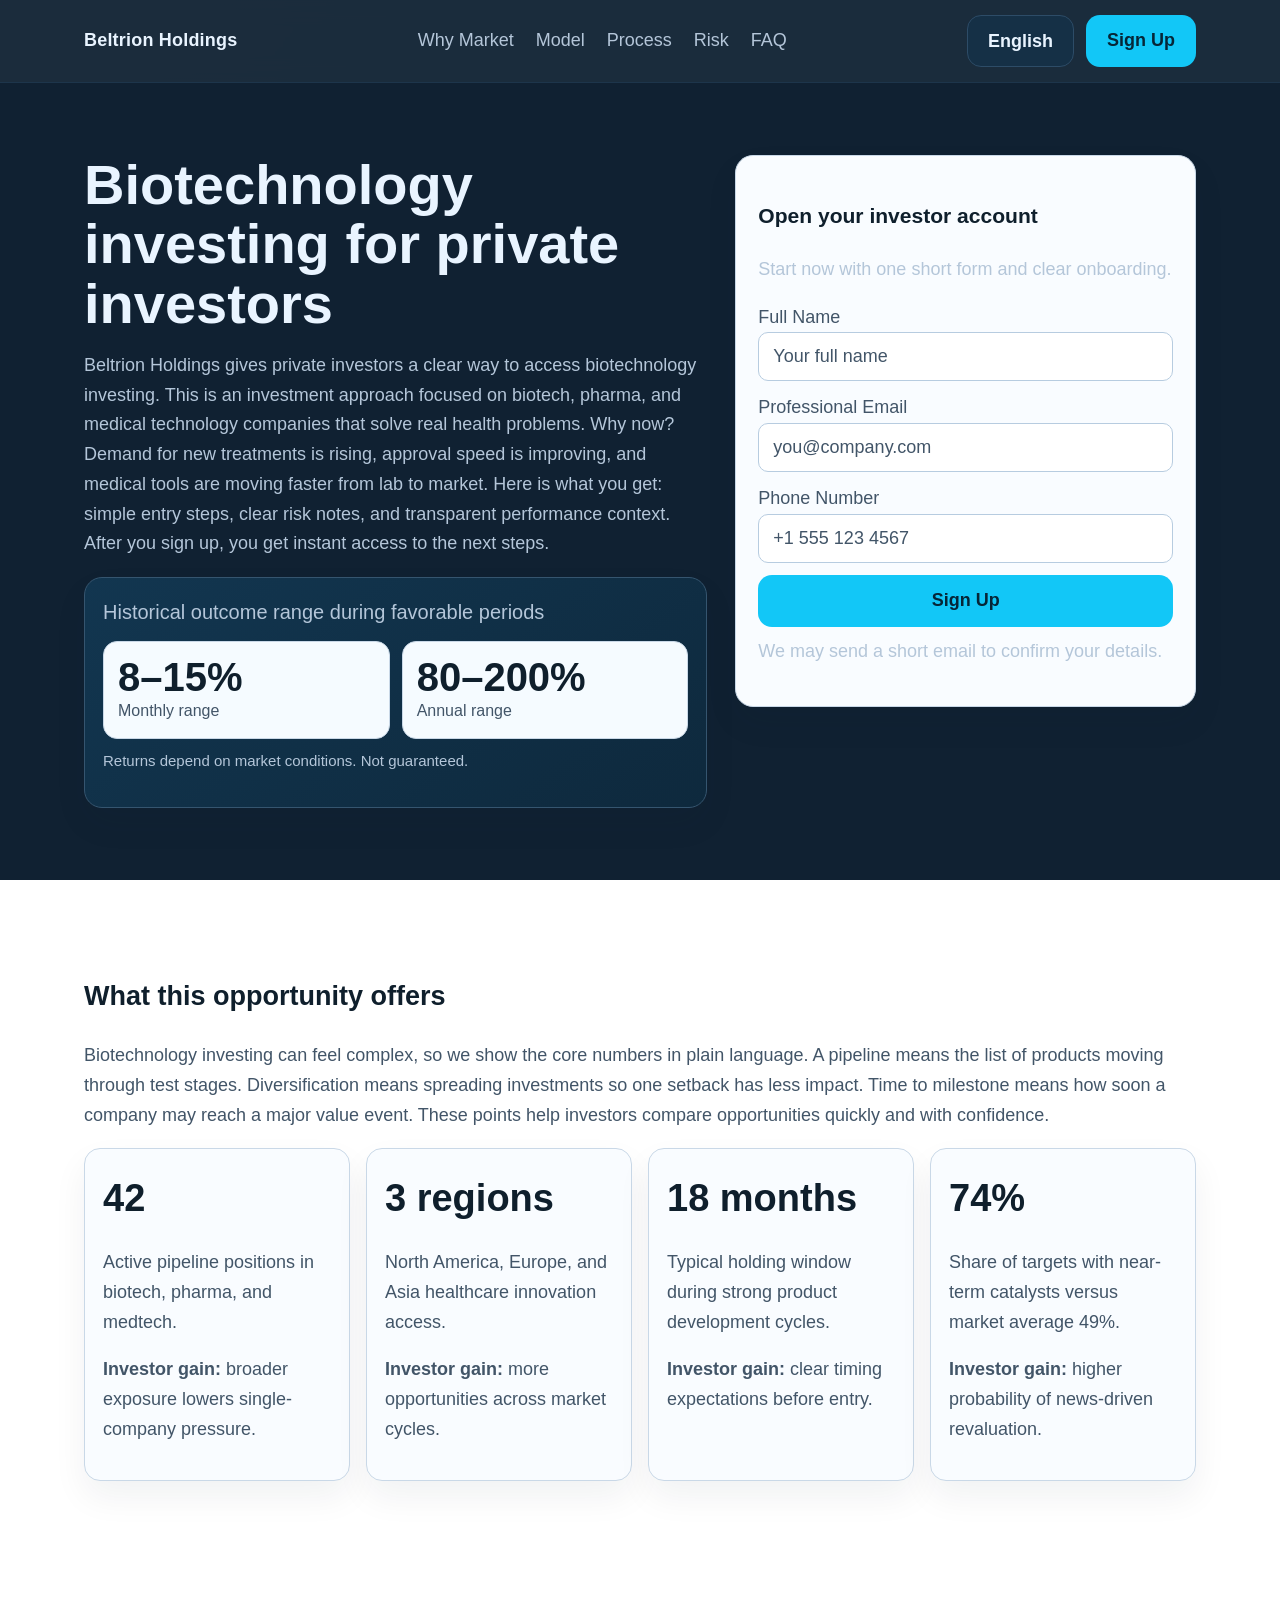
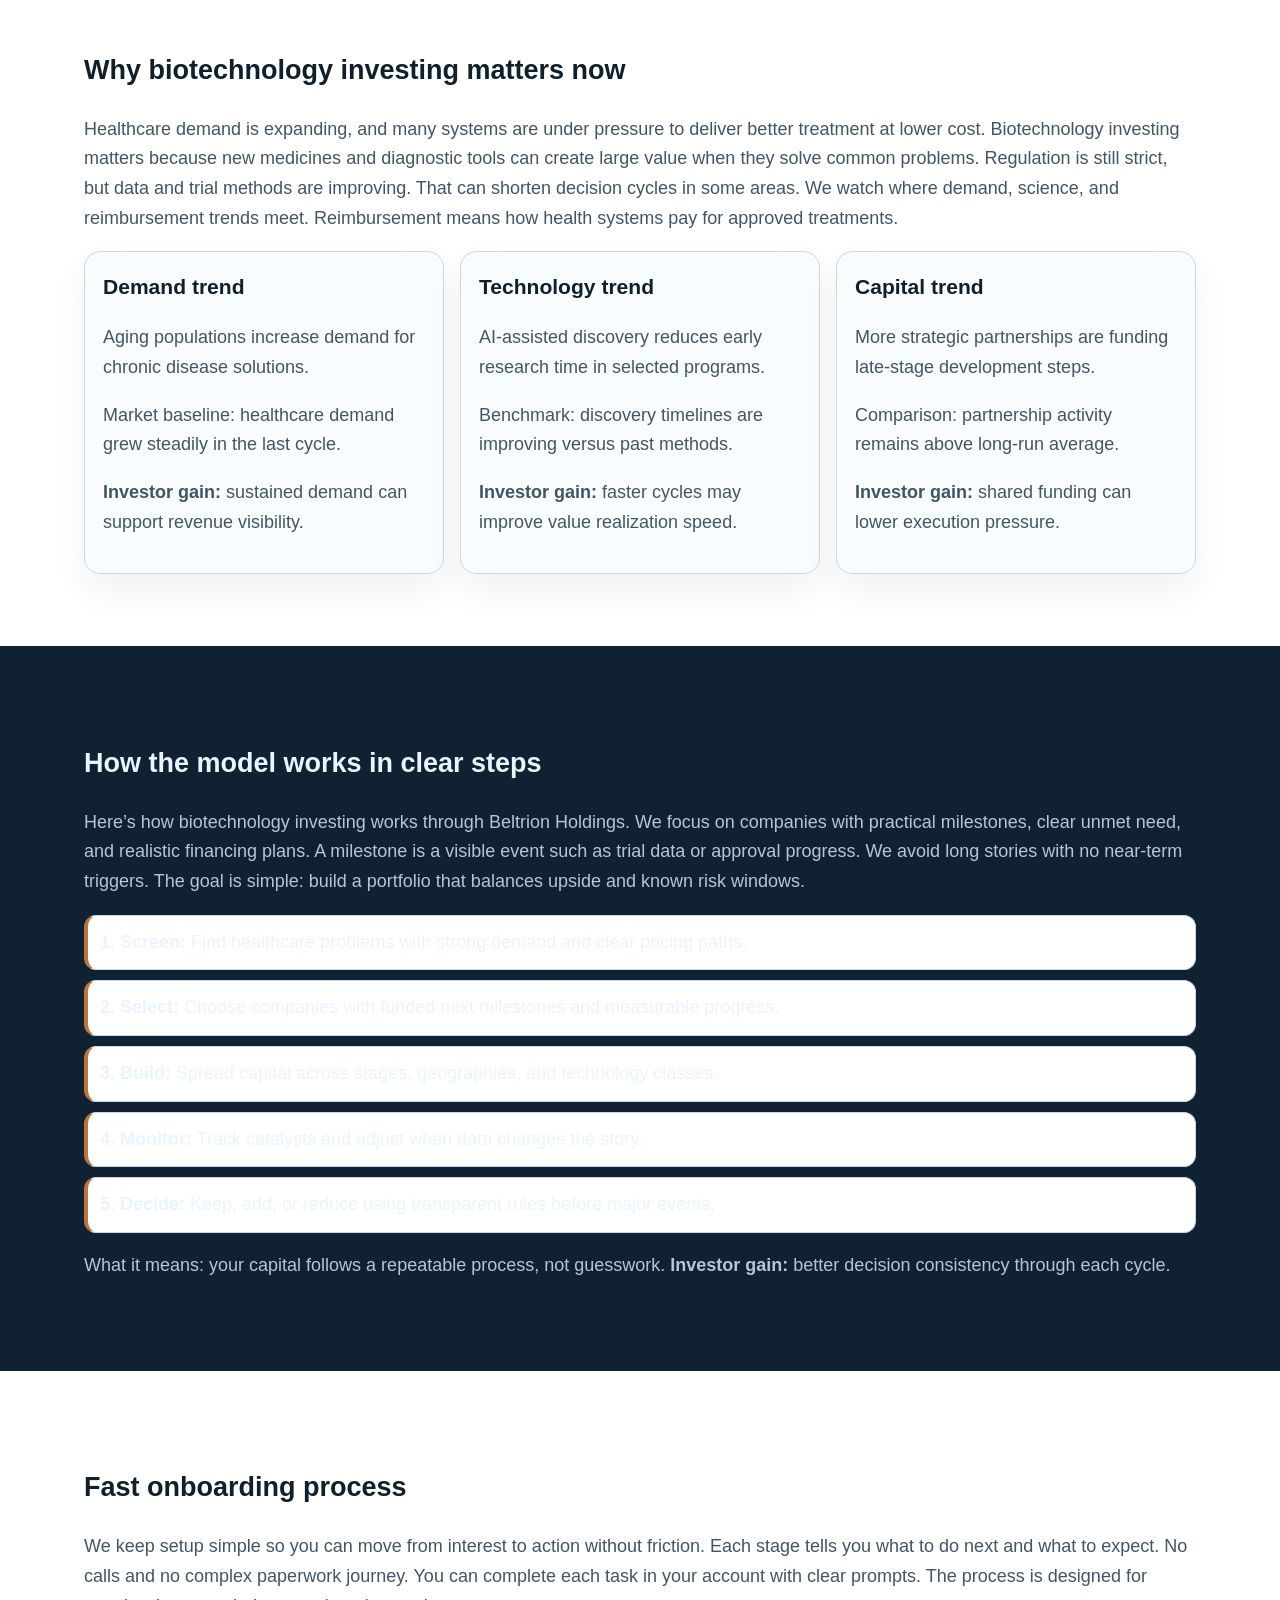
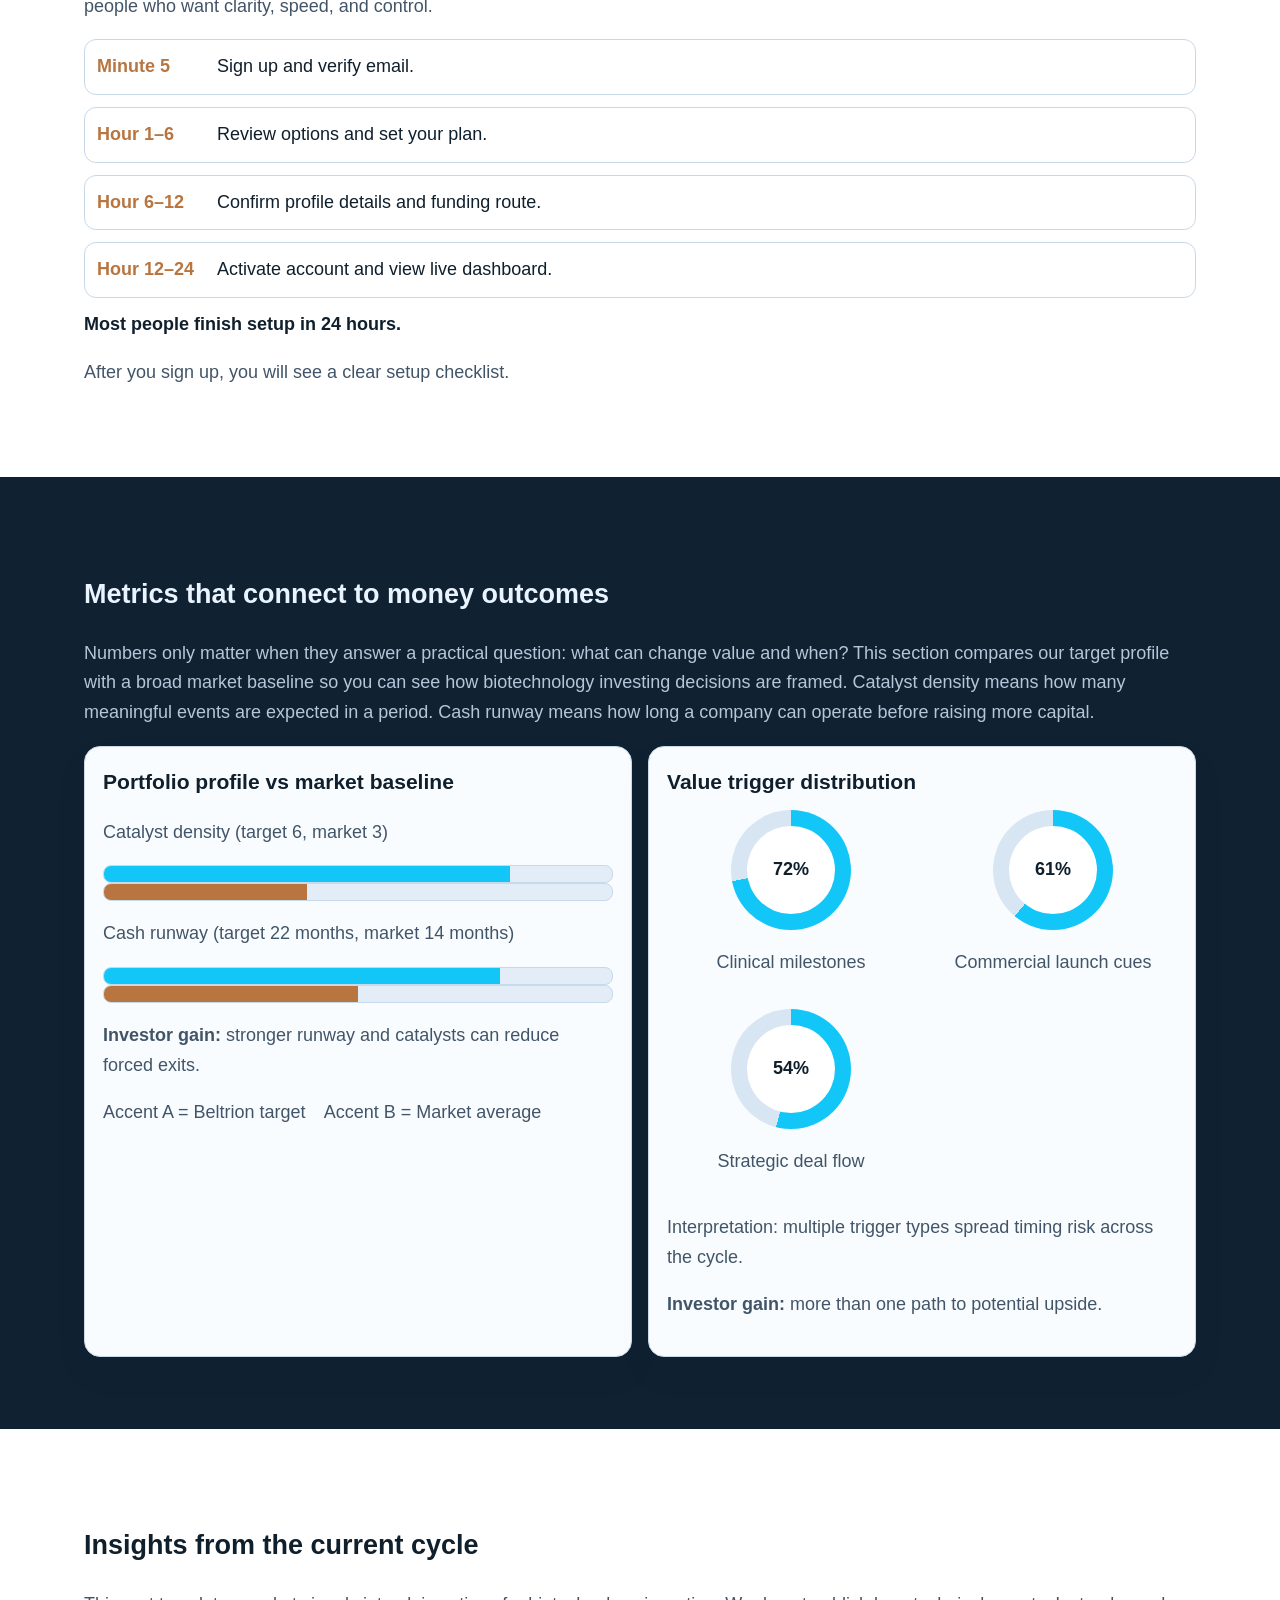
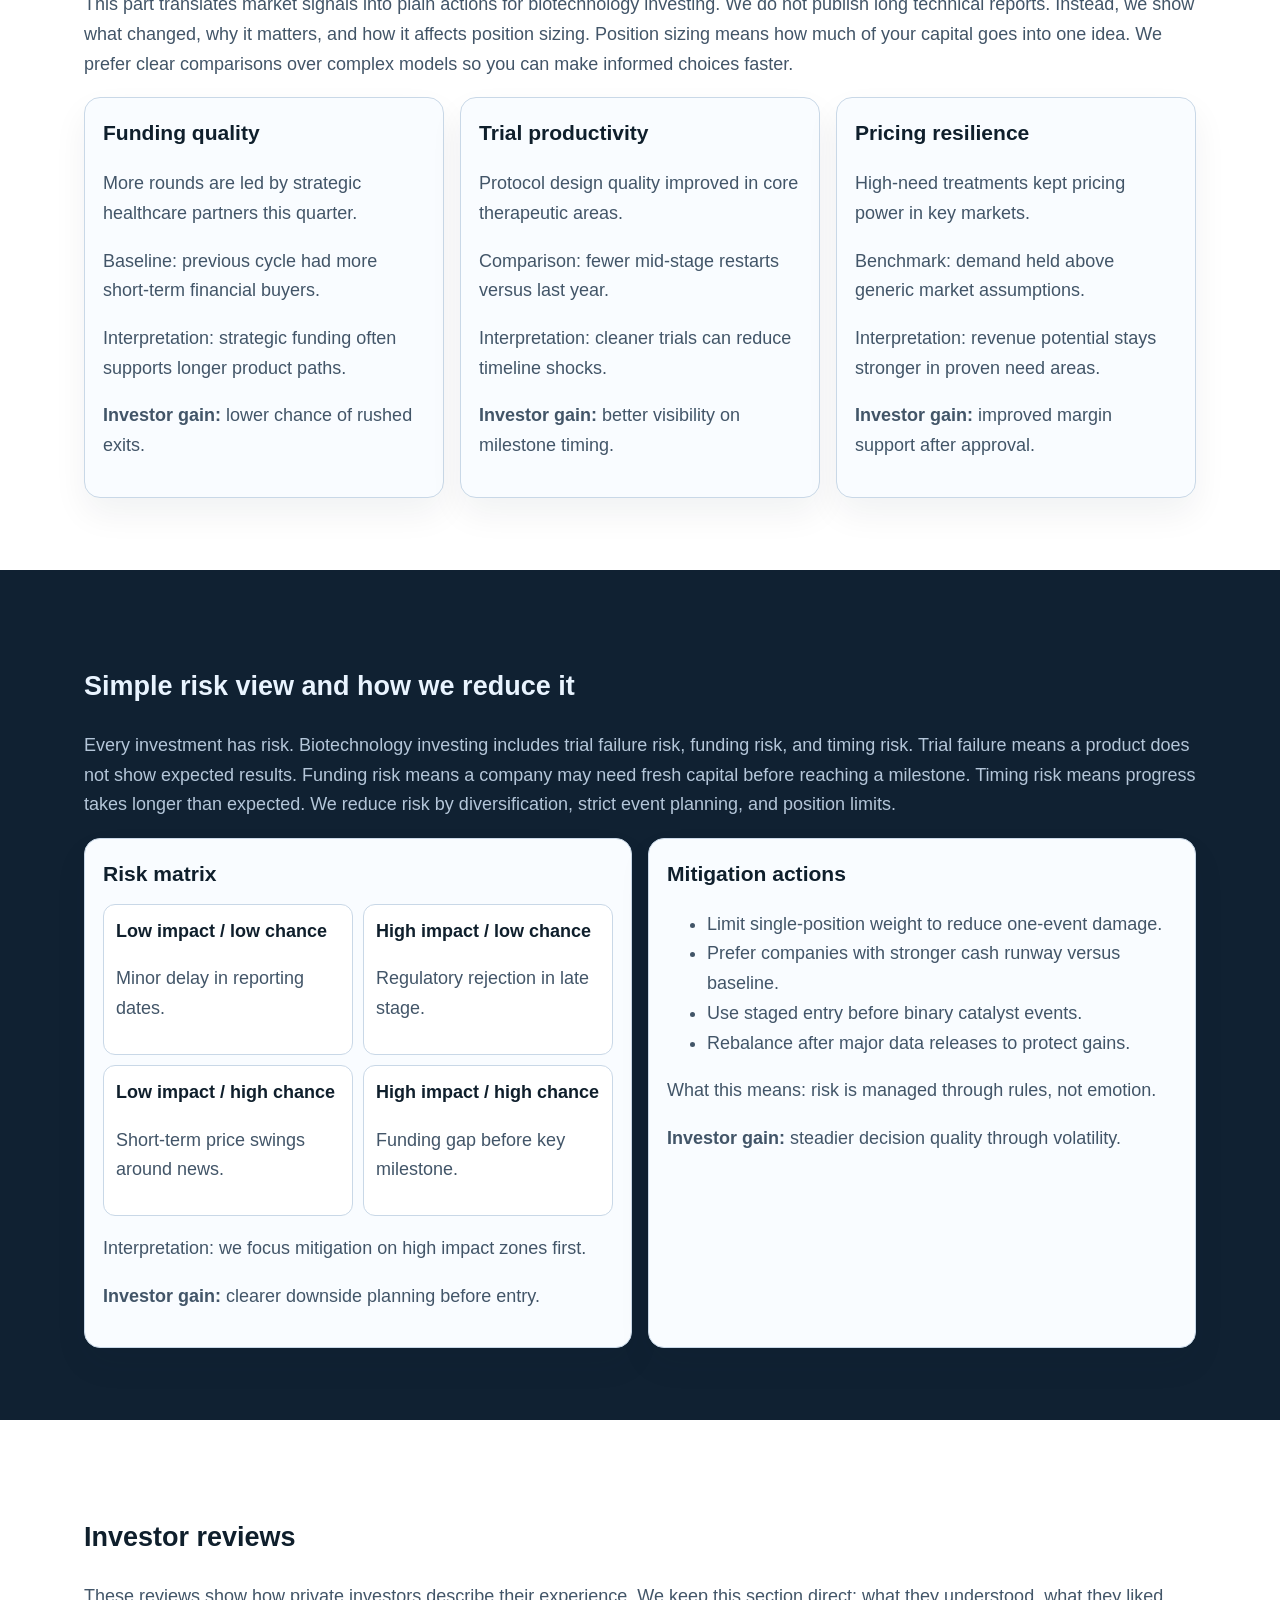
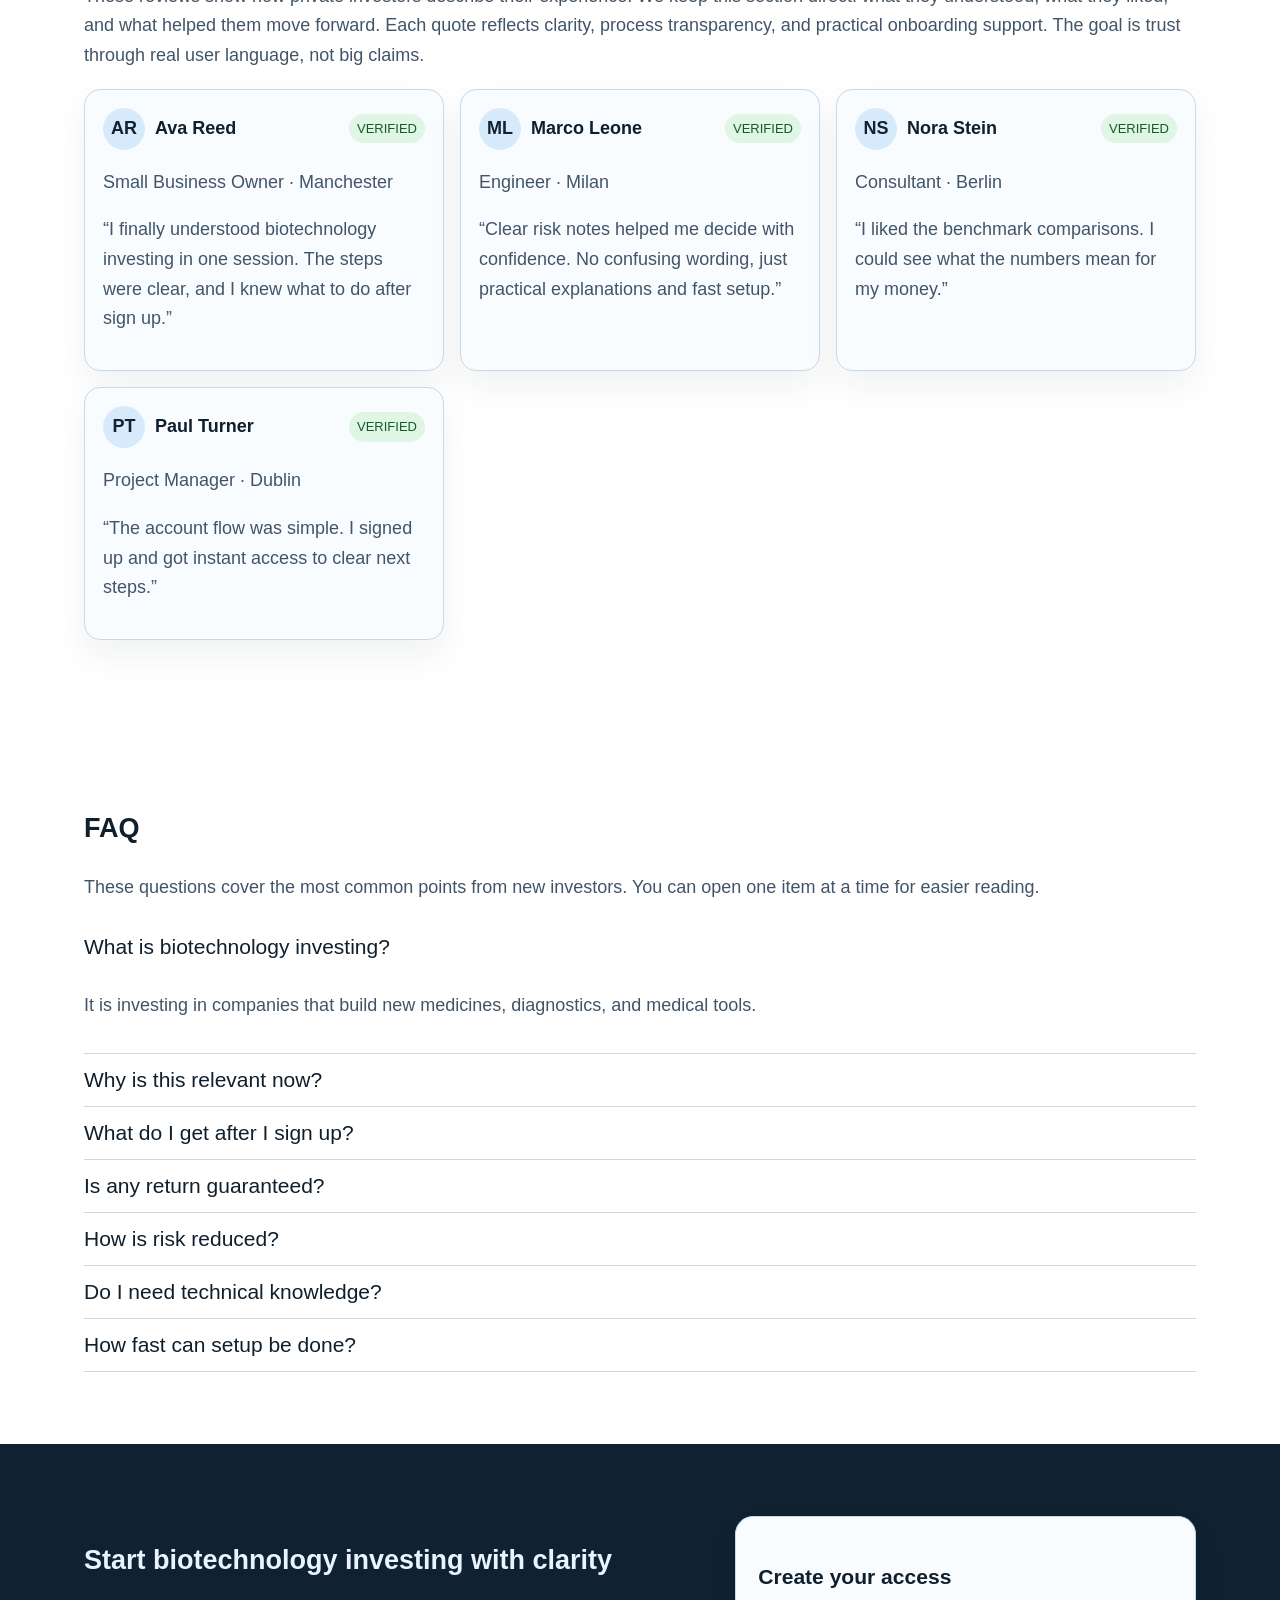
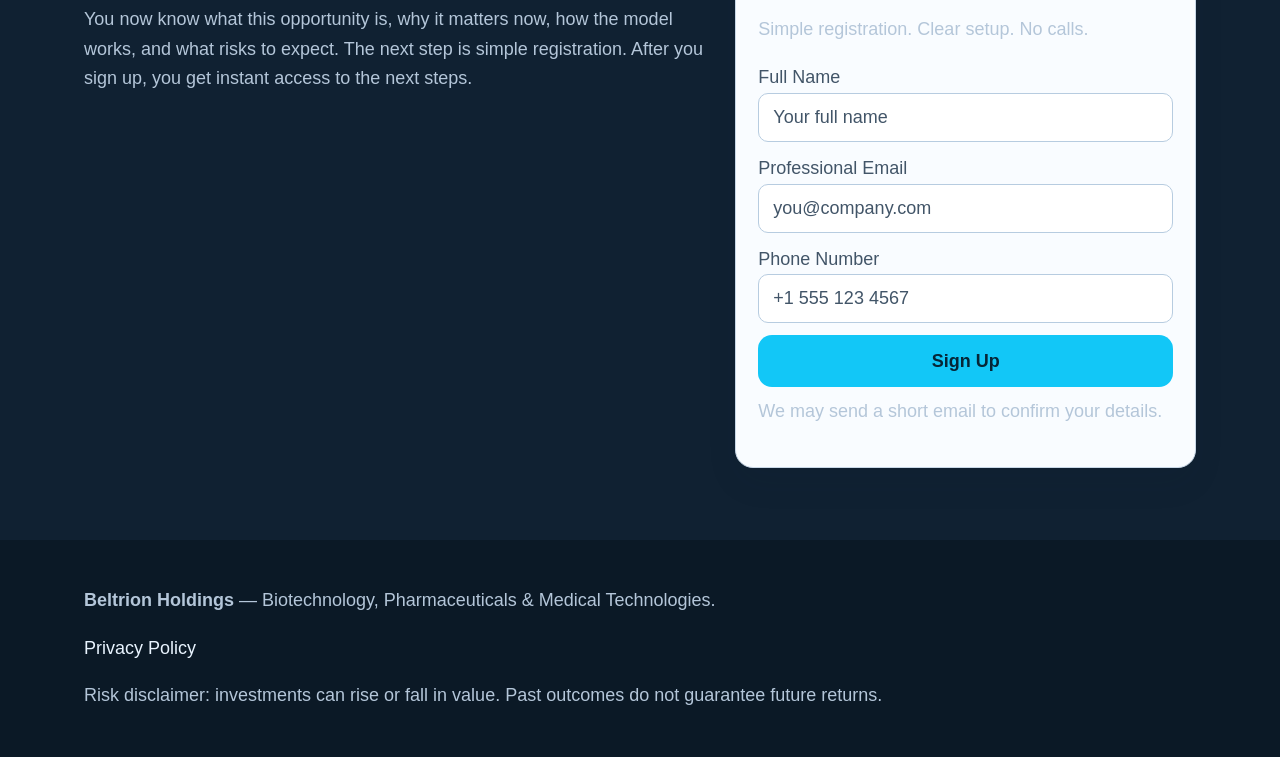
<file: index.html>
<!doctype html>
<html lang="en">
<head>
  <meta charset="utf-8">
  <meta name="viewport" content="width=device-width, initial-scale=1">
  <title>Beltrion Holdings | Biotechnology investing for private investors | English</title>
  <meta name="description" content="Beltrion Holdings explains biotechnology investing in simple English with clear steps, risks, and sign up flow for private investors (English page).">
  <link rel="canonical" href="index.html">
  <link rel="alternate" hreflang="en" href="index.html">
<link rel="alternate" hreflang="de" href="de/index.html">
<link rel="alternate" hreflang="fr" href="fr/index.html">
<link rel="alternate" hreflang="es" href="es/index.html">
<link rel="alternate" hreflang="it" href="it/index.html">
<link rel="alternate" hreflang="tr" href="tr/index.html">
<link rel="alternate" hreflang="pt" href="pt/index.html">
<link rel="alternate" hreflang="ja" href="jp/index.html">
<link rel="alternate" hreflang="sk" href="sk/index.html">
<link rel="alternate" hreflang="nl-BE" href="be/index.html">
<link rel="alternate" hreflang="x-default" href="index.html">
  <meta property="og:title" content="Beltrion Holdings | Biotechnology investing for private investors | English">
  <meta property="og:description" content="Beltrion Holdings explains biotechnology investing in simple English with clear steps, risks, and sign up flow for private investors (English page).">
  <meta property="og:type" content="website">
  <meta property="og:url" content="index.html">
  <meta name="twitter:card" content="summary_large_image">
  <meta name="twitter:title" content="Beltrion Holdings | Biotechnology investing for private investors | English">
  <meta name="twitter:description" content="Beltrion Holdings explains biotechnology investing in simple English with clear steps, risks, and sign up flow for private investors (English page).">
  <link rel="stylesheet" href="assets/style.css">
</head>
<body>
<header class="site-header">
  <div class="container header-inner">
    <a class="brand" href="index.html">Beltrion Holdings</a>
    <nav class="main-nav" aria-label="Main">
      <a href="#why">Why Market</a><a href="#model">Model</a><a href="#process">Process</a><a href="#risk">Risk</a><a href="#faq">FAQ</a>
    </nav>
    <div class="header-actions">
      <div class="lang-switcher">
        <button class="lang-trigger" data-lang-trigger aria-haspopup="true" aria-expanded="false">English</button>
        <div class="lang-menu" data-lang-menu><a href="index.html"><svg class="flag" viewBox="0 0 20 20"><circle cx="10" cy="10" r="10" fill="#0a53a8"/><text x="10" y="13" text-anchor="middle" font-size="7" fill="#fff">GB</text></svg>English</a>
<a href="de/index.html"><svg class="flag" viewBox="0 0 20 20"><circle cx="10" cy="10" r="10" fill="#111"/><text x="10" y="13" text-anchor="middle" font-size="7" fill="#fff">DE</text></svg>Deutsch</a>
<a href="fr/index.html"><svg class="flag" viewBox="0 0 20 20"><circle cx="10" cy="10" r="10" fill="#1543b8"/><text x="10" y="13" text-anchor="middle" font-size="7" fill="#fff">FR</text></svg>Français</a>
<a href="es/index.html"><svg class="flag" viewBox="0 0 20 20"><circle cx="10" cy="10" r="10" fill="#b4342e"/><text x="10" y="13" text-anchor="middle" font-size="7" fill="#fff">ES</text></svg>Español</a>
<a href="it/index.html"><svg class="flag" viewBox="0 0 20 20"><circle cx="10" cy="10" r="10" fill="#2d8d56"/><text x="10" y="13" text-anchor="middle" font-size="7" fill="#fff">IT</text></svg>Italiano</a>
<a href="tr/index.html"><svg class="flag" viewBox="0 0 20 20"><circle cx="10" cy="10" r="10" fill="#b11722"/><text x="10" y="13" text-anchor="middle" font-size="7" fill="#fff">TR</text></svg>Türkçe</a>
<a href="pt/index.html"><svg class="flag" viewBox="0 0 20 20"><circle cx="10" cy="10" r="10" fill="#15613b"/><text x="10" y="13" text-anchor="middle" font-size="7" fill="#fff">PT</text></svg>Português</a>
<a href="jp/index.html"><svg class="flag" viewBox="0 0 20 20"><circle cx="10" cy="10" r="10" fill="#fff"/><text x="10" y="13" text-anchor="middle" font-size="7" fill="#b30022">JP</text></svg>日本語</a>
<a href="sk/index.html"><svg class="flag" viewBox="0 0 20 20"><circle cx="10" cy="10" r="10" fill="#2f5db2"/><text x="10" y="13" text-anchor="middle" font-size="7" fill="#fff">SK</text></svg>Slovak</a>
<a href="be/index.html"><svg class="flag" viewBox="0 0 20 20"><circle cx="10" cy="10" r="10" fill="#1f1f1f"/><text x="10" y="13" text-anchor="middle" font-size="7" fill="#ffd54f">BE</text></svg>Nederlands (BE)</a></div>
      </div>
      <a href="#signup-final" class="btn btn-primary">Sign Up</a>
    </div>
    <button class="menu-toggle" data-open-drawer aria-label="Open menu">☰</button>
  </div>
</header>

<div class="mobile-drawer" data-drawer>
  <div class="drawer-panel" role="dialog" aria-modal="true" aria-label="Mobile menu">
    <div class="drawer-header"><strong>Menu</strong><button data-close-drawer aria-label="Close menu">✕</button></div>
    <p><a href="#why">Why Market</a></p><p><a href="#model">Model</a></p><p><a href="#process">Process</a></p><p><a href="#risk">Risk</a></p><p><a href="#faq">FAQ</a></p>
    <div class="lang-switcher"><button class="lang-trigger">English</button><div class="lang-menu open"><a href="index.html"><svg class="flag" viewBox="0 0 20 20"><circle cx="10" cy="10" r="10" fill="#0a53a8"/><text x="10" y="13" text-anchor="middle" font-size="7" fill="#fff">GB</text></svg>English</a>
<a href="de/index.html"><svg class="flag" viewBox="0 0 20 20"><circle cx="10" cy="10" r="10" fill="#111"/><text x="10" y="13" text-anchor="middle" font-size="7" fill="#fff">DE</text></svg>Deutsch</a>
<a href="fr/index.html"><svg class="flag" viewBox="0 0 20 20"><circle cx="10" cy="10" r="10" fill="#1543b8"/><text x="10" y="13" text-anchor="middle" font-size="7" fill="#fff">FR</text></svg>Français</a>
<a href="es/index.html"><svg class="flag" viewBox="0 0 20 20"><circle cx="10" cy="10" r="10" fill="#b4342e"/><text x="10" y="13" text-anchor="middle" font-size="7" fill="#fff">ES</text></svg>Español</a>
<a href="it/index.html"><svg class="flag" viewBox="0 0 20 20"><circle cx="10" cy="10" r="10" fill="#2d8d56"/><text x="10" y="13" text-anchor="middle" font-size="7" fill="#fff">IT</text></svg>Italiano</a>
<a href="tr/index.html"><svg class="flag" viewBox="0 0 20 20"><circle cx="10" cy="10" r="10" fill="#b11722"/><text x="10" y="13" text-anchor="middle" font-size="7" fill="#fff">TR</text></svg>Türkçe</a>
<a href="pt/index.html"><svg class="flag" viewBox="0 0 20 20"><circle cx="10" cy="10" r="10" fill="#15613b"/><text x="10" y="13" text-anchor="middle" font-size="7" fill="#fff">PT</text></svg>Português</a>
<a href="jp/index.html"><svg class="flag" viewBox="0 0 20 20"><circle cx="10" cy="10" r="10" fill="#fff"/><text x="10" y="13" text-anchor="middle" font-size="7" fill="#b30022">JP</text></svg>日本語</a>
<a href="sk/index.html"><svg class="flag" viewBox="0 0 20 20"><circle cx="10" cy="10" r="10" fill="#2f5db2"/><text x="10" y="13" text-anchor="middle" font-size="7" fill="#fff">SK</text></svg>Slovak</a>
<a href="be/index.html"><svg class="flag" viewBox="0 0 20 20"><circle cx="10" cy="10" r="10" fill="#1f1f1f"/><text x="10" y="13" text-anchor="middle" font-size="7" fill="#ffd54f">BE</text></svg>Nederlands (BE)</a></div></div>
    <p><a href="#signup-final" class="btn btn-primary">Sign Up</a></p>
  </div>
</div>

<main>
<section class="section dark">
  <div class="container hero-grid reveal">
    <div>
      <h1>Biotechnology investing for private investors</h1>
      <p class="hero-intro">Beltrion Holdings gives private investors a clear way to access biotechnology investing. This is an investment approach focused on biotech, pharma, and medical technology companies that solve real health problems. Why now? Demand for new treatments is rising, approval speed is improving, and medical tools are moving faster from lab to market. Here is what you get: simple entry steps, clear risk notes, and transparent performance context. After you sign up, you get instant access to the next steps.</p>
      <div class="performance-panel">
        <p class="performance-title">Historical outcome range during favorable periods</p>
        <div class="perf-grid">
          <div class="perf-item"><div class="perf-value">8–15%</div><div class="perf-label">Monthly range</div></div>
          <div class="perf-item"><div class="perf-value">80–200%</div><div class="perf-label">Annual range</div></div>
        </div>
        <p class="perf-note">Returns depend on market conditions. Not guaranteed.</p>
      </div>
    </div>
    <form class="form-card" id="signup-hero">
      <h3 class="form-title">Open your investor account</h3>
      <p class="form-sub">Start now with one short form and clear onboarding.</p>
      <div class="form-stack">
        <label>Full Name<input type="text" placeholder="Your full name" required></label>
        <label>Professional Email<input type="email" placeholder="you@company.com" required></label>
        <label>Phone Number<input type="tel" placeholder="+1 555 123 4567" required></label>
        <button class="btn btn-primary" type="submit">Sign Up</button>
      </div>
      <p class="form-note">We may send a short email to confirm your details.</p>
    </form>
  </div>
</section>

<section class="section light kpi-strip"><div class="container reveal"><h2>What this opportunity offers</h2><p>Biotechnology investing can feel complex, so we show the core numbers in plain language. A pipeline means the list of products moving through test stages. Diversification means spreading investments so one setback has less impact. Time to milestone means how soon a company may reach a major value event. These points help investors compare opportunities quickly and with confidence.</p><div class="grid-4"><article class="card"><h3>42</h3><p>Active pipeline positions in biotech, pharma, and medtech.</p><p><strong>Investor gain:</strong> broader exposure lowers single-company pressure.</p></article><article class="card"><h3>3 regions</h3><p>North America, Europe, and Asia healthcare innovation access.</p><p><strong>Investor gain:</strong> more opportunities across market cycles.</p></article><article class="card"><h3>18 months</h3><p>Typical holding window during strong product development cycles.</p><p><strong>Investor gain:</strong> clear timing expectations before entry.</p></article><article class="card"><h3>74%</h3><p>Share of targets with near-term catalysts versus market average 49%.</p><p><strong>Investor gain:</strong> higher probability of news-driven revaluation.</p></article></div></div></section>

<section id="why" class="section light"><div class="container reveal"><h2>Why biotechnology investing matters now</h2><p>Healthcare demand is expanding, and many systems are under pressure to deliver better treatment at lower cost. Biotechnology investing matters because new medicines and diagnostic tools can create large value when they solve common problems. Regulation is still strict, but data and trial methods are improving. That can shorten decision cycles in some areas. We watch where demand, science, and reimbursement trends meet. Reimbursement means how health systems pay for approved treatments.</p><div class="grid-3"><article class="card"><h3>Demand trend</h3><p>Aging populations increase demand for chronic disease solutions.</p><p class="muted">Market baseline: healthcare demand grew steadily in the last cycle.</p><p><strong>Investor gain:</strong> sustained demand can support revenue visibility.</p></article><article class="card"><h3>Technology trend</h3><p>AI-assisted discovery reduces early research time in selected programs.</p><p class="muted">Benchmark: discovery timelines are improving versus past methods.</p><p><strong>Investor gain:</strong> faster cycles may improve value realization speed.</p></article><article class="card"><h3>Capital trend</h3><p>More strategic partnerships are funding late-stage development steps.</p><p class="muted">Comparison: partnership activity remains above long-run average.</p><p><strong>Investor gain:</strong> shared funding can lower execution pressure.</p></article></div></div></section>

<section id="model" class="section dark"><div class="container reveal"><h2>How the model works in clear steps</h2><p>Here’s how biotechnology investing works through Beltrion Holdings. We focus on companies with practical milestones, clear unmet need, and realistic financing plans. A milestone is a visible event such as trial data or approval progress. We avoid long stories with no near-term triggers. The goal is simple: build a portfolio that balances upside and known risk windows.</p><div class="diagram"><div class="diagram-step"><strong>1. Screen:</strong> Find healthcare problems with strong demand and clear pricing paths.</div><div class="diagram-step"><strong>2. Select:</strong> Choose companies with funded next milestones and measurable progress.</div><div class="diagram-step"><strong>3. Build:</strong> Spread capital across stages, geographies, and technology classes.</div><div class="diagram-step"><strong>4. Monitor:</strong> Track catalysts and adjust when data changes the story.</div><div class="diagram-step"><strong>5. Decide:</strong> Keep, add, or reduce using transparent rules before major events.</div></div><p>What it means: your capital follows a repeatable process, not guesswork. <strong>Investor gain:</strong> better decision consistency through each cycle.</p></div></section>

<section id="process" class="section light"><div class="container reveal"><h2>Fast onboarding process</h2><p>We keep setup simple so you can move from interest to action without friction. Each stage tells you what to do next and what to expect. No calls and no complex paperwork journey. You can complete each task in your account with clear prompts. The process is designed for people who want clarity, speed, and control.</p><div class="process-steps"><div class="process-step"><span class="process-time">Minute 5</span><span>Sign up and verify email.</span></div><div class="process-step"><span class="process-time">Hour 1–6</span><span>Review options and set your plan.</span></div><div class="process-step"><span class="process-time">Hour 6–12</span><span>Confirm profile details and funding route.</span></div><div class="process-step"><span class="process-time">Hour 12–24</span><span>Activate account and view live dashboard.</span></div></div><p class="process-proof">Most people finish setup in 24 hours.</p><p>After you sign up, you will see a clear setup checklist.</p></div></section>

<section class="section dark"><div class="container reveal"><h2>Metrics that connect to money outcomes</h2><p>Numbers only matter when they answer a practical question: what can change value and when? This section compares our target profile with a broad market baseline so you can see how biotechnology investing decisions are framed. Catalyst density means how many meaningful events are expected in a period. Cash runway means how long a company can operate before raising more capital.</p><div class="grid-2"><article class="card compare-bars"><h3>Portfolio profile vs market baseline</h3><div class="row"><p>Catalyst density (target 6, market 3)</p><div class="bar-track"><span class="bar-a" style="width:80%"></span></div><div class="bar-track"><span class="bar-b" style="width:40%"></span></div></div><div class="row"><p>Cash runway (target 22 months, market 14 months)</p><div class="bar-track"><span class="bar-a" style="width:78%"></span></div><div class="bar-track"><span class="bar-b" style="width:50%"></span></div></div><p><strong>Investor gain:</strong> stronger runway and catalysts can reduce forced exits.</p><div class="legend"><span>Accent A = Beltrion target</span><span>Accent B = Market average</span></div></article><article class="card"><h3>Value trigger distribution</h3><div class="ring-wrap"><div class="ring-card"><div class="ring" style="--value:72%" data-label="72%"></div><p>Clinical milestones</p></div><div class="ring-card"><div class="ring" style="--value:61%" data-label="61%"></div><p>Commercial launch cues</p></div><div class="ring-card"><div class="ring" style="--value:54%" data-label="54%"></div><p>Strategic deal flow</p></div></div><p>Interpretation: multiple trigger types spread timing risk across the cycle.</p><p><strong>Investor gain:</strong> more than one path to potential upside.</p></article></div></div></section>

<section class="section light"><div class="container reveal"><h2>Insights from the current cycle</h2><p>This part translates market signals into plain actions for biotechnology investing. We do not publish long technical reports. Instead, we show what changed, why it matters, and how it affects position sizing. Position sizing means how much of your capital goes into one idea. We prefer clear comparisons over complex models so you can make informed choices faster.</p><div class="grid-3"><article class="card"><h3>Funding quality</h3><p>More rounds are led by strategic healthcare partners this quarter.</p><p class="muted">Baseline: previous cycle had more short-term financial buyers.</p><p>Interpretation: strategic funding often supports longer product paths.</p><p><strong>Investor gain:</strong> lower chance of rushed exits.</p></article><article class="card"><h3>Trial productivity</h3><p>Protocol design quality improved in core therapeutic areas.</p><p class="muted">Comparison: fewer mid-stage restarts versus last year.</p><p>Interpretation: cleaner trials can reduce timeline shocks.</p><p><strong>Investor gain:</strong> better visibility on milestone timing.</p></article><article class="card"><h3>Pricing resilience</h3><p>High-need treatments kept pricing power in key markets.</p><p class="muted">Benchmark: demand held above generic market assumptions.</p><p>Interpretation: revenue potential stays stronger in proven need areas.</p><p><strong>Investor gain:</strong> improved margin support after approval.</p></article></div></div></section>

<section id="risk" class="section dark"><div class="container reveal"><h2>Simple risk view and how we reduce it</h2><p>Every investment has risk. Biotechnology investing includes trial failure risk, funding risk, and timing risk. Trial failure means a product does not show expected results. Funding risk means a company may need fresh capital before reaching a milestone. Timing risk means progress takes longer than expected. We reduce risk by diversification, strict event planning, and position limits.</p><div class="grid-2"><article class="card"><h3>Risk matrix</h3><div class="matrix"><div><strong>Low impact / low chance</strong><p>Minor delay in reporting dates.</p></div><div><strong>High impact / low chance</strong><p>Regulatory rejection in late stage.</p></div><div><strong>Low impact / high chance</strong><p>Short-term price swings around news.</p></div><div><strong>High impact / high chance</strong><p>Funding gap before key milestone.</p></div></div><p>Interpretation: we focus mitigation on high impact zones first.</p><p><strong>Investor gain:</strong> clearer downside planning before entry.</p></article><article class="card"><h3>Mitigation actions</h3><ul><li>Limit single-position weight to reduce one-event damage.</li><li>Prefer companies with stronger cash runway versus baseline.</li><li>Use staged entry before binary catalyst events.</li><li>Rebalance after major data releases to protect gains.</li></ul><p>What this means: risk is managed through rules, not emotion.</p><p><strong>Investor gain:</strong> steadier decision quality through volatility.</p></article></div></div></section>

<section class="section light"><div class="container reveal"><h2>Investor reviews</h2><p>These reviews show how private investors describe their experience. We keep this section direct: what they understood, what they liked, and what helped them move forward. Each quote reflects clarity, process transparency, and practical onboarding support. The goal is trust through real user language, not big claims.</p><div class="grid-2"><article class="card"><div class="review-head"><div class="avatar">AR</div><strong>Ava Reed</strong><span class="verified">VERIFIED</span></div><p class="muted">Small Business Owner · Manchester</p><p>“I finally understood biotechnology investing in one session. The steps were clear, and I knew what to do after sign up.”</p></article><article class="card"><div class="review-head"><div class="avatar">ML</div><strong>Marco Leone</strong><span class="verified">VERIFIED</span></div><p class="muted">Engineer · Milan</p><p>“Clear risk notes helped me decide with confidence. No confusing wording, just practical explanations and fast setup.”</p></article><article class="card"><div class="review-head"><div class="avatar">NS</div><strong>Nora Stein</strong><span class="verified">VERIFIED</span></div><p class="muted">Consultant · Berlin</p><p>“I liked the benchmark comparisons. I could see what the numbers mean for my money.”</p></article><article class="card"><div class="review-head"><div class="avatar">PT</div><strong>Paul Turner</strong><span class="verified">VERIFIED</span></div><p class="muted">Project Manager · Dublin</p><p>“The account flow was simple. I signed up and got instant access to clear next steps.”</p></article></div></div></section>

<section id="faq" class="section light"><div class="container reveal"><h2>FAQ</h2><p>These questions cover the most common points from new investors. You can open one item at a time for easier reading.</p><div class="faq-list"><div class="faq-item open"><button class="faq-q">What is biotechnology investing?</button><div class="faq-answer"><p>It is investing in companies that build new medicines, diagnostics, and medical tools.</p></div></div><div class="faq-item"><button class="faq-q">Why is this relevant now?</button><div class="faq-answer"><p>Healthcare demand is rising and innovation cycles are moving faster in key areas.</p></div></div><div class="faq-item"><button class="faq-q">What do I get after I sign up?</button><div class="faq-answer"><p>After you sign up, you can review the options and choose what to do next.</p></div></div><div class="faq-item"><button class="faq-q">Is any return guaranteed?</button><div class="faq-answer"><p>No. Returns depend on market conditions, company progress, and timing.</p></div></div><div class="faq-item"><button class="faq-q">How is risk reduced?</button><div class="faq-answer"><p>Through diversification, position limits, and milestone-based monitoring.</p></div></div><div class="faq-item"><button class="faq-q">Do I need technical knowledge?</button><div class="faq-answer"><p>No. We explain key terms in plain language and keep steps simple.</p></div></div><div class="faq-item"><button class="faq-q">How fast can setup be done?</button><div class="faq-answer"><p>Most people finish setup in 24 hours with the account checklist.</p></div></div></div></div></section>

<section id="signup-final" class="section dark"><div class="container hero-grid reveal"><div><h2>Start biotechnology investing with clarity</h2><p>You now know what this opportunity is, why it matters now, how the model works, and what risks to expect. The next step is simple registration. After you sign up, you get instant access to the next steps.</p></div><form class="form-card"><h3 class="form-title">Create your access</h3><p class="form-sub">Simple registration. Clear setup. No calls.</p><div class="form-stack"><label>Full Name<input type="text" placeholder="Your full name" required></label><label>Professional Email<input type="email" placeholder="you@company.com" required></label><label>Phone Number<input type="tel" placeholder="+1 555 123 4567" required></label><button class="btn btn-primary" type="submit">Sign Up</button></div><p class="form-note">We may send a short email to confirm your details.</p></form></div></section>
</main>

<footer class="site-footer"><div class="container"><p><strong>Beltrion Holdings</strong> — Biotechnology, Pharmaceuticals & Medical Technologies.</p><p><a href="#" data-open-modal>Privacy Policy</a></p><p>Risk disclaimer: investments can rise or fall in value. Past outcomes do not guarantee future returns.</p></div></footer>

<div class="modal" data-modal><div class="modal-box" role="dialog" aria-modal="true" aria-label="Privacy Policy"><div class="modal-head"><h3>Privacy Policy</h3><button data-close-modal aria-label="Close policy">✕</button></div><div class="modal-body"><h4>Introduction</h4><p>We explain data use in plain language so you can make informed choices.</p><h4>Data collection</h4><p>We collect name, email, phone, and account activity needed for onboarding.</p><h4>Legal basis</h4><p>We process data to deliver requested services and meet legal obligations.</p><h4>Cookies</h4><p>Cookies keep your session secure and help us improve page performance.</p><h4>Retention</h4><p>We keep data only as long as needed for service and legal records.</p><h4>Third-party sharing</h4><p>We share limited data with trusted providers for hosting and communication.</p><h4>Security</h4><p>We use access controls, monitoring, and encryption to protect personal data.</p><h4>User rights</h4><p>You may request access, correction, deletion, or export of your data.</p><h4>International transfers</h4><p>When data crosses borders, we apply contractual safeguards for protection.</p><h4>Industry risk disclosure</h4><p>Healthcare investing carries volatility and timing risk. Returns are never guaranteed.</p><h4>Contact</h4><p>Email privacy@beltrion-holdings.example for data requests or policy questions.</p></div><div class="modal-foot"><button class="btn" data-close-modal>Close</button></div></div></div>

<script type="application/ld+json">{"@context":"https://schema.org","@type":"Organization","name":"Beltrion Holdings","url":"index.html"}</script>
<script type="application/ld+json">{"@context":"https://schema.org","@type":"WebSite","name":"Beltrion Holdings","url":"index.html"}</script>
<script type="application/ld+json">{"@context":"https://schema.org","@type":"FAQPage","mainEntity":[{"@type":"Question","name":"What is biotechnology investing?","acceptedAnswer":{"@type":"Answer","text":"It is investing in companies that build medicines, diagnostics, and medical tools."}},{"@type":"Question","name":"What do I get after I sign up?","acceptedAnswer":{"@type":"Answer","text":"After you sign up, you can review the options and choose what to do next."}}]}</script>
<script type="application/ld+json">{"@context":"https://schema.org","@type":"Review","author":{"@type":"Person","name":"Ava Reed"},"reviewBody":"I finally understood biotechnology investing in one session.","itemReviewed":{"@type":"Service","name":"Beltrion Holdings Investor Access"}}</script>
<script src="assets/app.js" defer></script>
</body>
</html>
</file>
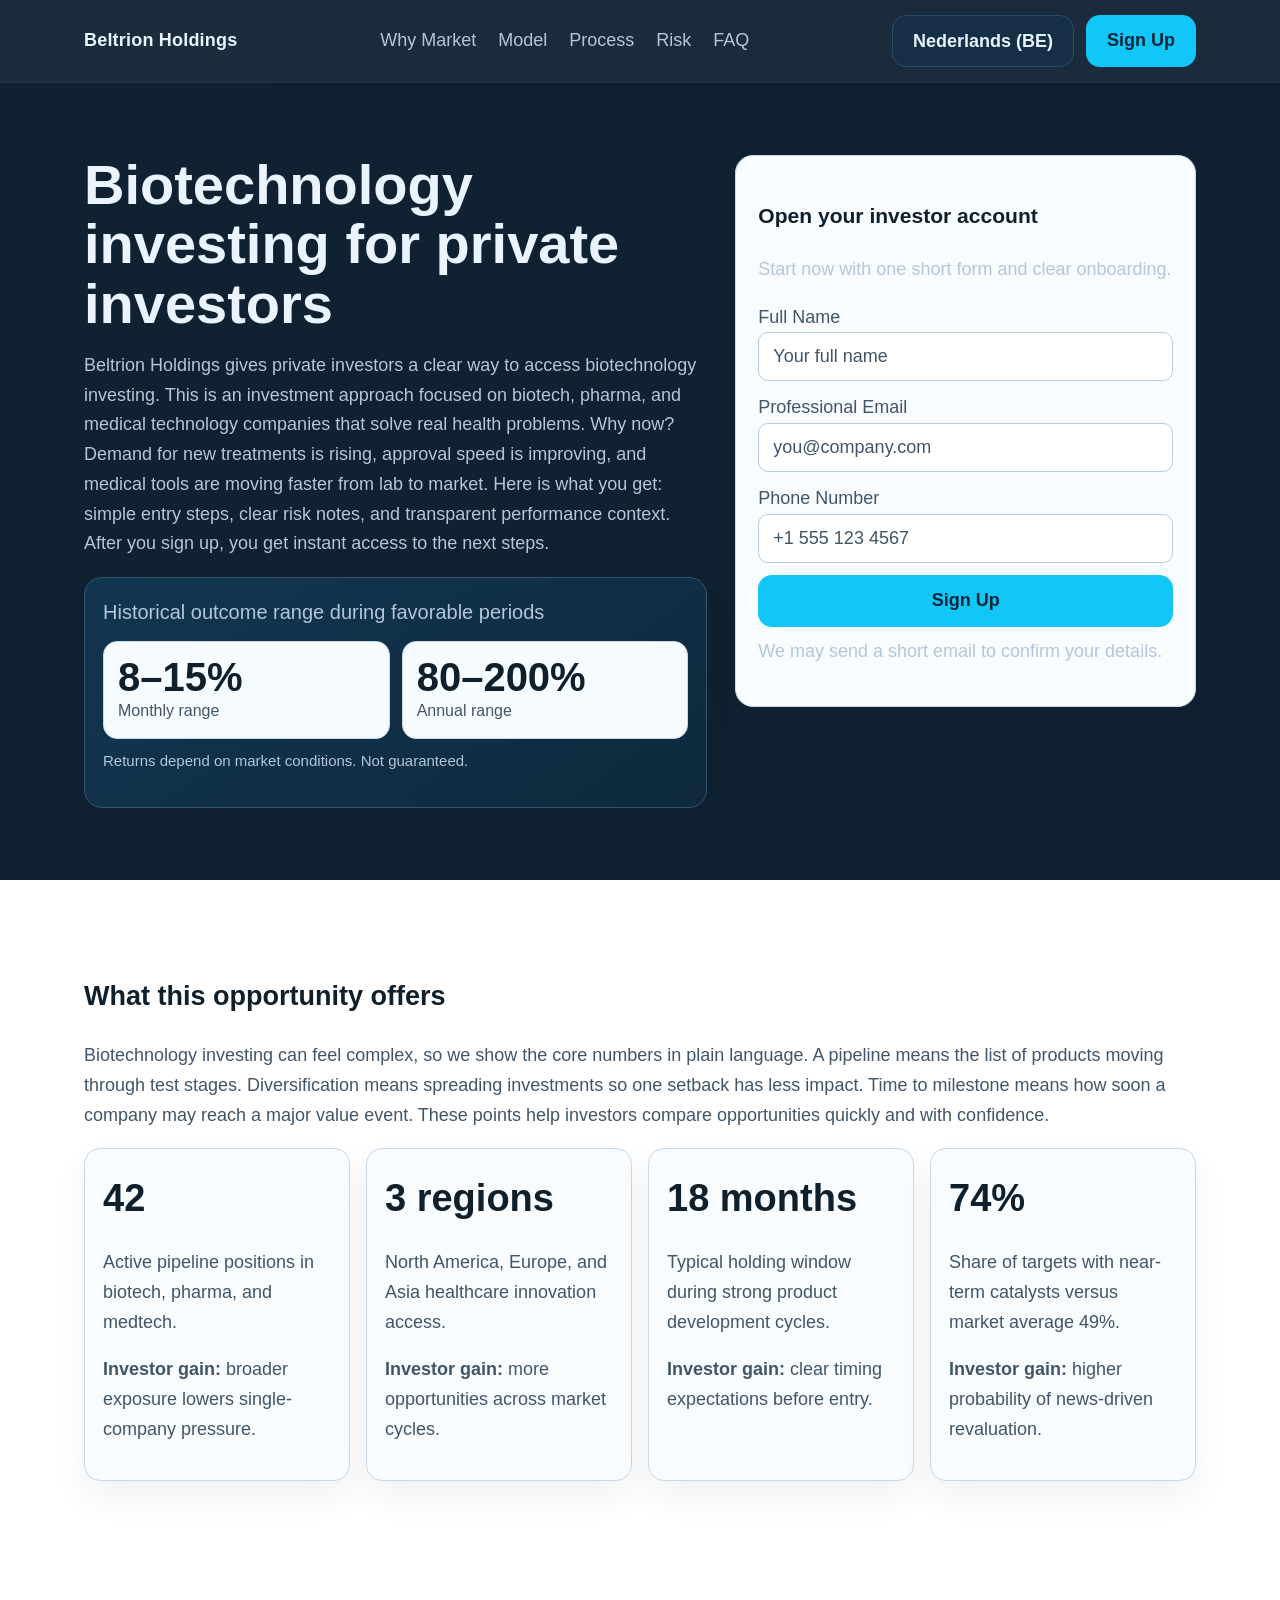
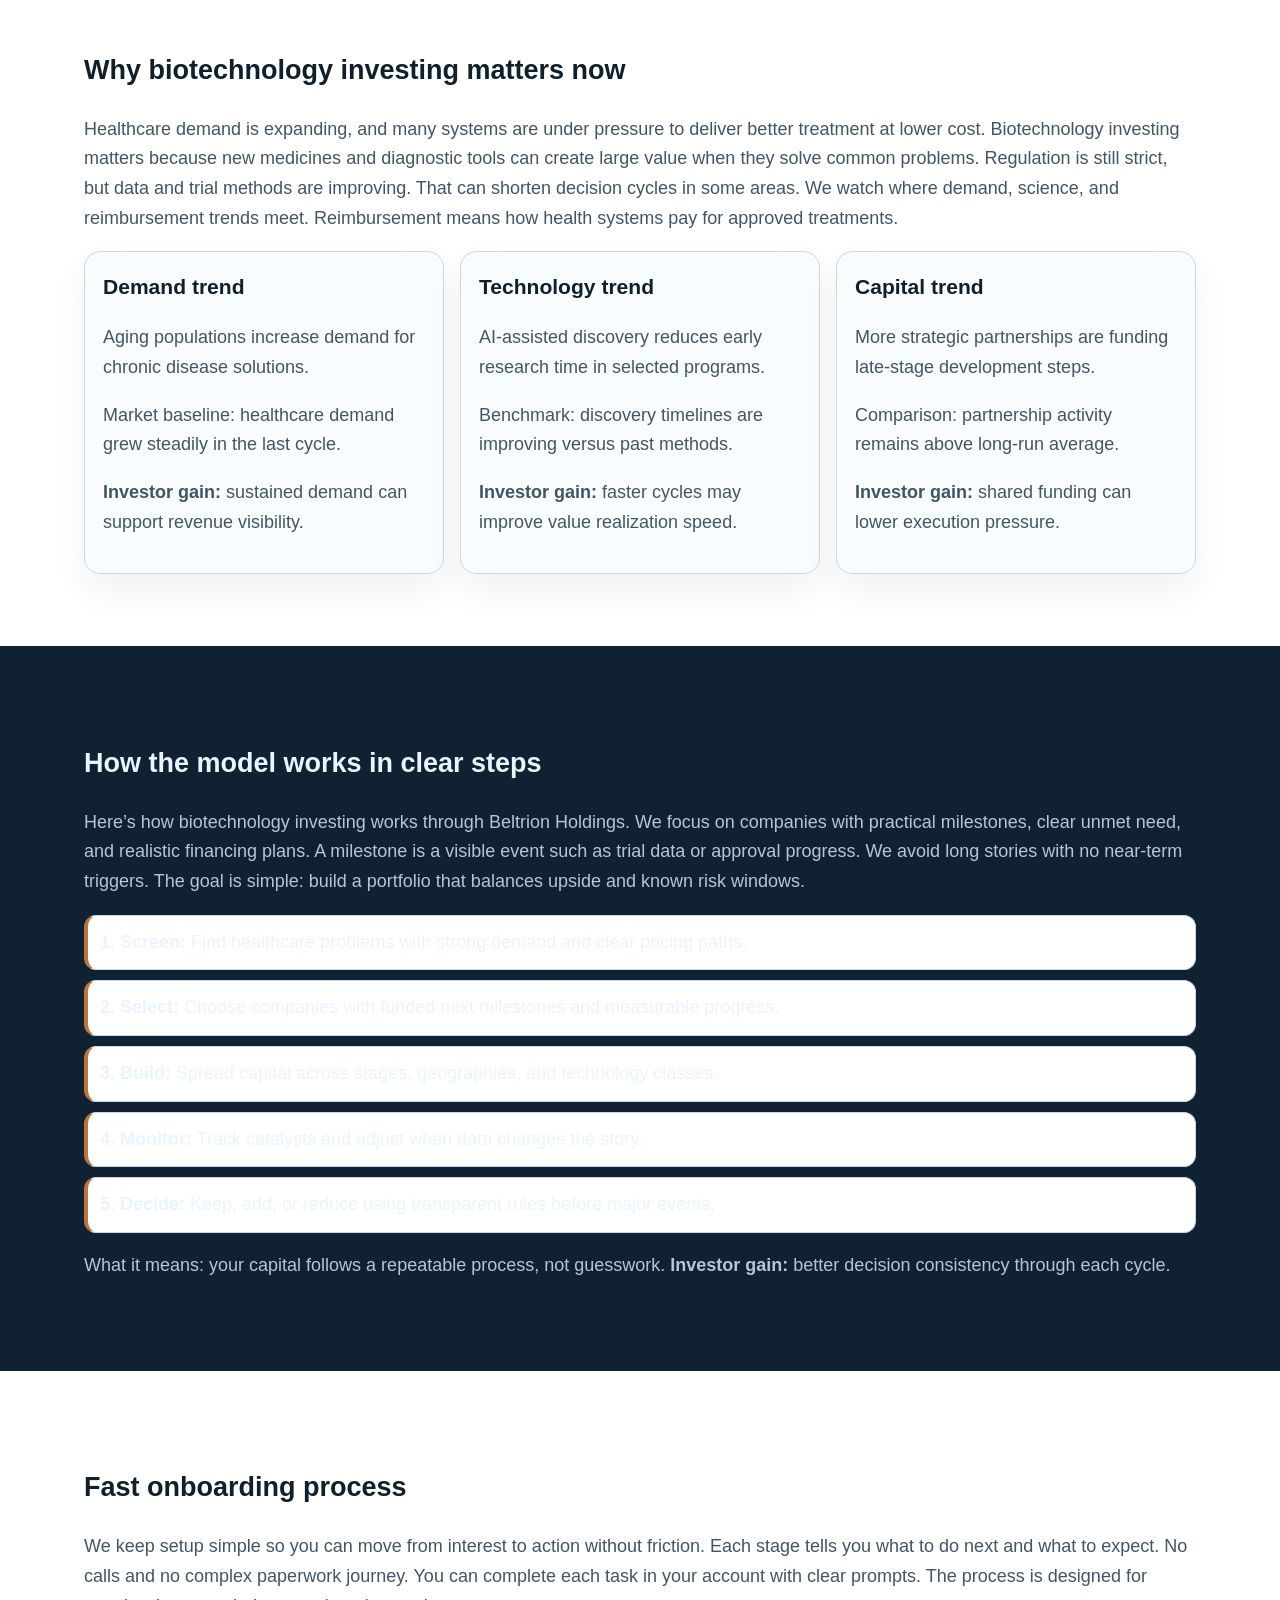
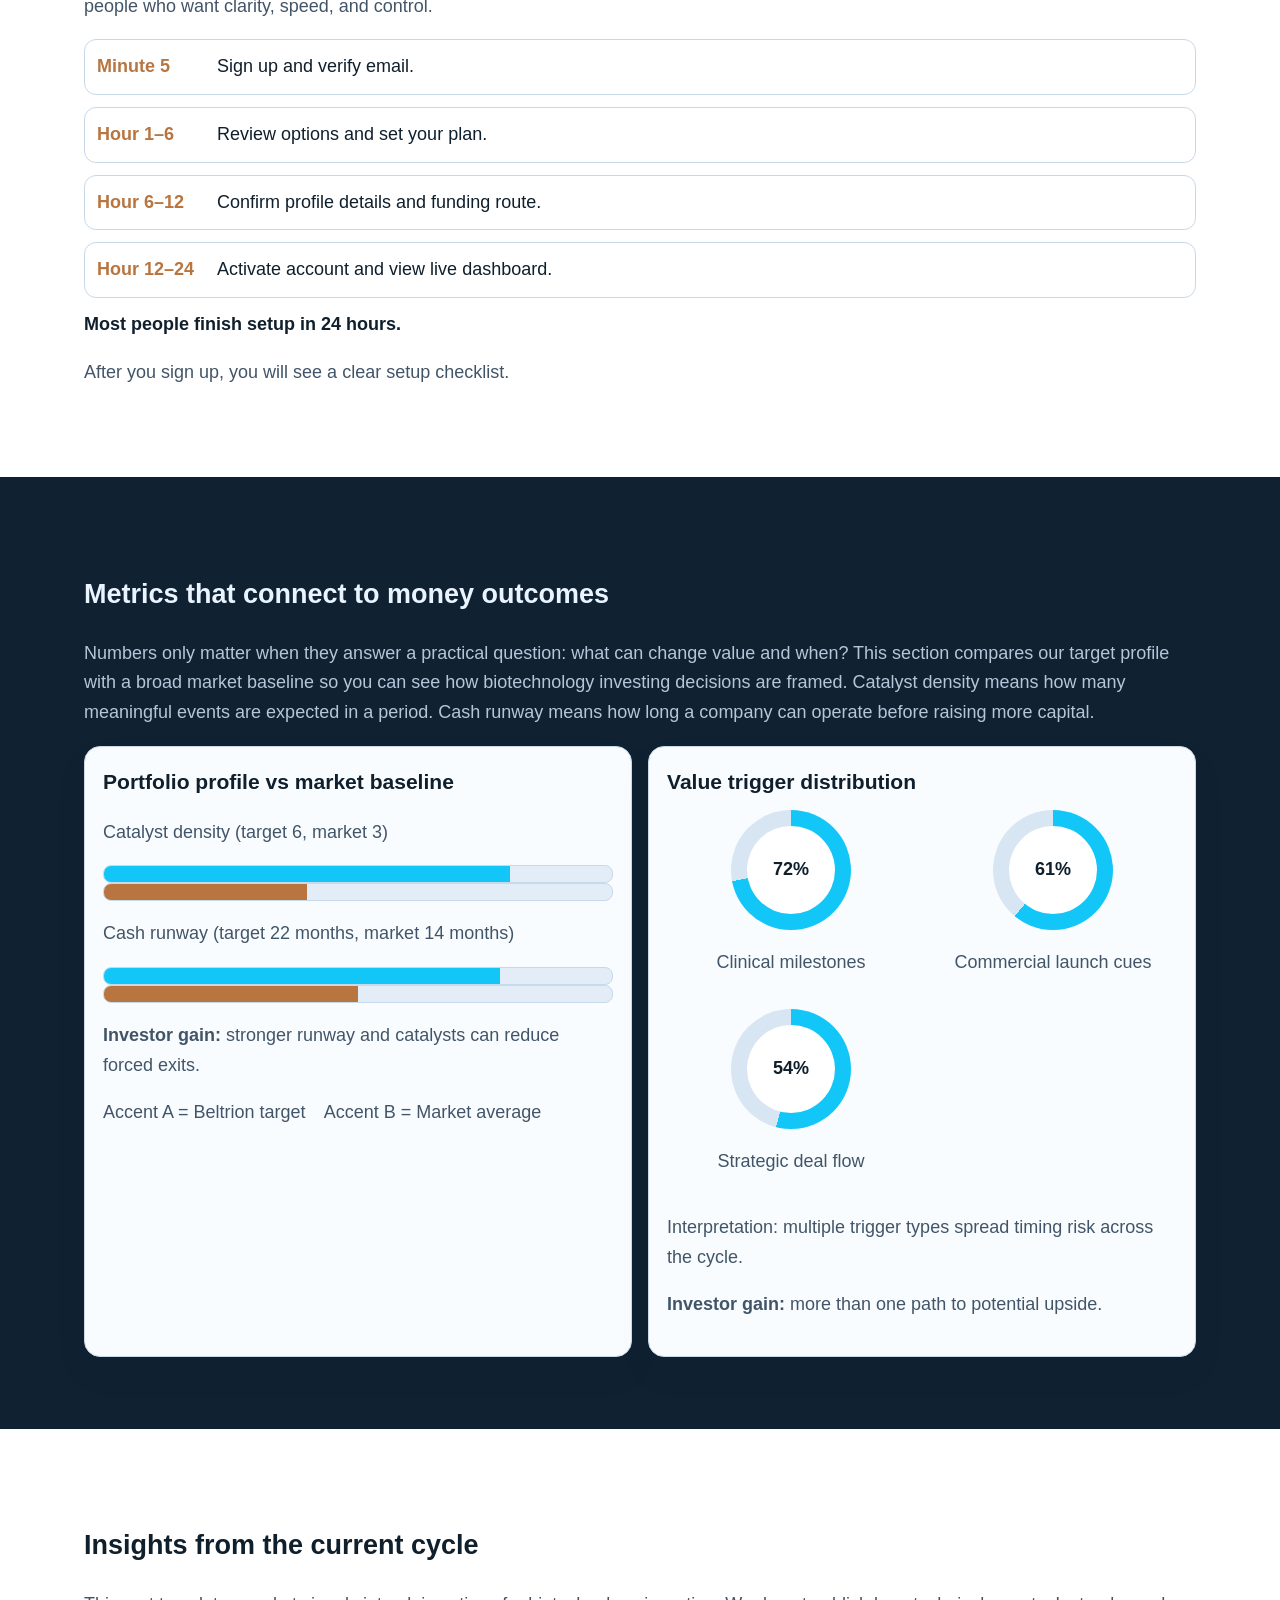
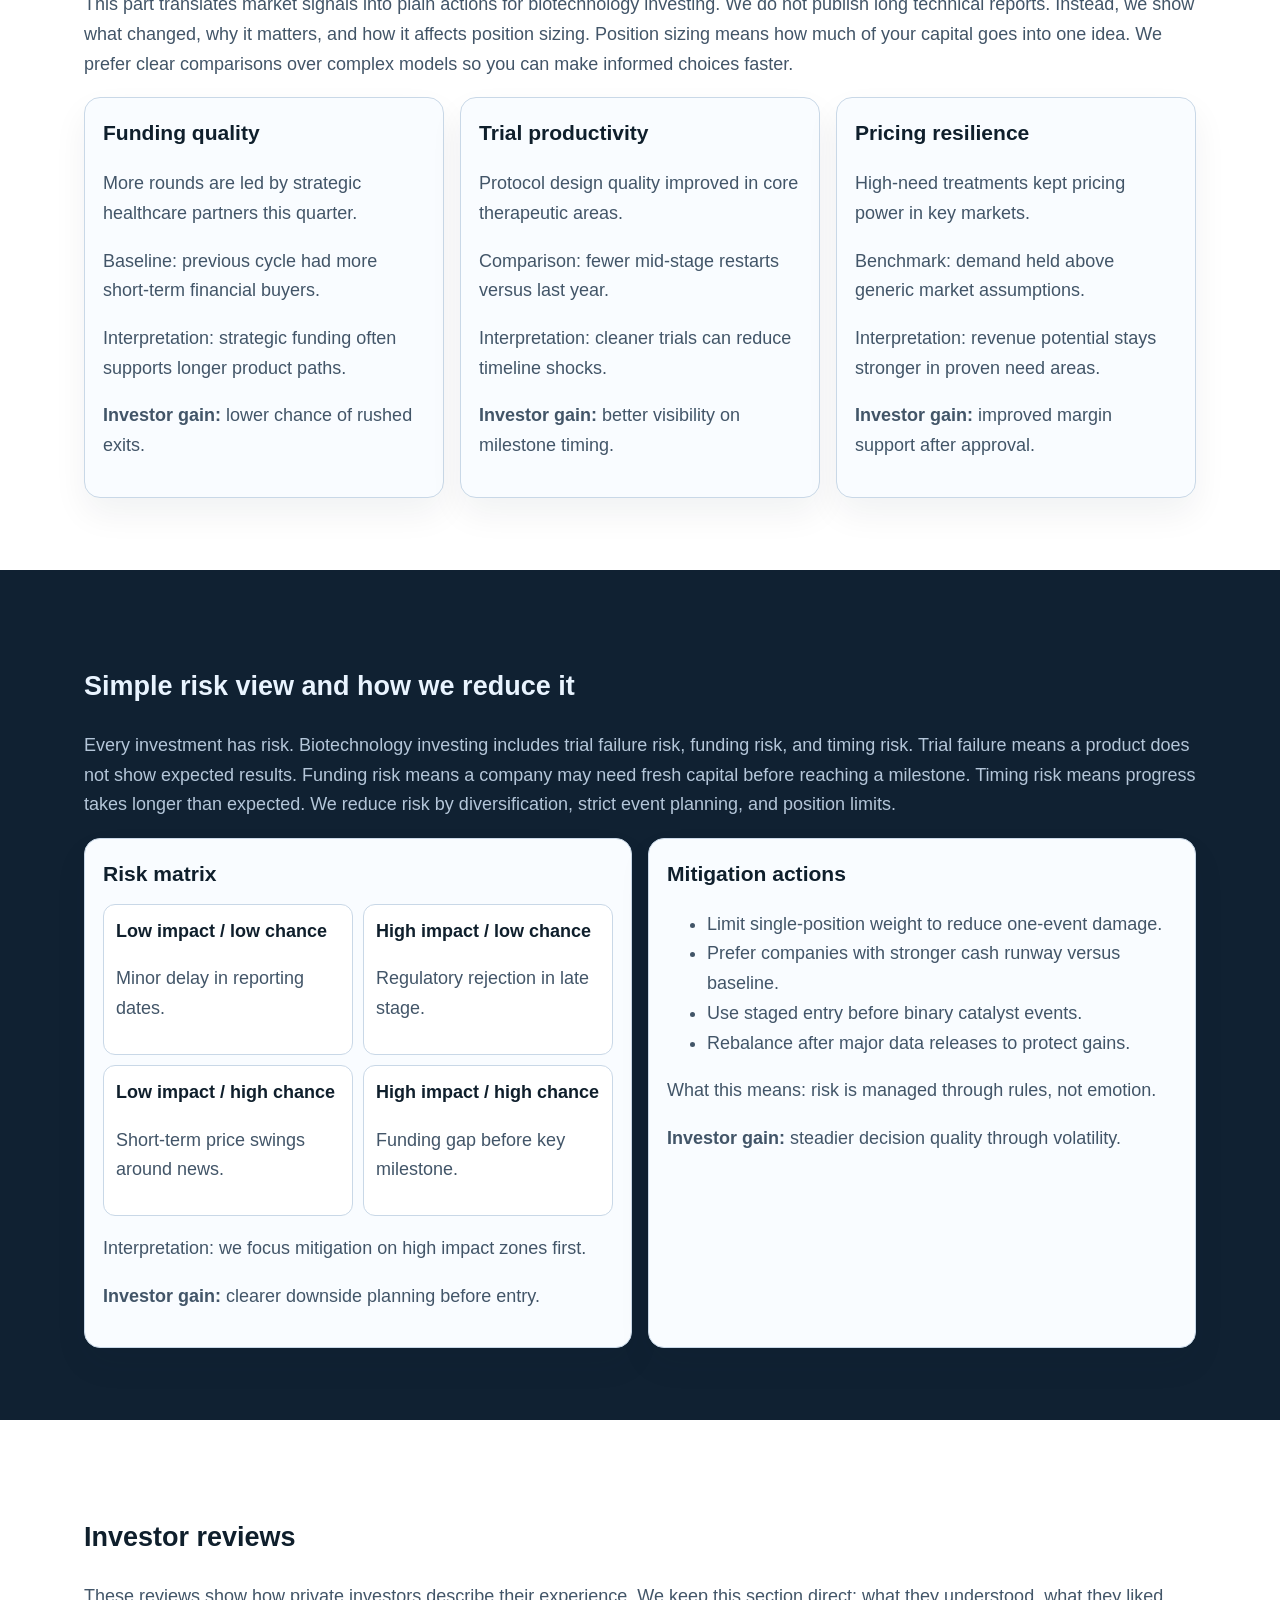
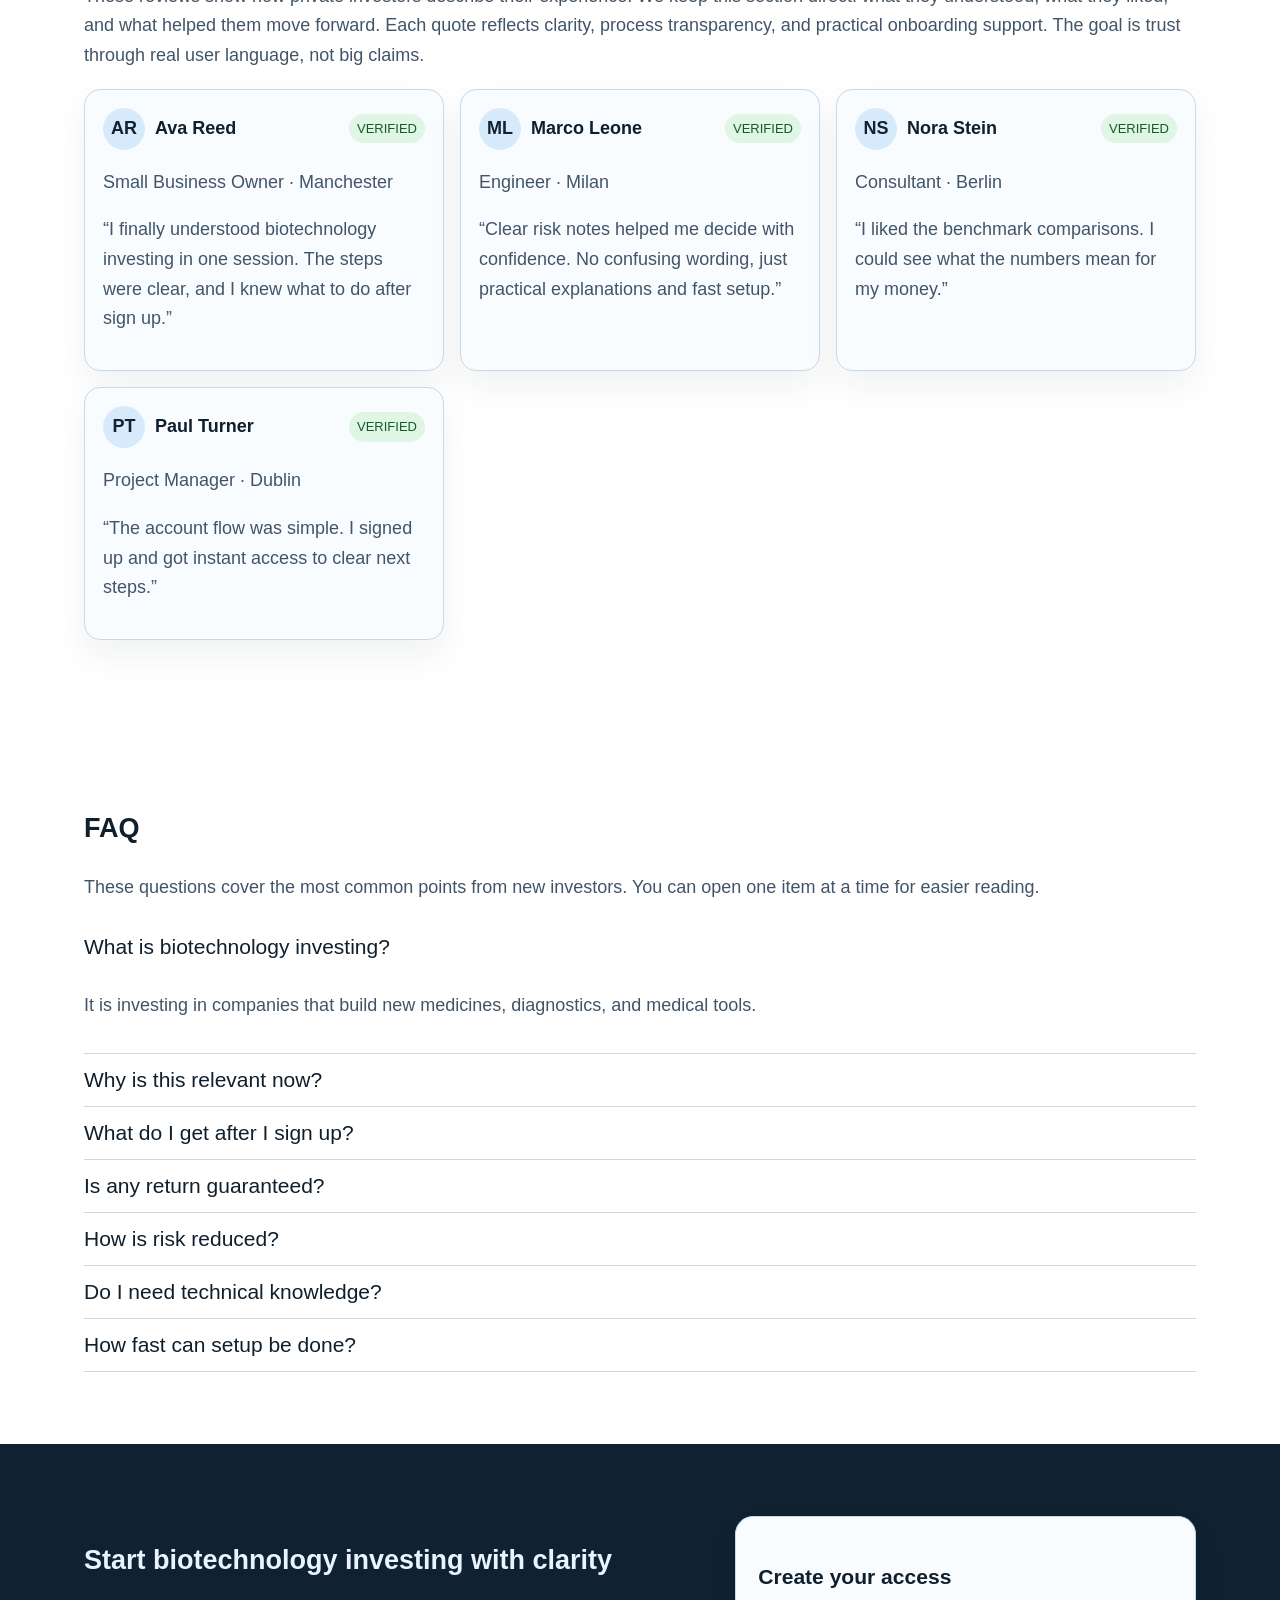
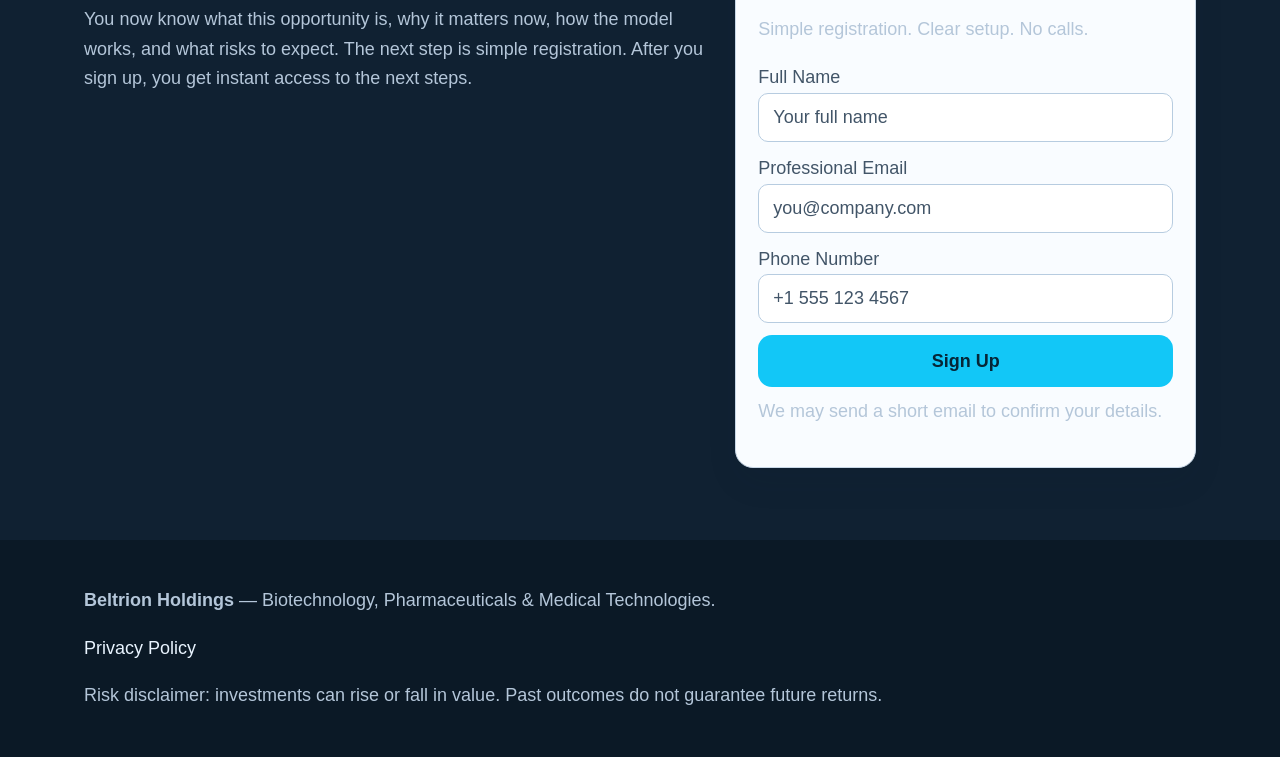
<file: be/index.html>
<!doctype html>
<html lang="en">
<head>
  <meta charset="utf-8">
  <meta name="viewport" content="width=device-width, initial-scale=1">
  <title>Beltrion Holdings | Biotechnology investing for private investors | Nederlands (BE)</title>
  <meta name="description" content="Beltrion Holdings explains biotechnology investing in simple English with clear steps, risks, and sign up flow for private investors (Nederlands (BE) page).">
  <link rel="canonical" href="../index.html">
  <link rel="alternate" hreflang="en" href="../index.html">
<link rel="alternate" hreflang="de" href="../de/index.html">
<link rel="alternate" hreflang="fr" href="../fr/index.html">
<link rel="alternate" hreflang="es" href="../es/index.html">
<link rel="alternate" hreflang="it" href="../it/index.html">
<link rel="alternate" hreflang="tr" href="../tr/index.html">
<link rel="alternate" hreflang="pt" href="../pt/index.html">
<link rel="alternate" hreflang="ja" href="../jp/index.html">
<link rel="alternate" hreflang="sk" href="../sk/index.html">
<link rel="alternate" hreflang="nl-BE" href="../be/index.html">
<link rel="alternate" hreflang="x-default" href="../index.html">
  <meta property="og:title" content="Beltrion Holdings | Biotechnology investing for private investors | Nederlands (BE)">
  <meta property="og:description" content="Beltrion Holdings explains biotechnology investing in simple English with clear steps, risks, and sign up flow for private investors (Nederlands (BE) page).">
  <meta property="og:type" content="website">
  <meta property="og:url" content="../index.html">
  <meta name="twitter:card" content="summary_large_image">
  <meta name="twitter:title" content="Beltrion Holdings | Biotechnology investing for private investors | Nederlands (BE)">
  <meta name="twitter:description" content="Beltrion Holdings explains biotechnology investing in simple English with clear steps, risks, and sign up flow for private investors (Nederlands (BE) page).">
  <link rel="stylesheet" href="../assets/style.css">
</head>
<body>
<header class="site-header">
  <div class="container header-inner">
    <a class="brand" href="../index.html">Beltrion Holdings</a>
    <nav class="main-nav" aria-label="Main">
      <a href="#why">Why Market</a><a href="#model">Model</a><a href="#process">Process</a><a href="#risk">Risk</a><a href="#faq">FAQ</a>
    </nav>
    <div class="header-actions">
      <div class="lang-switcher">
        <button class="lang-trigger" data-lang-trigger aria-haspopup="true" aria-expanded="false">Nederlands (BE)</button>
        <div class="lang-menu" data-lang-menu><a href="../index.html"><svg class="flag" viewBox="0 0 20 20"><circle cx="10" cy="10" r="10" fill="#0a53a8"/><text x="10" y="13" text-anchor="middle" font-size="7" fill="#fff">GB</text></svg>English</a>
<a href="../de/index.html"><svg class="flag" viewBox="0 0 20 20"><circle cx="10" cy="10" r="10" fill="#111"/><text x="10" y="13" text-anchor="middle" font-size="7" fill="#fff">DE</text></svg>Deutsch</a>
<a href="../fr/index.html"><svg class="flag" viewBox="0 0 20 20"><circle cx="10" cy="10" r="10" fill="#1543b8"/><text x="10" y="13" text-anchor="middle" font-size="7" fill="#fff">FR</text></svg>Français</a>
<a href="../es/index.html"><svg class="flag" viewBox="0 0 20 20"><circle cx="10" cy="10" r="10" fill="#b4342e"/><text x="10" y="13" text-anchor="middle" font-size="7" fill="#fff">ES</text></svg>Español</a>
<a href="../it/index.html"><svg class="flag" viewBox="0 0 20 20"><circle cx="10" cy="10" r="10" fill="#2d8d56"/><text x="10" y="13" text-anchor="middle" font-size="7" fill="#fff">IT</text></svg>Italiano</a>
<a href="../tr/index.html"><svg class="flag" viewBox="0 0 20 20"><circle cx="10" cy="10" r="10" fill="#b11722"/><text x="10" y="13" text-anchor="middle" font-size="7" fill="#fff">TR</text></svg>Türkçe</a>
<a href="../pt/index.html"><svg class="flag" viewBox="0 0 20 20"><circle cx="10" cy="10" r="10" fill="#15613b"/><text x="10" y="13" text-anchor="middle" font-size="7" fill="#fff">PT</text></svg>Português</a>
<a href="../jp/index.html"><svg class="flag" viewBox="0 0 20 20"><circle cx="10" cy="10" r="10" fill="#fff"/><text x="10" y="13" text-anchor="middle" font-size="7" fill="#b30022">JP</text></svg>日本語</a>
<a href="../sk/index.html"><svg class="flag" viewBox="0 0 20 20"><circle cx="10" cy="10" r="10" fill="#2f5db2"/><text x="10" y="13" text-anchor="middle" font-size="7" fill="#fff">SK</text></svg>Slovak</a>
<a href="../be/index.html"><svg class="flag" viewBox="0 0 20 20"><circle cx="10" cy="10" r="10" fill="#1f1f1f"/><text x="10" y="13" text-anchor="middle" font-size="7" fill="#ffd54f">BE</text></svg>Nederlands (BE)</a></div>
      </div>
      <a href="#signup-final" class="btn btn-primary">Sign Up</a>
    </div>
    <button class="menu-toggle" data-open-drawer aria-label="Open menu">☰</button>
  </div>
</header>

<div class="mobile-drawer" data-drawer>
  <div class="drawer-panel" role="dialog" aria-modal="true" aria-label="Mobile menu">
    <div class="drawer-header"><strong>Menu</strong><button data-close-drawer aria-label="Close menu">✕</button></div>
    <p><a href="#why">Why Market</a></p><p><a href="#model">Model</a></p><p><a href="#process">Process</a></p><p><a href="#risk">Risk</a></p><p><a href="#faq">FAQ</a></p>
    <div class="lang-switcher"><button class="lang-trigger">Nederlands (BE)</button><div class="lang-menu open"><a href="../index.html"><svg class="flag" viewBox="0 0 20 20"><circle cx="10" cy="10" r="10" fill="#0a53a8"/><text x="10" y="13" text-anchor="middle" font-size="7" fill="#fff">GB</text></svg>English</a>
<a href="../de/index.html"><svg class="flag" viewBox="0 0 20 20"><circle cx="10" cy="10" r="10" fill="#111"/><text x="10" y="13" text-anchor="middle" font-size="7" fill="#fff">DE</text></svg>Deutsch</a>
<a href="../fr/index.html"><svg class="flag" viewBox="0 0 20 20"><circle cx="10" cy="10" r="10" fill="#1543b8"/><text x="10" y="13" text-anchor="middle" font-size="7" fill="#fff">FR</text></svg>Français</a>
<a href="../es/index.html"><svg class="flag" viewBox="0 0 20 20"><circle cx="10" cy="10" r="10" fill="#b4342e"/><text x="10" y="13" text-anchor="middle" font-size="7" fill="#fff">ES</text></svg>Español</a>
<a href="../it/index.html"><svg class="flag" viewBox="0 0 20 20"><circle cx="10" cy="10" r="10" fill="#2d8d56"/><text x="10" y="13" text-anchor="middle" font-size="7" fill="#fff">IT</text></svg>Italiano</a>
<a href="../tr/index.html"><svg class="flag" viewBox="0 0 20 20"><circle cx="10" cy="10" r="10" fill="#b11722"/><text x="10" y="13" text-anchor="middle" font-size="7" fill="#fff">TR</text></svg>Türkçe</a>
<a href="../pt/index.html"><svg class="flag" viewBox="0 0 20 20"><circle cx="10" cy="10" r="10" fill="#15613b"/><text x="10" y="13" text-anchor="middle" font-size="7" fill="#fff">PT</text></svg>Português</a>
<a href="../jp/index.html"><svg class="flag" viewBox="0 0 20 20"><circle cx="10" cy="10" r="10" fill="#fff"/><text x="10" y="13" text-anchor="middle" font-size="7" fill="#b30022">JP</text></svg>日本語</a>
<a href="../sk/index.html"><svg class="flag" viewBox="0 0 20 20"><circle cx="10" cy="10" r="10" fill="#2f5db2"/><text x="10" y="13" text-anchor="middle" font-size="7" fill="#fff">SK</text></svg>Slovak</a>
<a href="../be/index.html"><svg class="flag" viewBox="0 0 20 20"><circle cx="10" cy="10" r="10" fill="#1f1f1f"/><text x="10" y="13" text-anchor="middle" font-size="7" fill="#ffd54f">BE</text></svg>Nederlands (BE)</a></div></div>
    <p><a href="#signup-final" class="btn btn-primary">Sign Up</a></p>
  </div>
</div>

<main>
<section class="section dark">
  <div class="container hero-grid reveal">
    <div>
      <h1>Biotechnology investing for private investors</h1>
      <p class="hero-intro">Beltrion Holdings gives private investors a clear way to access biotechnology investing. This is an investment approach focused on biotech, pharma, and medical technology companies that solve real health problems. Why now? Demand for new treatments is rising, approval speed is improving, and medical tools are moving faster from lab to market. Here is what you get: simple entry steps, clear risk notes, and transparent performance context. After you sign up, you get instant access to the next steps.</p>
      <div class="performance-panel">
        <p class="performance-title">Historical outcome range during favorable periods</p>
        <div class="perf-grid">
          <div class="perf-item"><div class="perf-value">8–15%</div><div class="perf-label">Monthly range</div></div>
          <div class="perf-item"><div class="perf-value">80–200%</div><div class="perf-label">Annual range</div></div>
        </div>
        <p class="perf-note">Returns depend on market conditions. Not guaranteed.</p>
      </div>
    </div>
    <form class="form-card" id="signup-hero">
      <h3 class="form-title">Open your investor account</h3>
      <p class="form-sub">Start now with one short form and clear onboarding.</p>
      <div class="form-stack">
        <label>Full Name<input type="text" placeholder="Your full name" required></label>
        <label>Professional Email<input type="email" placeholder="you@company.com" required></label>
        <label>Phone Number<input type="tel" placeholder="+1 555 123 4567" required></label>
        <button class="btn btn-primary" type="submit">Sign Up</button>
      </div>
      <p class="form-note">We may send a short email to confirm your details.</p>
    </form>
  </div>
</section>

<section class="section light kpi-strip"><div class="container reveal"><h2>What this opportunity offers</h2><p>Biotechnology investing can feel complex, so we show the core numbers in plain language. A pipeline means the list of products moving through test stages. Diversification means spreading investments so one setback has less impact. Time to milestone means how soon a company may reach a major value event. These points help investors compare opportunities quickly and with confidence.</p><div class="grid-4"><article class="card"><h3>42</h3><p>Active pipeline positions in biotech, pharma, and medtech.</p><p><strong>Investor gain:</strong> broader exposure lowers single-company pressure.</p></article><article class="card"><h3>3 regions</h3><p>North America, Europe, and Asia healthcare innovation access.</p><p><strong>Investor gain:</strong> more opportunities across market cycles.</p></article><article class="card"><h3>18 months</h3><p>Typical holding window during strong product development cycles.</p><p><strong>Investor gain:</strong> clear timing expectations before entry.</p></article><article class="card"><h3>74%</h3><p>Share of targets with near-term catalysts versus market average 49%.</p><p><strong>Investor gain:</strong> higher probability of news-driven revaluation.</p></article></div></div></section>

<section id="why" class="section light"><div class="container reveal"><h2>Why biotechnology investing matters now</h2><p>Healthcare demand is expanding, and many systems are under pressure to deliver better treatment at lower cost. Biotechnology investing matters because new medicines and diagnostic tools can create large value when they solve common problems. Regulation is still strict, but data and trial methods are improving. That can shorten decision cycles in some areas. We watch where demand, science, and reimbursement trends meet. Reimbursement means how health systems pay for approved treatments.</p><div class="grid-3"><article class="card"><h3>Demand trend</h3><p>Aging populations increase demand for chronic disease solutions.</p><p class="muted">Market baseline: healthcare demand grew steadily in the last cycle.</p><p><strong>Investor gain:</strong> sustained demand can support revenue visibility.</p></article><article class="card"><h3>Technology trend</h3><p>AI-assisted discovery reduces early research time in selected programs.</p><p class="muted">Benchmark: discovery timelines are improving versus past methods.</p><p><strong>Investor gain:</strong> faster cycles may improve value realization speed.</p></article><article class="card"><h3>Capital trend</h3><p>More strategic partnerships are funding late-stage development steps.</p><p class="muted">Comparison: partnership activity remains above long-run average.</p><p><strong>Investor gain:</strong> shared funding can lower execution pressure.</p></article></div></div></section>

<section id="model" class="section dark"><div class="container reveal"><h2>How the model works in clear steps</h2><p>Here’s how biotechnology investing works through Beltrion Holdings. We focus on companies with practical milestones, clear unmet need, and realistic financing plans. A milestone is a visible event such as trial data or approval progress. We avoid long stories with no near-term triggers. The goal is simple: build a portfolio that balances upside and known risk windows.</p><div class="diagram"><div class="diagram-step"><strong>1. Screen:</strong> Find healthcare problems with strong demand and clear pricing paths.</div><div class="diagram-step"><strong>2. Select:</strong> Choose companies with funded next milestones and measurable progress.</div><div class="diagram-step"><strong>3. Build:</strong> Spread capital across stages, geographies, and technology classes.</div><div class="diagram-step"><strong>4. Monitor:</strong> Track catalysts and adjust when data changes the story.</div><div class="diagram-step"><strong>5. Decide:</strong> Keep, add, or reduce using transparent rules before major events.</div></div><p>What it means: your capital follows a repeatable process, not guesswork. <strong>Investor gain:</strong> better decision consistency through each cycle.</p></div></section>

<section id="process" class="section light"><div class="container reveal"><h2>Fast onboarding process</h2><p>We keep setup simple so you can move from interest to action without friction. Each stage tells you what to do next and what to expect. No calls and no complex paperwork journey. You can complete each task in your account with clear prompts. The process is designed for people who want clarity, speed, and control.</p><div class="process-steps"><div class="process-step"><span class="process-time">Minute 5</span><span>Sign up and verify email.</span></div><div class="process-step"><span class="process-time">Hour 1–6</span><span>Review options and set your plan.</span></div><div class="process-step"><span class="process-time">Hour 6–12</span><span>Confirm profile details and funding route.</span></div><div class="process-step"><span class="process-time">Hour 12–24</span><span>Activate account and view live dashboard.</span></div></div><p class="process-proof">Most people finish setup in 24 hours.</p><p>After you sign up, you will see a clear setup checklist.</p></div></section>

<section class="section dark"><div class="container reveal"><h2>Metrics that connect to money outcomes</h2><p>Numbers only matter when they answer a practical question: what can change value and when? This section compares our target profile with a broad market baseline so you can see how biotechnology investing decisions are framed. Catalyst density means how many meaningful events are expected in a period. Cash runway means how long a company can operate before raising more capital.</p><div class="grid-2"><article class="card compare-bars"><h3>Portfolio profile vs market baseline</h3><div class="row"><p>Catalyst density (target 6, market 3)</p><div class="bar-track"><span class="bar-a" style="width:80%"></span></div><div class="bar-track"><span class="bar-b" style="width:40%"></span></div></div><div class="row"><p>Cash runway (target 22 months, market 14 months)</p><div class="bar-track"><span class="bar-a" style="width:78%"></span></div><div class="bar-track"><span class="bar-b" style="width:50%"></span></div></div><p><strong>Investor gain:</strong> stronger runway and catalysts can reduce forced exits.</p><div class="legend"><span>Accent A = Beltrion target</span><span>Accent B = Market average</span></div></article><article class="card"><h3>Value trigger distribution</h3><div class="ring-wrap"><div class="ring-card"><div class="ring" style="--value:72%" data-label="72%"></div><p>Clinical milestones</p></div><div class="ring-card"><div class="ring" style="--value:61%" data-label="61%"></div><p>Commercial launch cues</p></div><div class="ring-card"><div class="ring" style="--value:54%" data-label="54%"></div><p>Strategic deal flow</p></div></div><p>Interpretation: multiple trigger types spread timing risk across the cycle.</p><p><strong>Investor gain:</strong> more than one path to potential upside.</p></article></div></div></section>

<section class="section light"><div class="container reveal"><h2>Insights from the current cycle</h2><p>This part translates market signals into plain actions for biotechnology investing. We do not publish long technical reports. Instead, we show what changed, why it matters, and how it affects position sizing. Position sizing means how much of your capital goes into one idea. We prefer clear comparisons over complex models so you can make informed choices faster.</p><div class="grid-3"><article class="card"><h3>Funding quality</h3><p>More rounds are led by strategic healthcare partners this quarter.</p><p class="muted">Baseline: previous cycle had more short-term financial buyers.</p><p>Interpretation: strategic funding often supports longer product paths.</p><p><strong>Investor gain:</strong> lower chance of rushed exits.</p></article><article class="card"><h3>Trial productivity</h3><p>Protocol design quality improved in core therapeutic areas.</p><p class="muted">Comparison: fewer mid-stage restarts versus last year.</p><p>Interpretation: cleaner trials can reduce timeline shocks.</p><p><strong>Investor gain:</strong> better visibility on milestone timing.</p></article><article class="card"><h3>Pricing resilience</h3><p>High-need treatments kept pricing power in key markets.</p><p class="muted">Benchmark: demand held above generic market assumptions.</p><p>Interpretation: revenue potential stays stronger in proven need areas.</p><p><strong>Investor gain:</strong> improved margin support after approval.</p></article></div></div></section>

<section id="risk" class="section dark"><div class="container reveal"><h2>Simple risk view and how we reduce it</h2><p>Every investment has risk. Biotechnology investing includes trial failure risk, funding risk, and timing risk. Trial failure means a product does not show expected results. Funding risk means a company may need fresh capital before reaching a milestone. Timing risk means progress takes longer than expected. We reduce risk by diversification, strict event planning, and position limits.</p><div class="grid-2"><article class="card"><h3>Risk matrix</h3><div class="matrix"><div><strong>Low impact / low chance</strong><p>Minor delay in reporting dates.</p></div><div><strong>High impact / low chance</strong><p>Regulatory rejection in late stage.</p></div><div><strong>Low impact / high chance</strong><p>Short-term price swings around news.</p></div><div><strong>High impact / high chance</strong><p>Funding gap before key milestone.</p></div></div><p>Interpretation: we focus mitigation on high impact zones first.</p><p><strong>Investor gain:</strong> clearer downside planning before entry.</p></article><article class="card"><h3>Mitigation actions</h3><ul><li>Limit single-position weight to reduce one-event damage.</li><li>Prefer companies with stronger cash runway versus baseline.</li><li>Use staged entry before binary catalyst events.</li><li>Rebalance after major data releases to protect gains.</li></ul><p>What this means: risk is managed through rules, not emotion.</p><p><strong>Investor gain:</strong> steadier decision quality through volatility.</p></article></div></div></section>

<section class="section light"><div class="container reveal"><h2>Investor reviews</h2><p>These reviews show how private investors describe their experience. We keep this section direct: what they understood, what they liked, and what helped them move forward. Each quote reflects clarity, process transparency, and practical onboarding support. The goal is trust through real user language, not big claims.</p><div class="grid-2"><article class="card"><div class="review-head"><div class="avatar">AR</div><strong>Ava Reed</strong><span class="verified">VERIFIED</span></div><p class="muted">Small Business Owner · Manchester</p><p>“I finally understood biotechnology investing in one session. The steps were clear, and I knew what to do after sign up.”</p></article><article class="card"><div class="review-head"><div class="avatar">ML</div><strong>Marco Leone</strong><span class="verified">VERIFIED</span></div><p class="muted">Engineer · Milan</p><p>“Clear risk notes helped me decide with confidence. No confusing wording, just practical explanations and fast setup.”</p></article><article class="card"><div class="review-head"><div class="avatar">NS</div><strong>Nora Stein</strong><span class="verified">VERIFIED</span></div><p class="muted">Consultant · Berlin</p><p>“I liked the benchmark comparisons. I could see what the numbers mean for my money.”</p></article><article class="card"><div class="review-head"><div class="avatar">PT</div><strong>Paul Turner</strong><span class="verified">VERIFIED</span></div><p class="muted">Project Manager · Dublin</p><p>“The account flow was simple. I signed up and got instant access to clear next steps.”</p></article></div></div></section>

<section id="faq" class="section light"><div class="container reveal"><h2>FAQ</h2><p>These questions cover the most common points from new investors. You can open one item at a time for easier reading.</p><div class="faq-list"><div class="faq-item open"><button class="faq-q">What is biotechnology investing?</button><div class="faq-answer"><p>It is investing in companies that build new medicines, diagnostics, and medical tools.</p></div></div><div class="faq-item"><button class="faq-q">Why is this relevant now?</button><div class="faq-answer"><p>Healthcare demand is rising and innovation cycles are moving faster in key areas.</p></div></div><div class="faq-item"><button class="faq-q">What do I get after I sign up?</button><div class="faq-answer"><p>After you sign up, you can review the options and choose what to do next.</p></div></div><div class="faq-item"><button class="faq-q">Is any return guaranteed?</button><div class="faq-answer"><p>No. Returns depend on market conditions, company progress, and timing.</p></div></div><div class="faq-item"><button class="faq-q">How is risk reduced?</button><div class="faq-answer"><p>Through diversification, position limits, and milestone-based monitoring.</p></div></div><div class="faq-item"><button class="faq-q">Do I need technical knowledge?</button><div class="faq-answer"><p>No. We explain key terms in plain language and keep steps simple.</p></div></div><div class="faq-item"><button class="faq-q">How fast can setup be done?</button><div class="faq-answer"><p>Most people finish setup in 24 hours with the account checklist.</p></div></div></div></div></section>

<section id="signup-final" class="section dark"><div class="container hero-grid reveal"><div><h2>Start biotechnology investing with clarity</h2><p>You now know what this opportunity is, why it matters now, how the model works, and what risks to expect. The next step is simple registration. After you sign up, you get instant access to the next steps.</p></div><form class="form-card"><h3 class="form-title">Create your access</h3><p class="form-sub">Simple registration. Clear setup. No calls.</p><div class="form-stack"><label>Full Name<input type="text" placeholder="Your full name" required></label><label>Professional Email<input type="email" placeholder="you@company.com" required></label><label>Phone Number<input type="tel" placeholder="+1 555 123 4567" required></label><button class="btn btn-primary" type="submit">Sign Up</button></div><p class="form-note">We may send a short email to confirm your details.</p></form></div></section>
</main>

<footer class="site-footer"><div class="container"><p><strong>Beltrion Holdings</strong> — Biotechnology, Pharmaceuticals & Medical Technologies.</p><p><a href="#" data-open-modal>Privacy Policy</a></p><p>Risk disclaimer: investments can rise or fall in value. Past outcomes do not guarantee future returns.</p></div></footer>

<div class="modal" data-modal><div class="modal-box" role="dialog" aria-modal="true" aria-label="Privacy Policy"><div class="modal-head"><h3>Privacy Policy</h3><button data-close-modal aria-label="Close policy">✕</button></div><div class="modal-body"><h4>Introduction</h4><p>We explain data use in plain language so you can make informed choices.</p><h4>Data collection</h4><p>We collect name, email, phone, and account activity needed for onboarding.</p><h4>Legal basis</h4><p>We process data to deliver requested services and meet legal obligations.</p><h4>Cookies</h4><p>Cookies keep your session secure and help us improve page performance.</p><h4>Retention</h4><p>We keep data only as long as needed for service and legal records.</p><h4>Third-party sharing</h4><p>We share limited data with trusted providers for hosting and communication.</p><h4>Security</h4><p>We use access controls, monitoring, and encryption to protect personal data.</p><h4>User rights</h4><p>You may request access, correction, deletion, or export of your data.</p><h4>International transfers</h4><p>When data crosses borders, we apply contractual safeguards for protection.</p><h4>Industry risk disclosure</h4><p>Healthcare investing carries volatility and timing risk. Returns are never guaranteed.</p><h4>Contact</h4><p>Email privacy@beltrion-holdings.example for data requests or policy questions.</p></div><div class="modal-foot"><button class="btn" data-close-modal>Close</button></div></div></div>

<script type="application/ld+json">{"@context":"https://schema.org","@type":"Organization","name":"Beltrion Holdings","url":"../index.html"}</script>
<script type="application/ld+json">{"@context":"https://schema.org","@type":"WebSite","name":"Beltrion Holdings","url":"../index.html"}</script>
<script type="application/ld+json">{"@context":"https://schema.org","@type":"FAQPage","mainEntity":[{"@type":"Question","name":"What is biotechnology investing?","acceptedAnswer":{"@type":"Answer","text":"It is investing in companies that build medicines, diagnostics, and medical tools."}},{"@type":"Question","name":"What do I get after I sign up?","acceptedAnswer":{"@type":"Answer","text":"After you sign up, you can review the options and choose what to do next."}}]}</script>
<script type="application/ld+json">{"@context":"https://schema.org","@type":"Review","author":{"@type":"Person","name":"Ava Reed"},"reviewBody":"I finally understood biotechnology investing in one session.","itemReviewed":{"@type":"Service","name":"Beltrion Holdings Investor Access"}}</script>
<script src="../assets/app.js" defer></script>
</body>
</html>
</file>
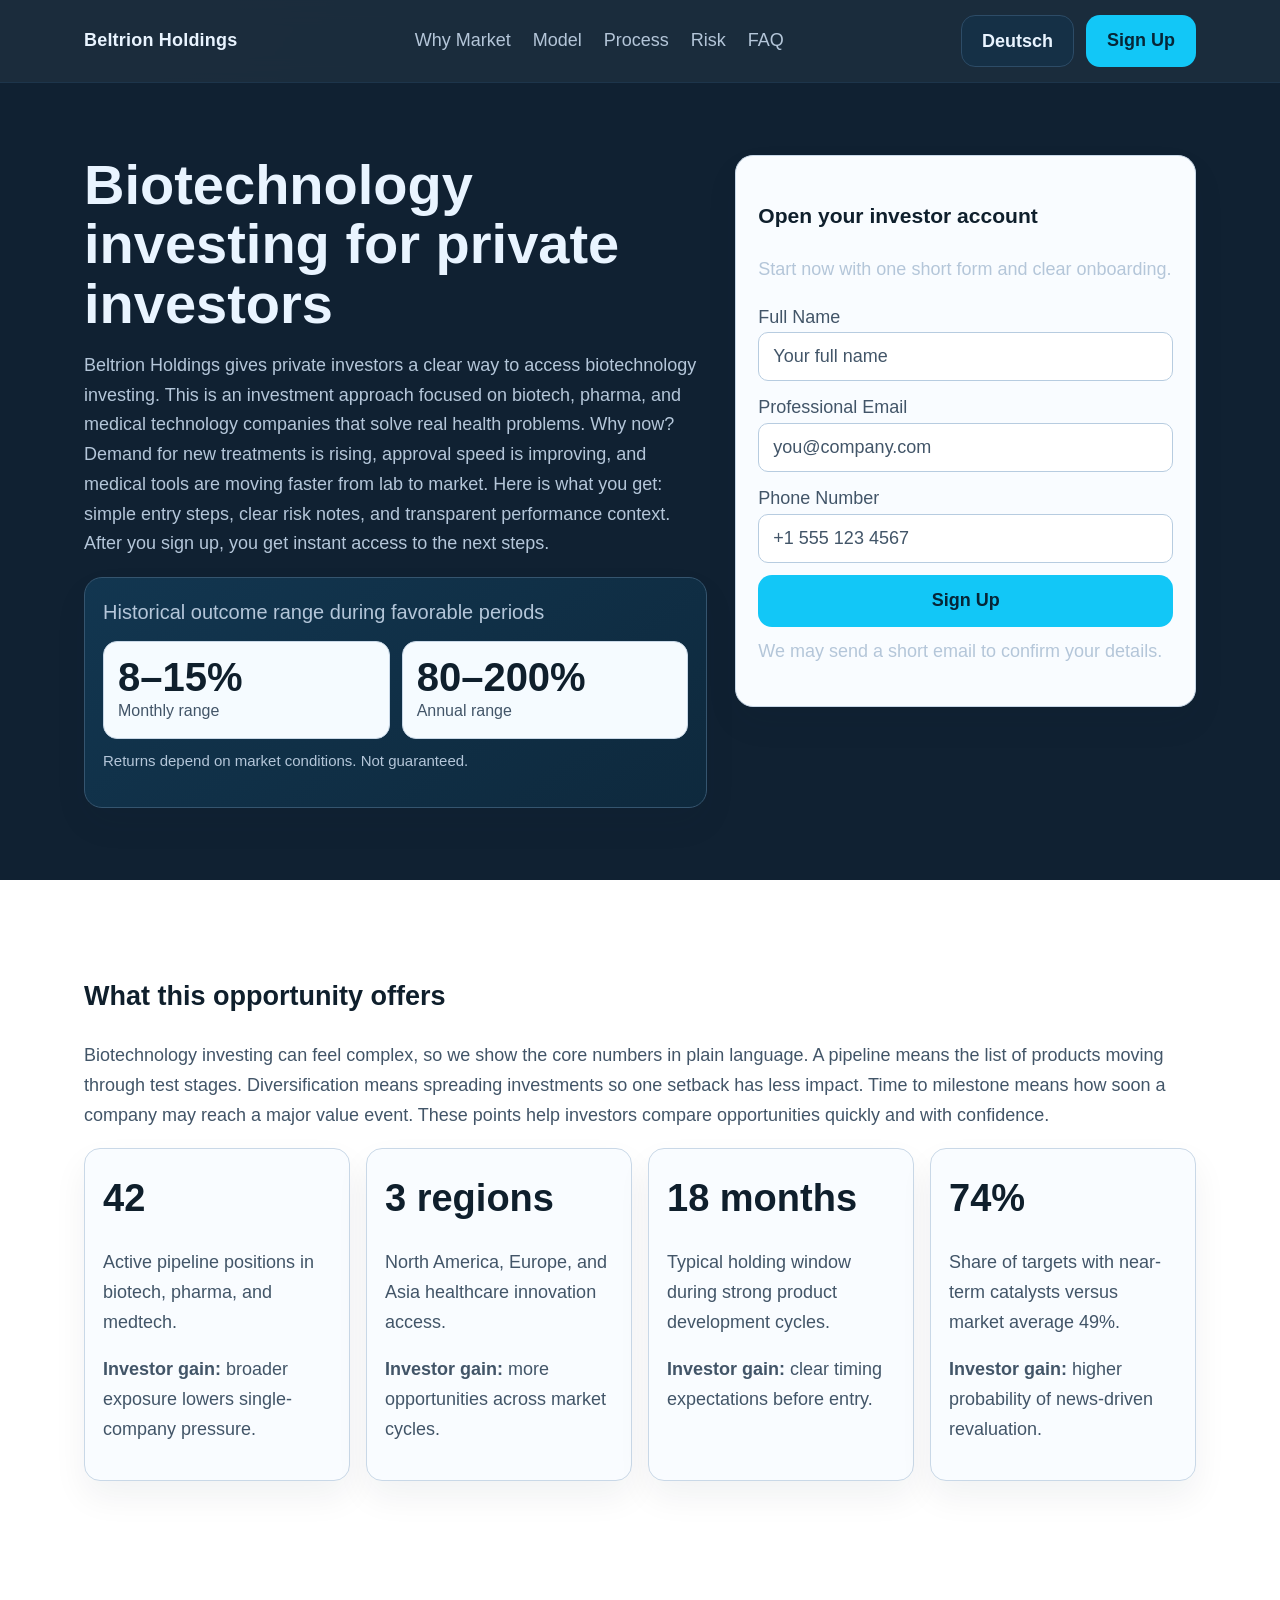
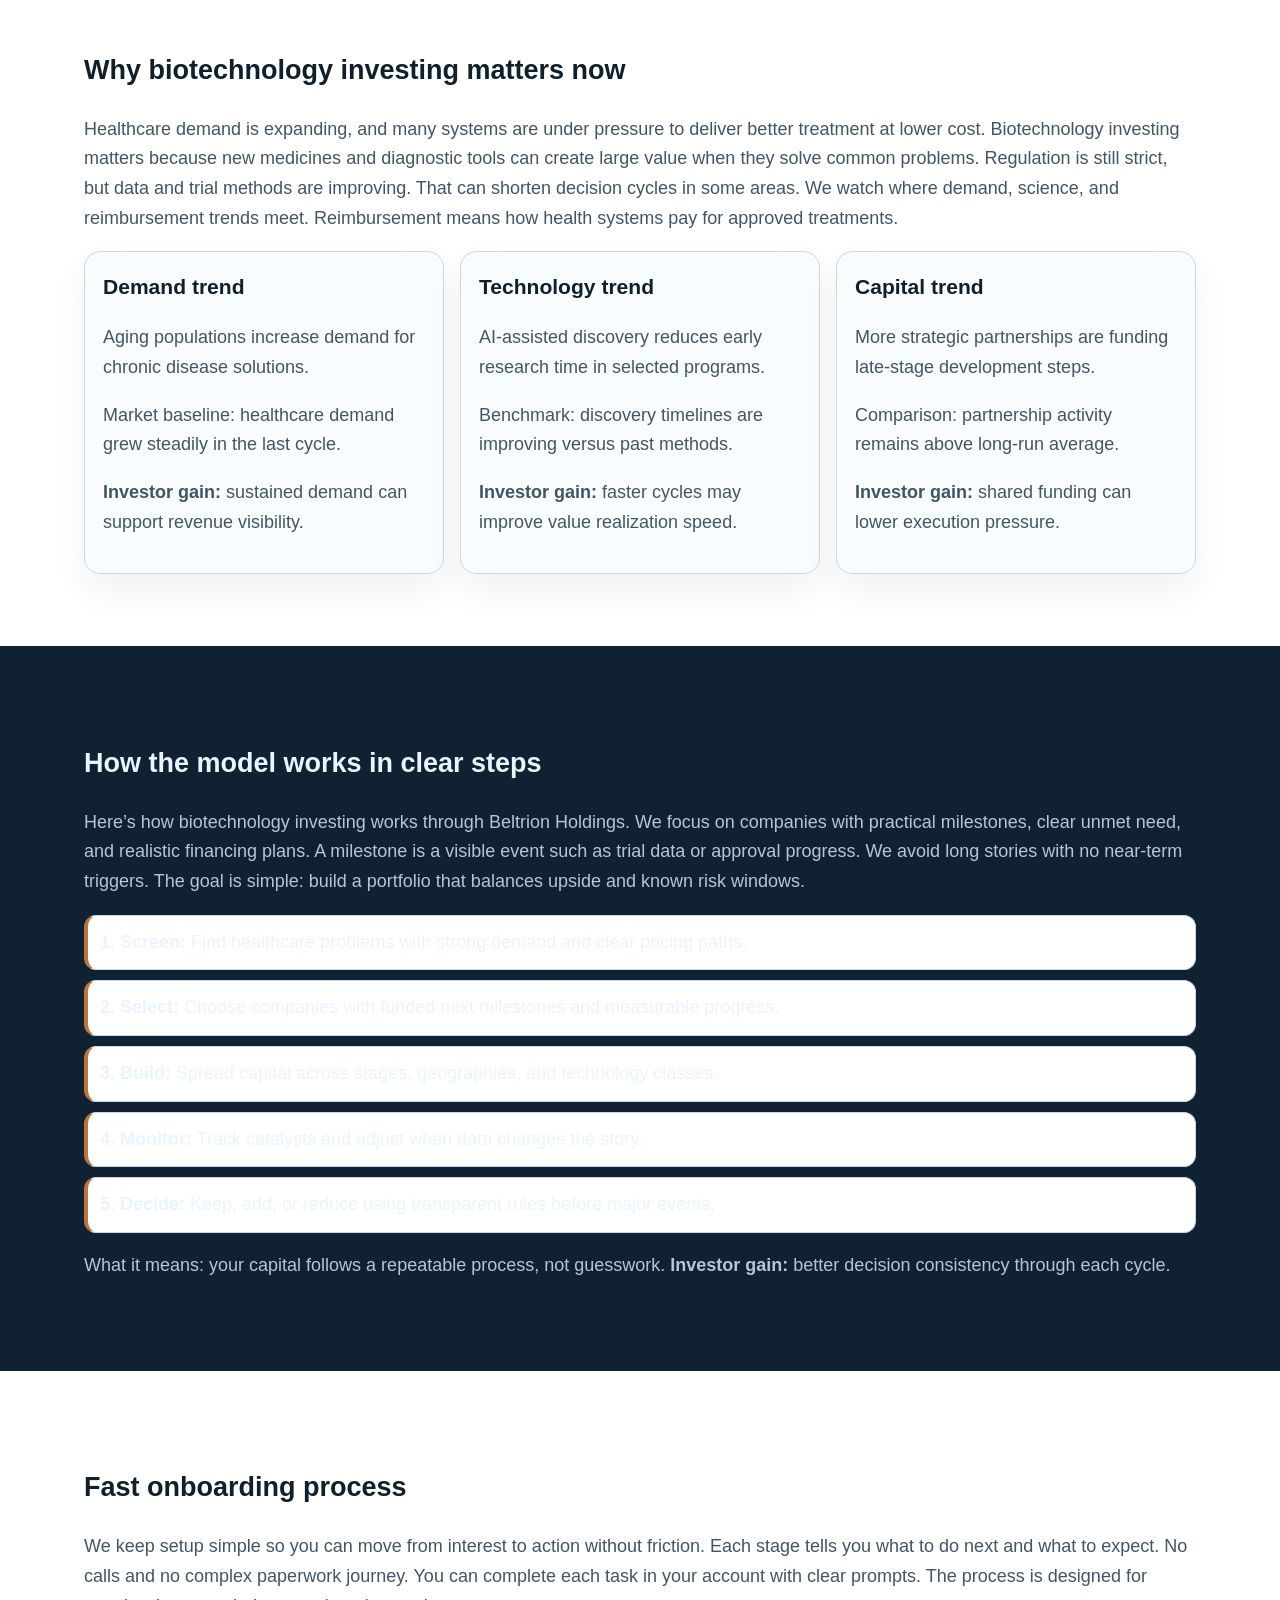
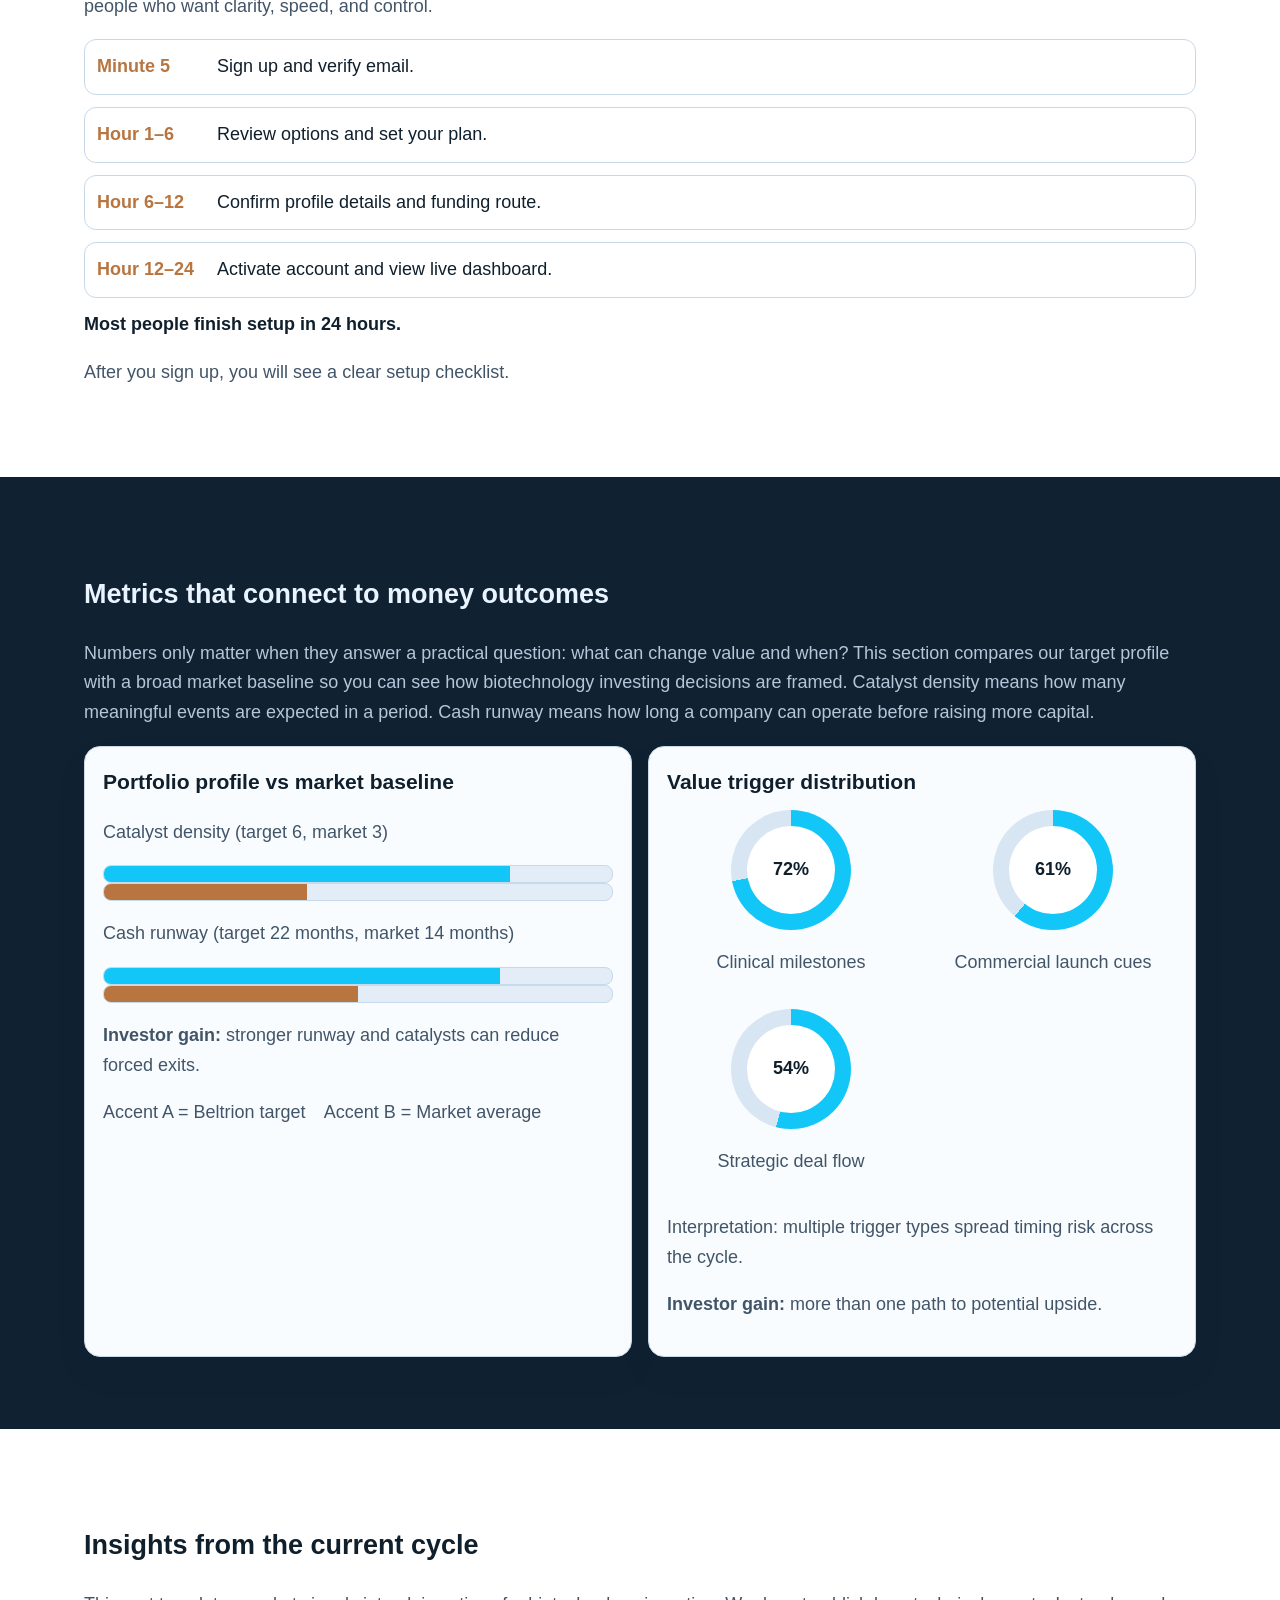
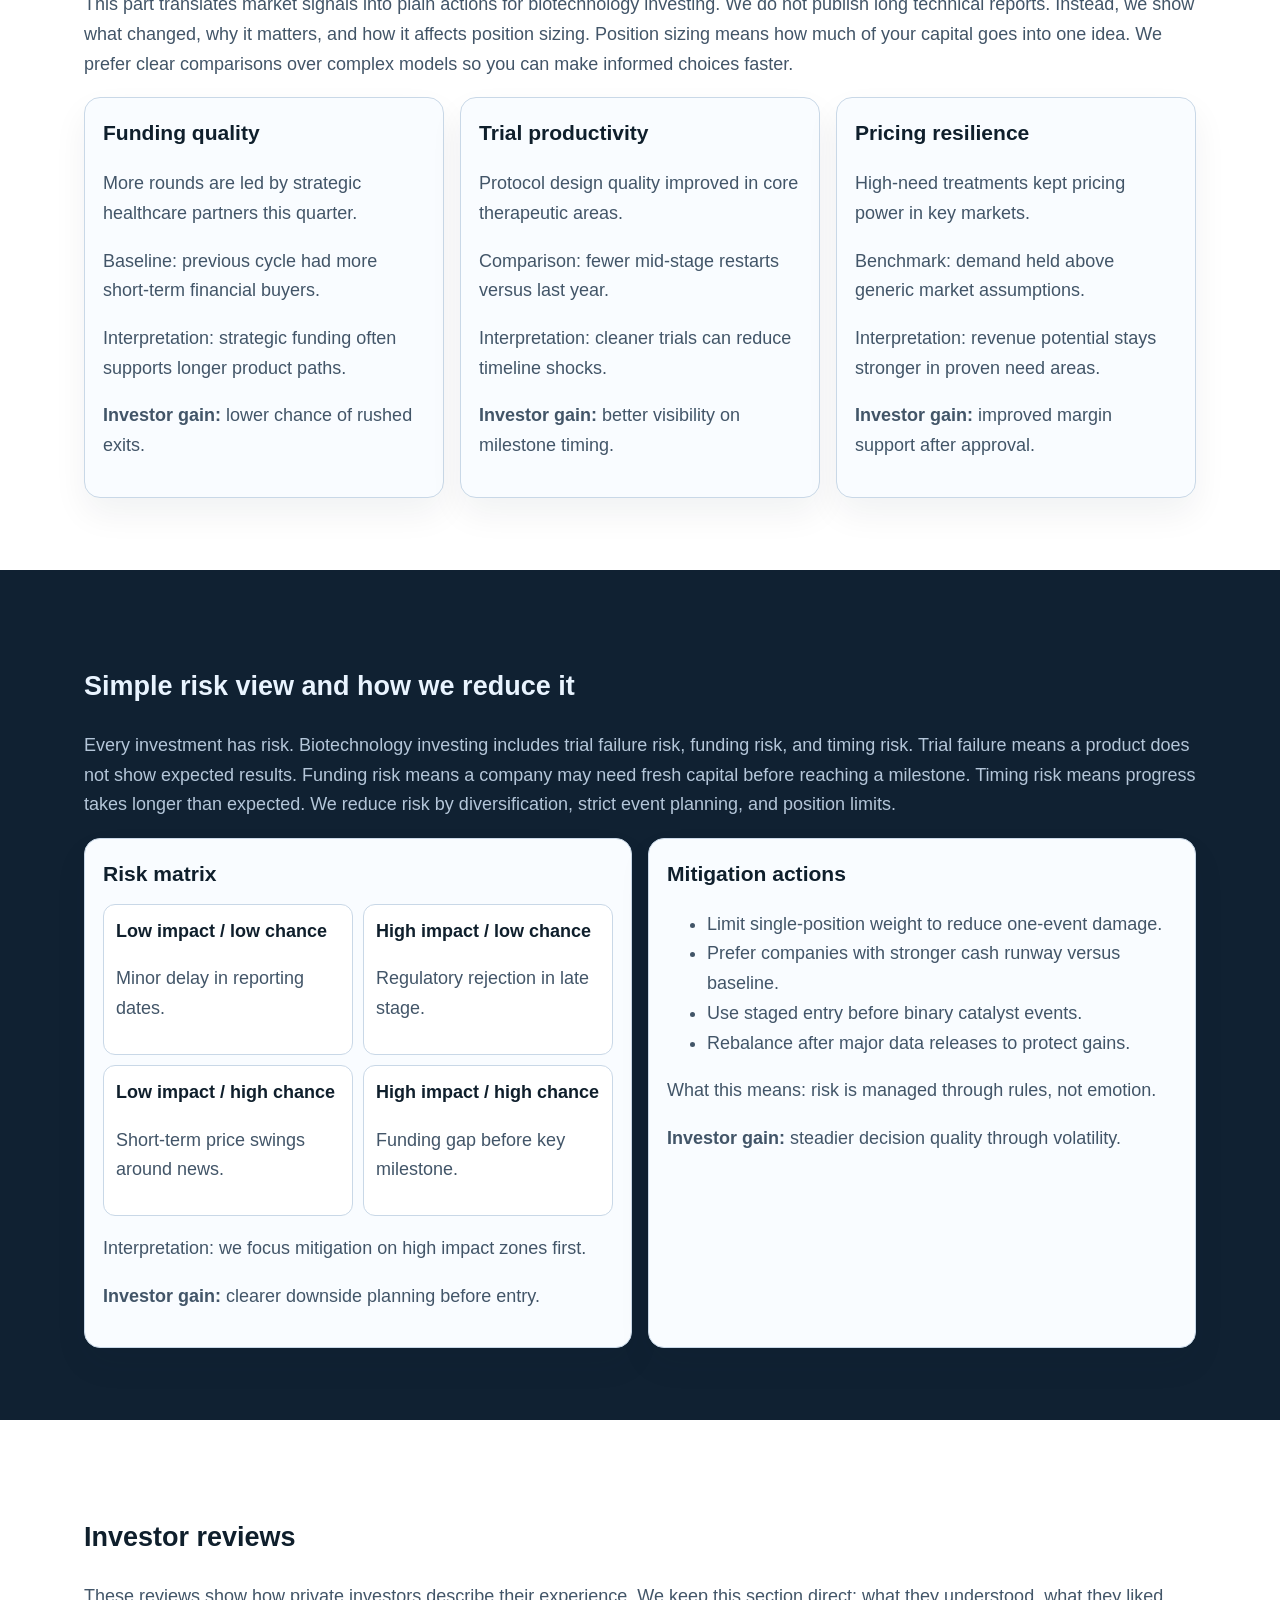
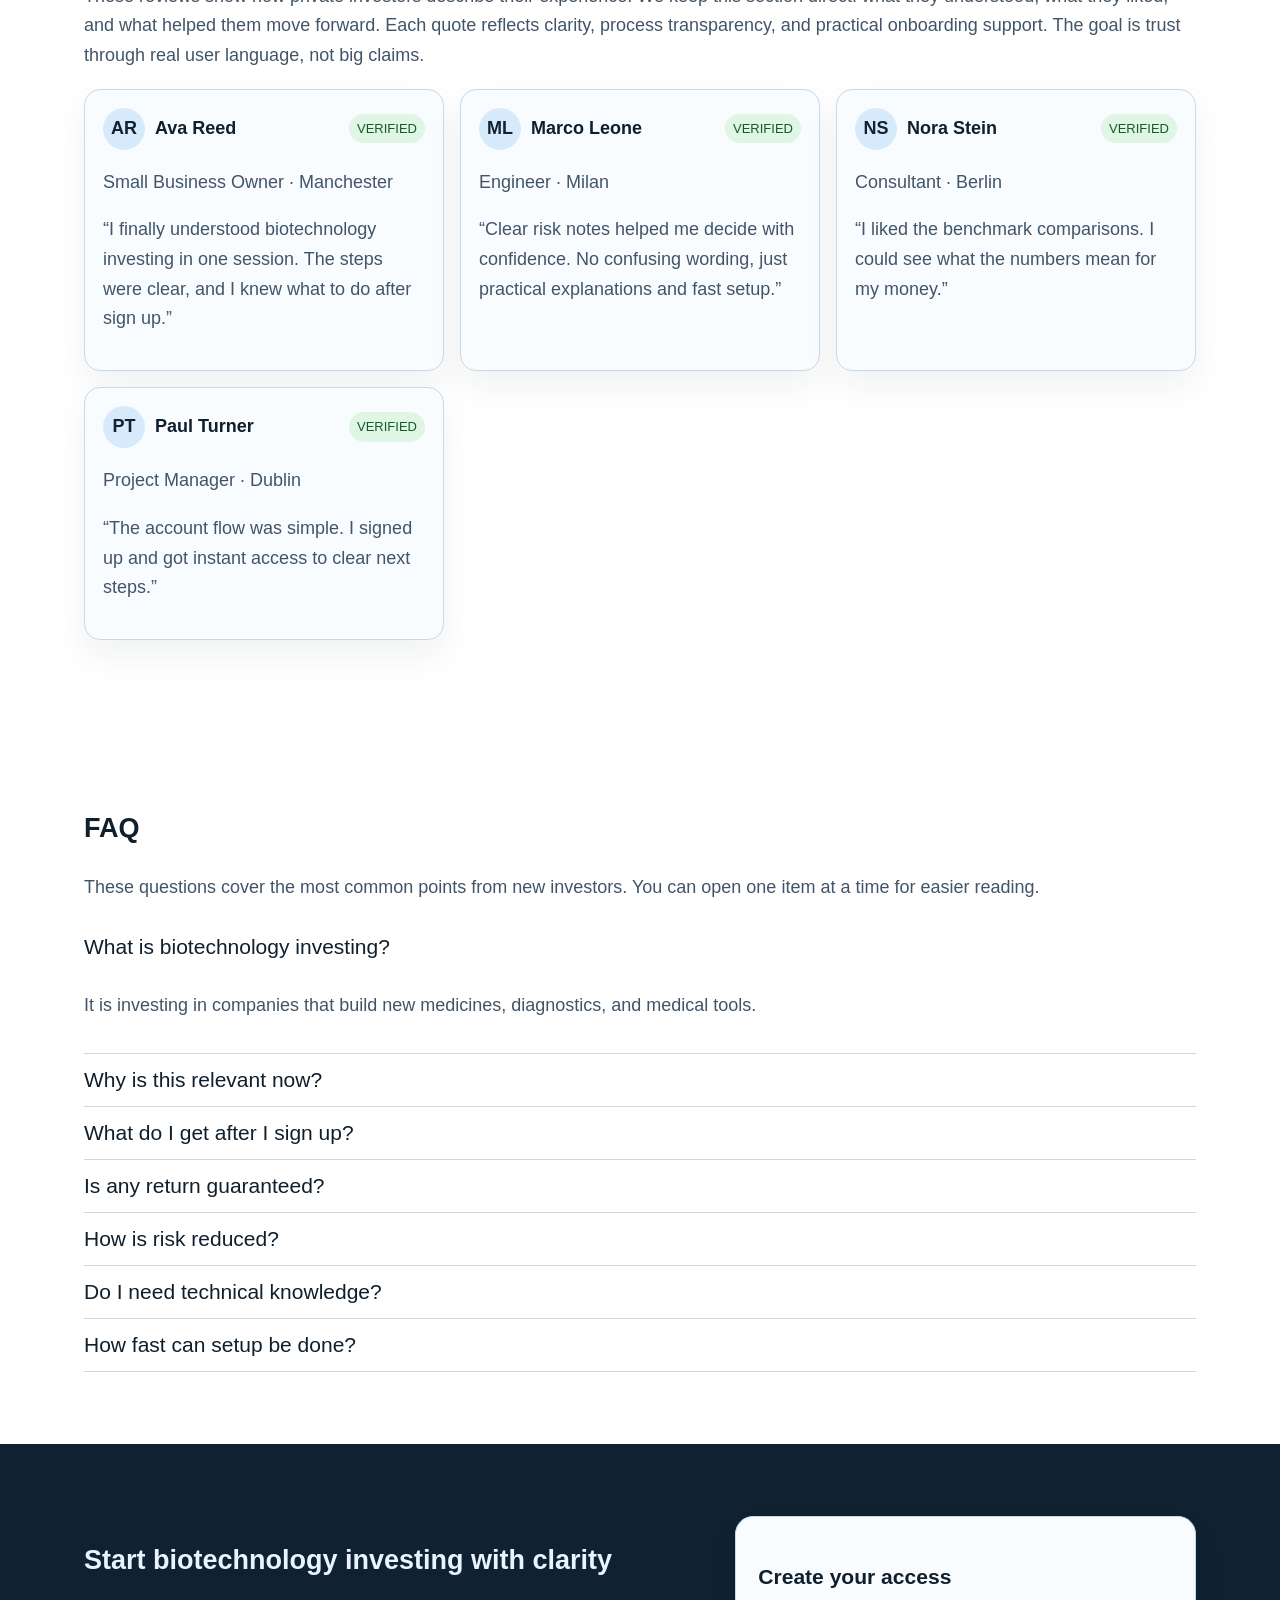
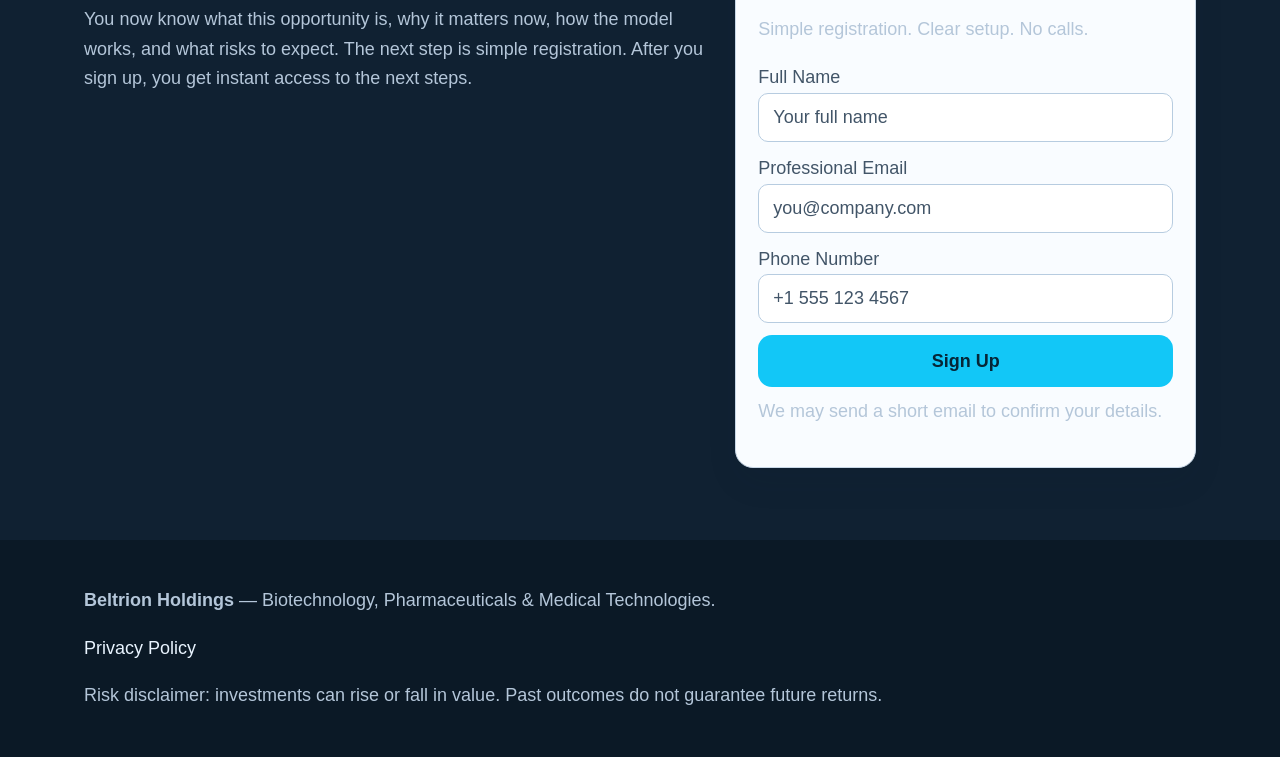
<file: de/index.html>
<!doctype html>
<html lang="en">
<head>
  <meta charset="utf-8">
  <meta name="viewport" content="width=device-width, initial-scale=1">
  <title>Beltrion Holdings | Biotechnology investing for private investors | Deutsch</title>
  <meta name="description" content="Beltrion Holdings explains biotechnology investing in simple English with clear steps, risks, and sign up flow for private investors (Deutsch page).">
  <link rel="canonical" href="../index.html">
  <link rel="alternate" hreflang="en" href="../index.html">
<link rel="alternate" hreflang="de" href="../de/index.html">
<link rel="alternate" hreflang="fr" href="../fr/index.html">
<link rel="alternate" hreflang="es" href="../es/index.html">
<link rel="alternate" hreflang="it" href="../it/index.html">
<link rel="alternate" hreflang="tr" href="../tr/index.html">
<link rel="alternate" hreflang="pt" href="../pt/index.html">
<link rel="alternate" hreflang="ja" href="../jp/index.html">
<link rel="alternate" hreflang="sk" href="../sk/index.html">
<link rel="alternate" hreflang="nl-BE" href="../be/index.html">
<link rel="alternate" hreflang="x-default" href="../index.html">
  <meta property="og:title" content="Beltrion Holdings | Biotechnology investing for private investors | Deutsch">
  <meta property="og:description" content="Beltrion Holdings explains biotechnology investing in simple English with clear steps, risks, and sign up flow for private investors (Deutsch page).">
  <meta property="og:type" content="website">
  <meta property="og:url" content="../index.html">
  <meta name="twitter:card" content="summary_large_image">
  <meta name="twitter:title" content="Beltrion Holdings | Biotechnology investing for private investors | Deutsch">
  <meta name="twitter:description" content="Beltrion Holdings explains biotechnology investing in simple English with clear steps, risks, and sign up flow for private investors (Deutsch page).">
  <link rel="stylesheet" href="../assets/style.css">
</head>
<body>
<header class="site-header">
  <div class="container header-inner">
    <a class="brand" href="../index.html">Beltrion Holdings</a>
    <nav class="main-nav" aria-label="Main">
      <a href="#why">Why Market</a><a href="#model">Model</a><a href="#process">Process</a><a href="#risk">Risk</a><a href="#faq">FAQ</a>
    </nav>
    <div class="header-actions">
      <div class="lang-switcher">
        <button class="lang-trigger" data-lang-trigger aria-haspopup="true" aria-expanded="false">Deutsch</button>
        <div class="lang-menu" data-lang-menu><a href="../index.html"><svg class="flag" viewBox="0 0 20 20"><circle cx="10" cy="10" r="10" fill="#0a53a8"/><text x="10" y="13" text-anchor="middle" font-size="7" fill="#fff">GB</text></svg>English</a>
<a href="../de/index.html"><svg class="flag" viewBox="0 0 20 20"><circle cx="10" cy="10" r="10" fill="#111"/><text x="10" y="13" text-anchor="middle" font-size="7" fill="#fff">DE</text></svg>Deutsch</a>
<a href="../fr/index.html"><svg class="flag" viewBox="0 0 20 20"><circle cx="10" cy="10" r="10" fill="#1543b8"/><text x="10" y="13" text-anchor="middle" font-size="7" fill="#fff">FR</text></svg>Français</a>
<a href="../es/index.html"><svg class="flag" viewBox="0 0 20 20"><circle cx="10" cy="10" r="10" fill="#b4342e"/><text x="10" y="13" text-anchor="middle" font-size="7" fill="#fff">ES</text></svg>Español</a>
<a href="../it/index.html"><svg class="flag" viewBox="0 0 20 20"><circle cx="10" cy="10" r="10" fill="#2d8d56"/><text x="10" y="13" text-anchor="middle" font-size="7" fill="#fff">IT</text></svg>Italiano</a>
<a href="../tr/index.html"><svg class="flag" viewBox="0 0 20 20"><circle cx="10" cy="10" r="10" fill="#b11722"/><text x="10" y="13" text-anchor="middle" font-size="7" fill="#fff">TR</text></svg>Türkçe</a>
<a href="../pt/index.html"><svg class="flag" viewBox="0 0 20 20"><circle cx="10" cy="10" r="10" fill="#15613b"/><text x="10" y="13" text-anchor="middle" font-size="7" fill="#fff">PT</text></svg>Português</a>
<a href="../jp/index.html"><svg class="flag" viewBox="0 0 20 20"><circle cx="10" cy="10" r="10" fill="#fff"/><text x="10" y="13" text-anchor="middle" font-size="7" fill="#b30022">JP</text></svg>日本語</a>
<a href="../sk/index.html"><svg class="flag" viewBox="0 0 20 20"><circle cx="10" cy="10" r="10" fill="#2f5db2"/><text x="10" y="13" text-anchor="middle" font-size="7" fill="#fff">SK</text></svg>Slovak</a>
<a href="../be/index.html"><svg class="flag" viewBox="0 0 20 20"><circle cx="10" cy="10" r="10" fill="#1f1f1f"/><text x="10" y="13" text-anchor="middle" font-size="7" fill="#ffd54f">BE</text></svg>Nederlands (BE)</a></div>
      </div>
      <a href="#signup-final" class="btn btn-primary">Sign Up</a>
    </div>
    <button class="menu-toggle" data-open-drawer aria-label="Open menu">☰</button>
  </div>
</header>

<div class="mobile-drawer" data-drawer>
  <div class="drawer-panel" role="dialog" aria-modal="true" aria-label="Mobile menu">
    <div class="drawer-header"><strong>Menu</strong><button data-close-drawer aria-label="Close menu">✕</button></div>
    <p><a href="#why">Why Market</a></p><p><a href="#model">Model</a></p><p><a href="#process">Process</a></p><p><a href="#risk">Risk</a></p><p><a href="#faq">FAQ</a></p>
    <div class="lang-switcher"><button class="lang-trigger">Deutsch</button><div class="lang-menu open"><a href="../index.html"><svg class="flag" viewBox="0 0 20 20"><circle cx="10" cy="10" r="10" fill="#0a53a8"/><text x="10" y="13" text-anchor="middle" font-size="7" fill="#fff">GB</text></svg>English</a>
<a href="../de/index.html"><svg class="flag" viewBox="0 0 20 20"><circle cx="10" cy="10" r="10" fill="#111"/><text x="10" y="13" text-anchor="middle" font-size="7" fill="#fff">DE</text></svg>Deutsch</a>
<a href="../fr/index.html"><svg class="flag" viewBox="0 0 20 20"><circle cx="10" cy="10" r="10" fill="#1543b8"/><text x="10" y="13" text-anchor="middle" font-size="7" fill="#fff">FR</text></svg>Français</a>
<a href="../es/index.html"><svg class="flag" viewBox="0 0 20 20"><circle cx="10" cy="10" r="10" fill="#b4342e"/><text x="10" y="13" text-anchor="middle" font-size="7" fill="#fff">ES</text></svg>Español</a>
<a href="../it/index.html"><svg class="flag" viewBox="0 0 20 20"><circle cx="10" cy="10" r="10" fill="#2d8d56"/><text x="10" y="13" text-anchor="middle" font-size="7" fill="#fff">IT</text></svg>Italiano</a>
<a href="../tr/index.html"><svg class="flag" viewBox="0 0 20 20"><circle cx="10" cy="10" r="10" fill="#b11722"/><text x="10" y="13" text-anchor="middle" font-size="7" fill="#fff">TR</text></svg>Türkçe</a>
<a href="../pt/index.html"><svg class="flag" viewBox="0 0 20 20"><circle cx="10" cy="10" r="10" fill="#15613b"/><text x="10" y="13" text-anchor="middle" font-size="7" fill="#fff">PT</text></svg>Português</a>
<a href="../jp/index.html"><svg class="flag" viewBox="0 0 20 20"><circle cx="10" cy="10" r="10" fill="#fff"/><text x="10" y="13" text-anchor="middle" font-size="7" fill="#b30022">JP</text></svg>日本語</a>
<a href="../sk/index.html"><svg class="flag" viewBox="0 0 20 20"><circle cx="10" cy="10" r="10" fill="#2f5db2"/><text x="10" y="13" text-anchor="middle" font-size="7" fill="#fff">SK</text></svg>Slovak</a>
<a href="../be/index.html"><svg class="flag" viewBox="0 0 20 20"><circle cx="10" cy="10" r="10" fill="#1f1f1f"/><text x="10" y="13" text-anchor="middle" font-size="7" fill="#ffd54f">BE</text></svg>Nederlands (BE)</a></div></div>
    <p><a href="#signup-final" class="btn btn-primary">Sign Up</a></p>
  </div>
</div>

<main>
<section class="section dark">
  <div class="container hero-grid reveal">
    <div>
      <h1>Biotechnology investing for private investors</h1>
      <p class="hero-intro">Beltrion Holdings gives private investors a clear way to access biotechnology investing. This is an investment approach focused on biotech, pharma, and medical technology companies that solve real health problems. Why now? Demand for new treatments is rising, approval speed is improving, and medical tools are moving faster from lab to market. Here is what you get: simple entry steps, clear risk notes, and transparent performance context. After you sign up, you get instant access to the next steps.</p>
      <div class="performance-panel">
        <p class="performance-title">Historical outcome range during favorable periods</p>
        <div class="perf-grid">
          <div class="perf-item"><div class="perf-value">8–15%</div><div class="perf-label">Monthly range</div></div>
          <div class="perf-item"><div class="perf-value">80–200%</div><div class="perf-label">Annual range</div></div>
        </div>
        <p class="perf-note">Returns depend on market conditions. Not guaranteed.</p>
      </div>
    </div>
    <form class="form-card" id="signup-hero">
      <h3 class="form-title">Open your investor account</h3>
      <p class="form-sub">Start now with one short form and clear onboarding.</p>
      <div class="form-stack">
        <label>Full Name<input type="text" placeholder="Your full name" required></label>
        <label>Professional Email<input type="email" placeholder="you@company.com" required></label>
        <label>Phone Number<input type="tel" placeholder="+1 555 123 4567" required></label>
        <button class="btn btn-primary" type="submit">Sign Up</button>
      </div>
      <p class="form-note">We may send a short email to confirm your details.</p>
    </form>
  </div>
</section>

<section class="section light kpi-strip"><div class="container reveal"><h2>What this opportunity offers</h2><p>Biotechnology investing can feel complex, so we show the core numbers in plain language. A pipeline means the list of products moving through test stages. Diversification means spreading investments so one setback has less impact. Time to milestone means how soon a company may reach a major value event. These points help investors compare opportunities quickly and with confidence.</p><div class="grid-4"><article class="card"><h3>42</h3><p>Active pipeline positions in biotech, pharma, and medtech.</p><p><strong>Investor gain:</strong> broader exposure lowers single-company pressure.</p></article><article class="card"><h3>3 regions</h3><p>North America, Europe, and Asia healthcare innovation access.</p><p><strong>Investor gain:</strong> more opportunities across market cycles.</p></article><article class="card"><h3>18 months</h3><p>Typical holding window during strong product development cycles.</p><p><strong>Investor gain:</strong> clear timing expectations before entry.</p></article><article class="card"><h3>74%</h3><p>Share of targets with near-term catalysts versus market average 49%.</p><p><strong>Investor gain:</strong> higher probability of news-driven revaluation.</p></article></div></div></section>

<section id="why" class="section light"><div class="container reveal"><h2>Why biotechnology investing matters now</h2><p>Healthcare demand is expanding, and many systems are under pressure to deliver better treatment at lower cost. Biotechnology investing matters because new medicines and diagnostic tools can create large value when they solve common problems. Regulation is still strict, but data and trial methods are improving. That can shorten decision cycles in some areas. We watch where demand, science, and reimbursement trends meet. Reimbursement means how health systems pay for approved treatments.</p><div class="grid-3"><article class="card"><h3>Demand trend</h3><p>Aging populations increase demand for chronic disease solutions.</p><p class="muted">Market baseline: healthcare demand grew steadily in the last cycle.</p><p><strong>Investor gain:</strong> sustained demand can support revenue visibility.</p></article><article class="card"><h3>Technology trend</h3><p>AI-assisted discovery reduces early research time in selected programs.</p><p class="muted">Benchmark: discovery timelines are improving versus past methods.</p><p><strong>Investor gain:</strong> faster cycles may improve value realization speed.</p></article><article class="card"><h3>Capital trend</h3><p>More strategic partnerships are funding late-stage development steps.</p><p class="muted">Comparison: partnership activity remains above long-run average.</p><p><strong>Investor gain:</strong> shared funding can lower execution pressure.</p></article></div></div></section>

<section id="model" class="section dark"><div class="container reveal"><h2>How the model works in clear steps</h2><p>Here’s how biotechnology investing works through Beltrion Holdings. We focus on companies with practical milestones, clear unmet need, and realistic financing plans. A milestone is a visible event such as trial data or approval progress. We avoid long stories with no near-term triggers. The goal is simple: build a portfolio that balances upside and known risk windows.</p><div class="diagram"><div class="diagram-step"><strong>1. Screen:</strong> Find healthcare problems with strong demand and clear pricing paths.</div><div class="diagram-step"><strong>2. Select:</strong> Choose companies with funded next milestones and measurable progress.</div><div class="diagram-step"><strong>3. Build:</strong> Spread capital across stages, geographies, and technology classes.</div><div class="diagram-step"><strong>4. Monitor:</strong> Track catalysts and adjust when data changes the story.</div><div class="diagram-step"><strong>5. Decide:</strong> Keep, add, or reduce using transparent rules before major events.</div></div><p>What it means: your capital follows a repeatable process, not guesswork. <strong>Investor gain:</strong> better decision consistency through each cycle.</p></div></section>

<section id="process" class="section light"><div class="container reveal"><h2>Fast onboarding process</h2><p>We keep setup simple so you can move from interest to action without friction. Each stage tells you what to do next and what to expect. No calls and no complex paperwork journey. You can complete each task in your account with clear prompts. The process is designed for people who want clarity, speed, and control.</p><div class="process-steps"><div class="process-step"><span class="process-time">Minute 5</span><span>Sign up and verify email.</span></div><div class="process-step"><span class="process-time">Hour 1–6</span><span>Review options and set your plan.</span></div><div class="process-step"><span class="process-time">Hour 6–12</span><span>Confirm profile details and funding route.</span></div><div class="process-step"><span class="process-time">Hour 12–24</span><span>Activate account and view live dashboard.</span></div></div><p class="process-proof">Most people finish setup in 24 hours.</p><p>After you sign up, you will see a clear setup checklist.</p></div></section>

<section class="section dark"><div class="container reveal"><h2>Metrics that connect to money outcomes</h2><p>Numbers only matter when they answer a practical question: what can change value and when? This section compares our target profile with a broad market baseline so you can see how biotechnology investing decisions are framed. Catalyst density means how many meaningful events are expected in a period. Cash runway means how long a company can operate before raising more capital.</p><div class="grid-2"><article class="card compare-bars"><h3>Portfolio profile vs market baseline</h3><div class="row"><p>Catalyst density (target 6, market 3)</p><div class="bar-track"><span class="bar-a" style="width:80%"></span></div><div class="bar-track"><span class="bar-b" style="width:40%"></span></div></div><div class="row"><p>Cash runway (target 22 months, market 14 months)</p><div class="bar-track"><span class="bar-a" style="width:78%"></span></div><div class="bar-track"><span class="bar-b" style="width:50%"></span></div></div><p><strong>Investor gain:</strong> stronger runway and catalysts can reduce forced exits.</p><div class="legend"><span>Accent A = Beltrion target</span><span>Accent B = Market average</span></div></article><article class="card"><h3>Value trigger distribution</h3><div class="ring-wrap"><div class="ring-card"><div class="ring" style="--value:72%" data-label="72%"></div><p>Clinical milestones</p></div><div class="ring-card"><div class="ring" style="--value:61%" data-label="61%"></div><p>Commercial launch cues</p></div><div class="ring-card"><div class="ring" style="--value:54%" data-label="54%"></div><p>Strategic deal flow</p></div></div><p>Interpretation: multiple trigger types spread timing risk across the cycle.</p><p><strong>Investor gain:</strong> more than one path to potential upside.</p></article></div></div></section>

<section class="section light"><div class="container reveal"><h2>Insights from the current cycle</h2><p>This part translates market signals into plain actions for biotechnology investing. We do not publish long technical reports. Instead, we show what changed, why it matters, and how it affects position sizing. Position sizing means how much of your capital goes into one idea. We prefer clear comparisons over complex models so you can make informed choices faster.</p><div class="grid-3"><article class="card"><h3>Funding quality</h3><p>More rounds are led by strategic healthcare partners this quarter.</p><p class="muted">Baseline: previous cycle had more short-term financial buyers.</p><p>Interpretation: strategic funding often supports longer product paths.</p><p><strong>Investor gain:</strong> lower chance of rushed exits.</p></article><article class="card"><h3>Trial productivity</h3><p>Protocol design quality improved in core therapeutic areas.</p><p class="muted">Comparison: fewer mid-stage restarts versus last year.</p><p>Interpretation: cleaner trials can reduce timeline shocks.</p><p><strong>Investor gain:</strong> better visibility on milestone timing.</p></article><article class="card"><h3>Pricing resilience</h3><p>High-need treatments kept pricing power in key markets.</p><p class="muted">Benchmark: demand held above generic market assumptions.</p><p>Interpretation: revenue potential stays stronger in proven need areas.</p><p><strong>Investor gain:</strong> improved margin support after approval.</p></article></div></div></section>

<section id="risk" class="section dark"><div class="container reveal"><h2>Simple risk view and how we reduce it</h2><p>Every investment has risk. Biotechnology investing includes trial failure risk, funding risk, and timing risk. Trial failure means a product does not show expected results. Funding risk means a company may need fresh capital before reaching a milestone. Timing risk means progress takes longer than expected. We reduce risk by diversification, strict event planning, and position limits.</p><div class="grid-2"><article class="card"><h3>Risk matrix</h3><div class="matrix"><div><strong>Low impact / low chance</strong><p>Minor delay in reporting dates.</p></div><div><strong>High impact / low chance</strong><p>Regulatory rejection in late stage.</p></div><div><strong>Low impact / high chance</strong><p>Short-term price swings around news.</p></div><div><strong>High impact / high chance</strong><p>Funding gap before key milestone.</p></div></div><p>Interpretation: we focus mitigation on high impact zones first.</p><p><strong>Investor gain:</strong> clearer downside planning before entry.</p></article><article class="card"><h3>Mitigation actions</h3><ul><li>Limit single-position weight to reduce one-event damage.</li><li>Prefer companies with stronger cash runway versus baseline.</li><li>Use staged entry before binary catalyst events.</li><li>Rebalance after major data releases to protect gains.</li></ul><p>What this means: risk is managed through rules, not emotion.</p><p><strong>Investor gain:</strong> steadier decision quality through volatility.</p></article></div></div></section>

<section class="section light"><div class="container reveal"><h2>Investor reviews</h2><p>These reviews show how private investors describe their experience. We keep this section direct: what they understood, what they liked, and what helped them move forward. Each quote reflects clarity, process transparency, and practical onboarding support. The goal is trust through real user language, not big claims.</p><div class="grid-2"><article class="card"><div class="review-head"><div class="avatar">AR</div><strong>Ava Reed</strong><span class="verified">VERIFIED</span></div><p class="muted">Small Business Owner · Manchester</p><p>“I finally understood biotechnology investing in one session. The steps were clear, and I knew what to do after sign up.”</p></article><article class="card"><div class="review-head"><div class="avatar">ML</div><strong>Marco Leone</strong><span class="verified">VERIFIED</span></div><p class="muted">Engineer · Milan</p><p>“Clear risk notes helped me decide with confidence. No confusing wording, just practical explanations and fast setup.”</p></article><article class="card"><div class="review-head"><div class="avatar">NS</div><strong>Nora Stein</strong><span class="verified">VERIFIED</span></div><p class="muted">Consultant · Berlin</p><p>“I liked the benchmark comparisons. I could see what the numbers mean for my money.”</p></article><article class="card"><div class="review-head"><div class="avatar">PT</div><strong>Paul Turner</strong><span class="verified">VERIFIED</span></div><p class="muted">Project Manager · Dublin</p><p>“The account flow was simple. I signed up and got instant access to clear next steps.”</p></article></div></div></section>

<section id="faq" class="section light"><div class="container reveal"><h2>FAQ</h2><p>These questions cover the most common points from new investors. You can open one item at a time for easier reading.</p><div class="faq-list"><div class="faq-item open"><button class="faq-q">What is biotechnology investing?</button><div class="faq-answer"><p>It is investing in companies that build new medicines, diagnostics, and medical tools.</p></div></div><div class="faq-item"><button class="faq-q">Why is this relevant now?</button><div class="faq-answer"><p>Healthcare demand is rising and innovation cycles are moving faster in key areas.</p></div></div><div class="faq-item"><button class="faq-q">What do I get after I sign up?</button><div class="faq-answer"><p>After you sign up, you can review the options and choose what to do next.</p></div></div><div class="faq-item"><button class="faq-q">Is any return guaranteed?</button><div class="faq-answer"><p>No. Returns depend on market conditions, company progress, and timing.</p></div></div><div class="faq-item"><button class="faq-q">How is risk reduced?</button><div class="faq-answer"><p>Through diversification, position limits, and milestone-based monitoring.</p></div></div><div class="faq-item"><button class="faq-q">Do I need technical knowledge?</button><div class="faq-answer"><p>No. We explain key terms in plain language and keep steps simple.</p></div></div><div class="faq-item"><button class="faq-q">How fast can setup be done?</button><div class="faq-answer"><p>Most people finish setup in 24 hours with the account checklist.</p></div></div></div></div></section>

<section id="signup-final" class="section dark"><div class="container hero-grid reveal"><div><h2>Start biotechnology investing with clarity</h2><p>You now know what this opportunity is, why it matters now, how the model works, and what risks to expect. The next step is simple registration. After you sign up, you get instant access to the next steps.</p></div><form class="form-card"><h3 class="form-title">Create your access</h3><p class="form-sub">Simple registration. Clear setup. No calls.</p><div class="form-stack"><label>Full Name<input type="text" placeholder="Your full name" required></label><label>Professional Email<input type="email" placeholder="you@company.com" required></label><label>Phone Number<input type="tel" placeholder="+1 555 123 4567" required></label><button class="btn btn-primary" type="submit">Sign Up</button></div><p class="form-note">We may send a short email to confirm your details.</p></form></div></section>
</main>

<footer class="site-footer"><div class="container"><p><strong>Beltrion Holdings</strong> — Biotechnology, Pharmaceuticals & Medical Technologies.</p><p><a href="#" data-open-modal>Privacy Policy</a></p><p>Risk disclaimer: investments can rise or fall in value. Past outcomes do not guarantee future returns.</p></div></footer>

<div class="modal" data-modal><div class="modal-box" role="dialog" aria-modal="true" aria-label="Privacy Policy"><div class="modal-head"><h3>Privacy Policy</h3><button data-close-modal aria-label="Close policy">✕</button></div><div class="modal-body"><h4>Introduction</h4><p>We explain data use in plain language so you can make informed choices.</p><h4>Data collection</h4><p>We collect name, email, phone, and account activity needed for onboarding.</p><h4>Legal basis</h4><p>We process data to deliver requested services and meet legal obligations.</p><h4>Cookies</h4><p>Cookies keep your session secure and help us improve page performance.</p><h4>Retention</h4><p>We keep data only as long as needed for service and legal records.</p><h4>Third-party sharing</h4><p>We share limited data with trusted providers for hosting and communication.</p><h4>Security</h4><p>We use access controls, monitoring, and encryption to protect personal data.</p><h4>User rights</h4><p>You may request access, correction, deletion, or export of your data.</p><h4>International transfers</h4><p>When data crosses borders, we apply contractual safeguards for protection.</p><h4>Industry risk disclosure</h4><p>Healthcare investing carries volatility and timing risk. Returns are never guaranteed.</p><h4>Contact</h4><p>Email privacy@beltrion-holdings.example for data requests or policy questions.</p></div><div class="modal-foot"><button class="btn" data-close-modal>Close</button></div></div></div>

<script type="application/ld+json">{"@context":"https://schema.org","@type":"Organization","name":"Beltrion Holdings","url":"../index.html"}</script>
<script type="application/ld+json">{"@context":"https://schema.org","@type":"WebSite","name":"Beltrion Holdings","url":"../index.html"}</script>
<script type="application/ld+json">{"@context":"https://schema.org","@type":"FAQPage","mainEntity":[{"@type":"Question","name":"What is biotechnology investing?","acceptedAnswer":{"@type":"Answer","text":"It is investing in companies that build medicines, diagnostics, and medical tools."}},{"@type":"Question","name":"What do I get after I sign up?","acceptedAnswer":{"@type":"Answer","text":"After you sign up, you can review the options and choose what to do next."}}]}</script>
<script type="application/ld+json">{"@context":"https://schema.org","@type":"Review","author":{"@type":"Person","name":"Ava Reed"},"reviewBody":"I finally understood biotechnology investing in one session.","itemReviewed":{"@type":"Service","name":"Beltrion Holdings Investor Access"}}</script>
<script src="../assets/app.js" defer></script>
</body>
</html>
</file>
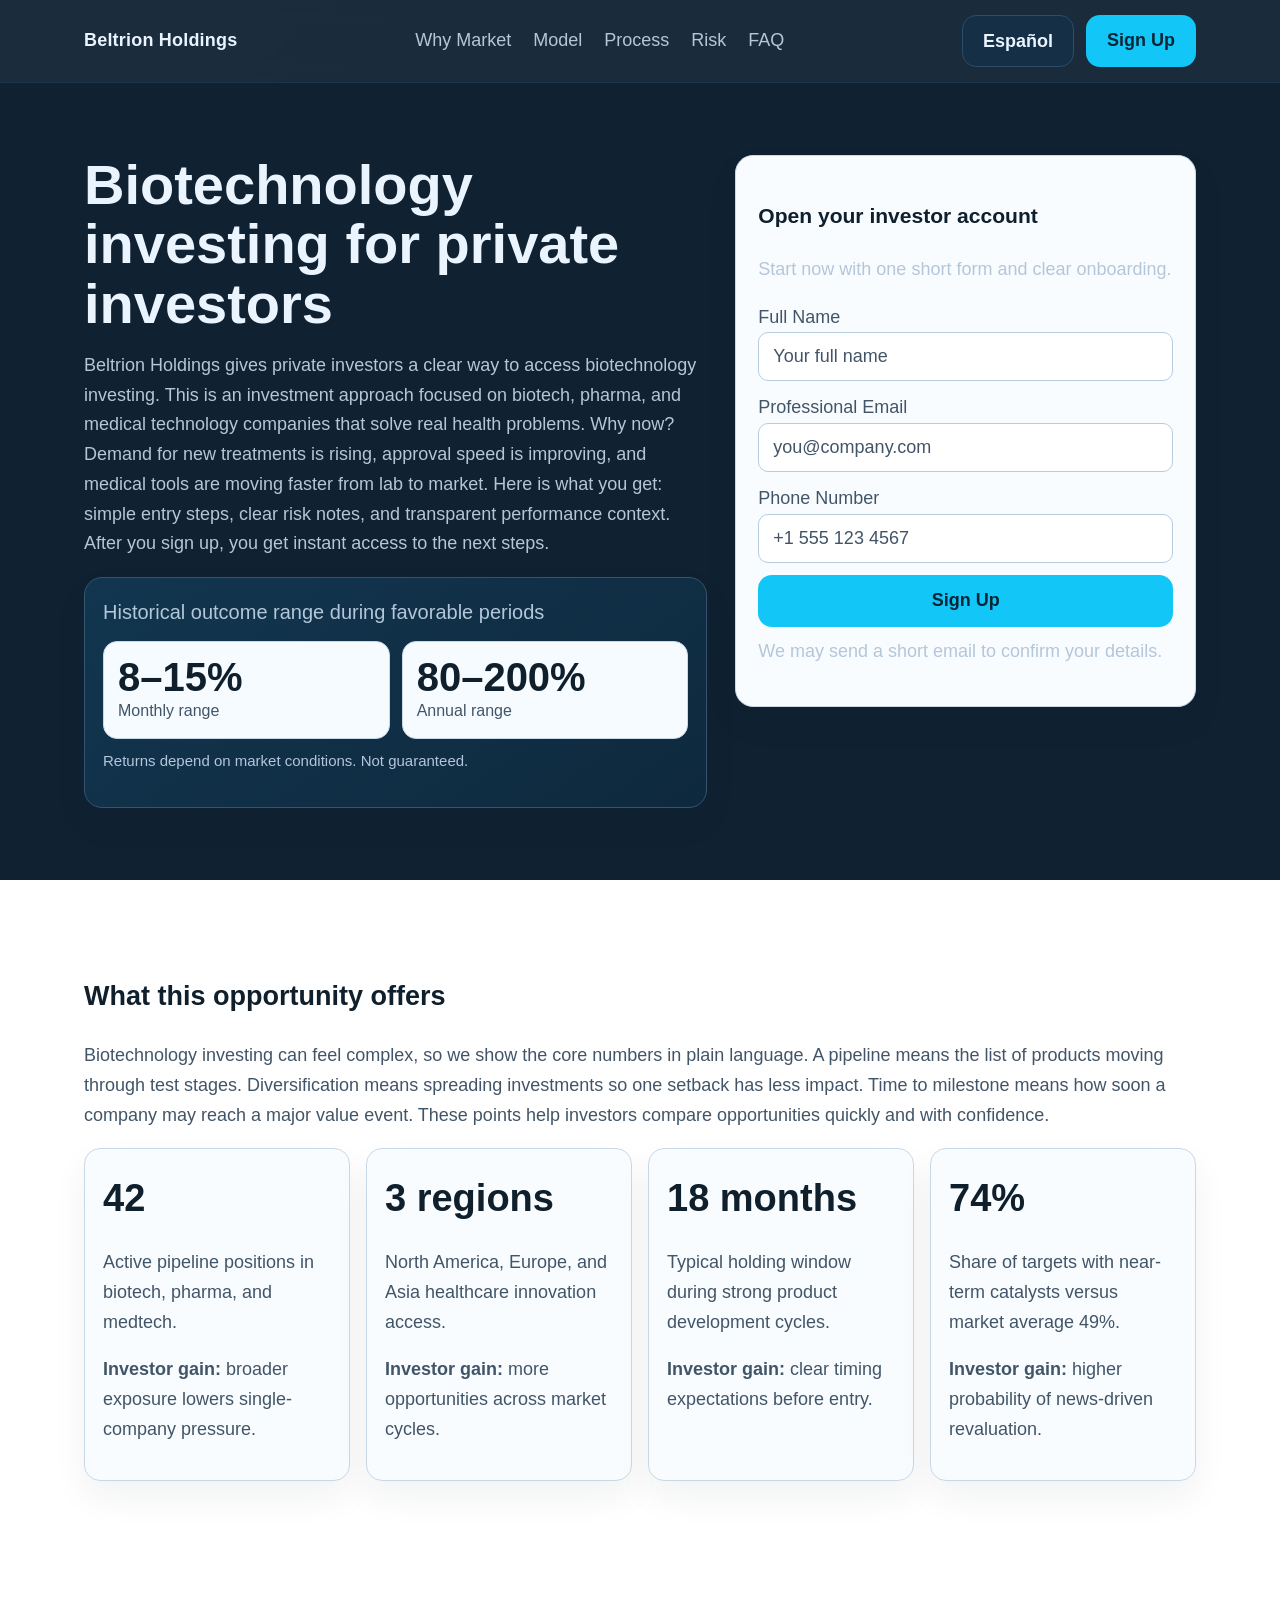
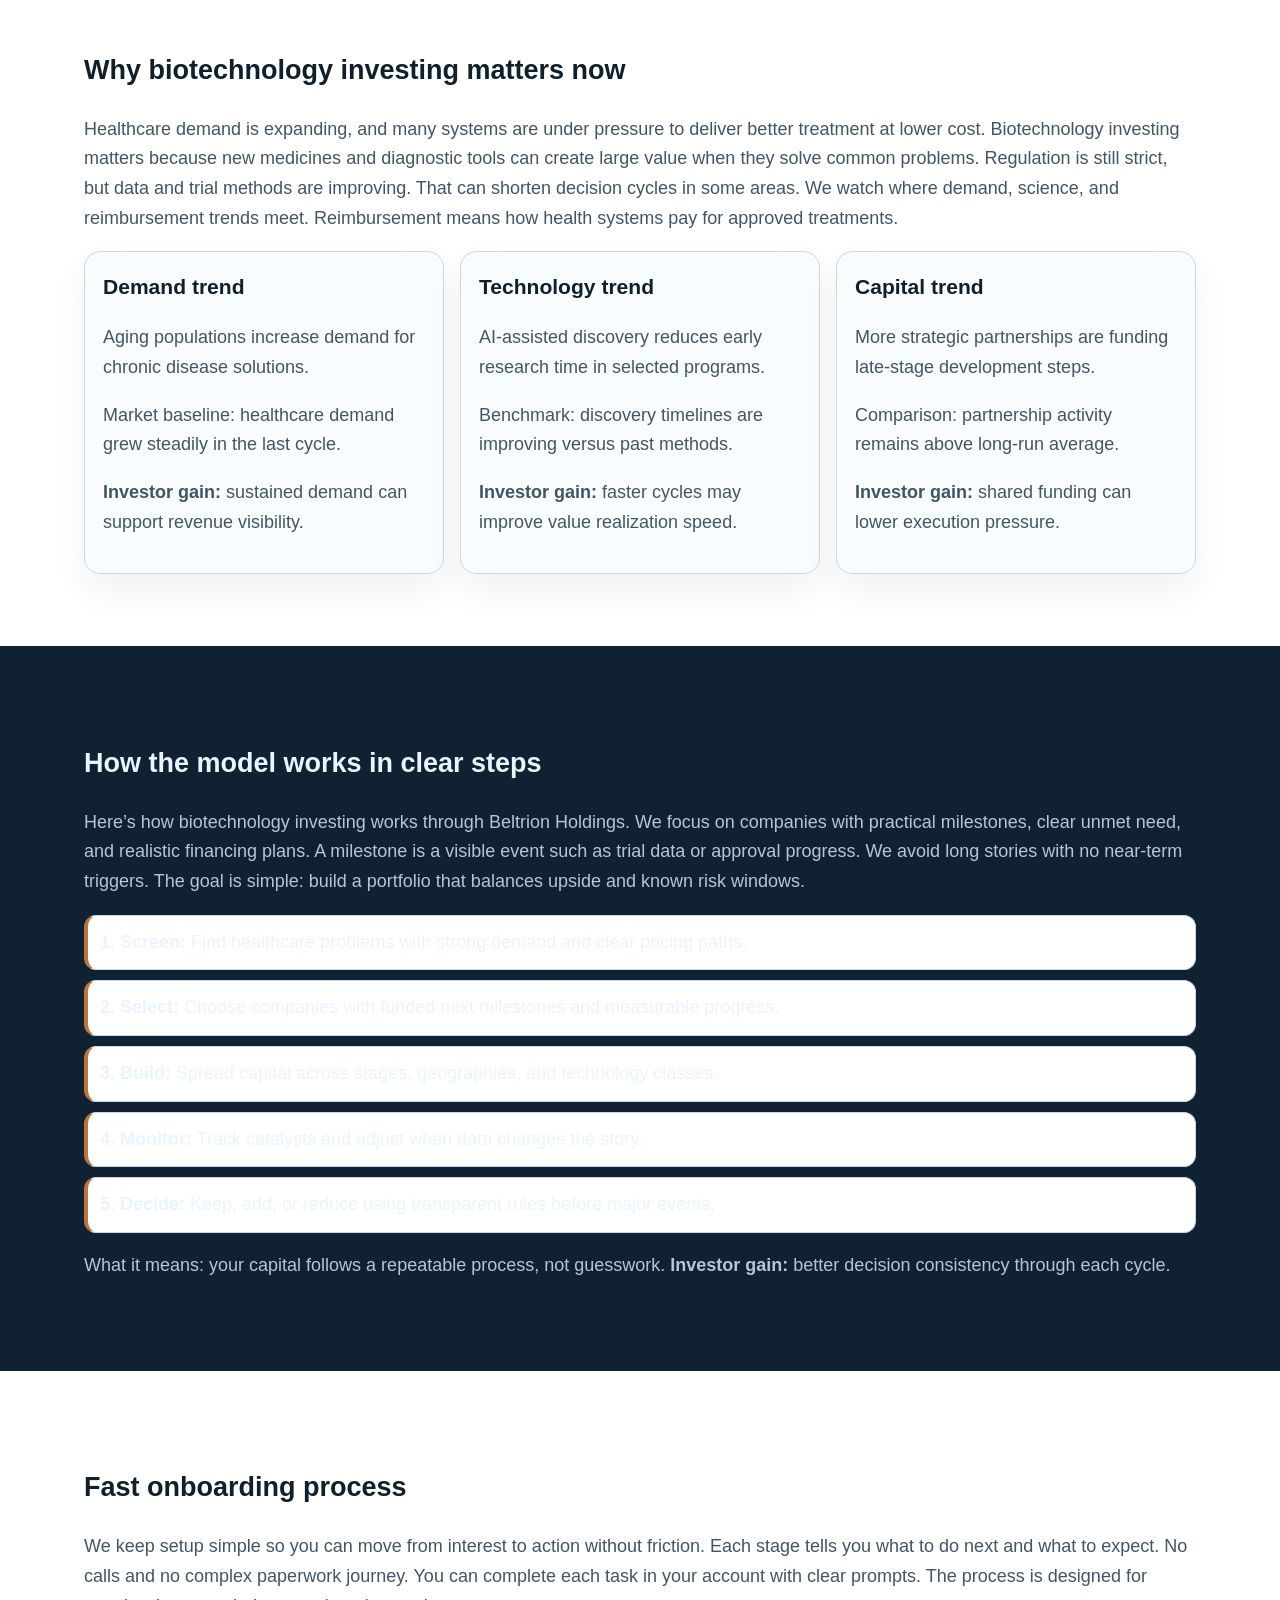
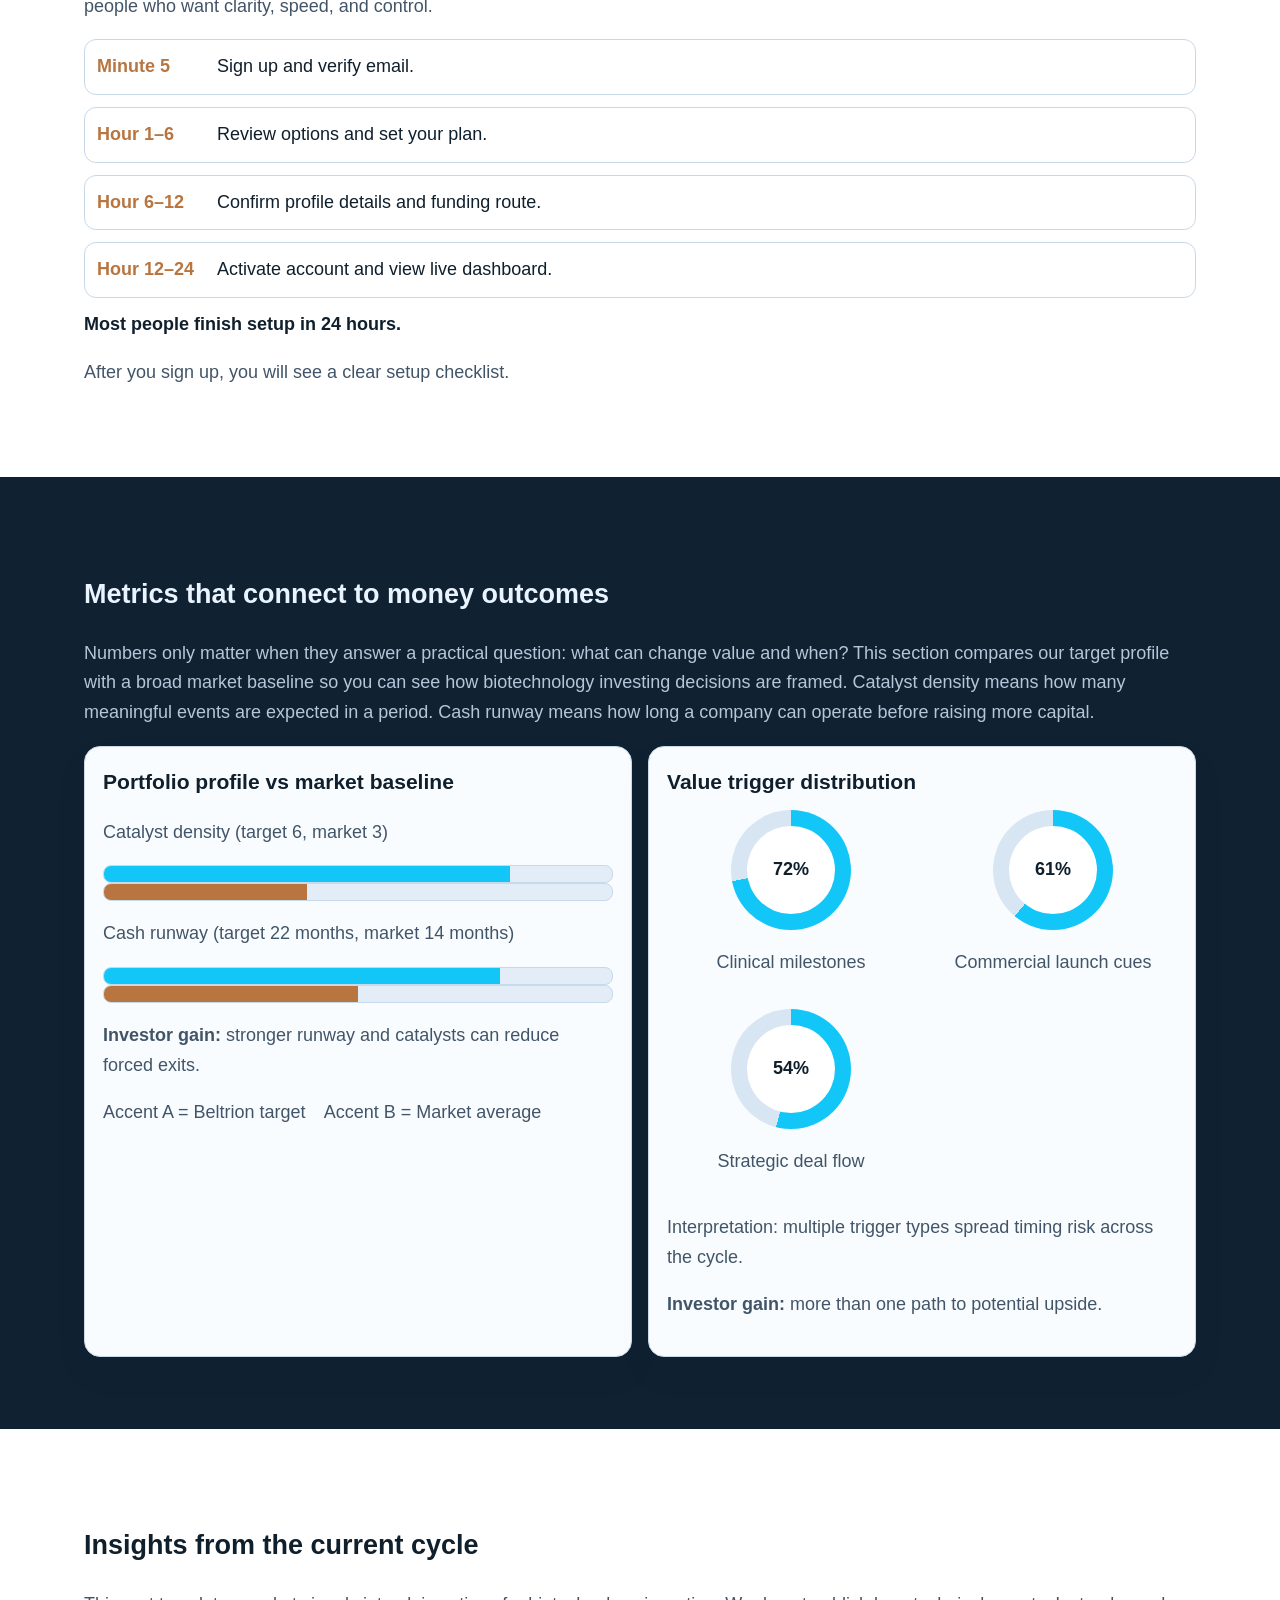
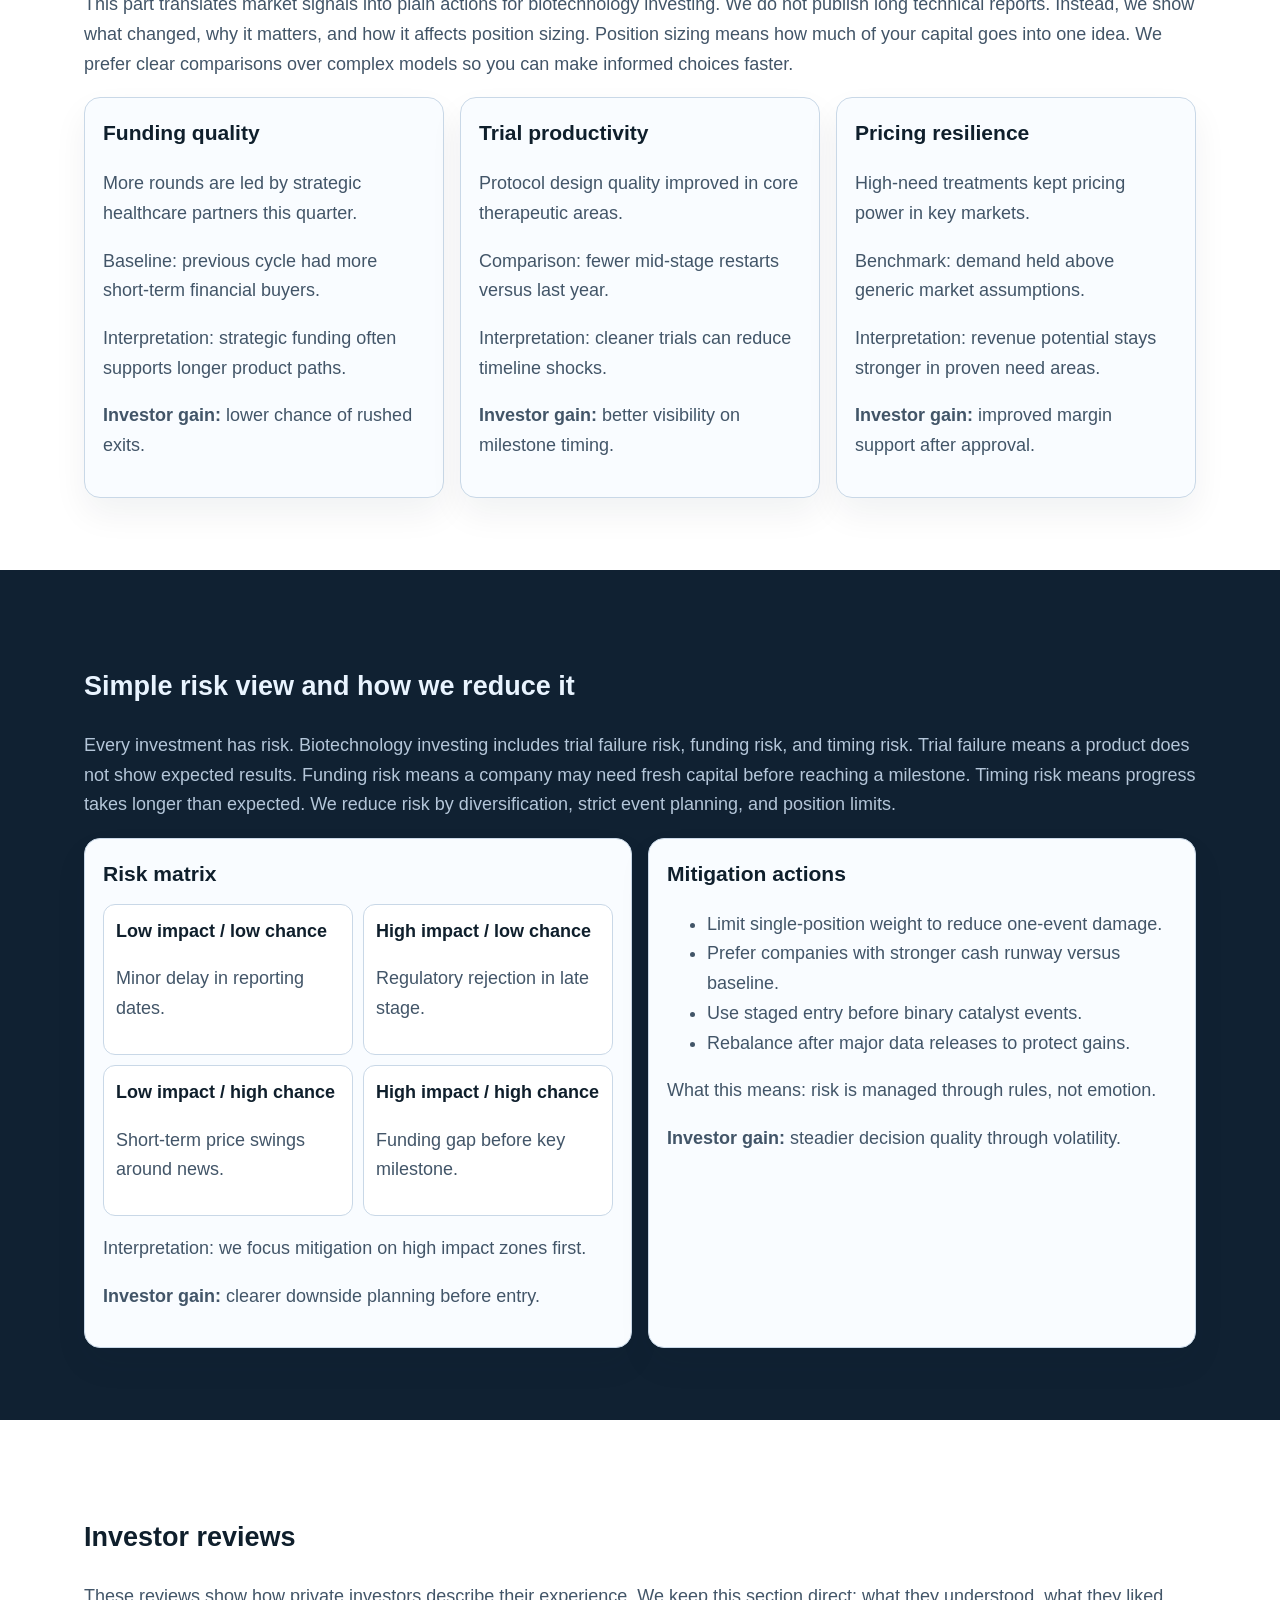
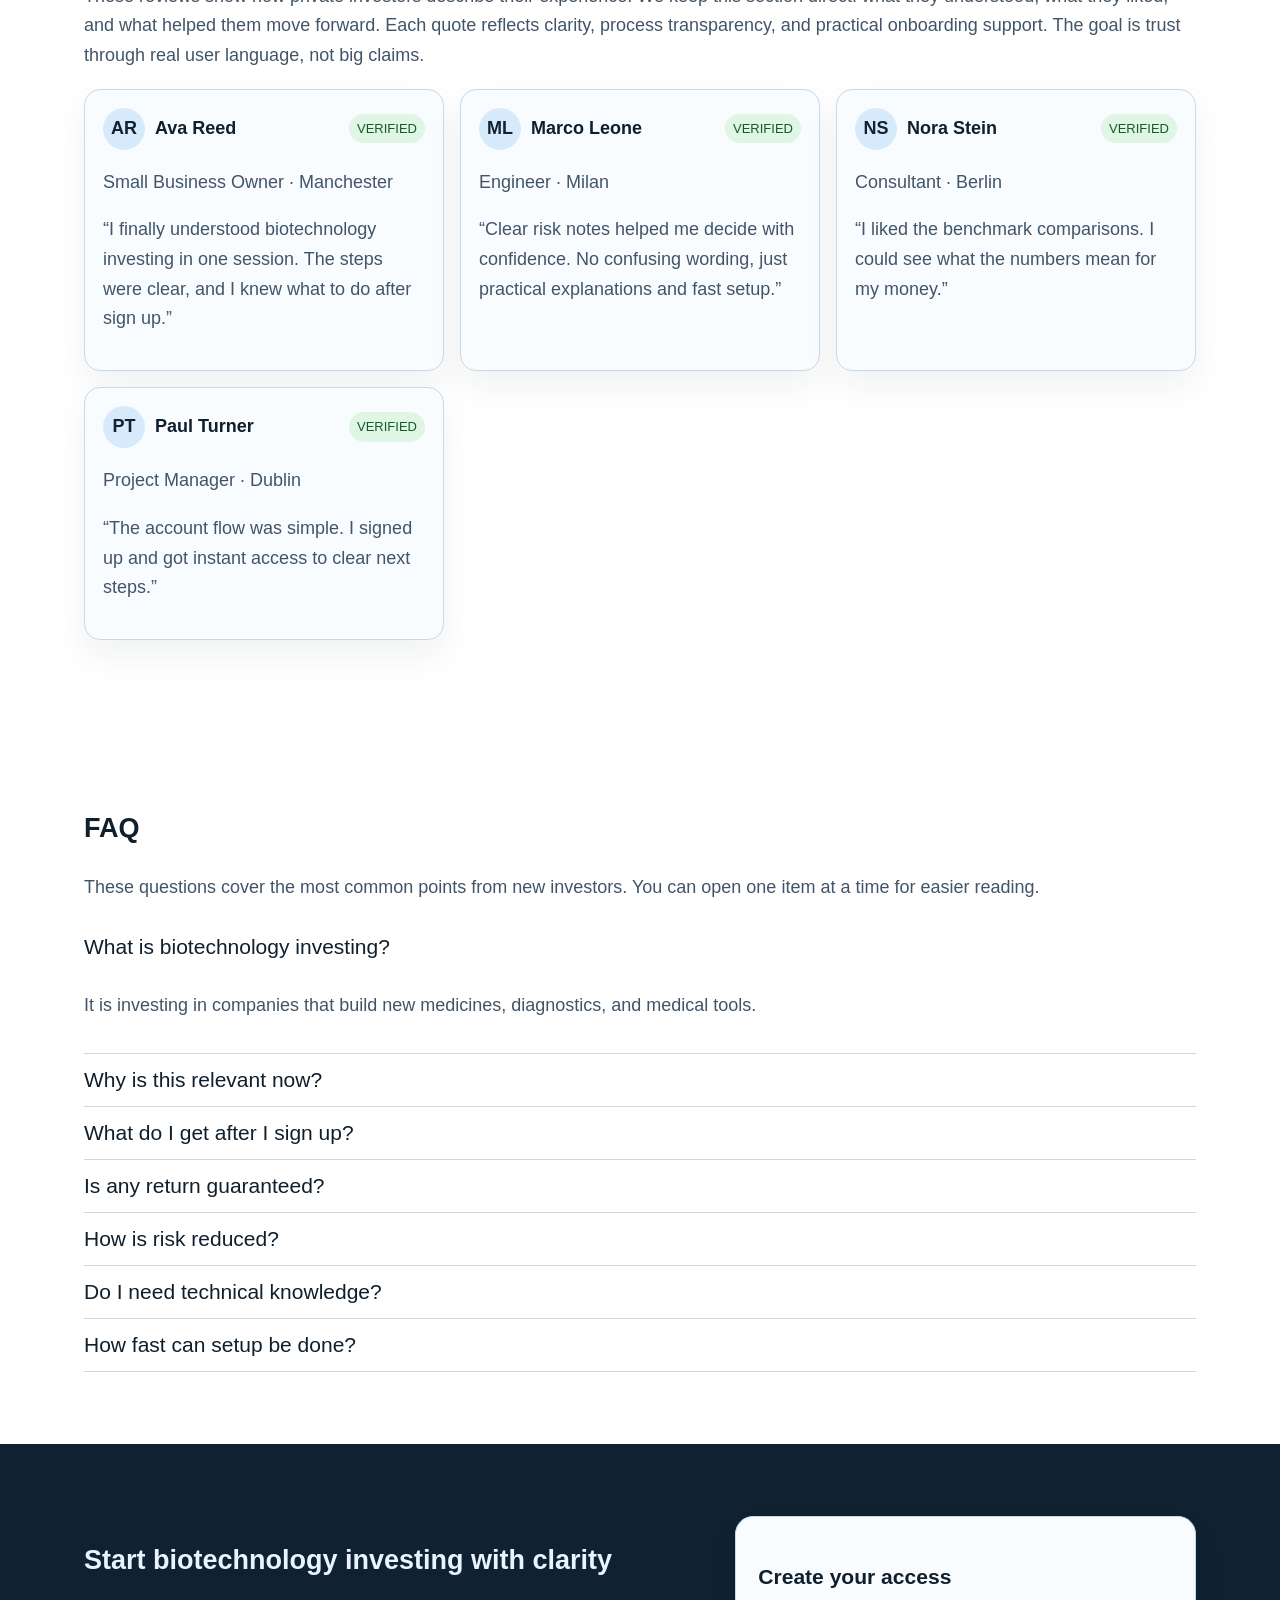
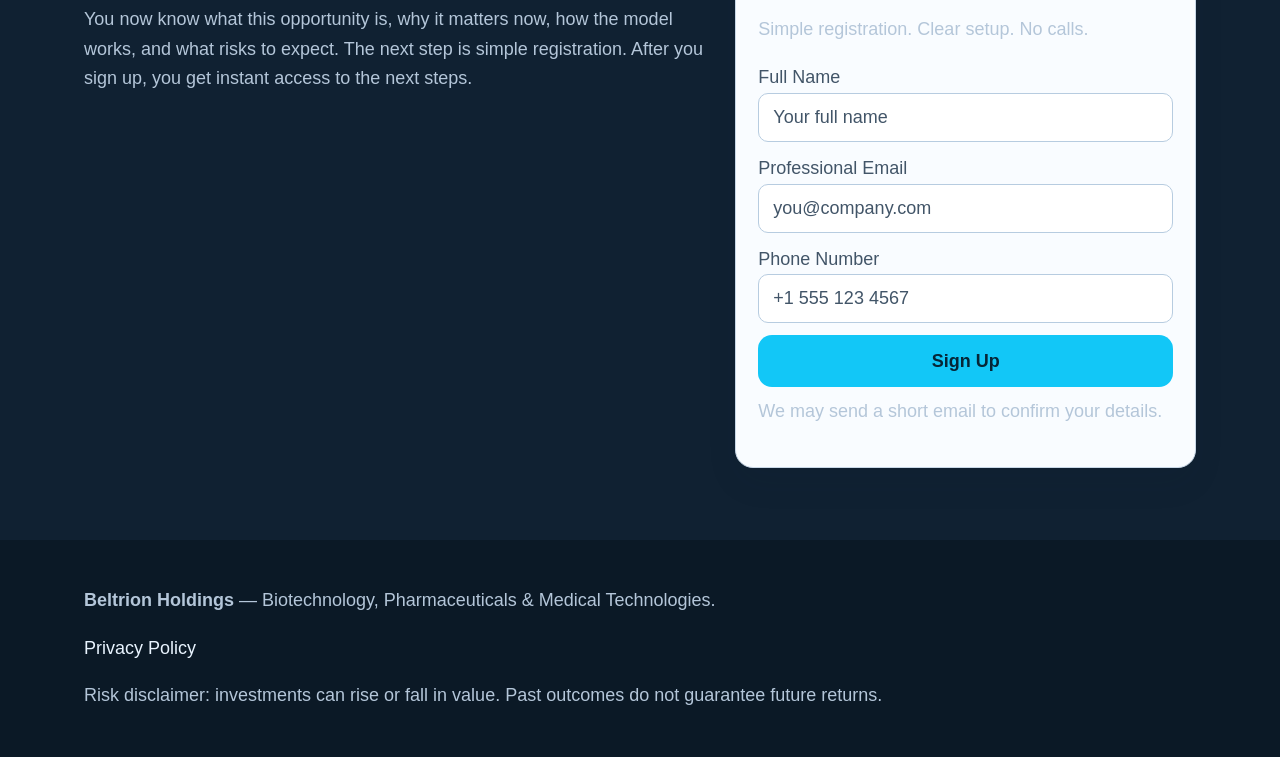
<file: es/index.html>
<!doctype html>
<html lang="en">
<head>
  <meta charset="utf-8">
  <meta name="viewport" content="width=device-width, initial-scale=1">
  <title>Beltrion Holdings | Biotechnology investing for private investors | Español</title>
  <meta name="description" content="Beltrion Holdings explains biotechnology investing in simple English with clear steps, risks, and sign up flow for private investors (Español page).">
  <link rel="canonical" href="../index.html">
  <link rel="alternate" hreflang="en" href="../index.html">
<link rel="alternate" hreflang="de" href="../de/index.html">
<link rel="alternate" hreflang="fr" href="../fr/index.html">
<link rel="alternate" hreflang="es" href="../es/index.html">
<link rel="alternate" hreflang="it" href="../it/index.html">
<link rel="alternate" hreflang="tr" href="../tr/index.html">
<link rel="alternate" hreflang="pt" href="../pt/index.html">
<link rel="alternate" hreflang="ja" href="../jp/index.html">
<link rel="alternate" hreflang="sk" href="../sk/index.html">
<link rel="alternate" hreflang="nl-BE" href="../be/index.html">
<link rel="alternate" hreflang="x-default" href="../index.html">
  <meta property="og:title" content="Beltrion Holdings | Biotechnology investing for private investors | Español">
  <meta property="og:description" content="Beltrion Holdings explains biotechnology investing in simple English with clear steps, risks, and sign up flow for private investors (Español page).">
  <meta property="og:type" content="website">
  <meta property="og:url" content="../index.html">
  <meta name="twitter:card" content="summary_large_image">
  <meta name="twitter:title" content="Beltrion Holdings | Biotechnology investing for private investors | Español">
  <meta name="twitter:description" content="Beltrion Holdings explains biotechnology investing in simple English with clear steps, risks, and sign up flow for private investors (Español page).">
  <link rel="stylesheet" href="../assets/style.css">
</head>
<body>
<header class="site-header">
  <div class="container header-inner">
    <a class="brand" href="../index.html">Beltrion Holdings</a>
    <nav class="main-nav" aria-label="Main">
      <a href="#why">Why Market</a><a href="#model">Model</a><a href="#process">Process</a><a href="#risk">Risk</a><a href="#faq">FAQ</a>
    </nav>
    <div class="header-actions">
      <div class="lang-switcher">
        <button class="lang-trigger" data-lang-trigger aria-haspopup="true" aria-expanded="false">Español</button>
        <div class="lang-menu" data-lang-menu><a href="../index.html"><svg class="flag" viewBox="0 0 20 20"><circle cx="10" cy="10" r="10" fill="#0a53a8"/><text x="10" y="13" text-anchor="middle" font-size="7" fill="#fff">GB</text></svg>English</a>
<a href="../de/index.html"><svg class="flag" viewBox="0 0 20 20"><circle cx="10" cy="10" r="10" fill="#111"/><text x="10" y="13" text-anchor="middle" font-size="7" fill="#fff">DE</text></svg>Deutsch</a>
<a href="../fr/index.html"><svg class="flag" viewBox="0 0 20 20"><circle cx="10" cy="10" r="10" fill="#1543b8"/><text x="10" y="13" text-anchor="middle" font-size="7" fill="#fff">FR</text></svg>Français</a>
<a href="../es/index.html"><svg class="flag" viewBox="0 0 20 20"><circle cx="10" cy="10" r="10" fill="#b4342e"/><text x="10" y="13" text-anchor="middle" font-size="7" fill="#fff">ES</text></svg>Español</a>
<a href="../it/index.html"><svg class="flag" viewBox="0 0 20 20"><circle cx="10" cy="10" r="10" fill="#2d8d56"/><text x="10" y="13" text-anchor="middle" font-size="7" fill="#fff">IT</text></svg>Italiano</a>
<a href="../tr/index.html"><svg class="flag" viewBox="0 0 20 20"><circle cx="10" cy="10" r="10" fill="#b11722"/><text x="10" y="13" text-anchor="middle" font-size="7" fill="#fff">TR</text></svg>Türkçe</a>
<a href="../pt/index.html"><svg class="flag" viewBox="0 0 20 20"><circle cx="10" cy="10" r="10" fill="#15613b"/><text x="10" y="13" text-anchor="middle" font-size="7" fill="#fff">PT</text></svg>Português</a>
<a href="../jp/index.html"><svg class="flag" viewBox="0 0 20 20"><circle cx="10" cy="10" r="10" fill="#fff"/><text x="10" y="13" text-anchor="middle" font-size="7" fill="#b30022">JP</text></svg>日本語</a>
<a href="../sk/index.html"><svg class="flag" viewBox="0 0 20 20"><circle cx="10" cy="10" r="10" fill="#2f5db2"/><text x="10" y="13" text-anchor="middle" font-size="7" fill="#fff">SK</text></svg>Slovak</a>
<a href="../be/index.html"><svg class="flag" viewBox="0 0 20 20"><circle cx="10" cy="10" r="10" fill="#1f1f1f"/><text x="10" y="13" text-anchor="middle" font-size="7" fill="#ffd54f">BE</text></svg>Nederlands (BE)</a></div>
      </div>
      <a href="#signup-final" class="btn btn-primary">Sign Up</a>
    </div>
    <button class="menu-toggle" data-open-drawer aria-label="Open menu">☰</button>
  </div>
</header>

<div class="mobile-drawer" data-drawer>
  <div class="drawer-panel" role="dialog" aria-modal="true" aria-label="Mobile menu">
    <div class="drawer-header"><strong>Menu</strong><button data-close-drawer aria-label="Close menu">✕</button></div>
    <p><a href="#why">Why Market</a></p><p><a href="#model">Model</a></p><p><a href="#process">Process</a></p><p><a href="#risk">Risk</a></p><p><a href="#faq">FAQ</a></p>
    <div class="lang-switcher"><button class="lang-trigger">Español</button><div class="lang-menu open"><a href="../index.html"><svg class="flag" viewBox="0 0 20 20"><circle cx="10" cy="10" r="10" fill="#0a53a8"/><text x="10" y="13" text-anchor="middle" font-size="7" fill="#fff">GB</text></svg>English</a>
<a href="../de/index.html"><svg class="flag" viewBox="0 0 20 20"><circle cx="10" cy="10" r="10" fill="#111"/><text x="10" y="13" text-anchor="middle" font-size="7" fill="#fff">DE</text></svg>Deutsch</a>
<a href="../fr/index.html"><svg class="flag" viewBox="0 0 20 20"><circle cx="10" cy="10" r="10" fill="#1543b8"/><text x="10" y="13" text-anchor="middle" font-size="7" fill="#fff">FR</text></svg>Français</a>
<a href="../es/index.html"><svg class="flag" viewBox="0 0 20 20"><circle cx="10" cy="10" r="10" fill="#b4342e"/><text x="10" y="13" text-anchor="middle" font-size="7" fill="#fff">ES</text></svg>Español</a>
<a href="../it/index.html"><svg class="flag" viewBox="0 0 20 20"><circle cx="10" cy="10" r="10" fill="#2d8d56"/><text x="10" y="13" text-anchor="middle" font-size="7" fill="#fff">IT</text></svg>Italiano</a>
<a href="../tr/index.html"><svg class="flag" viewBox="0 0 20 20"><circle cx="10" cy="10" r="10" fill="#b11722"/><text x="10" y="13" text-anchor="middle" font-size="7" fill="#fff">TR</text></svg>Türkçe</a>
<a href="../pt/index.html"><svg class="flag" viewBox="0 0 20 20"><circle cx="10" cy="10" r="10" fill="#15613b"/><text x="10" y="13" text-anchor="middle" font-size="7" fill="#fff">PT</text></svg>Português</a>
<a href="../jp/index.html"><svg class="flag" viewBox="0 0 20 20"><circle cx="10" cy="10" r="10" fill="#fff"/><text x="10" y="13" text-anchor="middle" font-size="7" fill="#b30022">JP</text></svg>日本語</a>
<a href="../sk/index.html"><svg class="flag" viewBox="0 0 20 20"><circle cx="10" cy="10" r="10" fill="#2f5db2"/><text x="10" y="13" text-anchor="middle" font-size="7" fill="#fff">SK</text></svg>Slovak</a>
<a href="../be/index.html"><svg class="flag" viewBox="0 0 20 20"><circle cx="10" cy="10" r="10" fill="#1f1f1f"/><text x="10" y="13" text-anchor="middle" font-size="7" fill="#ffd54f">BE</text></svg>Nederlands (BE)</a></div></div>
    <p><a href="#signup-final" class="btn btn-primary">Sign Up</a></p>
  </div>
</div>

<main>
<section class="section dark">
  <div class="container hero-grid reveal">
    <div>
      <h1>Biotechnology investing for private investors</h1>
      <p class="hero-intro">Beltrion Holdings gives private investors a clear way to access biotechnology investing. This is an investment approach focused on biotech, pharma, and medical technology companies that solve real health problems. Why now? Demand for new treatments is rising, approval speed is improving, and medical tools are moving faster from lab to market. Here is what you get: simple entry steps, clear risk notes, and transparent performance context. After you sign up, you get instant access to the next steps.</p>
      <div class="performance-panel">
        <p class="performance-title">Historical outcome range during favorable periods</p>
        <div class="perf-grid">
          <div class="perf-item"><div class="perf-value">8–15%</div><div class="perf-label">Monthly range</div></div>
          <div class="perf-item"><div class="perf-value">80–200%</div><div class="perf-label">Annual range</div></div>
        </div>
        <p class="perf-note">Returns depend on market conditions. Not guaranteed.</p>
      </div>
    </div>
    <form class="form-card" id="signup-hero">
      <h3 class="form-title">Open your investor account</h3>
      <p class="form-sub">Start now with one short form and clear onboarding.</p>
      <div class="form-stack">
        <label>Full Name<input type="text" placeholder="Your full name" required></label>
        <label>Professional Email<input type="email" placeholder="you@company.com" required></label>
        <label>Phone Number<input type="tel" placeholder="+1 555 123 4567" required></label>
        <button class="btn btn-primary" type="submit">Sign Up</button>
      </div>
      <p class="form-note">We may send a short email to confirm your details.</p>
    </form>
  </div>
</section>

<section class="section light kpi-strip"><div class="container reveal"><h2>What this opportunity offers</h2><p>Biotechnology investing can feel complex, so we show the core numbers in plain language. A pipeline means the list of products moving through test stages. Diversification means spreading investments so one setback has less impact. Time to milestone means how soon a company may reach a major value event. These points help investors compare opportunities quickly and with confidence.</p><div class="grid-4"><article class="card"><h3>42</h3><p>Active pipeline positions in biotech, pharma, and medtech.</p><p><strong>Investor gain:</strong> broader exposure lowers single-company pressure.</p></article><article class="card"><h3>3 regions</h3><p>North America, Europe, and Asia healthcare innovation access.</p><p><strong>Investor gain:</strong> more opportunities across market cycles.</p></article><article class="card"><h3>18 months</h3><p>Typical holding window during strong product development cycles.</p><p><strong>Investor gain:</strong> clear timing expectations before entry.</p></article><article class="card"><h3>74%</h3><p>Share of targets with near-term catalysts versus market average 49%.</p><p><strong>Investor gain:</strong> higher probability of news-driven revaluation.</p></article></div></div></section>

<section id="why" class="section light"><div class="container reveal"><h2>Why biotechnology investing matters now</h2><p>Healthcare demand is expanding, and many systems are under pressure to deliver better treatment at lower cost. Biotechnology investing matters because new medicines and diagnostic tools can create large value when they solve common problems. Regulation is still strict, but data and trial methods are improving. That can shorten decision cycles in some areas. We watch where demand, science, and reimbursement trends meet. Reimbursement means how health systems pay for approved treatments.</p><div class="grid-3"><article class="card"><h3>Demand trend</h3><p>Aging populations increase demand for chronic disease solutions.</p><p class="muted">Market baseline: healthcare demand grew steadily in the last cycle.</p><p><strong>Investor gain:</strong> sustained demand can support revenue visibility.</p></article><article class="card"><h3>Technology trend</h3><p>AI-assisted discovery reduces early research time in selected programs.</p><p class="muted">Benchmark: discovery timelines are improving versus past methods.</p><p><strong>Investor gain:</strong> faster cycles may improve value realization speed.</p></article><article class="card"><h3>Capital trend</h3><p>More strategic partnerships are funding late-stage development steps.</p><p class="muted">Comparison: partnership activity remains above long-run average.</p><p><strong>Investor gain:</strong> shared funding can lower execution pressure.</p></article></div></div></section>

<section id="model" class="section dark"><div class="container reveal"><h2>How the model works in clear steps</h2><p>Here’s how biotechnology investing works through Beltrion Holdings. We focus on companies with practical milestones, clear unmet need, and realistic financing plans. A milestone is a visible event such as trial data or approval progress. We avoid long stories with no near-term triggers. The goal is simple: build a portfolio that balances upside and known risk windows.</p><div class="diagram"><div class="diagram-step"><strong>1. Screen:</strong> Find healthcare problems with strong demand and clear pricing paths.</div><div class="diagram-step"><strong>2. Select:</strong> Choose companies with funded next milestones and measurable progress.</div><div class="diagram-step"><strong>3. Build:</strong> Spread capital across stages, geographies, and technology classes.</div><div class="diagram-step"><strong>4. Monitor:</strong> Track catalysts and adjust when data changes the story.</div><div class="diagram-step"><strong>5. Decide:</strong> Keep, add, or reduce using transparent rules before major events.</div></div><p>What it means: your capital follows a repeatable process, not guesswork. <strong>Investor gain:</strong> better decision consistency through each cycle.</p></div></section>

<section id="process" class="section light"><div class="container reveal"><h2>Fast onboarding process</h2><p>We keep setup simple so you can move from interest to action without friction. Each stage tells you what to do next and what to expect. No calls and no complex paperwork journey. You can complete each task in your account with clear prompts. The process is designed for people who want clarity, speed, and control.</p><div class="process-steps"><div class="process-step"><span class="process-time">Minute 5</span><span>Sign up and verify email.</span></div><div class="process-step"><span class="process-time">Hour 1–6</span><span>Review options and set your plan.</span></div><div class="process-step"><span class="process-time">Hour 6–12</span><span>Confirm profile details and funding route.</span></div><div class="process-step"><span class="process-time">Hour 12–24</span><span>Activate account and view live dashboard.</span></div></div><p class="process-proof">Most people finish setup in 24 hours.</p><p>After you sign up, you will see a clear setup checklist.</p></div></section>

<section class="section dark"><div class="container reveal"><h2>Metrics that connect to money outcomes</h2><p>Numbers only matter when they answer a practical question: what can change value and when? This section compares our target profile with a broad market baseline so you can see how biotechnology investing decisions are framed. Catalyst density means how many meaningful events are expected in a period. Cash runway means how long a company can operate before raising more capital.</p><div class="grid-2"><article class="card compare-bars"><h3>Portfolio profile vs market baseline</h3><div class="row"><p>Catalyst density (target 6, market 3)</p><div class="bar-track"><span class="bar-a" style="width:80%"></span></div><div class="bar-track"><span class="bar-b" style="width:40%"></span></div></div><div class="row"><p>Cash runway (target 22 months, market 14 months)</p><div class="bar-track"><span class="bar-a" style="width:78%"></span></div><div class="bar-track"><span class="bar-b" style="width:50%"></span></div></div><p><strong>Investor gain:</strong> stronger runway and catalysts can reduce forced exits.</p><div class="legend"><span>Accent A = Beltrion target</span><span>Accent B = Market average</span></div></article><article class="card"><h3>Value trigger distribution</h3><div class="ring-wrap"><div class="ring-card"><div class="ring" style="--value:72%" data-label="72%"></div><p>Clinical milestones</p></div><div class="ring-card"><div class="ring" style="--value:61%" data-label="61%"></div><p>Commercial launch cues</p></div><div class="ring-card"><div class="ring" style="--value:54%" data-label="54%"></div><p>Strategic deal flow</p></div></div><p>Interpretation: multiple trigger types spread timing risk across the cycle.</p><p><strong>Investor gain:</strong> more than one path to potential upside.</p></article></div></div></section>

<section class="section light"><div class="container reveal"><h2>Insights from the current cycle</h2><p>This part translates market signals into plain actions for biotechnology investing. We do not publish long technical reports. Instead, we show what changed, why it matters, and how it affects position sizing. Position sizing means how much of your capital goes into one idea. We prefer clear comparisons over complex models so you can make informed choices faster.</p><div class="grid-3"><article class="card"><h3>Funding quality</h3><p>More rounds are led by strategic healthcare partners this quarter.</p><p class="muted">Baseline: previous cycle had more short-term financial buyers.</p><p>Interpretation: strategic funding often supports longer product paths.</p><p><strong>Investor gain:</strong> lower chance of rushed exits.</p></article><article class="card"><h3>Trial productivity</h3><p>Protocol design quality improved in core therapeutic areas.</p><p class="muted">Comparison: fewer mid-stage restarts versus last year.</p><p>Interpretation: cleaner trials can reduce timeline shocks.</p><p><strong>Investor gain:</strong> better visibility on milestone timing.</p></article><article class="card"><h3>Pricing resilience</h3><p>High-need treatments kept pricing power in key markets.</p><p class="muted">Benchmark: demand held above generic market assumptions.</p><p>Interpretation: revenue potential stays stronger in proven need areas.</p><p><strong>Investor gain:</strong> improved margin support after approval.</p></article></div></div></section>

<section id="risk" class="section dark"><div class="container reveal"><h2>Simple risk view and how we reduce it</h2><p>Every investment has risk. Biotechnology investing includes trial failure risk, funding risk, and timing risk. Trial failure means a product does not show expected results. Funding risk means a company may need fresh capital before reaching a milestone. Timing risk means progress takes longer than expected. We reduce risk by diversification, strict event planning, and position limits.</p><div class="grid-2"><article class="card"><h3>Risk matrix</h3><div class="matrix"><div><strong>Low impact / low chance</strong><p>Minor delay in reporting dates.</p></div><div><strong>High impact / low chance</strong><p>Regulatory rejection in late stage.</p></div><div><strong>Low impact / high chance</strong><p>Short-term price swings around news.</p></div><div><strong>High impact / high chance</strong><p>Funding gap before key milestone.</p></div></div><p>Interpretation: we focus mitigation on high impact zones first.</p><p><strong>Investor gain:</strong> clearer downside planning before entry.</p></article><article class="card"><h3>Mitigation actions</h3><ul><li>Limit single-position weight to reduce one-event damage.</li><li>Prefer companies with stronger cash runway versus baseline.</li><li>Use staged entry before binary catalyst events.</li><li>Rebalance after major data releases to protect gains.</li></ul><p>What this means: risk is managed through rules, not emotion.</p><p><strong>Investor gain:</strong> steadier decision quality through volatility.</p></article></div></div></section>

<section class="section light"><div class="container reveal"><h2>Investor reviews</h2><p>These reviews show how private investors describe their experience. We keep this section direct: what they understood, what they liked, and what helped them move forward. Each quote reflects clarity, process transparency, and practical onboarding support. The goal is trust through real user language, not big claims.</p><div class="grid-2"><article class="card"><div class="review-head"><div class="avatar">AR</div><strong>Ava Reed</strong><span class="verified">VERIFIED</span></div><p class="muted">Small Business Owner · Manchester</p><p>“I finally understood biotechnology investing in one session. The steps were clear, and I knew what to do after sign up.”</p></article><article class="card"><div class="review-head"><div class="avatar">ML</div><strong>Marco Leone</strong><span class="verified">VERIFIED</span></div><p class="muted">Engineer · Milan</p><p>“Clear risk notes helped me decide with confidence. No confusing wording, just practical explanations and fast setup.”</p></article><article class="card"><div class="review-head"><div class="avatar">NS</div><strong>Nora Stein</strong><span class="verified">VERIFIED</span></div><p class="muted">Consultant · Berlin</p><p>“I liked the benchmark comparisons. I could see what the numbers mean for my money.”</p></article><article class="card"><div class="review-head"><div class="avatar">PT</div><strong>Paul Turner</strong><span class="verified">VERIFIED</span></div><p class="muted">Project Manager · Dublin</p><p>“The account flow was simple. I signed up and got instant access to clear next steps.”</p></article></div></div></section>

<section id="faq" class="section light"><div class="container reveal"><h2>FAQ</h2><p>These questions cover the most common points from new investors. You can open one item at a time for easier reading.</p><div class="faq-list"><div class="faq-item open"><button class="faq-q">What is biotechnology investing?</button><div class="faq-answer"><p>It is investing in companies that build new medicines, diagnostics, and medical tools.</p></div></div><div class="faq-item"><button class="faq-q">Why is this relevant now?</button><div class="faq-answer"><p>Healthcare demand is rising and innovation cycles are moving faster in key areas.</p></div></div><div class="faq-item"><button class="faq-q">What do I get after I sign up?</button><div class="faq-answer"><p>After you sign up, you can review the options and choose what to do next.</p></div></div><div class="faq-item"><button class="faq-q">Is any return guaranteed?</button><div class="faq-answer"><p>No. Returns depend on market conditions, company progress, and timing.</p></div></div><div class="faq-item"><button class="faq-q">How is risk reduced?</button><div class="faq-answer"><p>Through diversification, position limits, and milestone-based monitoring.</p></div></div><div class="faq-item"><button class="faq-q">Do I need technical knowledge?</button><div class="faq-answer"><p>No. We explain key terms in plain language and keep steps simple.</p></div></div><div class="faq-item"><button class="faq-q">How fast can setup be done?</button><div class="faq-answer"><p>Most people finish setup in 24 hours with the account checklist.</p></div></div></div></div></section>

<section id="signup-final" class="section dark"><div class="container hero-grid reveal"><div><h2>Start biotechnology investing with clarity</h2><p>You now know what this opportunity is, why it matters now, how the model works, and what risks to expect. The next step is simple registration. After you sign up, you get instant access to the next steps.</p></div><form class="form-card"><h3 class="form-title">Create your access</h3><p class="form-sub">Simple registration. Clear setup. No calls.</p><div class="form-stack"><label>Full Name<input type="text" placeholder="Your full name" required></label><label>Professional Email<input type="email" placeholder="you@company.com" required></label><label>Phone Number<input type="tel" placeholder="+1 555 123 4567" required></label><button class="btn btn-primary" type="submit">Sign Up</button></div><p class="form-note">We may send a short email to confirm your details.</p></form></div></section>
</main>

<footer class="site-footer"><div class="container"><p><strong>Beltrion Holdings</strong> — Biotechnology, Pharmaceuticals & Medical Technologies.</p><p><a href="#" data-open-modal>Privacy Policy</a></p><p>Risk disclaimer: investments can rise or fall in value. Past outcomes do not guarantee future returns.</p></div></footer>

<div class="modal" data-modal><div class="modal-box" role="dialog" aria-modal="true" aria-label="Privacy Policy"><div class="modal-head"><h3>Privacy Policy</h3><button data-close-modal aria-label="Close policy">✕</button></div><div class="modal-body"><h4>Introduction</h4><p>We explain data use in plain language so you can make informed choices.</p><h4>Data collection</h4><p>We collect name, email, phone, and account activity needed for onboarding.</p><h4>Legal basis</h4><p>We process data to deliver requested services and meet legal obligations.</p><h4>Cookies</h4><p>Cookies keep your session secure and help us improve page performance.</p><h4>Retention</h4><p>We keep data only as long as needed for service and legal records.</p><h4>Third-party sharing</h4><p>We share limited data with trusted providers for hosting and communication.</p><h4>Security</h4><p>We use access controls, monitoring, and encryption to protect personal data.</p><h4>User rights</h4><p>You may request access, correction, deletion, or export of your data.</p><h4>International transfers</h4><p>When data crosses borders, we apply contractual safeguards for protection.</p><h4>Industry risk disclosure</h4><p>Healthcare investing carries volatility and timing risk. Returns are never guaranteed.</p><h4>Contact</h4><p>Email privacy@beltrion-holdings.example for data requests or policy questions.</p></div><div class="modal-foot"><button class="btn" data-close-modal>Close</button></div></div></div>

<script type="application/ld+json">{"@context":"https://schema.org","@type":"Organization","name":"Beltrion Holdings","url":"../index.html"}</script>
<script type="application/ld+json">{"@context":"https://schema.org","@type":"WebSite","name":"Beltrion Holdings","url":"../index.html"}</script>
<script type="application/ld+json">{"@context":"https://schema.org","@type":"FAQPage","mainEntity":[{"@type":"Question","name":"What is biotechnology investing?","acceptedAnswer":{"@type":"Answer","text":"It is investing in companies that build medicines, diagnostics, and medical tools."}},{"@type":"Question","name":"What do I get after I sign up?","acceptedAnswer":{"@type":"Answer","text":"After you sign up, you can review the options and choose what to do next."}}]}</script>
<script type="application/ld+json">{"@context":"https://schema.org","@type":"Review","author":{"@type":"Person","name":"Ava Reed"},"reviewBody":"I finally understood biotechnology investing in one session.","itemReviewed":{"@type":"Service","name":"Beltrion Holdings Investor Access"}}</script>
<script src="../assets/app.js" defer></script>
</body>
</html>
</file>
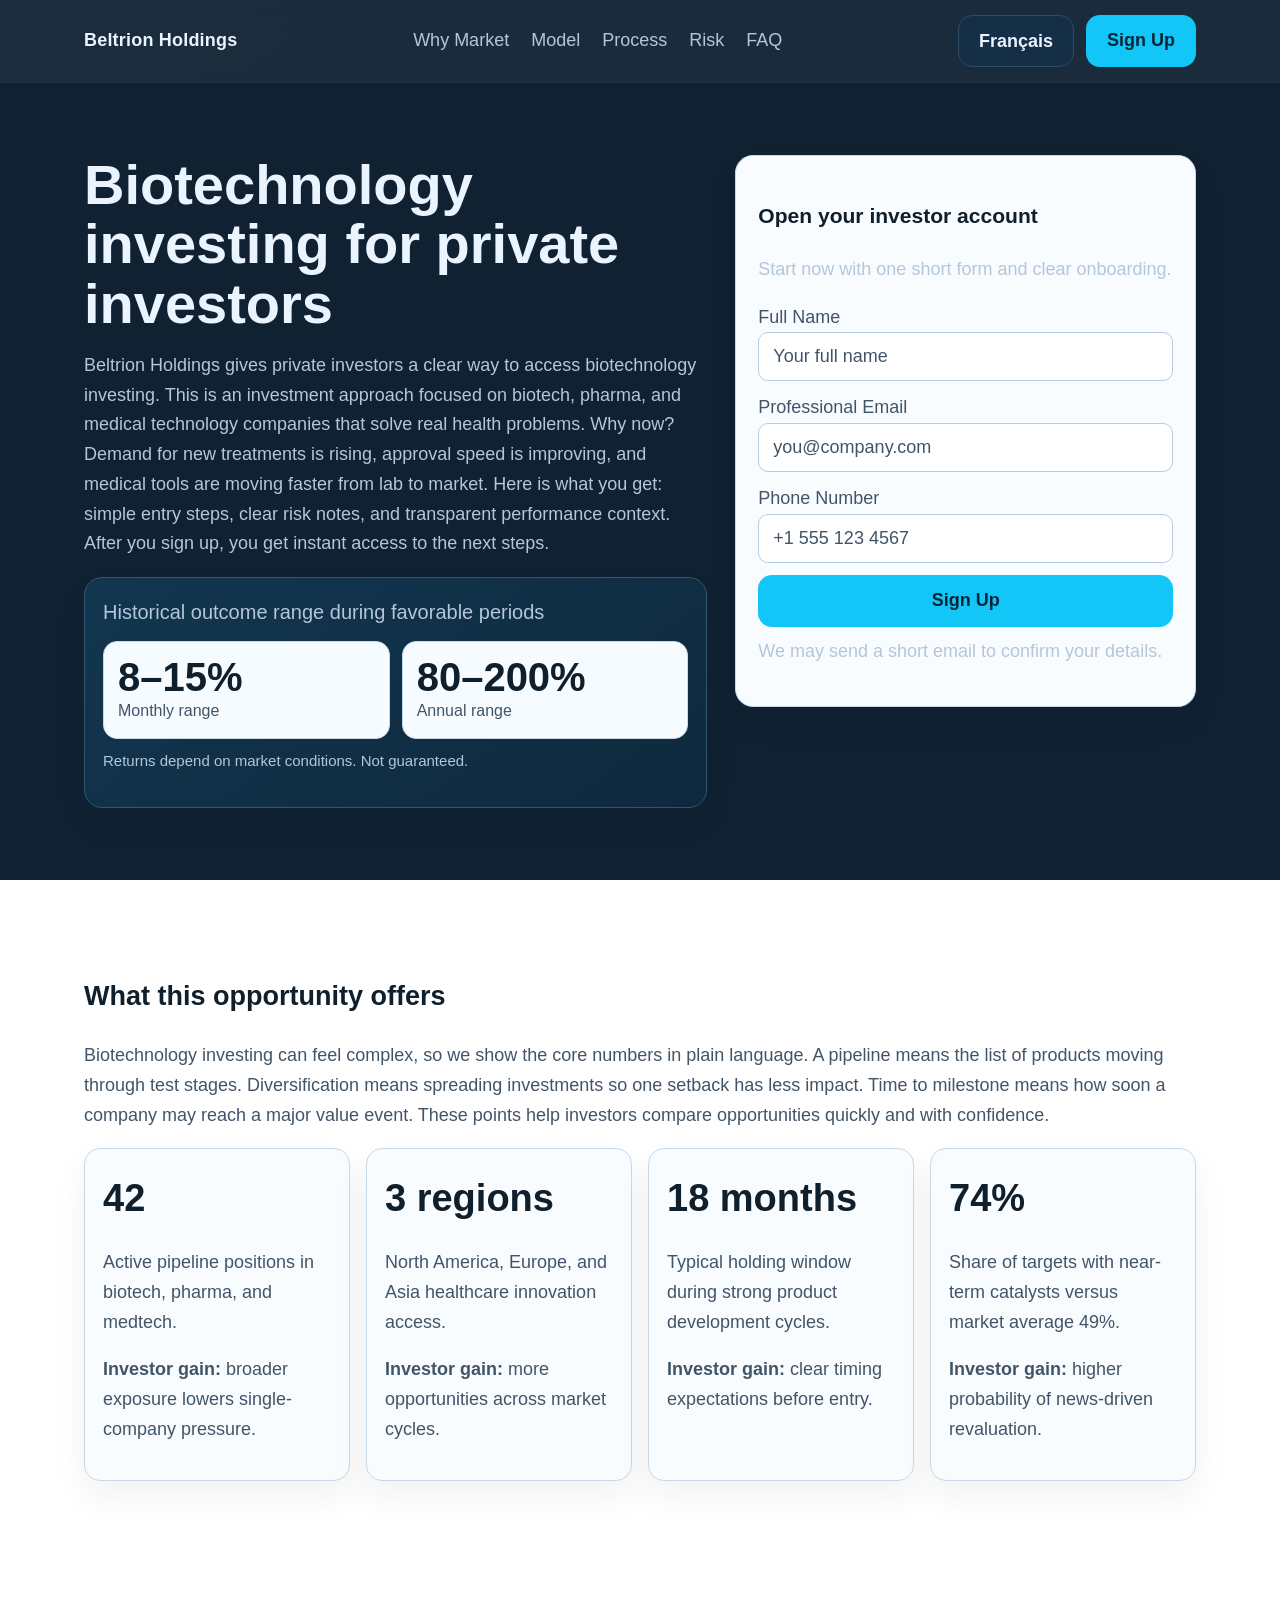
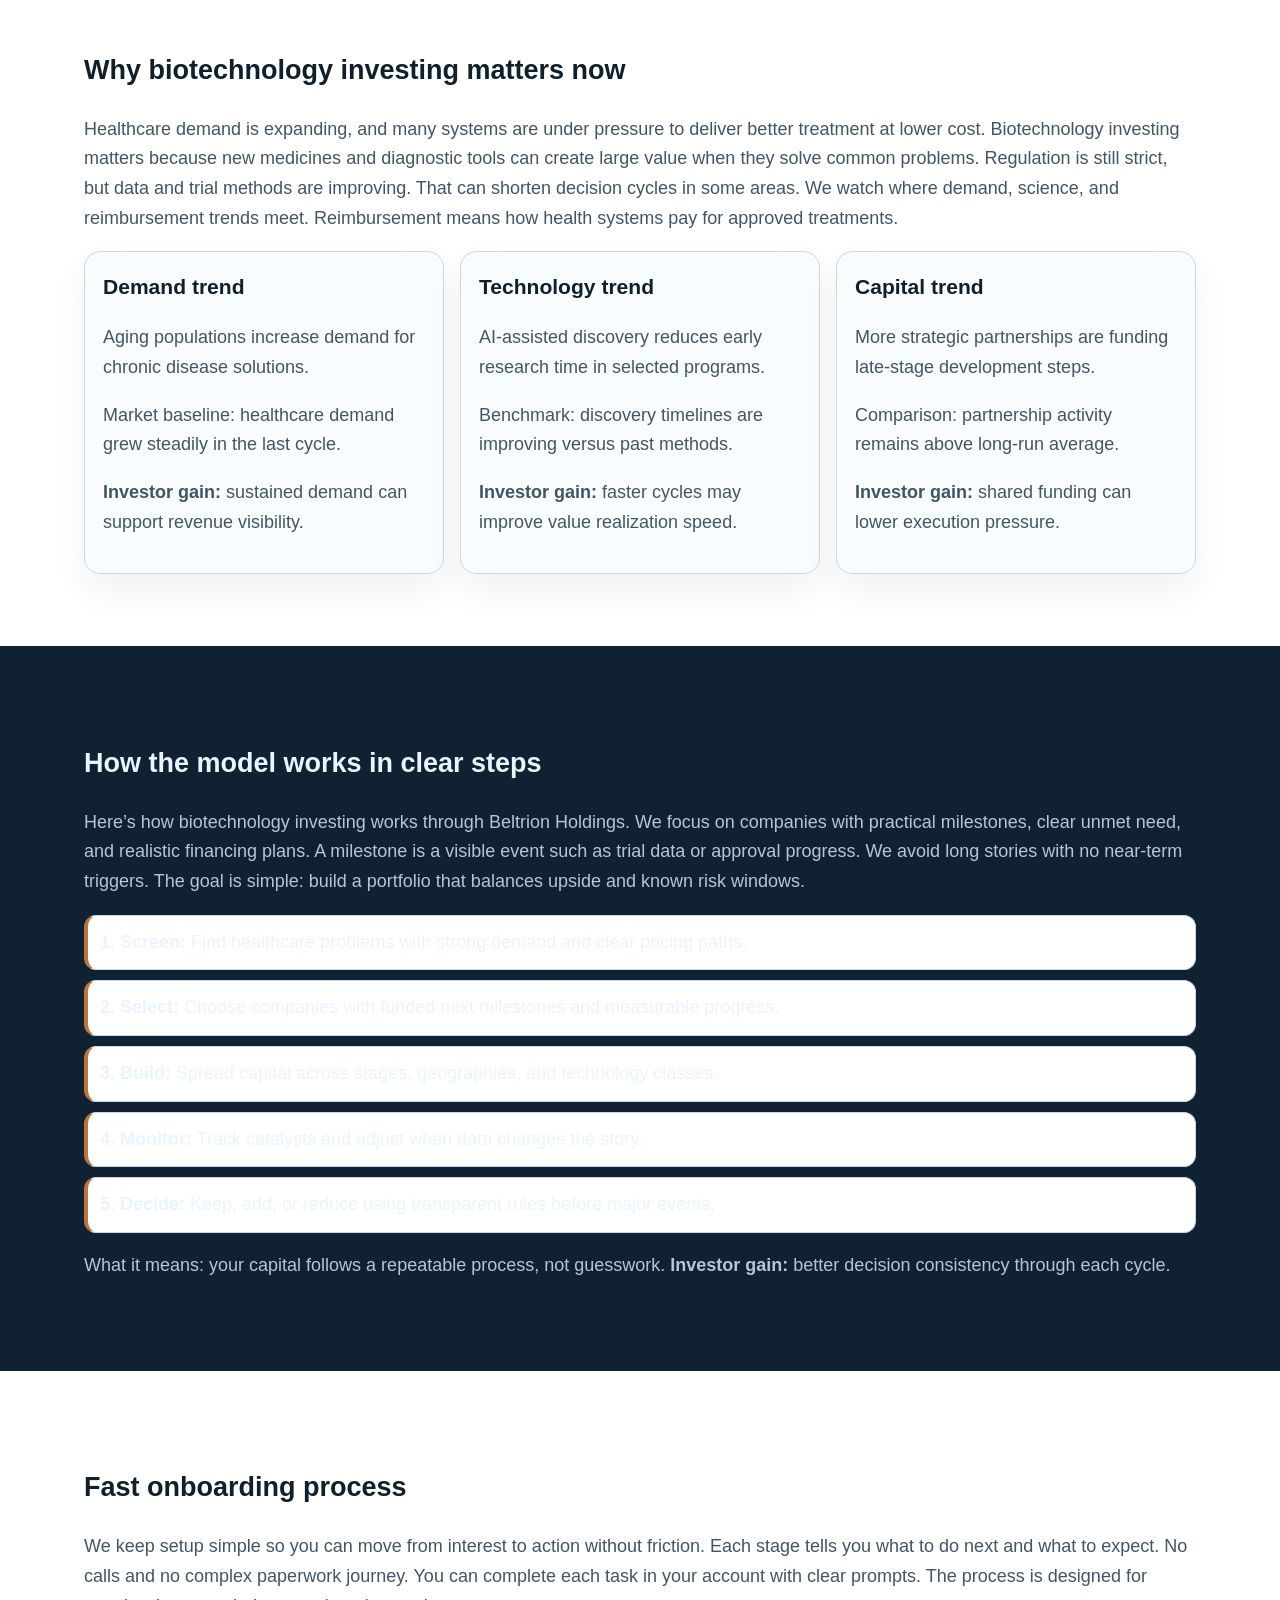
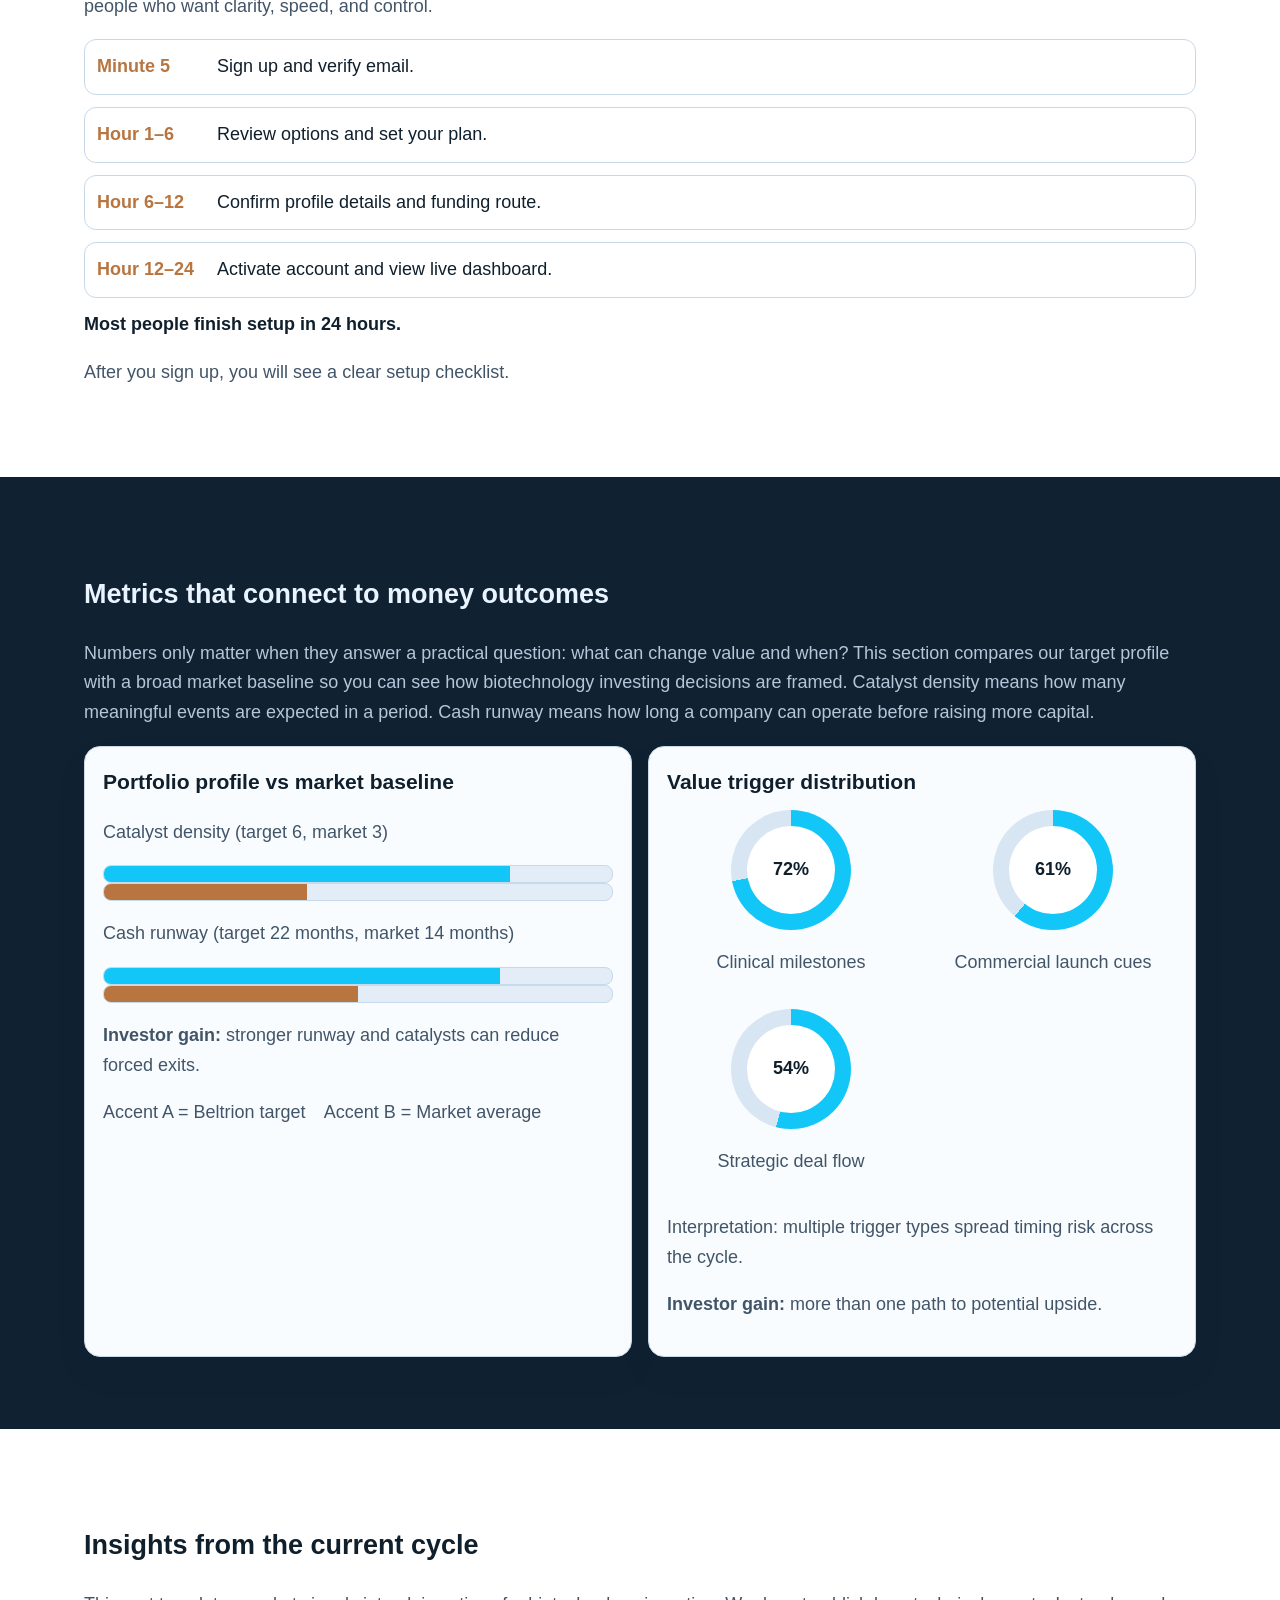
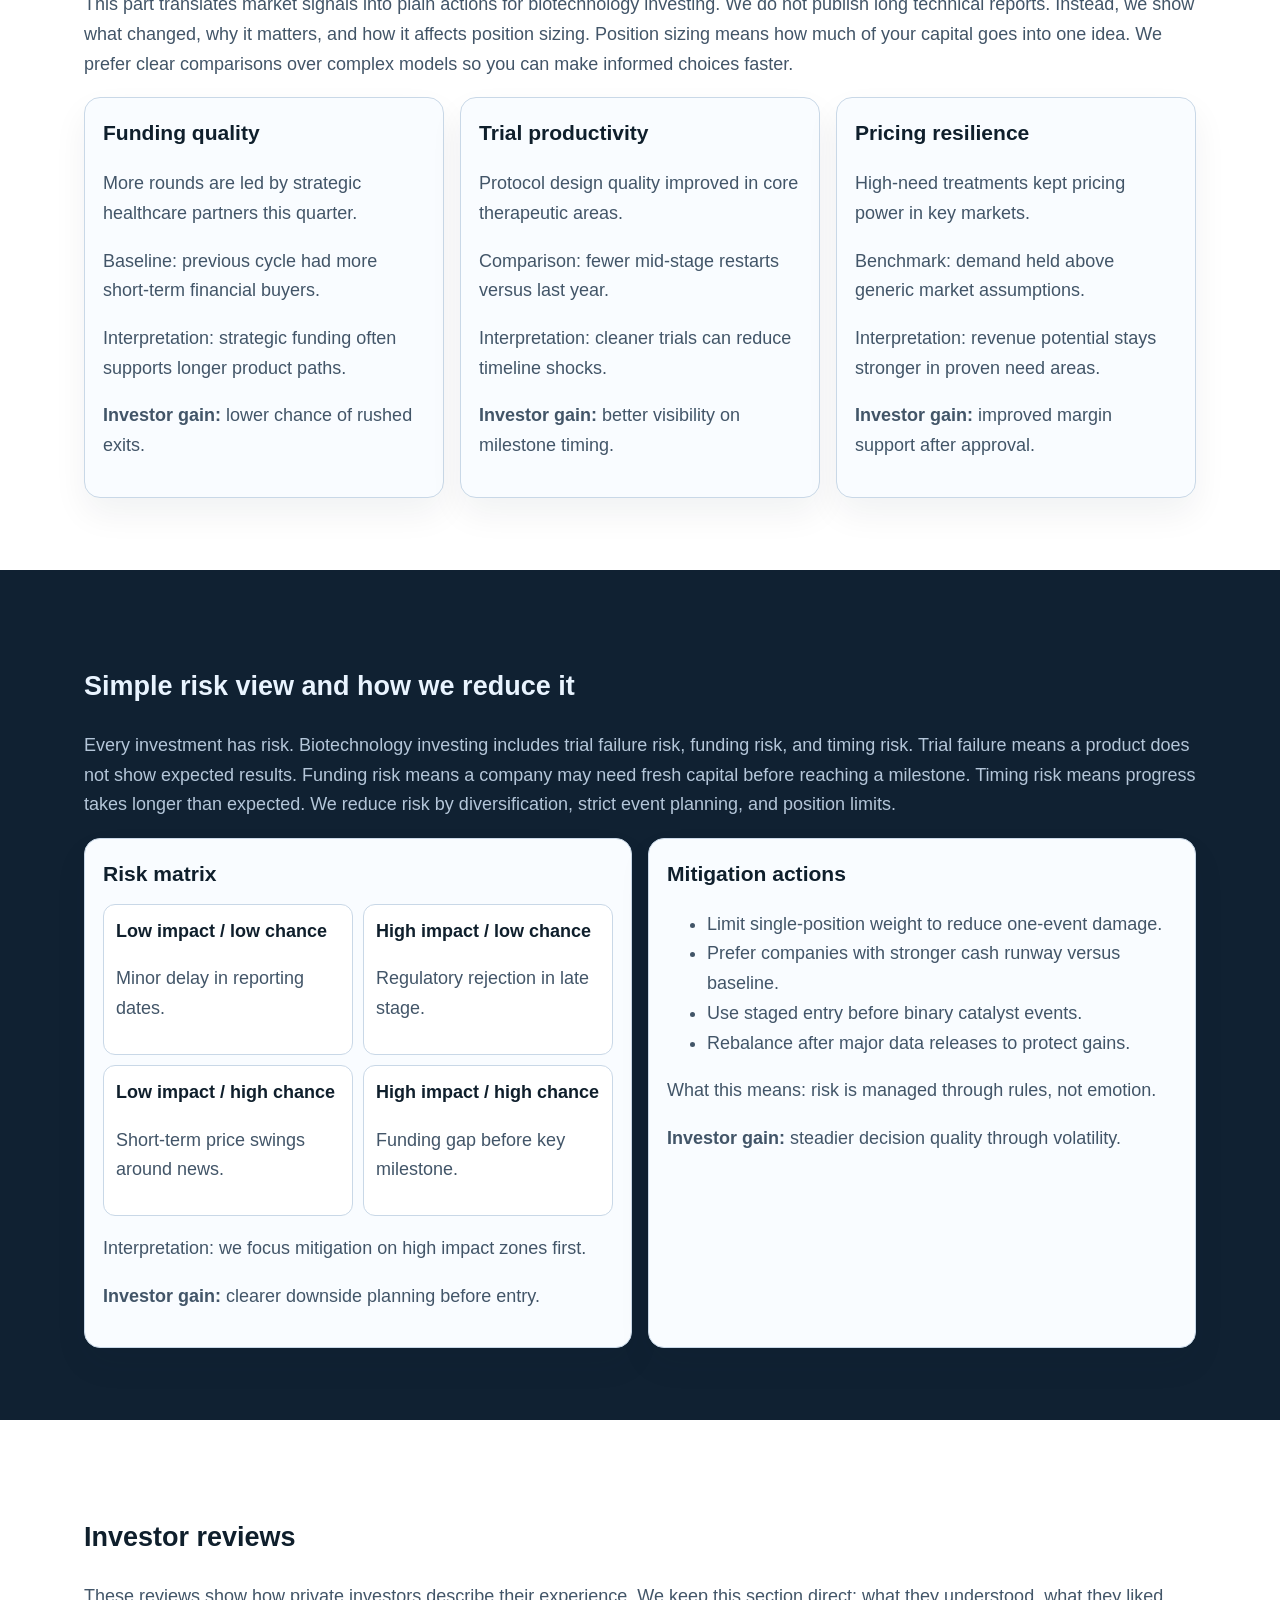
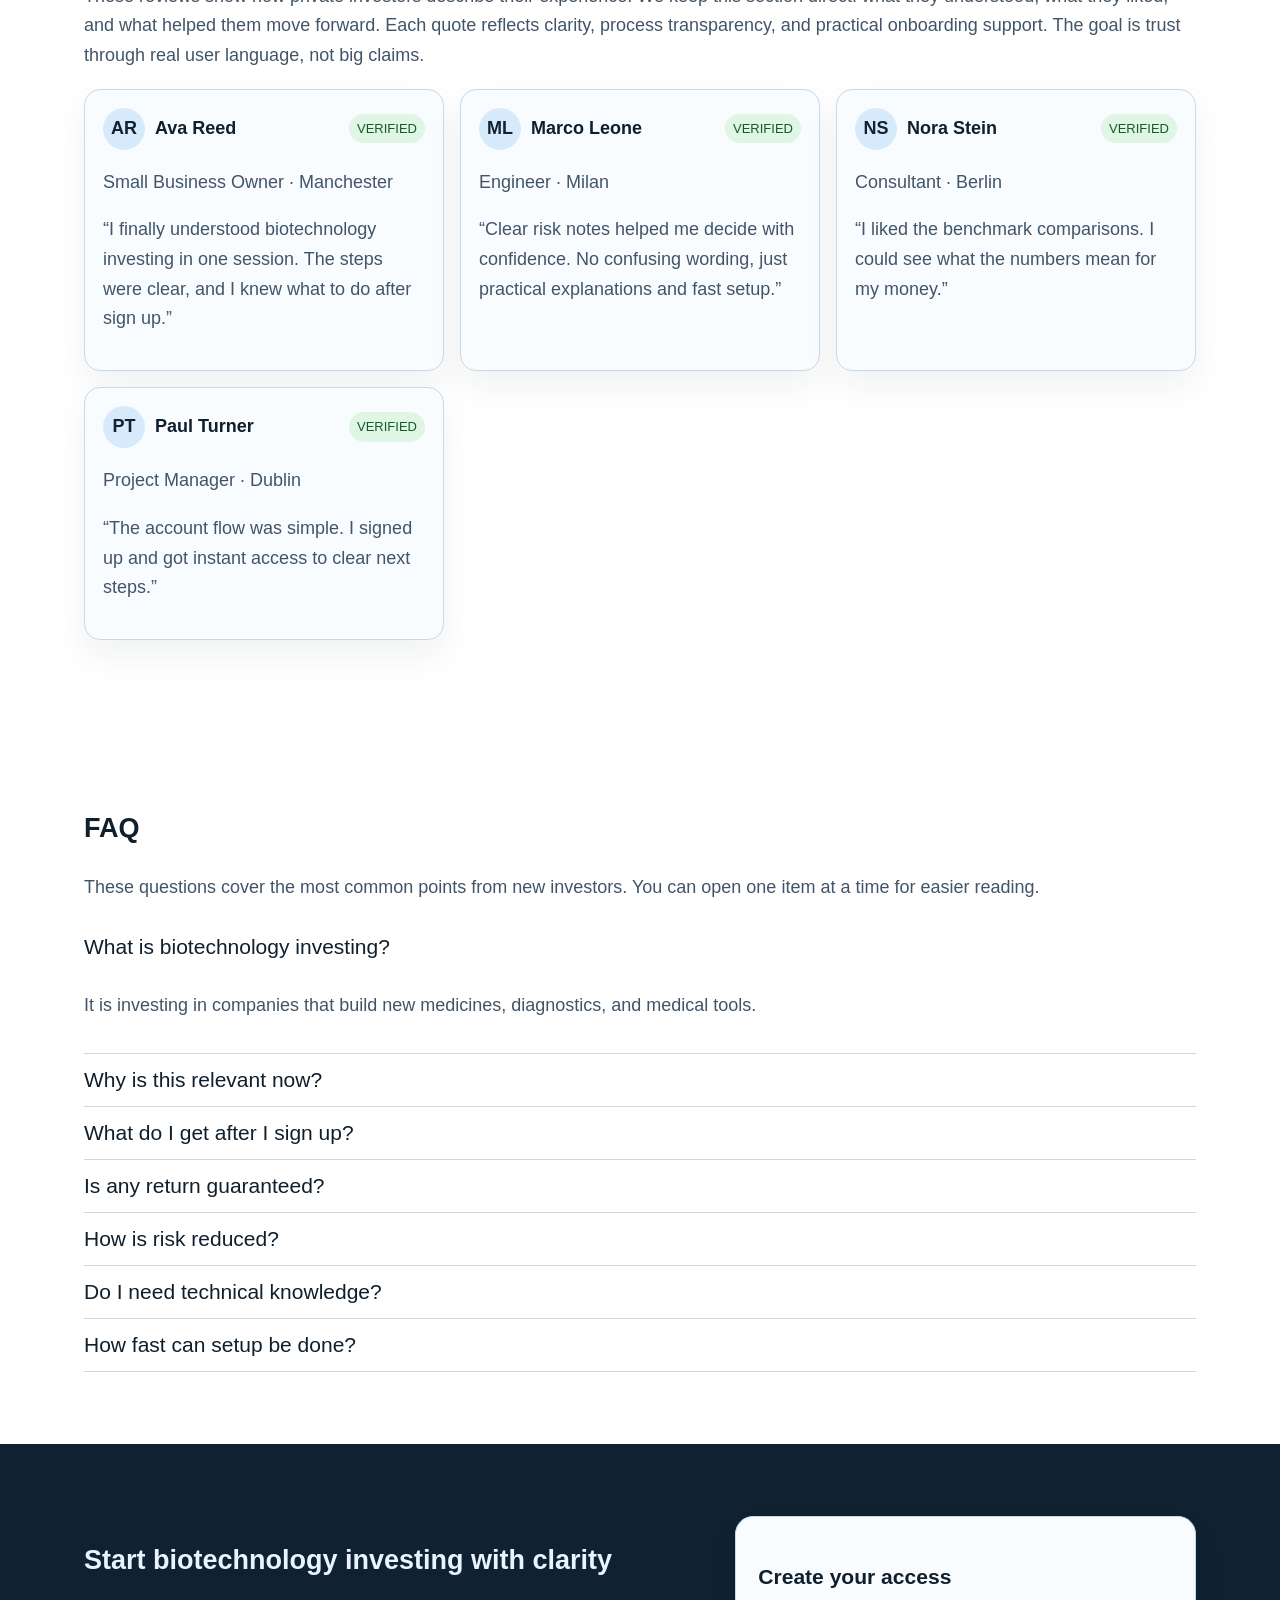
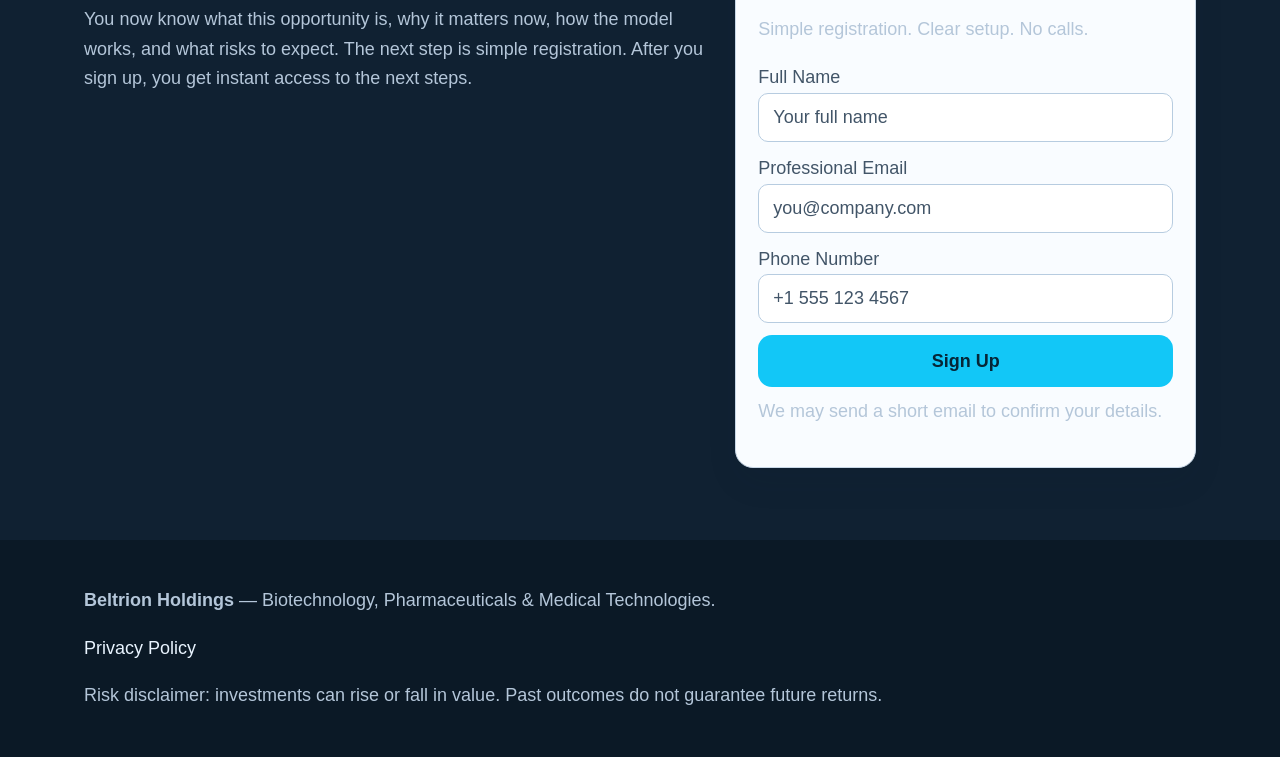
<file: fr/index.html>
<!doctype html>
<html lang="en">
<head>
  <meta charset="utf-8">
  <meta name="viewport" content="width=device-width, initial-scale=1">
  <title>Beltrion Holdings | Biotechnology investing for private investors | Français</title>
  <meta name="description" content="Beltrion Holdings explains biotechnology investing in simple English with clear steps, risks, and sign up flow for private investors (Français page).">
  <link rel="canonical" href="../index.html">
  <link rel="alternate" hreflang="en" href="../index.html">
<link rel="alternate" hreflang="de" href="../de/index.html">
<link rel="alternate" hreflang="fr" href="../fr/index.html">
<link rel="alternate" hreflang="es" href="../es/index.html">
<link rel="alternate" hreflang="it" href="../it/index.html">
<link rel="alternate" hreflang="tr" href="../tr/index.html">
<link rel="alternate" hreflang="pt" href="../pt/index.html">
<link rel="alternate" hreflang="ja" href="../jp/index.html">
<link rel="alternate" hreflang="sk" href="../sk/index.html">
<link rel="alternate" hreflang="nl-BE" href="../be/index.html">
<link rel="alternate" hreflang="x-default" href="../index.html">
  <meta property="og:title" content="Beltrion Holdings | Biotechnology investing for private investors | Français">
  <meta property="og:description" content="Beltrion Holdings explains biotechnology investing in simple English with clear steps, risks, and sign up flow for private investors (Français page).">
  <meta property="og:type" content="website">
  <meta property="og:url" content="../index.html">
  <meta name="twitter:card" content="summary_large_image">
  <meta name="twitter:title" content="Beltrion Holdings | Biotechnology investing for private investors | Français">
  <meta name="twitter:description" content="Beltrion Holdings explains biotechnology investing in simple English with clear steps, risks, and sign up flow for private investors (Français page).">
  <link rel="stylesheet" href="../assets/style.css">
</head>
<body>
<header class="site-header">
  <div class="container header-inner">
    <a class="brand" href="../index.html">Beltrion Holdings</a>
    <nav class="main-nav" aria-label="Main">
      <a href="#why">Why Market</a><a href="#model">Model</a><a href="#process">Process</a><a href="#risk">Risk</a><a href="#faq">FAQ</a>
    </nav>
    <div class="header-actions">
      <div class="lang-switcher">
        <button class="lang-trigger" data-lang-trigger aria-haspopup="true" aria-expanded="false">Français</button>
        <div class="lang-menu" data-lang-menu><a href="../index.html"><svg class="flag" viewBox="0 0 20 20"><circle cx="10" cy="10" r="10" fill="#0a53a8"/><text x="10" y="13" text-anchor="middle" font-size="7" fill="#fff">GB</text></svg>English</a>
<a href="../de/index.html"><svg class="flag" viewBox="0 0 20 20"><circle cx="10" cy="10" r="10" fill="#111"/><text x="10" y="13" text-anchor="middle" font-size="7" fill="#fff">DE</text></svg>Deutsch</a>
<a href="../fr/index.html"><svg class="flag" viewBox="0 0 20 20"><circle cx="10" cy="10" r="10" fill="#1543b8"/><text x="10" y="13" text-anchor="middle" font-size="7" fill="#fff">FR</text></svg>Français</a>
<a href="../es/index.html"><svg class="flag" viewBox="0 0 20 20"><circle cx="10" cy="10" r="10" fill="#b4342e"/><text x="10" y="13" text-anchor="middle" font-size="7" fill="#fff">ES</text></svg>Español</a>
<a href="../it/index.html"><svg class="flag" viewBox="0 0 20 20"><circle cx="10" cy="10" r="10" fill="#2d8d56"/><text x="10" y="13" text-anchor="middle" font-size="7" fill="#fff">IT</text></svg>Italiano</a>
<a href="../tr/index.html"><svg class="flag" viewBox="0 0 20 20"><circle cx="10" cy="10" r="10" fill="#b11722"/><text x="10" y="13" text-anchor="middle" font-size="7" fill="#fff">TR</text></svg>Türkçe</a>
<a href="../pt/index.html"><svg class="flag" viewBox="0 0 20 20"><circle cx="10" cy="10" r="10" fill="#15613b"/><text x="10" y="13" text-anchor="middle" font-size="7" fill="#fff">PT</text></svg>Português</a>
<a href="../jp/index.html"><svg class="flag" viewBox="0 0 20 20"><circle cx="10" cy="10" r="10" fill="#fff"/><text x="10" y="13" text-anchor="middle" font-size="7" fill="#b30022">JP</text></svg>日本語</a>
<a href="../sk/index.html"><svg class="flag" viewBox="0 0 20 20"><circle cx="10" cy="10" r="10" fill="#2f5db2"/><text x="10" y="13" text-anchor="middle" font-size="7" fill="#fff">SK</text></svg>Slovak</a>
<a href="../be/index.html"><svg class="flag" viewBox="0 0 20 20"><circle cx="10" cy="10" r="10" fill="#1f1f1f"/><text x="10" y="13" text-anchor="middle" font-size="7" fill="#ffd54f">BE</text></svg>Nederlands (BE)</a></div>
      </div>
      <a href="#signup-final" class="btn btn-primary">Sign Up</a>
    </div>
    <button class="menu-toggle" data-open-drawer aria-label="Open menu">☰</button>
  </div>
</header>

<div class="mobile-drawer" data-drawer>
  <div class="drawer-panel" role="dialog" aria-modal="true" aria-label="Mobile menu">
    <div class="drawer-header"><strong>Menu</strong><button data-close-drawer aria-label="Close menu">✕</button></div>
    <p><a href="#why">Why Market</a></p><p><a href="#model">Model</a></p><p><a href="#process">Process</a></p><p><a href="#risk">Risk</a></p><p><a href="#faq">FAQ</a></p>
    <div class="lang-switcher"><button class="lang-trigger">Français</button><div class="lang-menu open"><a href="../index.html"><svg class="flag" viewBox="0 0 20 20"><circle cx="10" cy="10" r="10" fill="#0a53a8"/><text x="10" y="13" text-anchor="middle" font-size="7" fill="#fff">GB</text></svg>English</a>
<a href="../de/index.html"><svg class="flag" viewBox="0 0 20 20"><circle cx="10" cy="10" r="10" fill="#111"/><text x="10" y="13" text-anchor="middle" font-size="7" fill="#fff">DE</text></svg>Deutsch</a>
<a href="../fr/index.html"><svg class="flag" viewBox="0 0 20 20"><circle cx="10" cy="10" r="10" fill="#1543b8"/><text x="10" y="13" text-anchor="middle" font-size="7" fill="#fff">FR</text></svg>Français</a>
<a href="../es/index.html"><svg class="flag" viewBox="0 0 20 20"><circle cx="10" cy="10" r="10" fill="#b4342e"/><text x="10" y="13" text-anchor="middle" font-size="7" fill="#fff">ES</text></svg>Español</a>
<a href="../it/index.html"><svg class="flag" viewBox="0 0 20 20"><circle cx="10" cy="10" r="10" fill="#2d8d56"/><text x="10" y="13" text-anchor="middle" font-size="7" fill="#fff">IT</text></svg>Italiano</a>
<a href="../tr/index.html"><svg class="flag" viewBox="0 0 20 20"><circle cx="10" cy="10" r="10" fill="#b11722"/><text x="10" y="13" text-anchor="middle" font-size="7" fill="#fff">TR</text></svg>Türkçe</a>
<a href="../pt/index.html"><svg class="flag" viewBox="0 0 20 20"><circle cx="10" cy="10" r="10" fill="#15613b"/><text x="10" y="13" text-anchor="middle" font-size="7" fill="#fff">PT</text></svg>Português</a>
<a href="../jp/index.html"><svg class="flag" viewBox="0 0 20 20"><circle cx="10" cy="10" r="10" fill="#fff"/><text x="10" y="13" text-anchor="middle" font-size="7" fill="#b30022">JP</text></svg>日本語</a>
<a href="../sk/index.html"><svg class="flag" viewBox="0 0 20 20"><circle cx="10" cy="10" r="10" fill="#2f5db2"/><text x="10" y="13" text-anchor="middle" font-size="7" fill="#fff">SK</text></svg>Slovak</a>
<a href="../be/index.html"><svg class="flag" viewBox="0 0 20 20"><circle cx="10" cy="10" r="10" fill="#1f1f1f"/><text x="10" y="13" text-anchor="middle" font-size="7" fill="#ffd54f">BE</text></svg>Nederlands (BE)</a></div></div>
    <p><a href="#signup-final" class="btn btn-primary">Sign Up</a></p>
  </div>
</div>

<main>
<section class="section dark">
  <div class="container hero-grid reveal">
    <div>
      <h1>Biotechnology investing for private investors</h1>
      <p class="hero-intro">Beltrion Holdings gives private investors a clear way to access biotechnology investing. This is an investment approach focused on biotech, pharma, and medical technology companies that solve real health problems. Why now? Demand for new treatments is rising, approval speed is improving, and medical tools are moving faster from lab to market. Here is what you get: simple entry steps, clear risk notes, and transparent performance context. After you sign up, you get instant access to the next steps.</p>
      <div class="performance-panel">
        <p class="performance-title">Historical outcome range during favorable periods</p>
        <div class="perf-grid">
          <div class="perf-item"><div class="perf-value">8–15%</div><div class="perf-label">Monthly range</div></div>
          <div class="perf-item"><div class="perf-value">80–200%</div><div class="perf-label">Annual range</div></div>
        </div>
        <p class="perf-note">Returns depend on market conditions. Not guaranteed.</p>
      </div>
    </div>
    <form class="form-card" id="signup-hero">
      <h3 class="form-title">Open your investor account</h3>
      <p class="form-sub">Start now with one short form and clear onboarding.</p>
      <div class="form-stack">
        <label>Full Name<input type="text" placeholder="Your full name" required></label>
        <label>Professional Email<input type="email" placeholder="you@company.com" required></label>
        <label>Phone Number<input type="tel" placeholder="+1 555 123 4567" required></label>
        <button class="btn btn-primary" type="submit">Sign Up</button>
      </div>
      <p class="form-note">We may send a short email to confirm your details.</p>
    </form>
  </div>
</section>

<section class="section light kpi-strip"><div class="container reveal"><h2>What this opportunity offers</h2><p>Biotechnology investing can feel complex, so we show the core numbers in plain language. A pipeline means the list of products moving through test stages. Diversification means spreading investments so one setback has less impact. Time to milestone means how soon a company may reach a major value event. These points help investors compare opportunities quickly and with confidence.</p><div class="grid-4"><article class="card"><h3>42</h3><p>Active pipeline positions in biotech, pharma, and medtech.</p><p><strong>Investor gain:</strong> broader exposure lowers single-company pressure.</p></article><article class="card"><h3>3 regions</h3><p>North America, Europe, and Asia healthcare innovation access.</p><p><strong>Investor gain:</strong> more opportunities across market cycles.</p></article><article class="card"><h3>18 months</h3><p>Typical holding window during strong product development cycles.</p><p><strong>Investor gain:</strong> clear timing expectations before entry.</p></article><article class="card"><h3>74%</h3><p>Share of targets with near-term catalysts versus market average 49%.</p><p><strong>Investor gain:</strong> higher probability of news-driven revaluation.</p></article></div></div></section>

<section id="why" class="section light"><div class="container reveal"><h2>Why biotechnology investing matters now</h2><p>Healthcare demand is expanding, and many systems are under pressure to deliver better treatment at lower cost. Biotechnology investing matters because new medicines and diagnostic tools can create large value when they solve common problems. Regulation is still strict, but data and trial methods are improving. That can shorten decision cycles in some areas. We watch where demand, science, and reimbursement trends meet. Reimbursement means how health systems pay for approved treatments.</p><div class="grid-3"><article class="card"><h3>Demand trend</h3><p>Aging populations increase demand for chronic disease solutions.</p><p class="muted">Market baseline: healthcare demand grew steadily in the last cycle.</p><p><strong>Investor gain:</strong> sustained demand can support revenue visibility.</p></article><article class="card"><h3>Technology trend</h3><p>AI-assisted discovery reduces early research time in selected programs.</p><p class="muted">Benchmark: discovery timelines are improving versus past methods.</p><p><strong>Investor gain:</strong> faster cycles may improve value realization speed.</p></article><article class="card"><h3>Capital trend</h3><p>More strategic partnerships are funding late-stage development steps.</p><p class="muted">Comparison: partnership activity remains above long-run average.</p><p><strong>Investor gain:</strong> shared funding can lower execution pressure.</p></article></div></div></section>

<section id="model" class="section dark"><div class="container reveal"><h2>How the model works in clear steps</h2><p>Here’s how biotechnology investing works through Beltrion Holdings. We focus on companies with practical milestones, clear unmet need, and realistic financing plans. A milestone is a visible event such as trial data or approval progress. We avoid long stories with no near-term triggers. The goal is simple: build a portfolio that balances upside and known risk windows.</p><div class="diagram"><div class="diagram-step"><strong>1. Screen:</strong> Find healthcare problems with strong demand and clear pricing paths.</div><div class="diagram-step"><strong>2. Select:</strong> Choose companies with funded next milestones and measurable progress.</div><div class="diagram-step"><strong>3. Build:</strong> Spread capital across stages, geographies, and technology classes.</div><div class="diagram-step"><strong>4. Monitor:</strong> Track catalysts and adjust when data changes the story.</div><div class="diagram-step"><strong>5. Decide:</strong> Keep, add, or reduce using transparent rules before major events.</div></div><p>What it means: your capital follows a repeatable process, not guesswork. <strong>Investor gain:</strong> better decision consistency through each cycle.</p></div></section>

<section id="process" class="section light"><div class="container reveal"><h2>Fast onboarding process</h2><p>We keep setup simple so you can move from interest to action without friction. Each stage tells you what to do next and what to expect. No calls and no complex paperwork journey. You can complete each task in your account with clear prompts. The process is designed for people who want clarity, speed, and control.</p><div class="process-steps"><div class="process-step"><span class="process-time">Minute 5</span><span>Sign up and verify email.</span></div><div class="process-step"><span class="process-time">Hour 1–6</span><span>Review options and set your plan.</span></div><div class="process-step"><span class="process-time">Hour 6–12</span><span>Confirm profile details and funding route.</span></div><div class="process-step"><span class="process-time">Hour 12–24</span><span>Activate account and view live dashboard.</span></div></div><p class="process-proof">Most people finish setup in 24 hours.</p><p>After you sign up, you will see a clear setup checklist.</p></div></section>

<section class="section dark"><div class="container reveal"><h2>Metrics that connect to money outcomes</h2><p>Numbers only matter when they answer a practical question: what can change value and when? This section compares our target profile with a broad market baseline so you can see how biotechnology investing decisions are framed. Catalyst density means how many meaningful events are expected in a period. Cash runway means how long a company can operate before raising more capital.</p><div class="grid-2"><article class="card compare-bars"><h3>Portfolio profile vs market baseline</h3><div class="row"><p>Catalyst density (target 6, market 3)</p><div class="bar-track"><span class="bar-a" style="width:80%"></span></div><div class="bar-track"><span class="bar-b" style="width:40%"></span></div></div><div class="row"><p>Cash runway (target 22 months, market 14 months)</p><div class="bar-track"><span class="bar-a" style="width:78%"></span></div><div class="bar-track"><span class="bar-b" style="width:50%"></span></div></div><p><strong>Investor gain:</strong> stronger runway and catalysts can reduce forced exits.</p><div class="legend"><span>Accent A = Beltrion target</span><span>Accent B = Market average</span></div></article><article class="card"><h3>Value trigger distribution</h3><div class="ring-wrap"><div class="ring-card"><div class="ring" style="--value:72%" data-label="72%"></div><p>Clinical milestones</p></div><div class="ring-card"><div class="ring" style="--value:61%" data-label="61%"></div><p>Commercial launch cues</p></div><div class="ring-card"><div class="ring" style="--value:54%" data-label="54%"></div><p>Strategic deal flow</p></div></div><p>Interpretation: multiple trigger types spread timing risk across the cycle.</p><p><strong>Investor gain:</strong> more than one path to potential upside.</p></article></div></div></section>

<section class="section light"><div class="container reveal"><h2>Insights from the current cycle</h2><p>This part translates market signals into plain actions for biotechnology investing. We do not publish long technical reports. Instead, we show what changed, why it matters, and how it affects position sizing. Position sizing means how much of your capital goes into one idea. We prefer clear comparisons over complex models so you can make informed choices faster.</p><div class="grid-3"><article class="card"><h3>Funding quality</h3><p>More rounds are led by strategic healthcare partners this quarter.</p><p class="muted">Baseline: previous cycle had more short-term financial buyers.</p><p>Interpretation: strategic funding often supports longer product paths.</p><p><strong>Investor gain:</strong> lower chance of rushed exits.</p></article><article class="card"><h3>Trial productivity</h3><p>Protocol design quality improved in core therapeutic areas.</p><p class="muted">Comparison: fewer mid-stage restarts versus last year.</p><p>Interpretation: cleaner trials can reduce timeline shocks.</p><p><strong>Investor gain:</strong> better visibility on milestone timing.</p></article><article class="card"><h3>Pricing resilience</h3><p>High-need treatments kept pricing power in key markets.</p><p class="muted">Benchmark: demand held above generic market assumptions.</p><p>Interpretation: revenue potential stays stronger in proven need areas.</p><p><strong>Investor gain:</strong> improved margin support after approval.</p></article></div></div></section>

<section id="risk" class="section dark"><div class="container reveal"><h2>Simple risk view and how we reduce it</h2><p>Every investment has risk. Biotechnology investing includes trial failure risk, funding risk, and timing risk. Trial failure means a product does not show expected results. Funding risk means a company may need fresh capital before reaching a milestone. Timing risk means progress takes longer than expected. We reduce risk by diversification, strict event planning, and position limits.</p><div class="grid-2"><article class="card"><h3>Risk matrix</h3><div class="matrix"><div><strong>Low impact / low chance</strong><p>Minor delay in reporting dates.</p></div><div><strong>High impact / low chance</strong><p>Regulatory rejection in late stage.</p></div><div><strong>Low impact / high chance</strong><p>Short-term price swings around news.</p></div><div><strong>High impact / high chance</strong><p>Funding gap before key milestone.</p></div></div><p>Interpretation: we focus mitigation on high impact zones first.</p><p><strong>Investor gain:</strong> clearer downside planning before entry.</p></article><article class="card"><h3>Mitigation actions</h3><ul><li>Limit single-position weight to reduce one-event damage.</li><li>Prefer companies with stronger cash runway versus baseline.</li><li>Use staged entry before binary catalyst events.</li><li>Rebalance after major data releases to protect gains.</li></ul><p>What this means: risk is managed through rules, not emotion.</p><p><strong>Investor gain:</strong> steadier decision quality through volatility.</p></article></div></div></section>

<section class="section light"><div class="container reveal"><h2>Investor reviews</h2><p>These reviews show how private investors describe their experience. We keep this section direct: what they understood, what they liked, and what helped them move forward. Each quote reflects clarity, process transparency, and practical onboarding support. The goal is trust through real user language, not big claims.</p><div class="grid-2"><article class="card"><div class="review-head"><div class="avatar">AR</div><strong>Ava Reed</strong><span class="verified">VERIFIED</span></div><p class="muted">Small Business Owner · Manchester</p><p>“I finally understood biotechnology investing in one session. The steps were clear, and I knew what to do after sign up.”</p></article><article class="card"><div class="review-head"><div class="avatar">ML</div><strong>Marco Leone</strong><span class="verified">VERIFIED</span></div><p class="muted">Engineer · Milan</p><p>“Clear risk notes helped me decide with confidence. No confusing wording, just practical explanations and fast setup.”</p></article><article class="card"><div class="review-head"><div class="avatar">NS</div><strong>Nora Stein</strong><span class="verified">VERIFIED</span></div><p class="muted">Consultant · Berlin</p><p>“I liked the benchmark comparisons. I could see what the numbers mean for my money.”</p></article><article class="card"><div class="review-head"><div class="avatar">PT</div><strong>Paul Turner</strong><span class="verified">VERIFIED</span></div><p class="muted">Project Manager · Dublin</p><p>“The account flow was simple. I signed up and got instant access to clear next steps.”</p></article></div></div></section>

<section id="faq" class="section light"><div class="container reveal"><h2>FAQ</h2><p>These questions cover the most common points from new investors. You can open one item at a time for easier reading.</p><div class="faq-list"><div class="faq-item open"><button class="faq-q">What is biotechnology investing?</button><div class="faq-answer"><p>It is investing in companies that build new medicines, diagnostics, and medical tools.</p></div></div><div class="faq-item"><button class="faq-q">Why is this relevant now?</button><div class="faq-answer"><p>Healthcare demand is rising and innovation cycles are moving faster in key areas.</p></div></div><div class="faq-item"><button class="faq-q">What do I get after I sign up?</button><div class="faq-answer"><p>After you sign up, you can review the options and choose what to do next.</p></div></div><div class="faq-item"><button class="faq-q">Is any return guaranteed?</button><div class="faq-answer"><p>No. Returns depend on market conditions, company progress, and timing.</p></div></div><div class="faq-item"><button class="faq-q">How is risk reduced?</button><div class="faq-answer"><p>Through diversification, position limits, and milestone-based monitoring.</p></div></div><div class="faq-item"><button class="faq-q">Do I need technical knowledge?</button><div class="faq-answer"><p>No. We explain key terms in plain language and keep steps simple.</p></div></div><div class="faq-item"><button class="faq-q">How fast can setup be done?</button><div class="faq-answer"><p>Most people finish setup in 24 hours with the account checklist.</p></div></div></div></div></section>

<section id="signup-final" class="section dark"><div class="container hero-grid reveal"><div><h2>Start biotechnology investing with clarity</h2><p>You now know what this opportunity is, why it matters now, how the model works, and what risks to expect. The next step is simple registration. After you sign up, you get instant access to the next steps.</p></div><form class="form-card"><h3 class="form-title">Create your access</h3><p class="form-sub">Simple registration. Clear setup. No calls.</p><div class="form-stack"><label>Full Name<input type="text" placeholder="Your full name" required></label><label>Professional Email<input type="email" placeholder="you@company.com" required></label><label>Phone Number<input type="tel" placeholder="+1 555 123 4567" required></label><button class="btn btn-primary" type="submit">Sign Up</button></div><p class="form-note">We may send a short email to confirm your details.</p></form></div></section>
</main>

<footer class="site-footer"><div class="container"><p><strong>Beltrion Holdings</strong> — Biotechnology, Pharmaceuticals & Medical Technologies.</p><p><a href="#" data-open-modal>Privacy Policy</a></p><p>Risk disclaimer: investments can rise or fall in value. Past outcomes do not guarantee future returns.</p></div></footer>

<div class="modal" data-modal><div class="modal-box" role="dialog" aria-modal="true" aria-label="Privacy Policy"><div class="modal-head"><h3>Privacy Policy</h3><button data-close-modal aria-label="Close policy">✕</button></div><div class="modal-body"><h4>Introduction</h4><p>We explain data use in plain language so you can make informed choices.</p><h4>Data collection</h4><p>We collect name, email, phone, and account activity needed for onboarding.</p><h4>Legal basis</h4><p>We process data to deliver requested services and meet legal obligations.</p><h4>Cookies</h4><p>Cookies keep your session secure and help us improve page performance.</p><h4>Retention</h4><p>We keep data only as long as needed for service and legal records.</p><h4>Third-party sharing</h4><p>We share limited data with trusted providers for hosting and communication.</p><h4>Security</h4><p>We use access controls, monitoring, and encryption to protect personal data.</p><h4>User rights</h4><p>You may request access, correction, deletion, or export of your data.</p><h4>International transfers</h4><p>When data crosses borders, we apply contractual safeguards for protection.</p><h4>Industry risk disclosure</h4><p>Healthcare investing carries volatility and timing risk. Returns are never guaranteed.</p><h4>Contact</h4><p>Email privacy@beltrion-holdings.example for data requests or policy questions.</p></div><div class="modal-foot"><button class="btn" data-close-modal>Close</button></div></div></div>

<script type="application/ld+json">{"@context":"https://schema.org","@type":"Organization","name":"Beltrion Holdings","url":"../index.html"}</script>
<script type="application/ld+json">{"@context":"https://schema.org","@type":"WebSite","name":"Beltrion Holdings","url":"../index.html"}</script>
<script type="application/ld+json">{"@context":"https://schema.org","@type":"FAQPage","mainEntity":[{"@type":"Question","name":"What is biotechnology investing?","acceptedAnswer":{"@type":"Answer","text":"It is investing in companies that build medicines, diagnostics, and medical tools."}},{"@type":"Question","name":"What do I get after I sign up?","acceptedAnswer":{"@type":"Answer","text":"After you sign up, you can review the options and choose what to do next."}}]}</script>
<script type="application/ld+json">{"@context":"https://schema.org","@type":"Review","author":{"@type":"Person","name":"Ava Reed"},"reviewBody":"I finally understood biotechnology investing in one session.","itemReviewed":{"@type":"Service","name":"Beltrion Holdings Investor Access"}}</script>
<script src="../assets/app.js" defer></script>
</body>
</html>
</file>
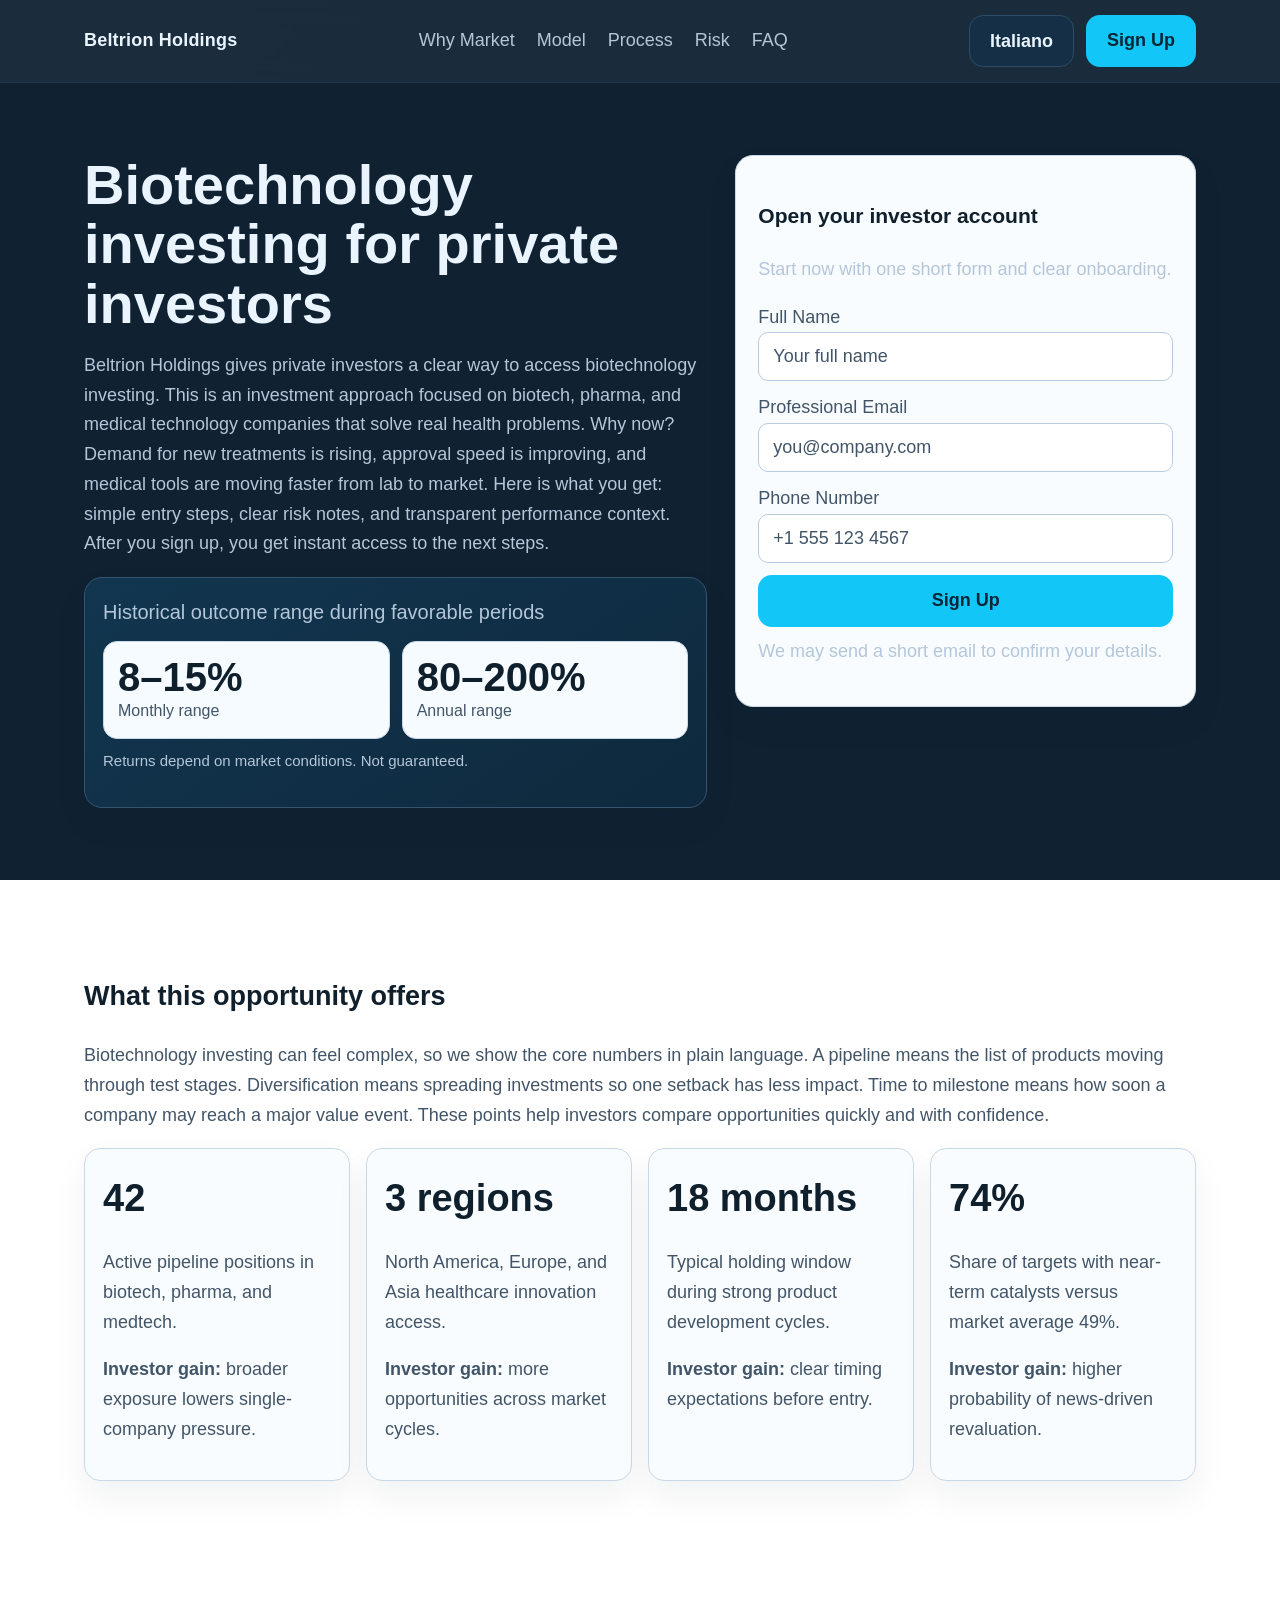
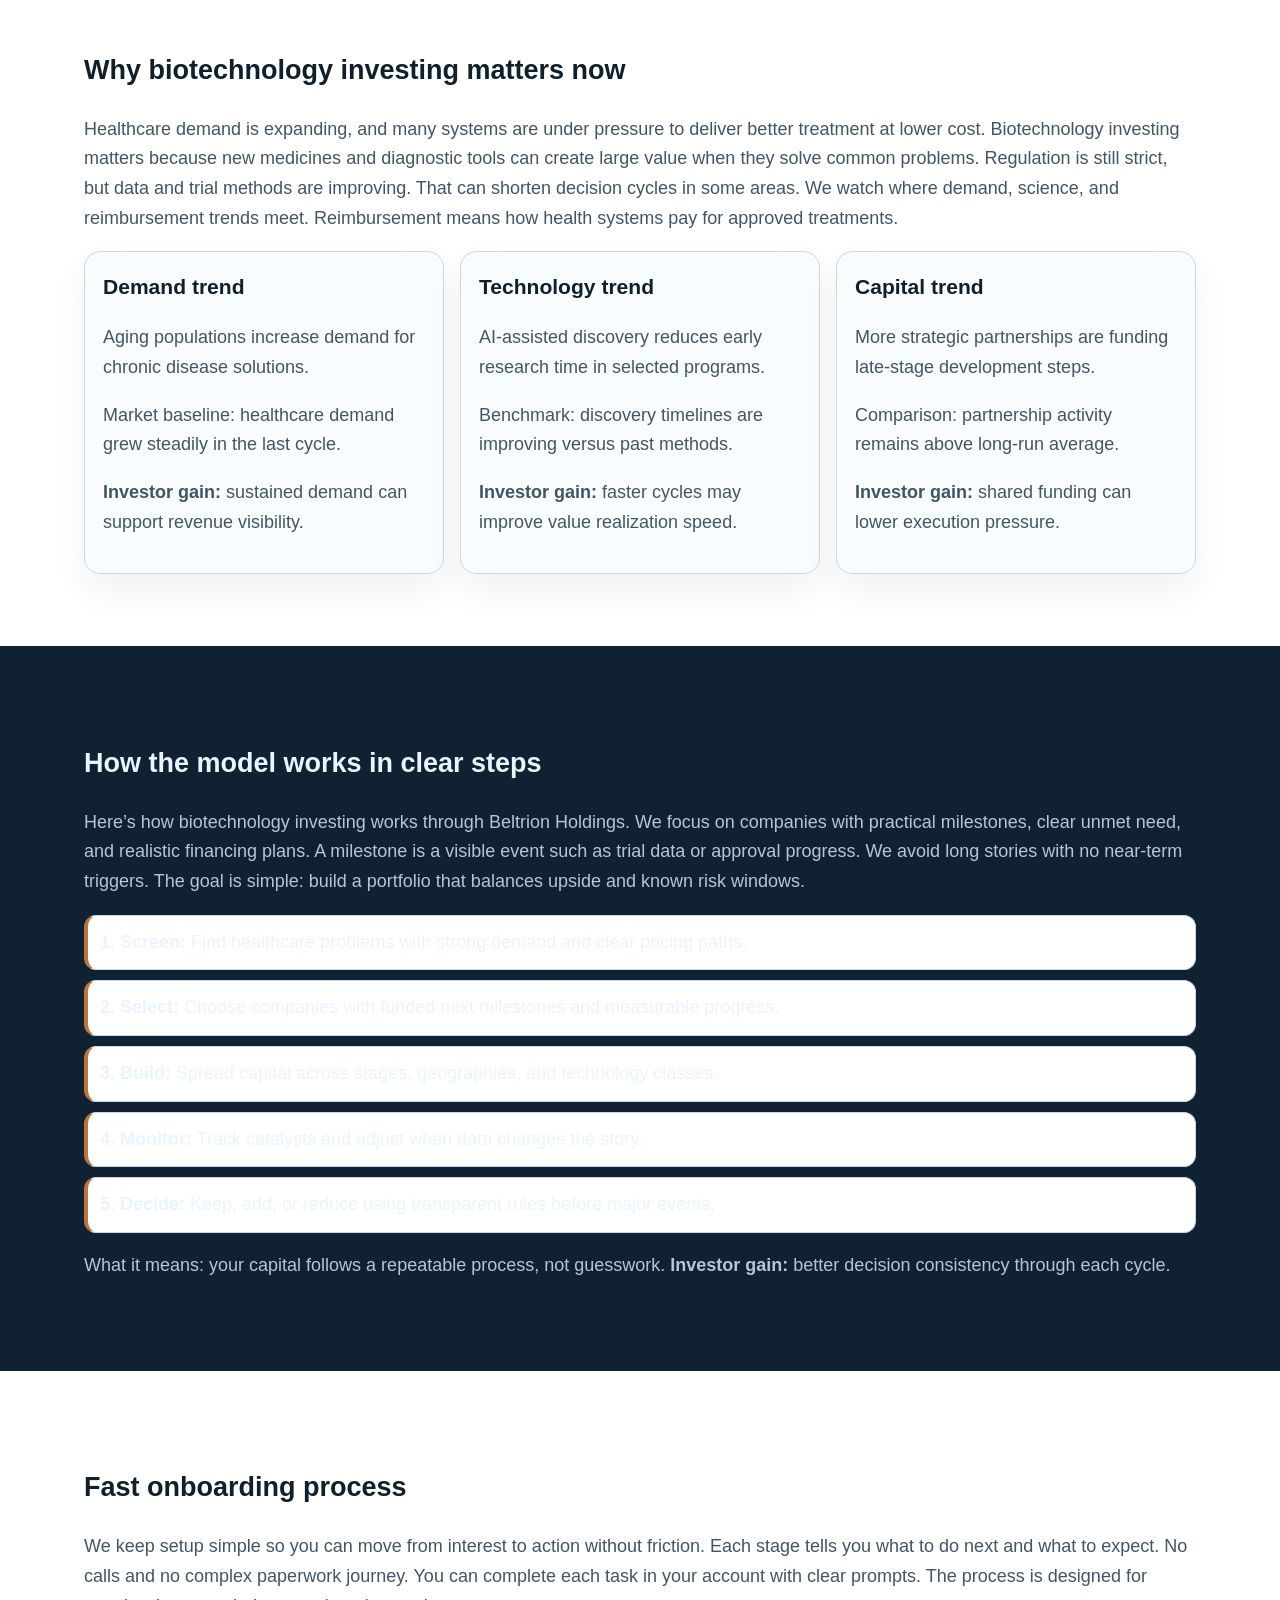
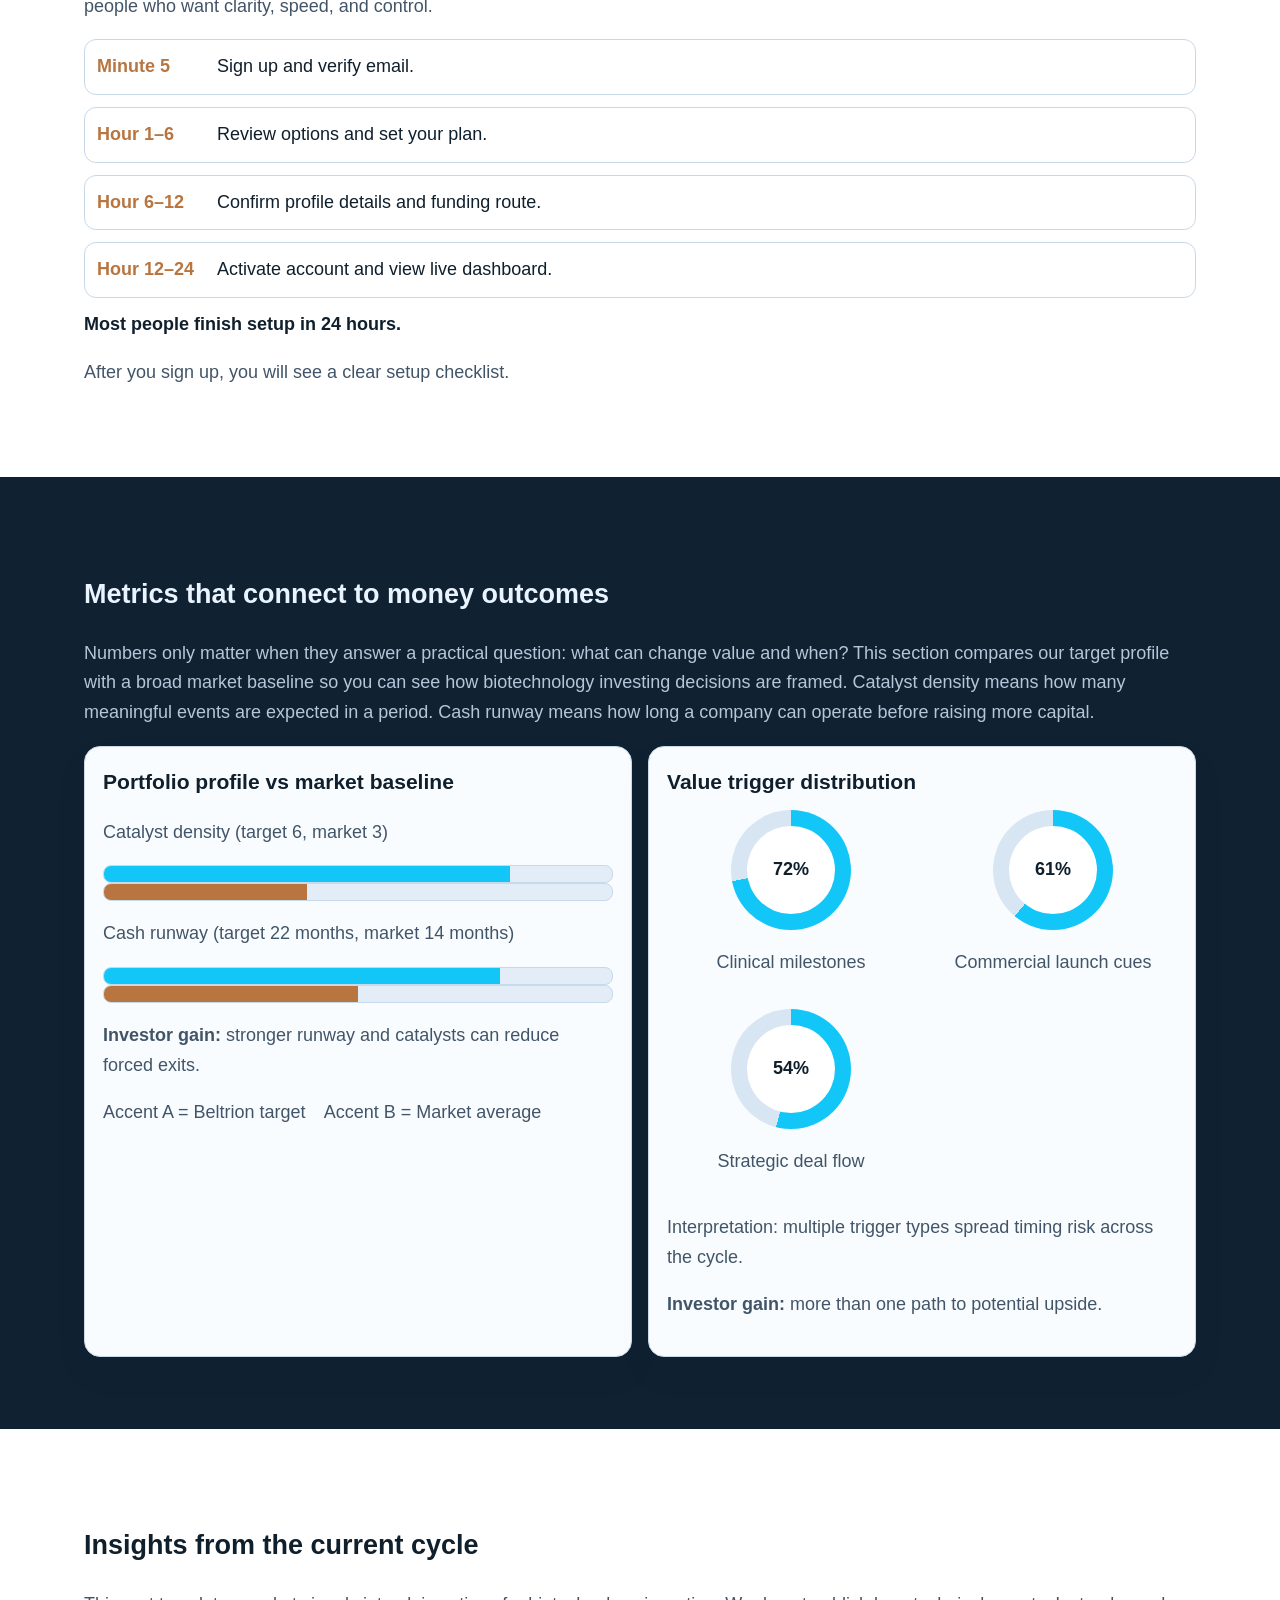
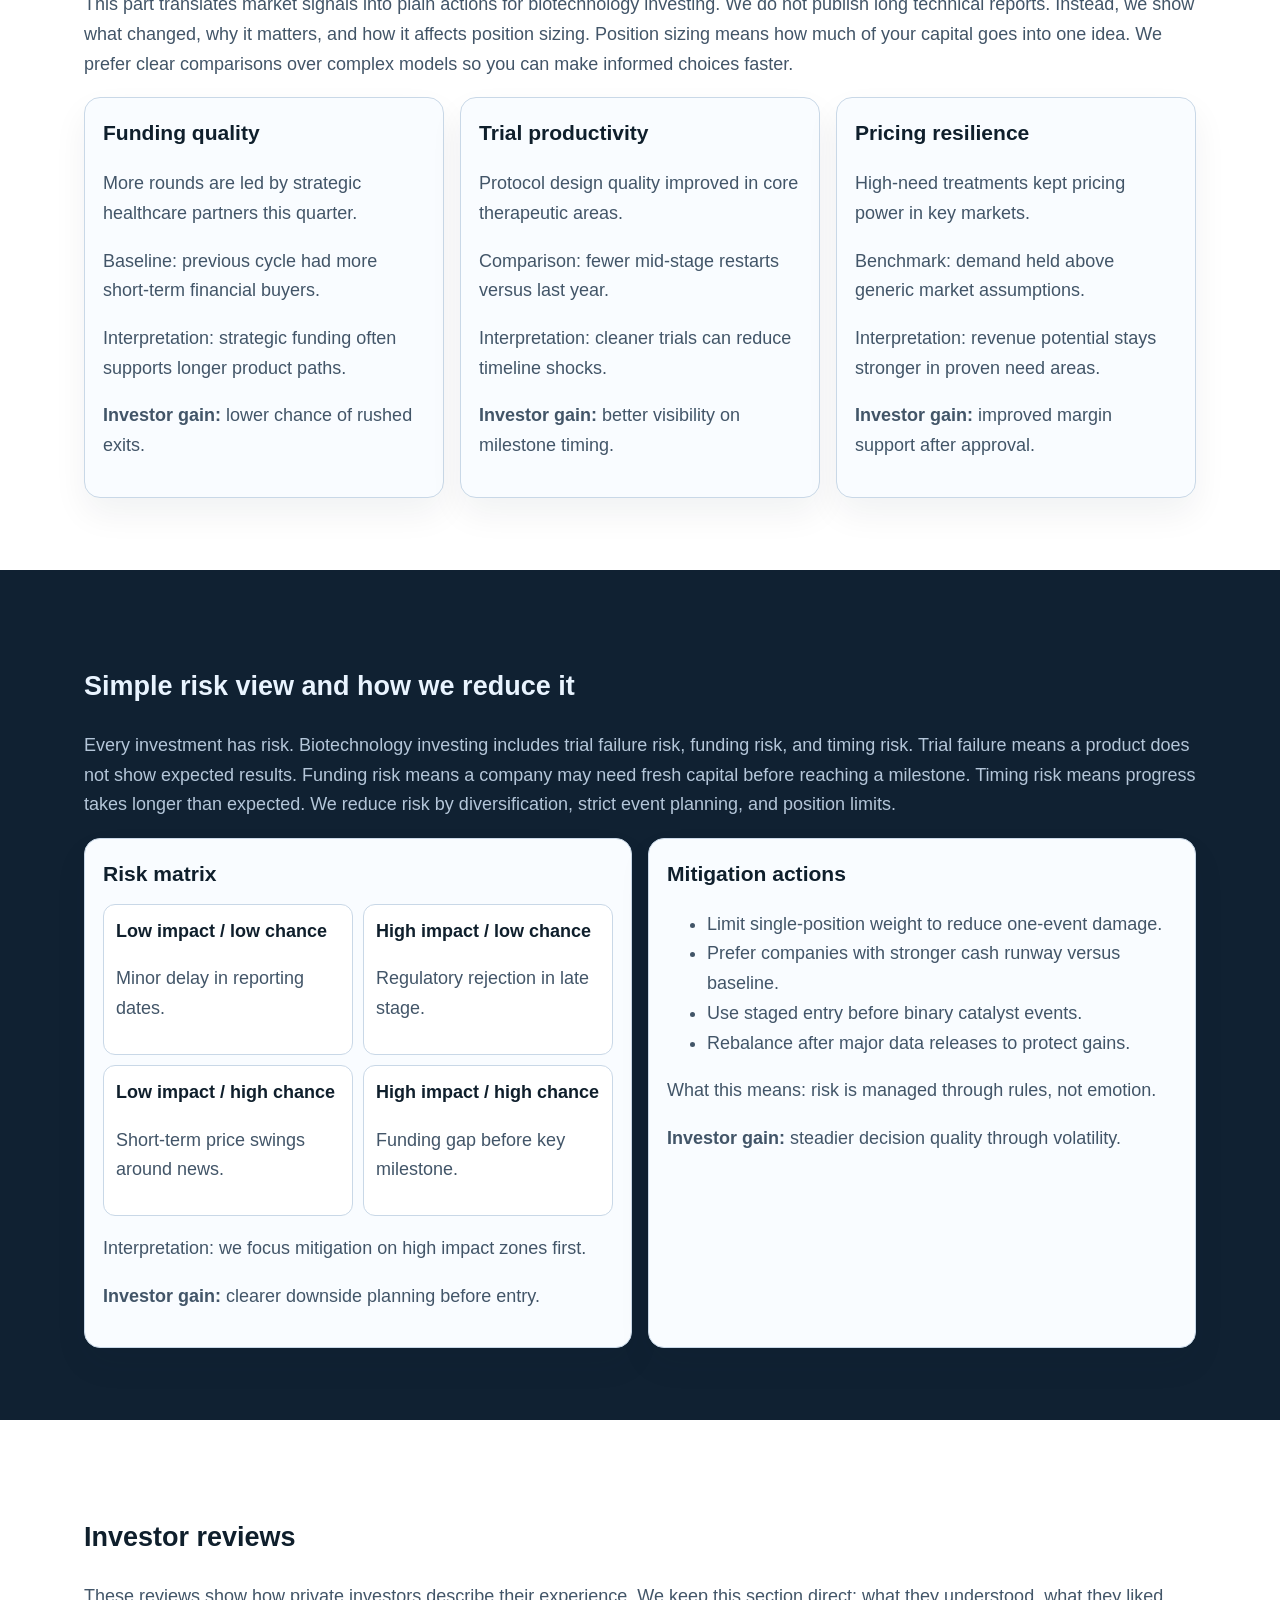
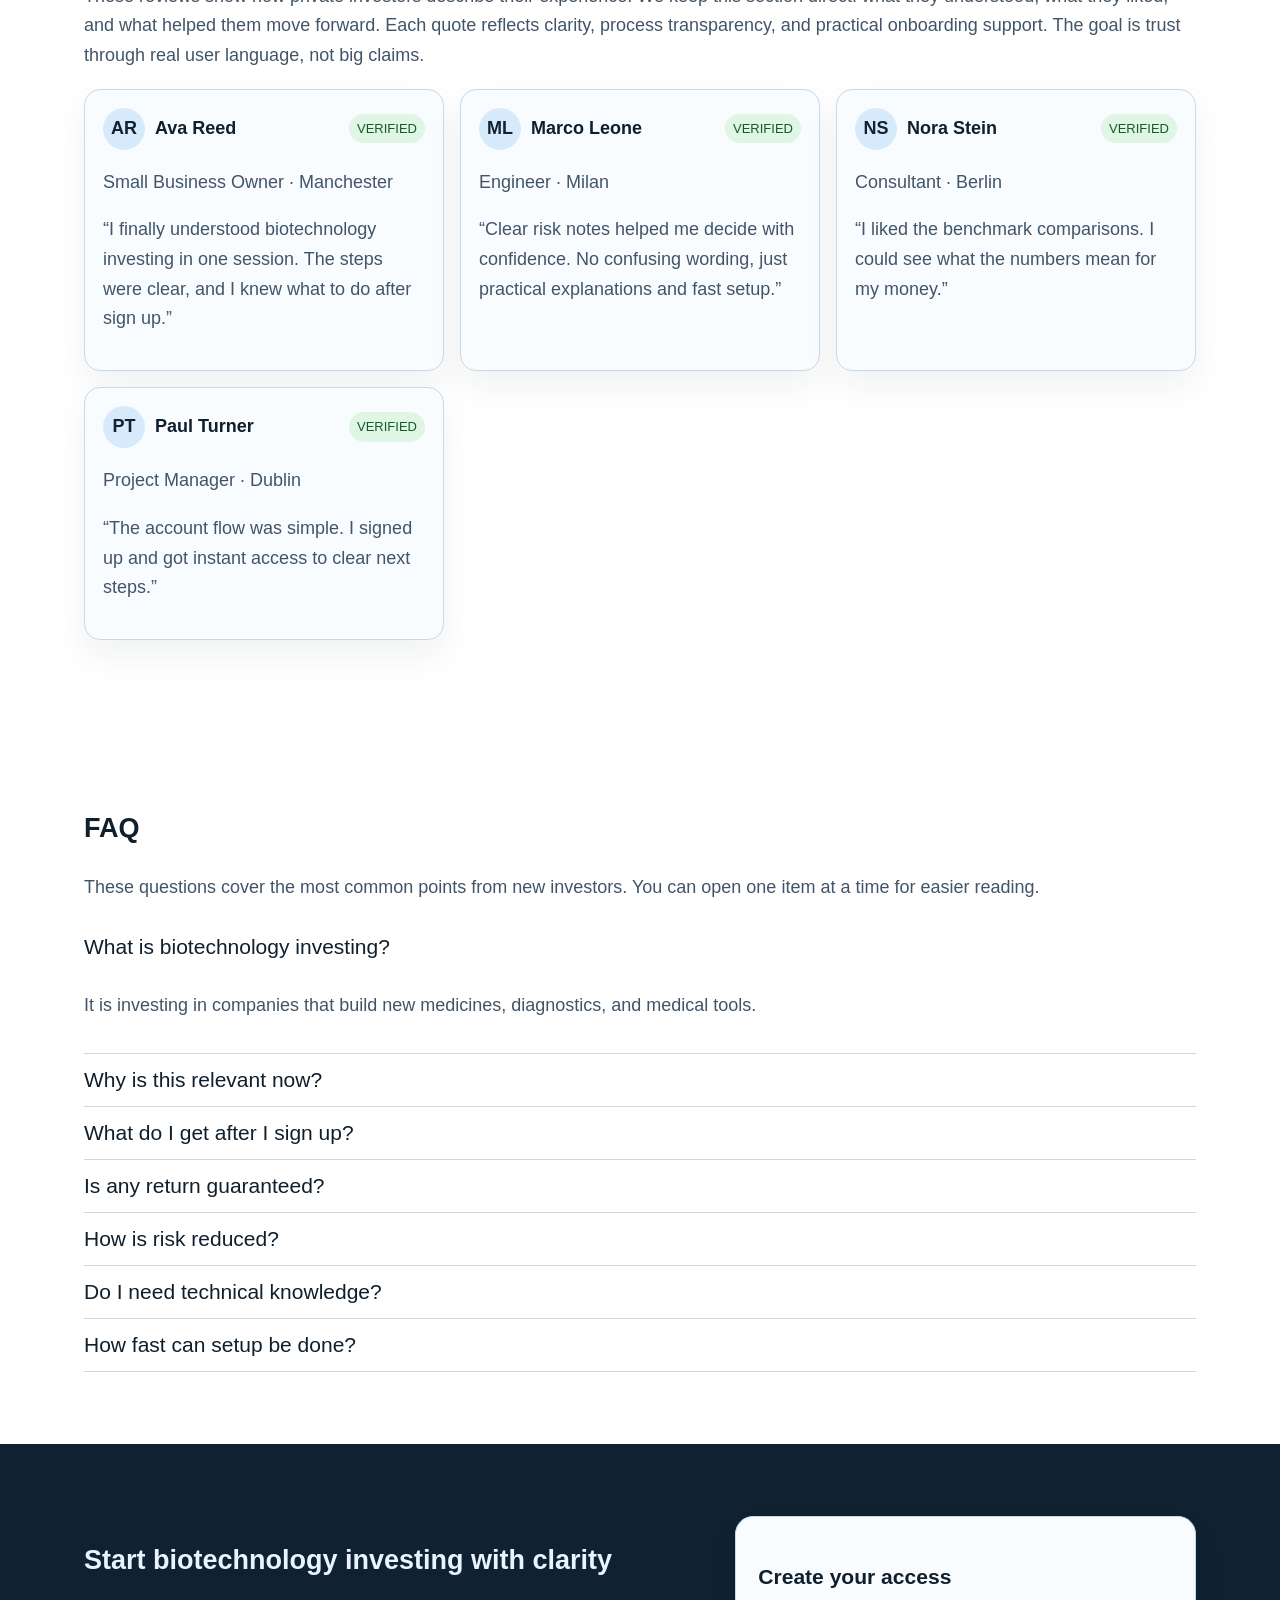
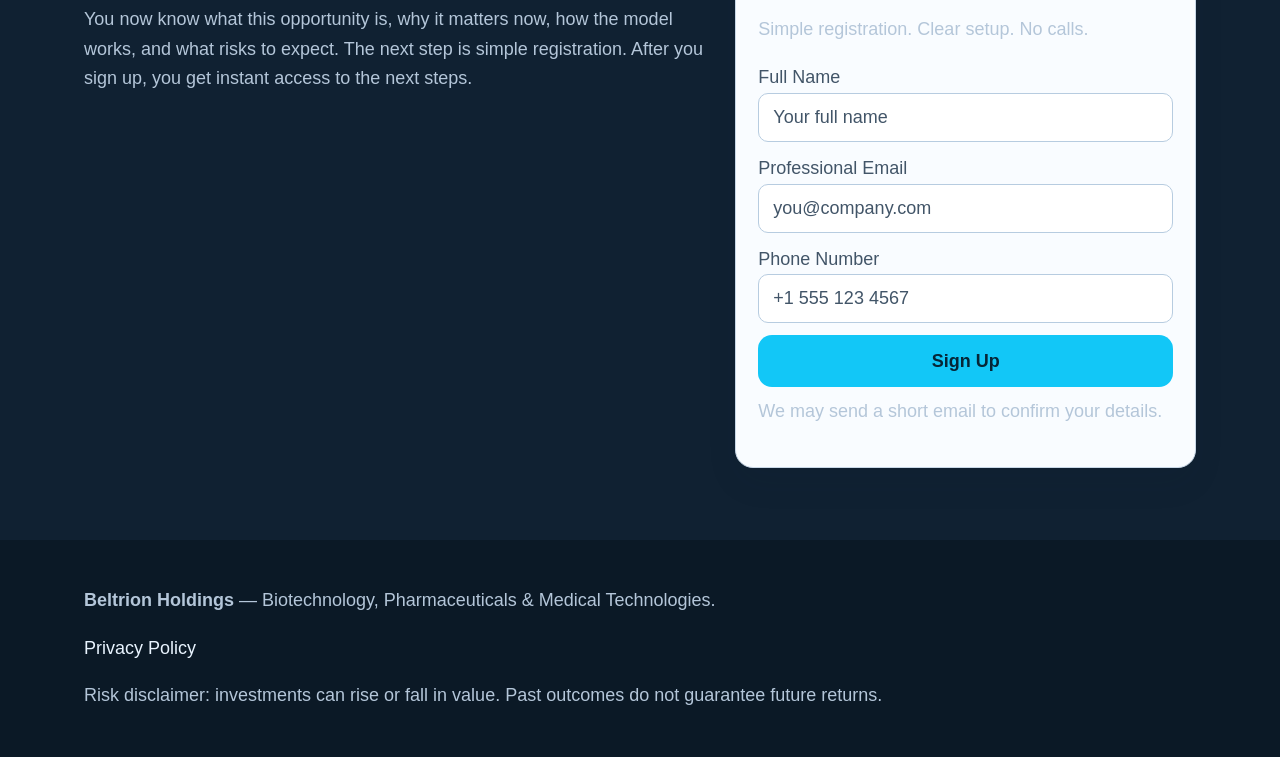
<file: it/index.html>
<!doctype html>
<html lang="en">
<head>
  <meta charset="utf-8">
  <meta name="viewport" content="width=device-width, initial-scale=1">
  <title>Beltrion Holdings | Biotechnology investing for private investors | Italiano</title>
  <meta name="description" content="Beltrion Holdings explains biotechnology investing in simple English with clear steps, risks, and sign up flow for private investors (Italiano page).">
  <link rel="canonical" href="../index.html">
  <link rel="alternate" hreflang="en" href="../index.html">
<link rel="alternate" hreflang="de" href="../de/index.html">
<link rel="alternate" hreflang="fr" href="../fr/index.html">
<link rel="alternate" hreflang="es" href="../es/index.html">
<link rel="alternate" hreflang="it" href="../it/index.html">
<link rel="alternate" hreflang="tr" href="../tr/index.html">
<link rel="alternate" hreflang="pt" href="../pt/index.html">
<link rel="alternate" hreflang="ja" href="../jp/index.html">
<link rel="alternate" hreflang="sk" href="../sk/index.html">
<link rel="alternate" hreflang="nl-BE" href="../be/index.html">
<link rel="alternate" hreflang="x-default" href="../index.html">
  <meta property="og:title" content="Beltrion Holdings | Biotechnology investing for private investors | Italiano">
  <meta property="og:description" content="Beltrion Holdings explains biotechnology investing in simple English with clear steps, risks, and sign up flow for private investors (Italiano page).">
  <meta property="og:type" content="website">
  <meta property="og:url" content="../index.html">
  <meta name="twitter:card" content="summary_large_image">
  <meta name="twitter:title" content="Beltrion Holdings | Biotechnology investing for private investors | Italiano">
  <meta name="twitter:description" content="Beltrion Holdings explains biotechnology investing in simple English with clear steps, risks, and sign up flow for private investors (Italiano page).">
  <link rel="stylesheet" href="../assets/style.css">
</head>
<body>
<header class="site-header">
  <div class="container header-inner">
    <a class="brand" href="../index.html">Beltrion Holdings</a>
    <nav class="main-nav" aria-label="Main">
      <a href="#why">Why Market</a><a href="#model">Model</a><a href="#process">Process</a><a href="#risk">Risk</a><a href="#faq">FAQ</a>
    </nav>
    <div class="header-actions">
      <div class="lang-switcher">
        <button class="lang-trigger" data-lang-trigger aria-haspopup="true" aria-expanded="false">Italiano</button>
        <div class="lang-menu" data-lang-menu><a href="../index.html"><svg class="flag" viewBox="0 0 20 20"><circle cx="10" cy="10" r="10" fill="#0a53a8"/><text x="10" y="13" text-anchor="middle" font-size="7" fill="#fff">GB</text></svg>English</a>
<a href="../de/index.html"><svg class="flag" viewBox="0 0 20 20"><circle cx="10" cy="10" r="10" fill="#111"/><text x="10" y="13" text-anchor="middle" font-size="7" fill="#fff">DE</text></svg>Deutsch</a>
<a href="../fr/index.html"><svg class="flag" viewBox="0 0 20 20"><circle cx="10" cy="10" r="10" fill="#1543b8"/><text x="10" y="13" text-anchor="middle" font-size="7" fill="#fff">FR</text></svg>Français</a>
<a href="../es/index.html"><svg class="flag" viewBox="0 0 20 20"><circle cx="10" cy="10" r="10" fill="#b4342e"/><text x="10" y="13" text-anchor="middle" font-size="7" fill="#fff">ES</text></svg>Español</a>
<a href="../it/index.html"><svg class="flag" viewBox="0 0 20 20"><circle cx="10" cy="10" r="10" fill="#2d8d56"/><text x="10" y="13" text-anchor="middle" font-size="7" fill="#fff">IT</text></svg>Italiano</a>
<a href="../tr/index.html"><svg class="flag" viewBox="0 0 20 20"><circle cx="10" cy="10" r="10" fill="#b11722"/><text x="10" y="13" text-anchor="middle" font-size="7" fill="#fff">TR</text></svg>Türkçe</a>
<a href="../pt/index.html"><svg class="flag" viewBox="0 0 20 20"><circle cx="10" cy="10" r="10" fill="#15613b"/><text x="10" y="13" text-anchor="middle" font-size="7" fill="#fff">PT</text></svg>Português</a>
<a href="../jp/index.html"><svg class="flag" viewBox="0 0 20 20"><circle cx="10" cy="10" r="10" fill="#fff"/><text x="10" y="13" text-anchor="middle" font-size="7" fill="#b30022">JP</text></svg>日本語</a>
<a href="../sk/index.html"><svg class="flag" viewBox="0 0 20 20"><circle cx="10" cy="10" r="10" fill="#2f5db2"/><text x="10" y="13" text-anchor="middle" font-size="7" fill="#fff">SK</text></svg>Slovak</a>
<a href="../be/index.html"><svg class="flag" viewBox="0 0 20 20"><circle cx="10" cy="10" r="10" fill="#1f1f1f"/><text x="10" y="13" text-anchor="middle" font-size="7" fill="#ffd54f">BE</text></svg>Nederlands (BE)</a></div>
      </div>
      <a href="#signup-final" class="btn btn-primary">Sign Up</a>
    </div>
    <button class="menu-toggle" data-open-drawer aria-label="Open menu">☰</button>
  </div>
</header>

<div class="mobile-drawer" data-drawer>
  <div class="drawer-panel" role="dialog" aria-modal="true" aria-label="Mobile menu">
    <div class="drawer-header"><strong>Menu</strong><button data-close-drawer aria-label="Close menu">✕</button></div>
    <p><a href="#why">Why Market</a></p><p><a href="#model">Model</a></p><p><a href="#process">Process</a></p><p><a href="#risk">Risk</a></p><p><a href="#faq">FAQ</a></p>
    <div class="lang-switcher"><button class="lang-trigger">Italiano</button><div class="lang-menu open"><a href="../index.html"><svg class="flag" viewBox="0 0 20 20"><circle cx="10" cy="10" r="10" fill="#0a53a8"/><text x="10" y="13" text-anchor="middle" font-size="7" fill="#fff">GB</text></svg>English</a>
<a href="../de/index.html"><svg class="flag" viewBox="0 0 20 20"><circle cx="10" cy="10" r="10" fill="#111"/><text x="10" y="13" text-anchor="middle" font-size="7" fill="#fff">DE</text></svg>Deutsch</a>
<a href="../fr/index.html"><svg class="flag" viewBox="0 0 20 20"><circle cx="10" cy="10" r="10" fill="#1543b8"/><text x="10" y="13" text-anchor="middle" font-size="7" fill="#fff">FR</text></svg>Français</a>
<a href="../es/index.html"><svg class="flag" viewBox="0 0 20 20"><circle cx="10" cy="10" r="10" fill="#b4342e"/><text x="10" y="13" text-anchor="middle" font-size="7" fill="#fff">ES</text></svg>Español</a>
<a href="../it/index.html"><svg class="flag" viewBox="0 0 20 20"><circle cx="10" cy="10" r="10" fill="#2d8d56"/><text x="10" y="13" text-anchor="middle" font-size="7" fill="#fff">IT</text></svg>Italiano</a>
<a href="../tr/index.html"><svg class="flag" viewBox="0 0 20 20"><circle cx="10" cy="10" r="10" fill="#b11722"/><text x="10" y="13" text-anchor="middle" font-size="7" fill="#fff">TR</text></svg>Türkçe</a>
<a href="../pt/index.html"><svg class="flag" viewBox="0 0 20 20"><circle cx="10" cy="10" r="10" fill="#15613b"/><text x="10" y="13" text-anchor="middle" font-size="7" fill="#fff">PT</text></svg>Português</a>
<a href="../jp/index.html"><svg class="flag" viewBox="0 0 20 20"><circle cx="10" cy="10" r="10" fill="#fff"/><text x="10" y="13" text-anchor="middle" font-size="7" fill="#b30022">JP</text></svg>日本語</a>
<a href="../sk/index.html"><svg class="flag" viewBox="0 0 20 20"><circle cx="10" cy="10" r="10" fill="#2f5db2"/><text x="10" y="13" text-anchor="middle" font-size="7" fill="#fff">SK</text></svg>Slovak</a>
<a href="../be/index.html"><svg class="flag" viewBox="0 0 20 20"><circle cx="10" cy="10" r="10" fill="#1f1f1f"/><text x="10" y="13" text-anchor="middle" font-size="7" fill="#ffd54f">BE</text></svg>Nederlands (BE)</a></div></div>
    <p><a href="#signup-final" class="btn btn-primary">Sign Up</a></p>
  </div>
</div>

<main>
<section class="section dark">
  <div class="container hero-grid reveal">
    <div>
      <h1>Biotechnology investing for private investors</h1>
      <p class="hero-intro">Beltrion Holdings gives private investors a clear way to access biotechnology investing. This is an investment approach focused on biotech, pharma, and medical technology companies that solve real health problems. Why now? Demand for new treatments is rising, approval speed is improving, and medical tools are moving faster from lab to market. Here is what you get: simple entry steps, clear risk notes, and transparent performance context. After you sign up, you get instant access to the next steps.</p>
      <div class="performance-panel">
        <p class="performance-title">Historical outcome range during favorable periods</p>
        <div class="perf-grid">
          <div class="perf-item"><div class="perf-value">8–15%</div><div class="perf-label">Monthly range</div></div>
          <div class="perf-item"><div class="perf-value">80–200%</div><div class="perf-label">Annual range</div></div>
        </div>
        <p class="perf-note">Returns depend on market conditions. Not guaranteed.</p>
      </div>
    </div>
    <form class="form-card" id="signup-hero">
      <h3 class="form-title">Open your investor account</h3>
      <p class="form-sub">Start now with one short form and clear onboarding.</p>
      <div class="form-stack">
        <label>Full Name<input type="text" placeholder="Your full name" required></label>
        <label>Professional Email<input type="email" placeholder="you@company.com" required></label>
        <label>Phone Number<input type="tel" placeholder="+1 555 123 4567" required></label>
        <button class="btn btn-primary" type="submit">Sign Up</button>
      </div>
      <p class="form-note">We may send a short email to confirm your details.</p>
    </form>
  </div>
</section>

<section class="section light kpi-strip"><div class="container reveal"><h2>What this opportunity offers</h2><p>Biotechnology investing can feel complex, so we show the core numbers in plain language. A pipeline means the list of products moving through test stages. Diversification means spreading investments so one setback has less impact. Time to milestone means how soon a company may reach a major value event. These points help investors compare opportunities quickly and with confidence.</p><div class="grid-4"><article class="card"><h3>42</h3><p>Active pipeline positions in biotech, pharma, and medtech.</p><p><strong>Investor gain:</strong> broader exposure lowers single-company pressure.</p></article><article class="card"><h3>3 regions</h3><p>North America, Europe, and Asia healthcare innovation access.</p><p><strong>Investor gain:</strong> more opportunities across market cycles.</p></article><article class="card"><h3>18 months</h3><p>Typical holding window during strong product development cycles.</p><p><strong>Investor gain:</strong> clear timing expectations before entry.</p></article><article class="card"><h3>74%</h3><p>Share of targets with near-term catalysts versus market average 49%.</p><p><strong>Investor gain:</strong> higher probability of news-driven revaluation.</p></article></div></div></section>

<section id="why" class="section light"><div class="container reveal"><h2>Why biotechnology investing matters now</h2><p>Healthcare demand is expanding, and many systems are under pressure to deliver better treatment at lower cost. Biotechnology investing matters because new medicines and diagnostic tools can create large value when they solve common problems. Regulation is still strict, but data and trial methods are improving. That can shorten decision cycles in some areas. We watch where demand, science, and reimbursement trends meet. Reimbursement means how health systems pay for approved treatments.</p><div class="grid-3"><article class="card"><h3>Demand trend</h3><p>Aging populations increase demand for chronic disease solutions.</p><p class="muted">Market baseline: healthcare demand grew steadily in the last cycle.</p><p><strong>Investor gain:</strong> sustained demand can support revenue visibility.</p></article><article class="card"><h3>Technology trend</h3><p>AI-assisted discovery reduces early research time in selected programs.</p><p class="muted">Benchmark: discovery timelines are improving versus past methods.</p><p><strong>Investor gain:</strong> faster cycles may improve value realization speed.</p></article><article class="card"><h3>Capital trend</h3><p>More strategic partnerships are funding late-stage development steps.</p><p class="muted">Comparison: partnership activity remains above long-run average.</p><p><strong>Investor gain:</strong> shared funding can lower execution pressure.</p></article></div></div></section>

<section id="model" class="section dark"><div class="container reveal"><h2>How the model works in clear steps</h2><p>Here’s how biotechnology investing works through Beltrion Holdings. We focus on companies with practical milestones, clear unmet need, and realistic financing plans. A milestone is a visible event such as trial data or approval progress. We avoid long stories with no near-term triggers. The goal is simple: build a portfolio that balances upside and known risk windows.</p><div class="diagram"><div class="diagram-step"><strong>1. Screen:</strong> Find healthcare problems with strong demand and clear pricing paths.</div><div class="diagram-step"><strong>2. Select:</strong> Choose companies with funded next milestones and measurable progress.</div><div class="diagram-step"><strong>3. Build:</strong> Spread capital across stages, geographies, and technology classes.</div><div class="diagram-step"><strong>4. Monitor:</strong> Track catalysts and adjust when data changes the story.</div><div class="diagram-step"><strong>5. Decide:</strong> Keep, add, or reduce using transparent rules before major events.</div></div><p>What it means: your capital follows a repeatable process, not guesswork. <strong>Investor gain:</strong> better decision consistency through each cycle.</p></div></section>

<section id="process" class="section light"><div class="container reveal"><h2>Fast onboarding process</h2><p>We keep setup simple so you can move from interest to action without friction. Each stage tells you what to do next and what to expect. No calls and no complex paperwork journey. You can complete each task in your account with clear prompts. The process is designed for people who want clarity, speed, and control.</p><div class="process-steps"><div class="process-step"><span class="process-time">Minute 5</span><span>Sign up and verify email.</span></div><div class="process-step"><span class="process-time">Hour 1–6</span><span>Review options and set your plan.</span></div><div class="process-step"><span class="process-time">Hour 6–12</span><span>Confirm profile details and funding route.</span></div><div class="process-step"><span class="process-time">Hour 12–24</span><span>Activate account and view live dashboard.</span></div></div><p class="process-proof">Most people finish setup in 24 hours.</p><p>After you sign up, you will see a clear setup checklist.</p></div></section>

<section class="section dark"><div class="container reveal"><h2>Metrics that connect to money outcomes</h2><p>Numbers only matter when they answer a practical question: what can change value and when? This section compares our target profile with a broad market baseline so you can see how biotechnology investing decisions are framed. Catalyst density means how many meaningful events are expected in a period. Cash runway means how long a company can operate before raising more capital.</p><div class="grid-2"><article class="card compare-bars"><h3>Portfolio profile vs market baseline</h3><div class="row"><p>Catalyst density (target 6, market 3)</p><div class="bar-track"><span class="bar-a" style="width:80%"></span></div><div class="bar-track"><span class="bar-b" style="width:40%"></span></div></div><div class="row"><p>Cash runway (target 22 months, market 14 months)</p><div class="bar-track"><span class="bar-a" style="width:78%"></span></div><div class="bar-track"><span class="bar-b" style="width:50%"></span></div></div><p><strong>Investor gain:</strong> stronger runway and catalysts can reduce forced exits.</p><div class="legend"><span>Accent A = Beltrion target</span><span>Accent B = Market average</span></div></article><article class="card"><h3>Value trigger distribution</h3><div class="ring-wrap"><div class="ring-card"><div class="ring" style="--value:72%" data-label="72%"></div><p>Clinical milestones</p></div><div class="ring-card"><div class="ring" style="--value:61%" data-label="61%"></div><p>Commercial launch cues</p></div><div class="ring-card"><div class="ring" style="--value:54%" data-label="54%"></div><p>Strategic deal flow</p></div></div><p>Interpretation: multiple trigger types spread timing risk across the cycle.</p><p><strong>Investor gain:</strong> more than one path to potential upside.</p></article></div></div></section>

<section class="section light"><div class="container reveal"><h2>Insights from the current cycle</h2><p>This part translates market signals into plain actions for biotechnology investing. We do not publish long technical reports. Instead, we show what changed, why it matters, and how it affects position sizing. Position sizing means how much of your capital goes into one idea. We prefer clear comparisons over complex models so you can make informed choices faster.</p><div class="grid-3"><article class="card"><h3>Funding quality</h3><p>More rounds are led by strategic healthcare partners this quarter.</p><p class="muted">Baseline: previous cycle had more short-term financial buyers.</p><p>Interpretation: strategic funding often supports longer product paths.</p><p><strong>Investor gain:</strong> lower chance of rushed exits.</p></article><article class="card"><h3>Trial productivity</h3><p>Protocol design quality improved in core therapeutic areas.</p><p class="muted">Comparison: fewer mid-stage restarts versus last year.</p><p>Interpretation: cleaner trials can reduce timeline shocks.</p><p><strong>Investor gain:</strong> better visibility on milestone timing.</p></article><article class="card"><h3>Pricing resilience</h3><p>High-need treatments kept pricing power in key markets.</p><p class="muted">Benchmark: demand held above generic market assumptions.</p><p>Interpretation: revenue potential stays stronger in proven need areas.</p><p><strong>Investor gain:</strong> improved margin support after approval.</p></article></div></div></section>

<section id="risk" class="section dark"><div class="container reveal"><h2>Simple risk view and how we reduce it</h2><p>Every investment has risk. Biotechnology investing includes trial failure risk, funding risk, and timing risk. Trial failure means a product does not show expected results. Funding risk means a company may need fresh capital before reaching a milestone. Timing risk means progress takes longer than expected. We reduce risk by diversification, strict event planning, and position limits.</p><div class="grid-2"><article class="card"><h3>Risk matrix</h3><div class="matrix"><div><strong>Low impact / low chance</strong><p>Minor delay in reporting dates.</p></div><div><strong>High impact / low chance</strong><p>Regulatory rejection in late stage.</p></div><div><strong>Low impact / high chance</strong><p>Short-term price swings around news.</p></div><div><strong>High impact / high chance</strong><p>Funding gap before key milestone.</p></div></div><p>Interpretation: we focus mitigation on high impact zones first.</p><p><strong>Investor gain:</strong> clearer downside planning before entry.</p></article><article class="card"><h3>Mitigation actions</h3><ul><li>Limit single-position weight to reduce one-event damage.</li><li>Prefer companies with stronger cash runway versus baseline.</li><li>Use staged entry before binary catalyst events.</li><li>Rebalance after major data releases to protect gains.</li></ul><p>What this means: risk is managed through rules, not emotion.</p><p><strong>Investor gain:</strong> steadier decision quality through volatility.</p></article></div></div></section>

<section class="section light"><div class="container reveal"><h2>Investor reviews</h2><p>These reviews show how private investors describe their experience. We keep this section direct: what they understood, what they liked, and what helped them move forward. Each quote reflects clarity, process transparency, and practical onboarding support. The goal is trust through real user language, not big claims.</p><div class="grid-2"><article class="card"><div class="review-head"><div class="avatar">AR</div><strong>Ava Reed</strong><span class="verified">VERIFIED</span></div><p class="muted">Small Business Owner · Manchester</p><p>“I finally understood biotechnology investing in one session. The steps were clear, and I knew what to do after sign up.”</p></article><article class="card"><div class="review-head"><div class="avatar">ML</div><strong>Marco Leone</strong><span class="verified">VERIFIED</span></div><p class="muted">Engineer · Milan</p><p>“Clear risk notes helped me decide with confidence. No confusing wording, just practical explanations and fast setup.”</p></article><article class="card"><div class="review-head"><div class="avatar">NS</div><strong>Nora Stein</strong><span class="verified">VERIFIED</span></div><p class="muted">Consultant · Berlin</p><p>“I liked the benchmark comparisons. I could see what the numbers mean for my money.”</p></article><article class="card"><div class="review-head"><div class="avatar">PT</div><strong>Paul Turner</strong><span class="verified">VERIFIED</span></div><p class="muted">Project Manager · Dublin</p><p>“The account flow was simple. I signed up and got instant access to clear next steps.”</p></article></div></div></section>

<section id="faq" class="section light"><div class="container reveal"><h2>FAQ</h2><p>These questions cover the most common points from new investors. You can open one item at a time for easier reading.</p><div class="faq-list"><div class="faq-item open"><button class="faq-q">What is biotechnology investing?</button><div class="faq-answer"><p>It is investing in companies that build new medicines, diagnostics, and medical tools.</p></div></div><div class="faq-item"><button class="faq-q">Why is this relevant now?</button><div class="faq-answer"><p>Healthcare demand is rising and innovation cycles are moving faster in key areas.</p></div></div><div class="faq-item"><button class="faq-q">What do I get after I sign up?</button><div class="faq-answer"><p>After you sign up, you can review the options and choose what to do next.</p></div></div><div class="faq-item"><button class="faq-q">Is any return guaranteed?</button><div class="faq-answer"><p>No. Returns depend on market conditions, company progress, and timing.</p></div></div><div class="faq-item"><button class="faq-q">How is risk reduced?</button><div class="faq-answer"><p>Through diversification, position limits, and milestone-based monitoring.</p></div></div><div class="faq-item"><button class="faq-q">Do I need technical knowledge?</button><div class="faq-answer"><p>No. We explain key terms in plain language and keep steps simple.</p></div></div><div class="faq-item"><button class="faq-q">How fast can setup be done?</button><div class="faq-answer"><p>Most people finish setup in 24 hours with the account checklist.</p></div></div></div></div></section>

<section id="signup-final" class="section dark"><div class="container hero-grid reveal"><div><h2>Start biotechnology investing with clarity</h2><p>You now know what this opportunity is, why it matters now, how the model works, and what risks to expect. The next step is simple registration. After you sign up, you get instant access to the next steps.</p></div><form class="form-card"><h3 class="form-title">Create your access</h3><p class="form-sub">Simple registration. Clear setup. No calls.</p><div class="form-stack"><label>Full Name<input type="text" placeholder="Your full name" required></label><label>Professional Email<input type="email" placeholder="you@company.com" required></label><label>Phone Number<input type="tel" placeholder="+1 555 123 4567" required></label><button class="btn btn-primary" type="submit">Sign Up</button></div><p class="form-note">We may send a short email to confirm your details.</p></form></div></section>
</main>

<footer class="site-footer"><div class="container"><p><strong>Beltrion Holdings</strong> — Biotechnology, Pharmaceuticals & Medical Technologies.</p><p><a href="#" data-open-modal>Privacy Policy</a></p><p>Risk disclaimer: investments can rise or fall in value. Past outcomes do not guarantee future returns.</p></div></footer>

<div class="modal" data-modal><div class="modal-box" role="dialog" aria-modal="true" aria-label="Privacy Policy"><div class="modal-head"><h3>Privacy Policy</h3><button data-close-modal aria-label="Close policy">✕</button></div><div class="modal-body"><h4>Introduction</h4><p>We explain data use in plain language so you can make informed choices.</p><h4>Data collection</h4><p>We collect name, email, phone, and account activity needed for onboarding.</p><h4>Legal basis</h4><p>We process data to deliver requested services and meet legal obligations.</p><h4>Cookies</h4><p>Cookies keep your session secure and help us improve page performance.</p><h4>Retention</h4><p>We keep data only as long as needed for service and legal records.</p><h4>Third-party sharing</h4><p>We share limited data with trusted providers for hosting and communication.</p><h4>Security</h4><p>We use access controls, monitoring, and encryption to protect personal data.</p><h4>User rights</h4><p>You may request access, correction, deletion, or export of your data.</p><h4>International transfers</h4><p>When data crosses borders, we apply contractual safeguards for protection.</p><h4>Industry risk disclosure</h4><p>Healthcare investing carries volatility and timing risk. Returns are never guaranteed.</p><h4>Contact</h4><p>Email privacy@beltrion-holdings.example for data requests or policy questions.</p></div><div class="modal-foot"><button class="btn" data-close-modal>Close</button></div></div></div>

<script type="application/ld+json">{"@context":"https://schema.org","@type":"Organization","name":"Beltrion Holdings","url":"../index.html"}</script>
<script type="application/ld+json">{"@context":"https://schema.org","@type":"WebSite","name":"Beltrion Holdings","url":"../index.html"}</script>
<script type="application/ld+json">{"@context":"https://schema.org","@type":"FAQPage","mainEntity":[{"@type":"Question","name":"What is biotechnology investing?","acceptedAnswer":{"@type":"Answer","text":"It is investing in companies that build medicines, diagnostics, and medical tools."}},{"@type":"Question","name":"What do I get after I sign up?","acceptedAnswer":{"@type":"Answer","text":"After you sign up, you can review the options and choose what to do next."}}]}</script>
<script type="application/ld+json">{"@context":"https://schema.org","@type":"Review","author":{"@type":"Person","name":"Ava Reed"},"reviewBody":"I finally understood biotechnology investing in one session.","itemReviewed":{"@type":"Service","name":"Beltrion Holdings Investor Access"}}</script>
<script src="../assets/app.js" defer></script>
</body>
</html>
</file>
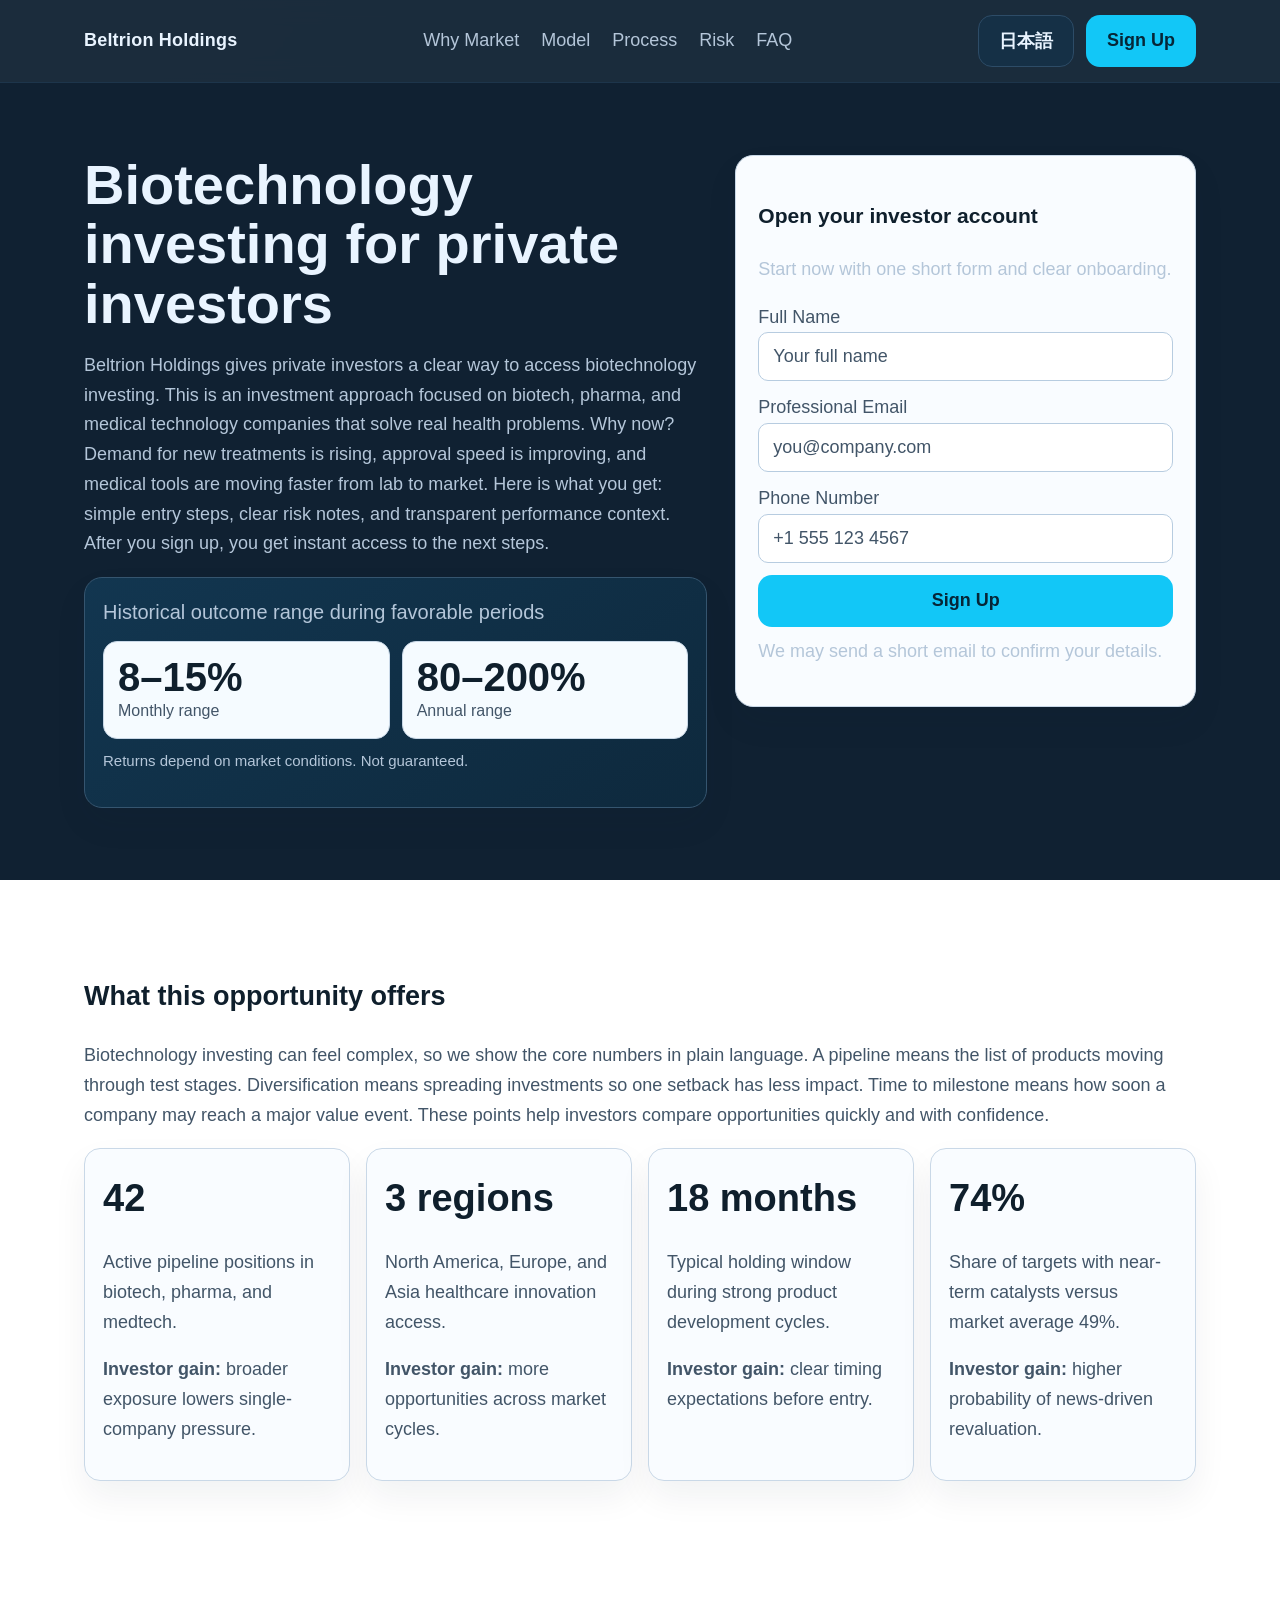
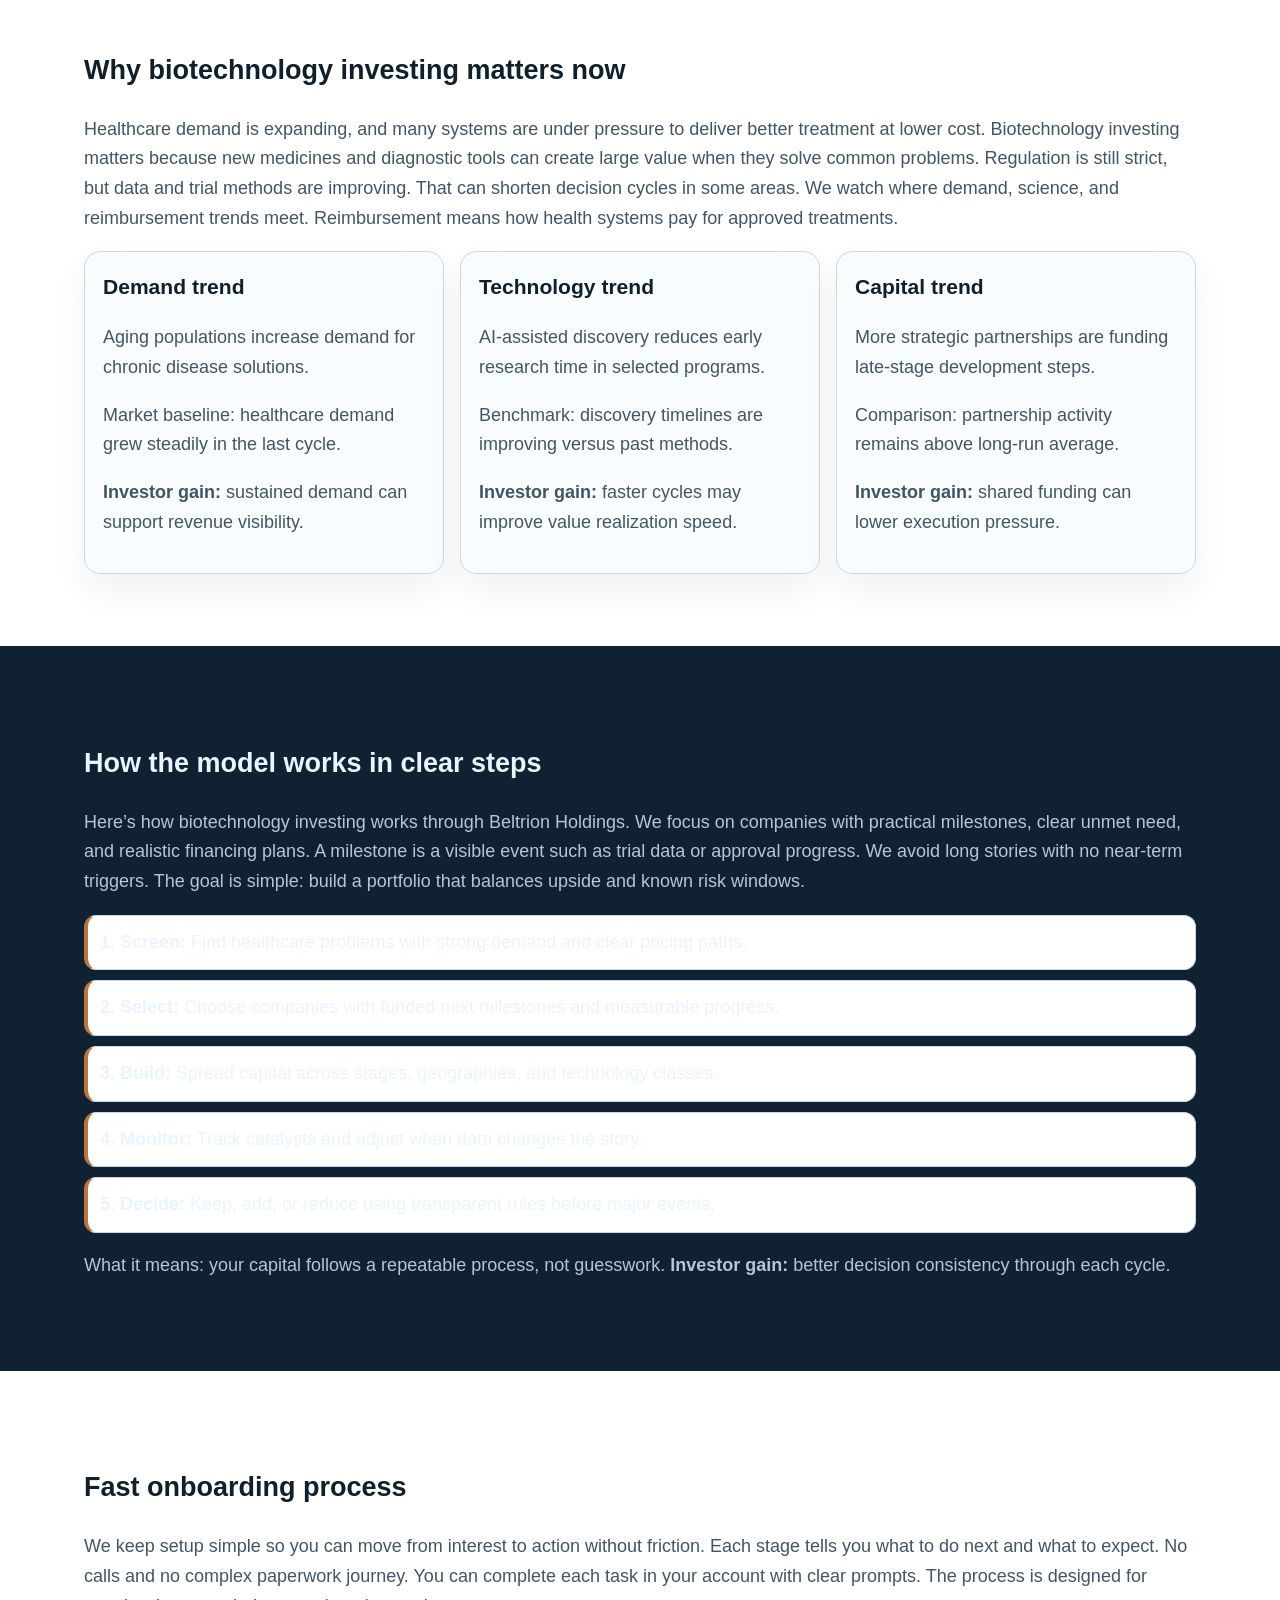
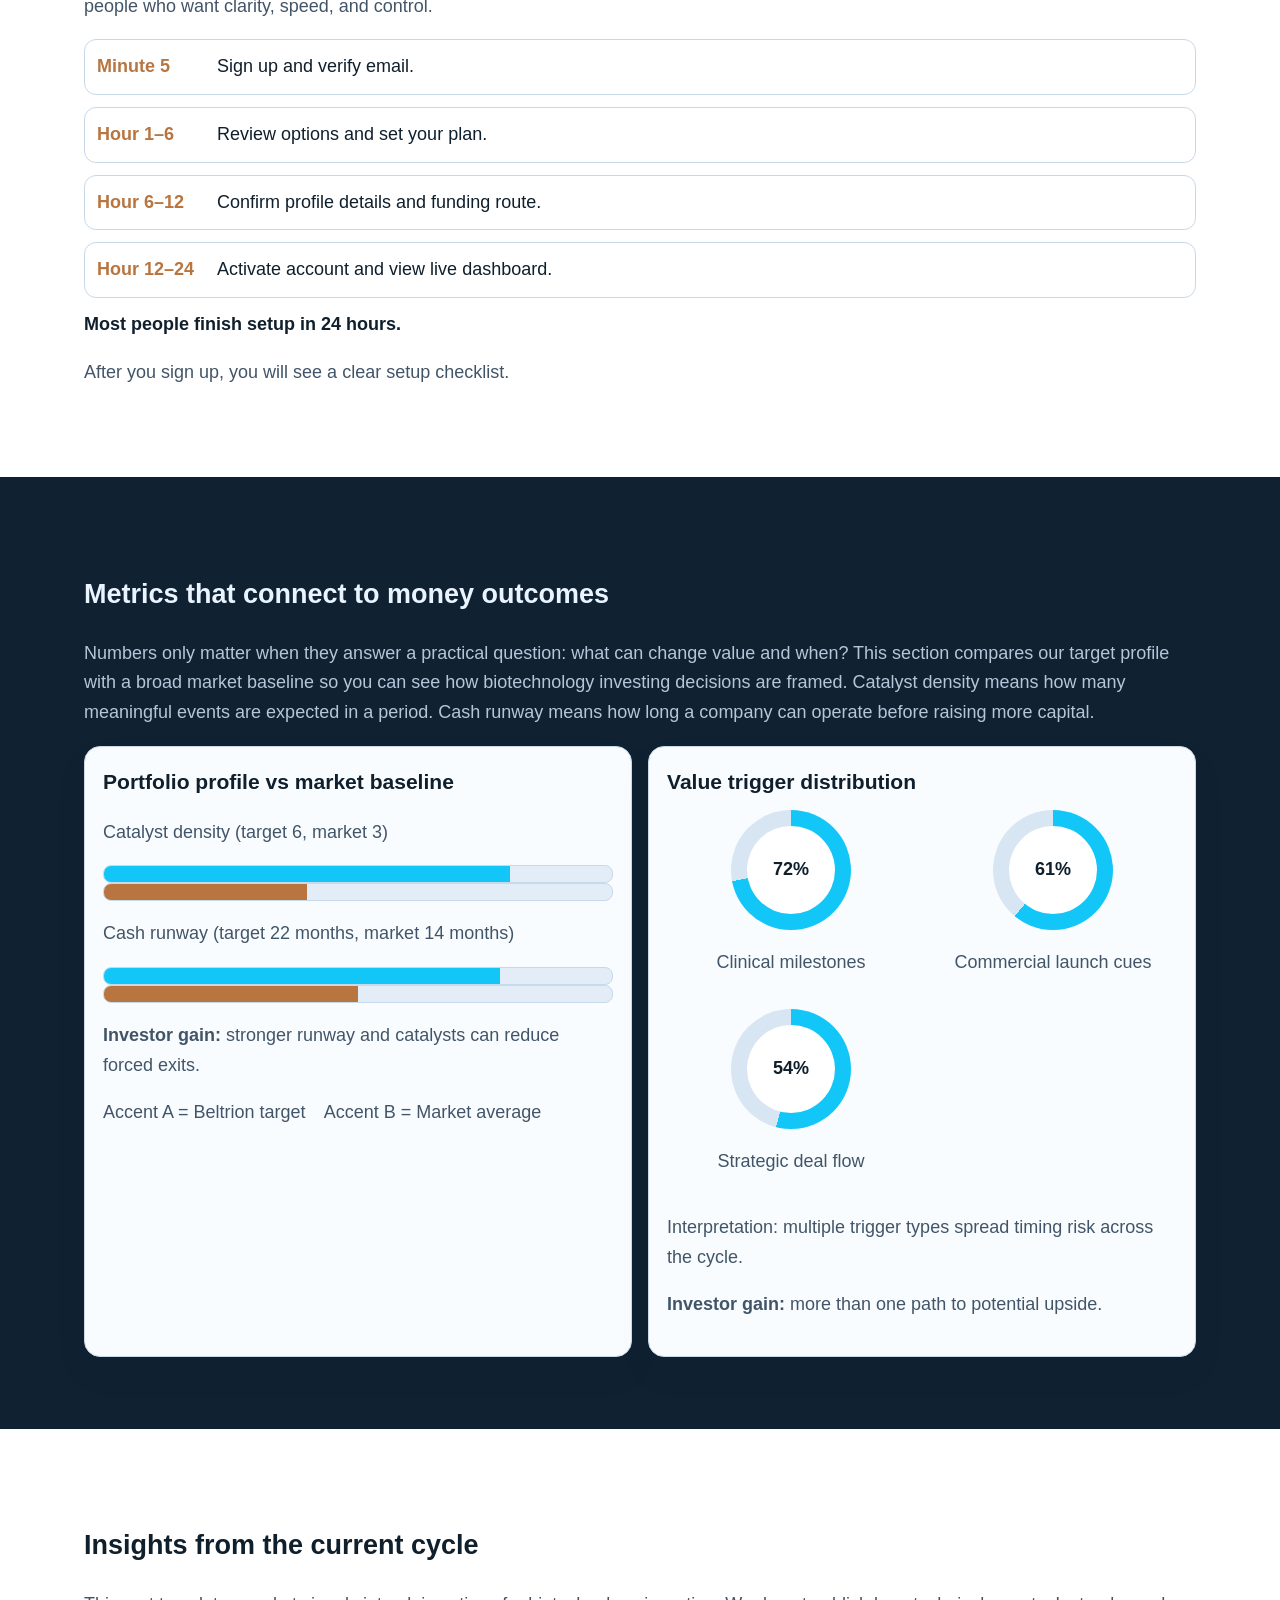
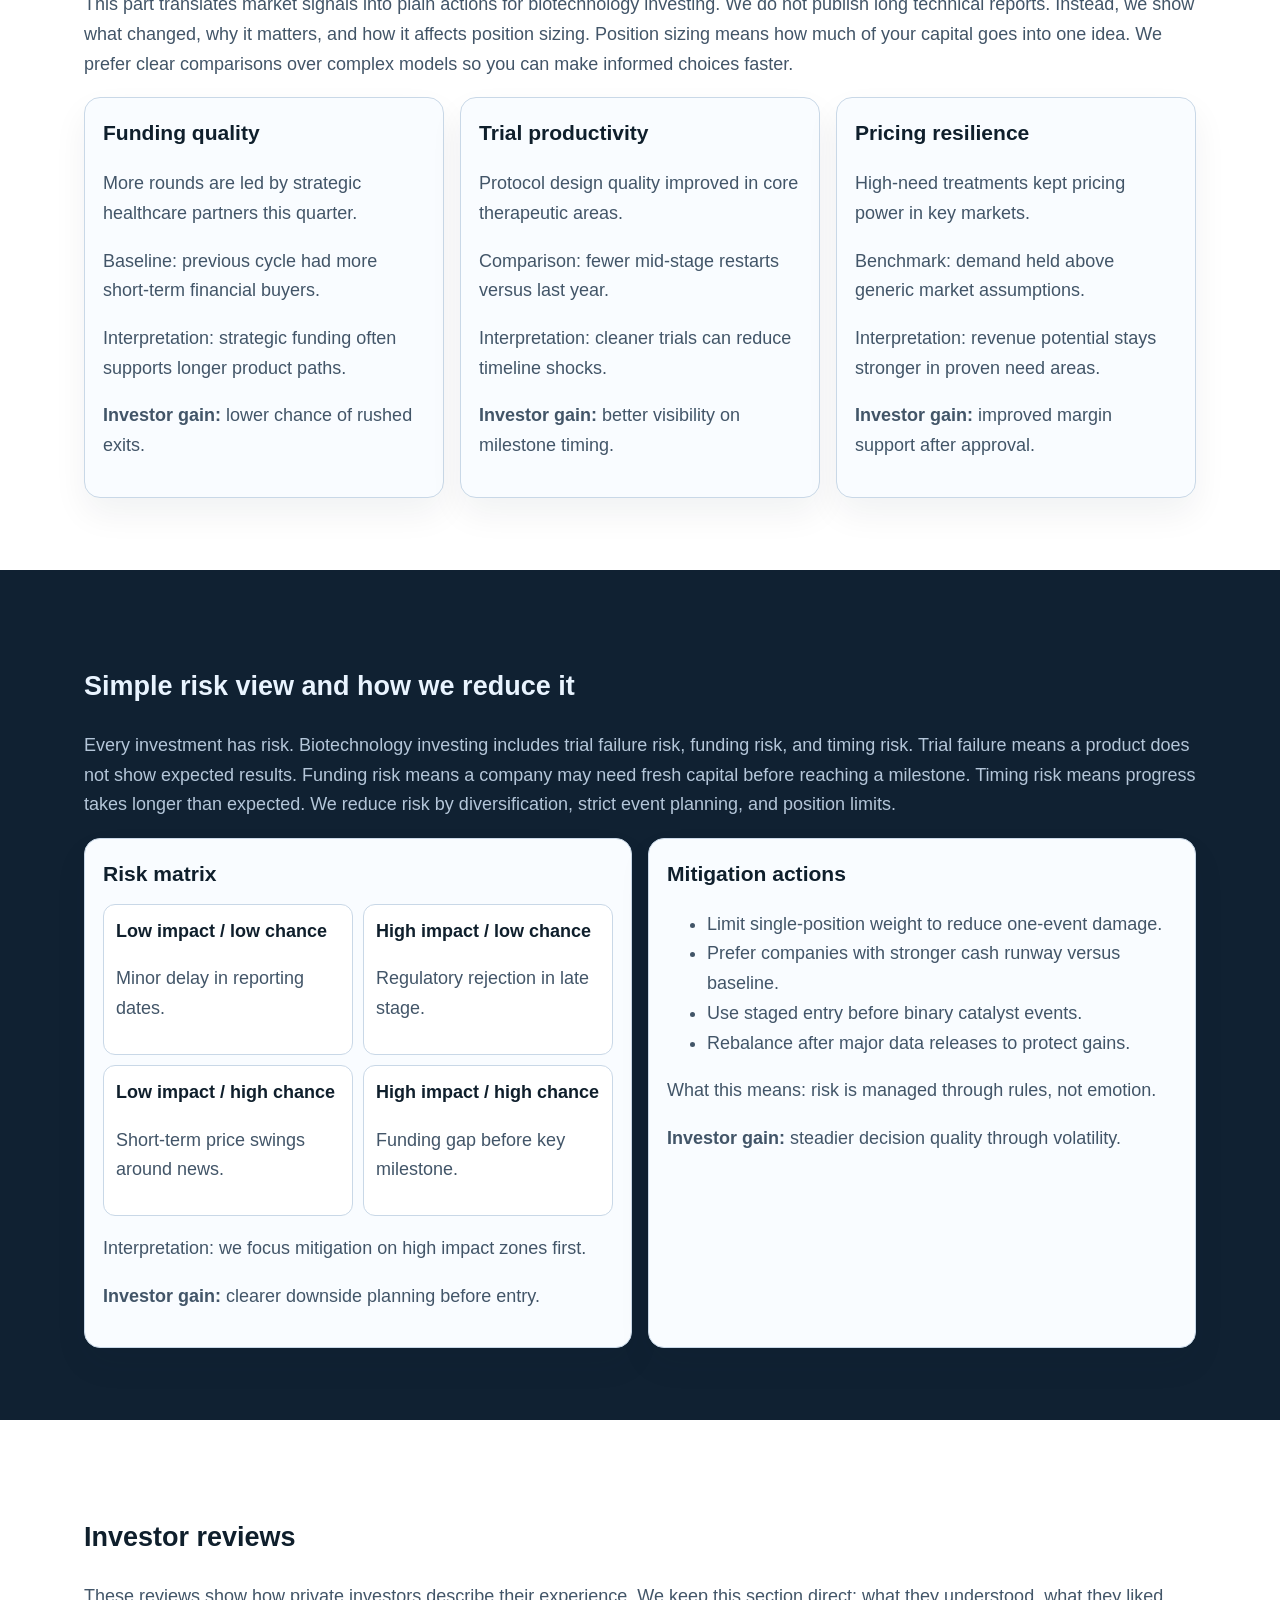
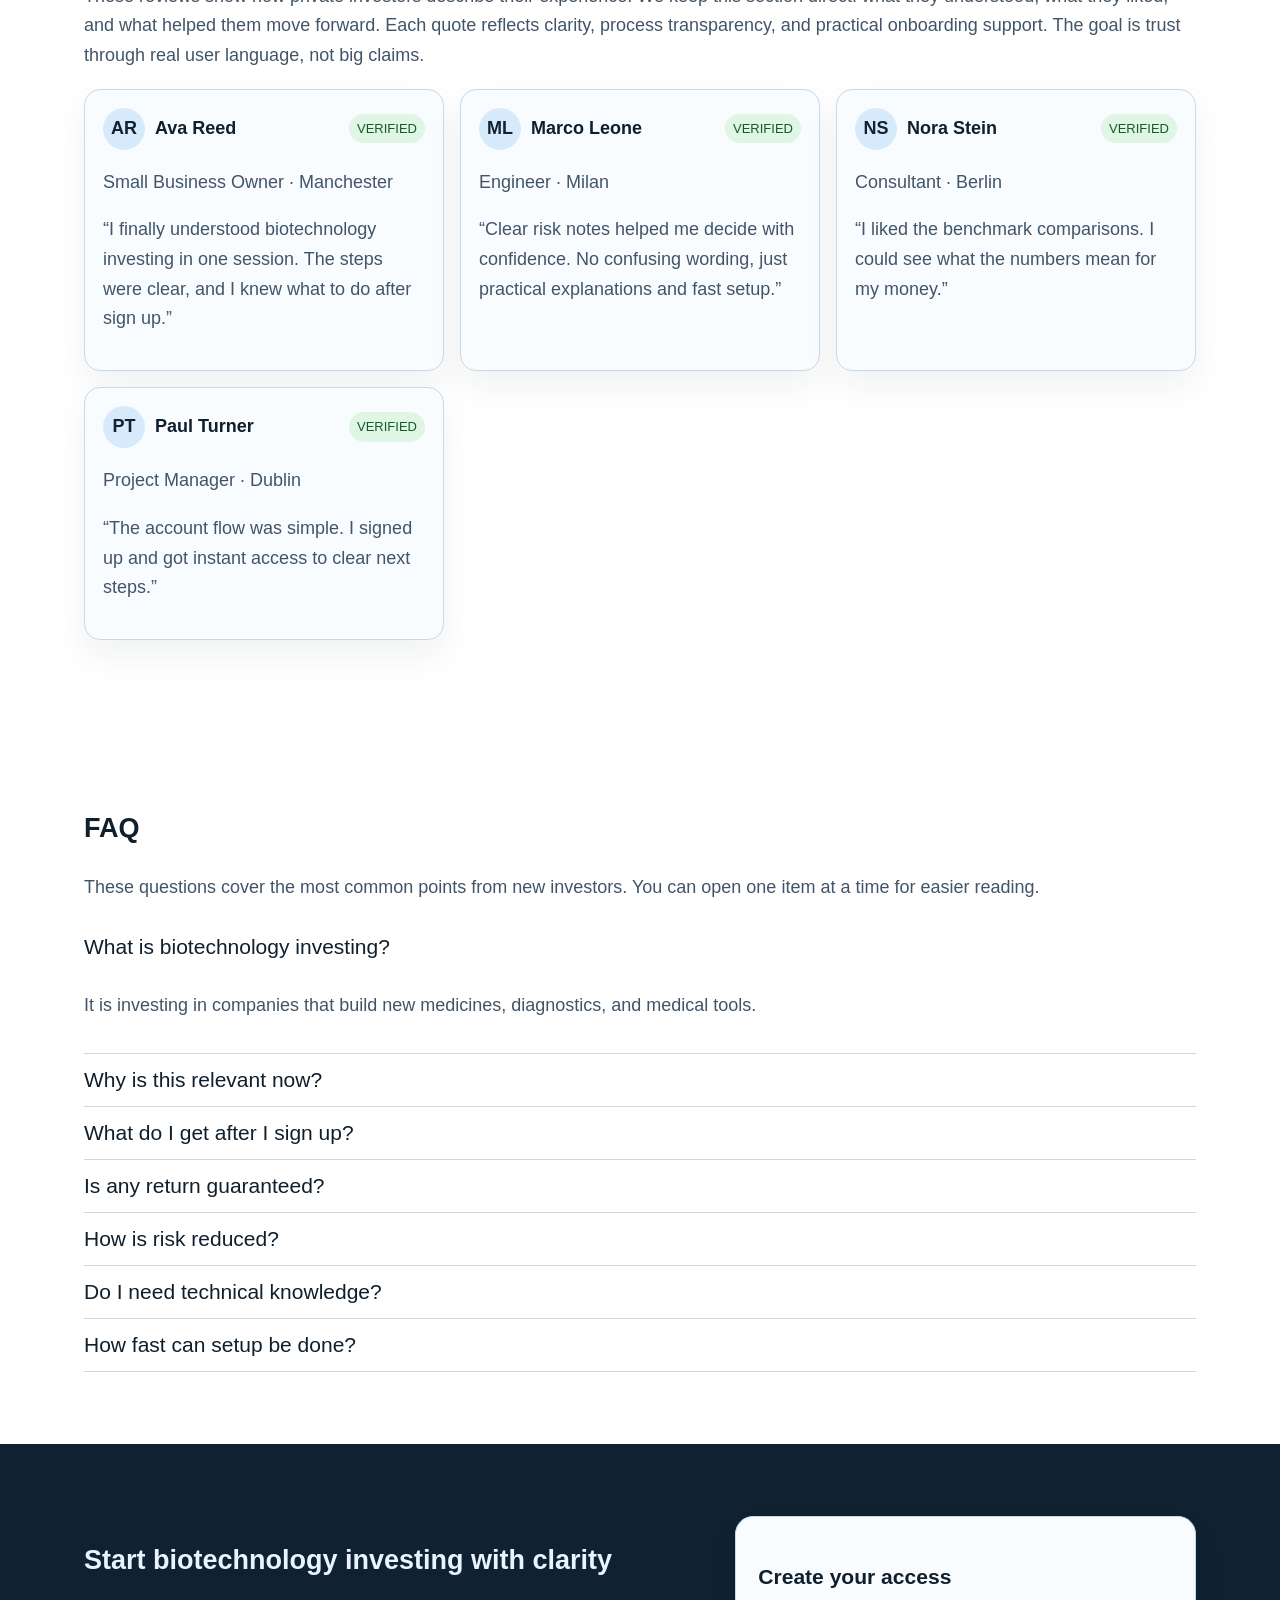
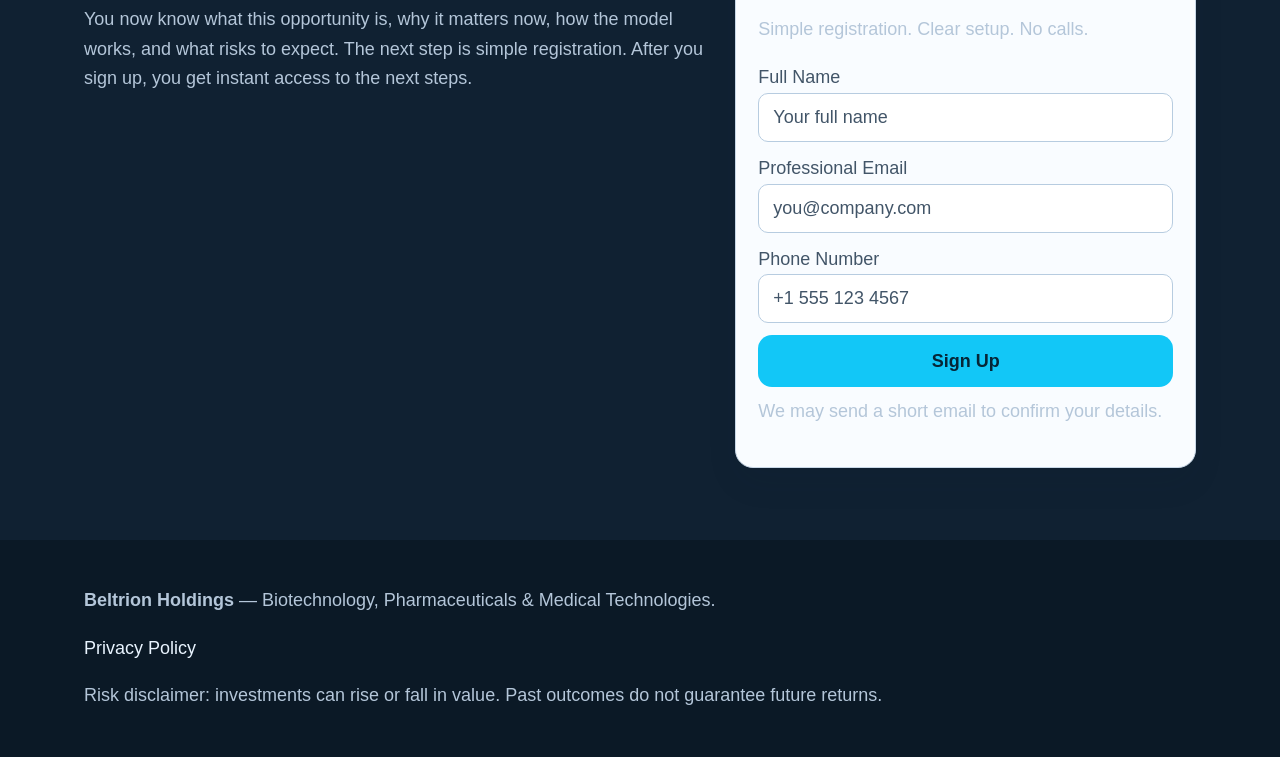
<file: jp/index.html>
<!doctype html>
<html lang="en">
<head>
  <meta charset="utf-8">
  <meta name="viewport" content="width=device-width, initial-scale=1">
  <title>Beltrion Holdings | Biotechnology investing for private investors | 日本語</title>
  <meta name="description" content="Beltrion Holdings explains biotechnology investing in simple English with clear steps, risks, and sign up flow for private investors (日本語 page).">
  <link rel="canonical" href="../index.html">
  <link rel="alternate" hreflang="en" href="../index.html">
<link rel="alternate" hreflang="de" href="../de/index.html">
<link rel="alternate" hreflang="fr" href="../fr/index.html">
<link rel="alternate" hreflang="es" href="../es/index.html">
<link rel="alternate" hreflang="it" href="../it/index.html">
<link rel="alternate" hreflang="tr" href="../tr/index.html">
<link rel="alternate" hreflang="pt" href="../pt/index.html">
<link rel="alternate" hreflang="ja" href="../jp/index.html">
<link rel="alternate" hreflang="sk" href="../sk/index.html">
<link rel="alternate" hreflang="nl-BE" href="../be/index.html">
<link rel="alternate" hreflang="x-default" href="../index.html">
  <meta property="og:title" content="Beltrion Holdings | Biotechnology investing for private investors | 日本語">
  <meta property="og:description" content="Beltrion Holdings explains biotechnology investing in simple English with clear steps, risks, and sign up flow for private investors (日本語 page).">
  <meta property="og:type" content="website">
  <meta property="og:url" content="../index.html">
  <meta name="twitter:card" content="summary_large_image">
  <meta name="twitter:title" content="Beltrion Holdings | Biotechnology investing for private investors | 日本語">
  <meta name="twitter:description" content="Beltrion Holdings explains biotechnology investing in simple English with clear steps, risks, and sign up flow for private investors (日本語 page).">
  <link rel="stylesheet" href="../assets/style.css">
</head>
<body>
<header class="site-header">
  <div class="container header-inner">
    <a class="brand" href="../index.html">Beltrion Holdings</a>
    <nav class="main-nav" aria-label="Main">
      <a href="#why">Why Market</a><a href="#model">Model</a><a href="#process">Process</a><a href="#risk">Risk</a><a href="#faq">FAQ</a>
    </nav>
    <div class="header-actions">
      <div class="lang-switcher">
        <button class="lang-trigger" data-lang-trigger aria-haspopup="true" aria-expanded="false">日本語</button>
        <div class="lang-menu" data-lang-menu><a href="../index.html"><svg class="flag" viewBox="0 0 20 20"><circle cx="10" cy="10" r="10" fill="#0a53a8"/><text x="10" y="13" text-anchor="middle" font-size="7" fill="#fff">GB</text></svg>English</a>
<a href="../de/index.html"><svg class="flag" viewBox="0 0 20 20"><circle cx="10" cy="10" r="10" fill="#111"/><text x="10" y="13" text-anchor="middle" font-size="7" fill="#fff">DE</text></svg>Deutsch</a>
<a href="../fr/index.html"><svg class="flag" viewBox="0 0 20 20"><circle cx="10" cy="10" r="10" fill="#1543b8"/><text x="10" y="13" text-anchor="middle" font-size="7" fill="#fff">FR</text></svg>Français</a>
<a href="../es/index.html"><svg class="flag" viewBox="0 0 20 20"><circle cx="10" cy="10" r="10" fill="#b4342e"/><text x="10" y="13" text-anchor="middle" font-size="7" fill="#fff">ES</text></svg>Español</a>
<a href="../it/index.html"><svg class="flag" viewBox="0 0 20 20"><circle cx="10" cy="10" r="10" fill="#2d8d56"/><text x="10" y="13" text-anchor="middle" font-size="7" fill="#fff">IT</text></svg>Italiano</a>
<a href="../tr/index.html"><svg class="flag" viewBox="0 0 20 20"><circle cx="10" cy="10" r="10" fill="#b11722"/><text x="10" y="13" text-anchor="middle" font-size="7" fill="#fff">TR</text></svg>Türkçe</a>
<a href="../pt/index.html"><svg class="flag" viewBox="0 0 20 20"><circle cx="10" cy="10" r="10" fill="#15613b"/><text x="10" y="13" text-anchor="middle" font-size="7" fill="#fff">PT</text></svg>Português</a>
<a href="../jp/index.html"><svg class="flag" viewBox="0 0 20 20"><circle cx="10" cy="10" r="10" fill="#fff"/><text x="10" y="13" text-anchor="middle" font-size="7" fill="#b30022">JP</text></svg>日本語</a>
<a href="../sk/index.html"><svg class="flag" viewBox="0 0 20 20"><circle cx="10" cy="10" r="10" fill="#2f5db2"/><text x="10" y="13" text-anchor="middle" font-size="7" fill="#fff">SK</text></svg>Slovak</a>
<a href="../be/index.html"><svg class="flag" viewBox="0 0 20 20"><circle cx="10" cy="10" r="10" fill="#1f1f1f"/><text x="10" y="13" text-anchor="middle" font-size="7" fill="#ffd54f">BE</text></svg>Nederlands (BE)</a></div>
      </div>
      <a href="#signup-final" class="btn btn-primary">Sign Up</a>
    </div>
    <button class="menu-toggle" data-open-drawer aria-label="Open menu">☰</button>
  </div>
</header>

<div class="mobile-drawer" data-drawer>
  <div class="drawer-panel" role="dialog" aria-modal="true" aria-label="Mobile menu">
    <div class="drawer-header"><strong>Menu</strong><button data-close-drawer aria-label="Close menu">✕</button></div>
    <p><a href="#why">Why Market</a></p><p><a href="#model">Model</a></p><p><a href="#process">Process</a></p><p><a href="#risk">Risk</a></p><p><a href="#faq">FAQ</a></p>
    <div class="lang-switcher"><button class="lang-trigger">日本語</button><div class="lang-menu open"><a href="../index.html"><svg class="flag" viewBox="0 0 20 20"><circle cx="10" cy="10" r="10" fill="#0a53a8"/><text x="10" y="13" text-anchor="middle" font-size="7" fill="#fff">GB</text></svg>English</a>
<a href="../de/index.html"><svg class="flag" viewBox="0 0 20 20"><circle cx="10" cy="10" r="10" fill="#111"/><text x="10" y="13" text-anchor="middle" font-size="7" fill="#fff">DE</text></svg>Deutsch</a>
<a href="../fr/index.html"><svg class="flag" viewBox="0 0 20 20"><circle cx="10" cy="10" r="10" fill="#1543b8"/><text x="10" y="13" text-anchor="middle" font-size="7" fill="#fff">FR</text></svg>Français</a>
<a href="../es/index.html"><svg class="flag" viewBox="0 0 20 20"><circle cx="10" cy="10" r="10" fill="#b4342e"/><text x="10" y="13" text-anchor="middle" font-size="7" fill="#fff">ES</text></svg>Español</a>
<a href="../it/index.html"><svg class="flag" viewBox="0 0 20 20"><circle cx="10" cy="10" r="10" fill="#2d8d56"/><text x="10" y="13" text-anchor="middle" font-size="7" fill="#fff">IT</text></svg>Italiano</a>
<a href="../tr/index.html"><svg class="flag" viewBox="0 0 20 20"><circle cx="10" cy="10" r="10" fill="#b11722"/><text x="10" y="13" text-anchor="middle" font-size="7" fill="#fff">TR</text></svg>Türkçe</a>
<a href="../pt/index.html"><svg class="flag" viewBox="0 0 20 20"><circle cx="10" cy="10" r="10" fill="#15613b"/><text x="10" y="13" text-anchor="middle" font-size="7" fill="#fff">PT</text></svg>Português</a>
<a href="../jp/index.html"><svg class="flag" viewBox="0 0 20 20"><circle cx="10" cy="10" r="10" fill="#fff"/><text x="10" y="13" text-anchor="middle" font-size="7" fill="#b30022">JP</text></svg>日本語</a>
<a href="../sk/index.html"><svg class="flag" viewBox="0 0 20 20"><circle cx="10" cy="10" r="10" fill="#2f5db2"/><text x="10" y="13" text-anchor="middle" font-size="7" fill="#fff">SK</text></svg>Slovak</a>
<a href="../be/index.html"><svg class="flag" viewBox="0 0 20 20"><circle cx="10" cy="10" r="10" fill="#1f1f1f"/><text x="10" y="13" text-anchor="middle" font-size="7" fill="#ffd54f">BE</text></svg>Nederlands (BE)</a></div></div>
    <p><a href="#signup-final" class="btn btn-primary">Sign Up</a></p>
  </div>
</div>

<main>
<section class="section dark">
  <div class="container hero-grid reveal">
    <div>
      <h1>Biotechnology investing for private investors</h1>
      <p class="hero-intro">Beltrion Holdings gives private investors a clear way to access biotechnology investing. This is an investment approach focused on biotech, pharma, and medical technology companies that solve real health problems. Why now? Demand for new treatments is rising, approval speed is improving, and medical tools are moving faster from lab to market. Here is what you get: simple entry steps, clear risk notes, and transparent performance context. After you sign up, you get instant access to the next steps.</p>
      <div class="performance-panel">
        <p class="performance-title">Historical outcome range during favorable periods</p>
        <div class="perf-grid">
          <div class="perf-item"><div class="perf-value">8–15%</div><div class="perf-label">Monthly range</div></div>
          <div class="perf-item"><div class="perf-value">80–200%</div><div class="perf-label">Annual range</div></div>
        </div>
        <p class="perf-note">Returns depend on market conditions. Not guaranteed.</p>
      </div>
    </div>
    <form class="form-card" id="signup-hero">
      <h3 class="form-title">Open your investor account</h3>
      <p class="form-sub">Start now with one short form and clear onboarding.</p>
      <div class="form-stack">
        <label>Full Name<input type="text" placeholder="Your full name" required></label>
        <label>Professional Email<input type="email" placeholder="you@company.com" required></label>
        <label>Phone Number<input type="tel" placeholder="+1 555 123 4567" required></label>
        <button class="btn btn-primary" type="submit">Sign Up</button>
      </div>
      <p class="form-note">We may send a short email to confirm your details.</p>
    </form>
  </div>
</section>

<section class="section light kpi-strip"><div class="container reveal"><h2>What this opportunity offers</h2><p>Biotechnology investing can feel complex, so we show the core numbers in plain language. A pipeline means the list of products moving through test stages. Diversification means spreading investments so one setback has less impact. Time to milestone means how soon a company may reach a major value event. These points help investors compare opportunities quickly and with confidence.</p><div class="grid-4"><article class="card"><h3>42</h3><p>Active pipeline positions in biotech, pharma, and medtech.</p><p><strong>Investor gain:</strong> broader exposure lowers single-company pressure.</p></article><article class="card"><h3>3 regions</h3><p>North America, Europe, and Asia healthcare innovation access.</p><p><strong>Investor gain:</strong> more opportunities across market cycles.</p></article><article class="card"><h3>18 months</h3><p>Typical holding window during strong product development cycles.</p><p><strong>Investor gain:</strong> clear timing expectations before entry.</p></article><article class="card"><h3>74%</h3><p>Share of targets with near-term catalysts versus market average 49%.</p><p><strong>Investor gain:</strong> higher probability of news-driven revaluation.</p></article></div></div></section>

<section id="why" class="section light"><div class="container reveal"><h2>Why biotechnology investing matters now</h2><p>Healthcare demand is expanding, and many systems are under pressure to deliver better treatment at lower cost. Biotechnology investing matters because new medicines and diagnostic tools can create large value when they solve common problems. Regulation is still strict, but data and trial methods are improving. That can shorten decision cycles in some areas. We watch where demand, science, and reimbursement trends meet. Reimbursement means how health systems pay for approved treatments.</p><div class="grid-3"><article class="card"><h3>Demand trend</h3><p>Aging populations increase demand for chronic disease solutions.</p><p class="muted">Market baseline: healthcare demand grew steadily in the last cycle.</p><p><strong>Investor gain:</strong> sustained demand can support revenue visibility.</p></article><article class="card"><h3>Technology trend</h3><p>AI-assisted discovery reduces early research time in selected programs.</p><p class="muted">Benchmark: discovery timelines are improving versus past methods.</p><p><strong>Investor gain:</strong> faster cycles may improve value realization speed.</p></article><article class="card"><h3>Capital trend</h3><p>More strategic partnerships are funding late-stage development steps.</p><p class="muted">Comparison: partnership activity remains above long-run average.</p><p><strong>Investor gain:</strong> shared funding can lower execution pressure.</p></article></div></div></section>

<section id="model" class="section dark"><div class="container reveal"><h2>How the model works in clear steps</h2><p>Here’s how biotechnology investing works through Beltrion Holdings. We focus on companies with practical milestones, clear unmet need, and realistic financing plans. A milestone is a visible event such as trial data or approval progress. We avoid long stories with no near-term triggers. The goal is simple: build a portfolio that balances upside and known risk windows.</p><div class="diagram"><div class="diagram-step"><strong>1. Screen:</strong> Find healthcare problems with strong demand and clear pricing paths.</div><div class="diagram-step"><strong>2. Select:</strong> Choose companies with funded next milestones and measurable progress.</div><div class="diagram-step"><strong>3. Build:</strong> Spread capital across stages, geographies, and technology classes.</div><div class="diagram-step"><strong>4. Monitor:</strong> Track catalysts and adjust when data changes the story.</div><div class="diagram-step"><strong>5. Decide:</strong> Keep, add, or reduce using transparent rules before major events.</div></div><p>What it means: your capital follows a repeatable process, not guesswork. <strong>Investor gain:</strong> better decision consistency through each cycle.</p></div></section>

<section id="process" class="section light"><div class="container reveal"><h2>Fast onboarding process</h2><p>We keep setup simple so you can move from interest to action without friction. Each stage tells you what to do next and what to expect. No calls and no complex paperwork journey. You can complete each task in your account with clear prompts. The process is designed for people who want clarity, speed, and control.</p><div class="process-steps"><div class="process-step"><span class="process-time">Minute 5</span><span>Sign up and verify email.</span></div><div class="process-step"><span class="process-time">Hour 1–6</span><span>Review options and set your plan.</span></div><div class="process-step"><span class="process-time">Hour 6–12</span><span>Confirm profile details and funding route.</span></div><div class="process-step"><span class="process-time">Hour 12–24</span><span>Activate account and view live dashboard.</span></div></div><p class="process-proof">Most people finish setup in 24 hours.</p><p>After you sign up, you will see a clear setup checklist.</p></div></section>

<section class="section dark"><div class="container reveal"><h2>Metrics that connect to money outcomes</h2><p>Numbers only matter when they answer a practical question: what can change value and when? This section compares our target profile with a broad market baseline so you can see how biotechnology investing decisions are framed. Catalyst density means how many meaningful events are expected in a period. Cash runway means how long a company can operate before raising more capital.</p><div class="grid-2"><article class="card compare-bars"><h3>Portfolio profile vs market baseline</h3><div class="row"><p>Catalyst density (target 6, market 3)</p><div class="bar-track"><span class="bar-a" style="width:80%"></span></div><div class="bar-track"><span class="bar-b" style="width:40%"></span></div></div><div class="row"><p>Cash runway (target 22 months, market 14 months)</p><div class="bar-track"><span class="bar-a" style="width:78%"></span></div><div class="bar-track"><span class="bar-b" style="width:50%"></span></div></div><p><strong>Investor gain:</strong> stronger runway and catalysts can reduce forced exits.</p><div class="legend"><span>Accent A = Beltrion target</span><span>Accent B = Market average</span></div></article><article class="card"><h3>Value trigger distribution</h3><div class="ring-wrap"><div class="ring-card"><div class="ring" style="--value:72%" data-label="72%"></div><p>Clinical milestones</p></div><div class="ring-card"><div class="ring" style="--value:61%" data-label="61%"></div><p>Commercial launch cues</p></div><div class="ring-card"><div class="ring" style="--value:54%" data-label="54%"></div><p>Strategic deal flow</p></div></div><p>Interpretation: multiple trigger types spread timing risk across the cycle.</p><p><strong>Investor gain:</strong> more than one path to potential upside.</p></article></div></div></section>

<section class="section light"><div class="container reveal"><h2>Insights from the current cycle</h2><p>This part translates market signals into plain actions for biotechnology investing. We do not publish long technical reports. Instead, we show what changed, why it matters, and how it affects position sizing. Position sizing means how much of your capital goes into one idea. We prefer clear comparisons over complex models so you can make informed choices faster.</p><div class="grid-3"><article class="card"><h3>Funding quality</h3><p>More rounds are led by strategic healthcare partners this quarter.</p><p class="muted">Baseline: previous cycle had more short-term financial buyers.</p><p>Interpretation: strategic funding often supports longer product paths.</p><p><strong>Investor gain:</strong> lower chance of rushed exits.</p></article><article class="card"><h3>Trial productivity</h3><p>Protocol design quality improved in core therapeutic areas.</p><p class="muted">Comparison: fewer mid-stage restarts versus last year.</p><p>Interpretation: cleaner trials can reduce timeline shocks.</p><p><strong>Investor gain:</strong> better visibility on milestone timing.</p></article><article class="card"><h3>Pricing resilience</h3><p>High-need treatments kept pricing power in key markets.</p><p class="muted">Benchmark: demand held above generic market assumptions.</p><p>Interpretation: revenue potential stays stronger in proven need areas.</p><p><strong>Investor gain:</strong> improved margin support after approval.</p></article></div></div></section>

<section id="risk" class="section dark"><div class="container reveal"><h2>Simple risk view and how we reduce it</h2><p>Every investment has risk. Biotechnology investing includes trial failure risk, funding risk, and timing risk. Trial failure means a product does not show expected results. Funding risk means a company may need fresh capital before reaching a milestone. Timing risk means progress takes longer than expected. We reduce risk by diversification, strict event planning, and position limits.</p><div class="grid-2"><article class="card"><h3>Risk matrix</h3><div class="matrix"><div><strong>Low impact / low chance</strong><p>Minor delay in reporting dates.</p></div><div><strong>High impact / low chance</strong><p>Regulatory rejection in late stage.</p></div><div><strong>Low impact / high chance</strong><p>Short-term price swings around news.</p></div><div><strong>High impact / high chance</strong><p>Funding gap before key milestone.</p></div></div><p>Interpretation: we focus mitigation on high impact zones first.</p><p><strong>Investor gain:</strong> clearer downside planning before entry.</p></article><article class="card"><h3>Mitigation actions</h3><ul><li>Limit single-position weight to reduce one-event damage.</li><li>Prefer companies with stronger cash runway versus baseline.</li><li>Use staged entry before binary catalyst events.</li><li>Rebalance after major data releases to protect gains.</li></ul><p>What this means: risk is managed through rules, not emotion.</p><p><strong>Investor gain:</strong> steadier decision quality through volatility.</p></article></div></div></section>

<section class="section light"><div class="container reveal"><h2>Investor reviews</h2><p>These reviews show how private investors describe their experience. We keep this section direct: what they understood, what they liked, and what helped them move forward. Each quote reflects clarity, process transparency, and practical onboarding support. The goal is trust through real user language, not big claims.</p><div class="grid-2"><article class="card"><div class="review-head"><div class="avatar">AR</div><strong>Ava Reed</strong><span class="verified">VERIFIED</span></div><p class="muted">Small Business Owner · Manchester</p><p>“I finally understood biotechnology investing in one session. The steps were clear, and I knew what to do after sign up.”</p></article><article class="card"><div class="review-head"><div class="avatar">ML</div><strong>Marco Leone</strong><span class="verified">VERIFIED</span></div><p class="muted">Engineer · Milan</p><p>“Clear risk notes helped me decide with confidence. No confusing wording, just practical explanations and fast setup.”</p></article><article class="card"><div class="review-head"><div class="avatar">NS</div><strong>Nora Stein</strong><span class="verified">VERIFIED</span></div><p class="muted">Consultant · Berlin</p><p>“I liked the benchmark comparisons. I could see what the numbers mean for my money.”</p></article><article class="card"><div class="review-head"><div class="avatar">PT</div><strong>Paul Turner</strong><span class="verified">VERIFIED</span></div><p class="muted">Project Manager · Dublin</p><p>“The account flow was simple. I signed up and got instant access to clear next steps.”</p></article></div></div></section>

<section id="faq" class="section light"><div class="container reveal"><h2>FAQ</h2><p>These questions cover the most common points from new investors. You can open one item at a time for easier reading.</p><div class="faq-list"><div class="faq-item open"><button class="faq-q">What is biotechnology investing?</button><div class="faq-answer"><p>It is investing in companies that build new medicines, diagnostics, and medical tools.</p></div></div><div class="faq-item"><button class="faq-q">Why is this relevant now?</button><div class="faq-answer"><p>Healthcare demand is rising and innovation cycles are moving faster in key areas.</p></div></div><div class="faq-item"><button class="faq-q">What do I get after I sign up?</button><div class="faq-answer"><p>After you sign up, you can review the options and choose what to do next.</p></div></div><div class="faq-item"><button class="faq-q">Is any return guaranteed?</button><div class="faq-answer"><p>No. Returns depend on market conditions, company progress, and timing.</p></div></div><div class="faq-item"><button class="faq-q">How is risk reduced?</button><div class="faq-answer"><p>Through diversification, position limits, and milestone-based monitoring.</p></div></div><div class="faq-item"><button class="faq-q">Do I need technical knowledge?</button><div class="faq-answer"><p>No. We explain key terms in plain language and keep steps simple.</p></div></div><div class="faq-item"><button class="faq-q">How fast can setup be done?</button><div class="faq-answer"><p>Most people finish setup in 24 hours with the account checklist.</p></div></div></div></div></section>

<section id="signup-final" class="section dark"><div class="container hero-grid reveal"><div><h2>Start biotechnology investing with clarity</h2><p>You now know what this opportunity is, why it matters now, how the model works, and what risks to expect. The next step is simple registration. After you sign up, you get instant access to the next steps.</p></div><form class="form-card"><h3 class="form-title">Create your access</h3><p class="form-sub">Simple registration. Clear setup. No calls.</p><div class="form-stack"><label>Full Name<input type="text" placeholder="Your full name" required></label><label>Professional Email<input type="email" placeholder="you@company.com" required></label><label>Phone Number<input type="tel" placeholder="+1 555 123 4567" required></label><button class="btn btn-primary" type="submit">Sign Up</button></div><p class="form-note">We may send a short email to confirm your details.</p></form></div></section>
</main>

<footer class="site-footer"><div class="container"><p><strong>Beltrion Holdings</strong> — Biotechnology, Pharmaceuticals & Medical Technologies.</p><p><a href="#" data-open-modal>Privacy Policy</a></p><p>Risk disclaimer: investments can rise or fall in value. Past outcomes do not guarantee future returns.</p></div></footer>

<div class="modal" data-modal><div class="modal-box" role="dialog" aria-modal="true" aria-label="Privacy Policy"><div class="modal-head"><h3>Privacy Policy</h3><button data-close-modal aria-label="Close policy">✕</button></div><div class="modal-body"><h4>Introduction</h4><p>We explain data use in plain language so you can make informed choices.</p><h4>Data collection</h4><p>We collect name, email, phone, and account activity needed for onboarding.</p><h4>Legal basis</h4><p>We process data to deliver requested services and meet legal obligations.</p><h4>Cookies</h4><p>Cookies keep your session secure and help us improve page performance.</p><h4>Retention</h4><p>We keep data only as long as needed for service and legal records.</p><h4>Third-party sharing</h4><p>We share limited data with trusted providers for hosting and communication.</p><h4>Security</h4><p>We use access controls, monitoring, and encryption to protect personal data.</p><h4>User rights</h4><p>You may request access, correction, deletion, or export of your data.</p><h4>International transfers</h4><p>When data crosses borders, we apply contractual safeguards for protection.</p><h4>Industry risk disclosure</h4><p>Healthcare investing carries volatility and timing risk. Returns are never guaranteed.</p><h4>Contact</h4><p>Email privacy@beltrion-holdings.example for data requests or policy questions.</p></div><div class="modal-foot"><button class="btn" data-close-modal>Close</button></div></div></div>

<script type="application/ld+json">{"@context":"https://schema.org","@type":"Organization","name":"Beltrion Holdings","url":"../index.html"}</script>
<script type="application/ld+json">{"@context":"https://schema.org","@type":"WebSite","name":"Beltrion Holdings","url":"../index.html"}</script>
<script type="application/ld+json">{"@context":"https://schema.org","@type":"FAQPage","mainEntity":[{"@type":"Question","name":"What is biotechnology investing?","acceptedAnswer":{"@type":"Answer","text":"It is investing in companies that build medicines, diagnostics, and medical tools."}},{"@type":"Question","name":"What do I get after I sign up?","acceptedAnswer":{"@type":"Answer","text":"After you sign up, you can review the options and choose what to do next."}}]}</script>
<script type="application/ld+json">{"@context":"https://schema.org","@type":"Review","author":{"@type":"Person","name":"Ava Reed"},"reviewBody":"I finally understood biotechnology investing in one session.","itemReviewed":{"@type":"Service","name":"Beltrion Holdings Investor Access"}}</script>
<script src="../assets/app.js" defer></script>
</body>
</html>
</file>
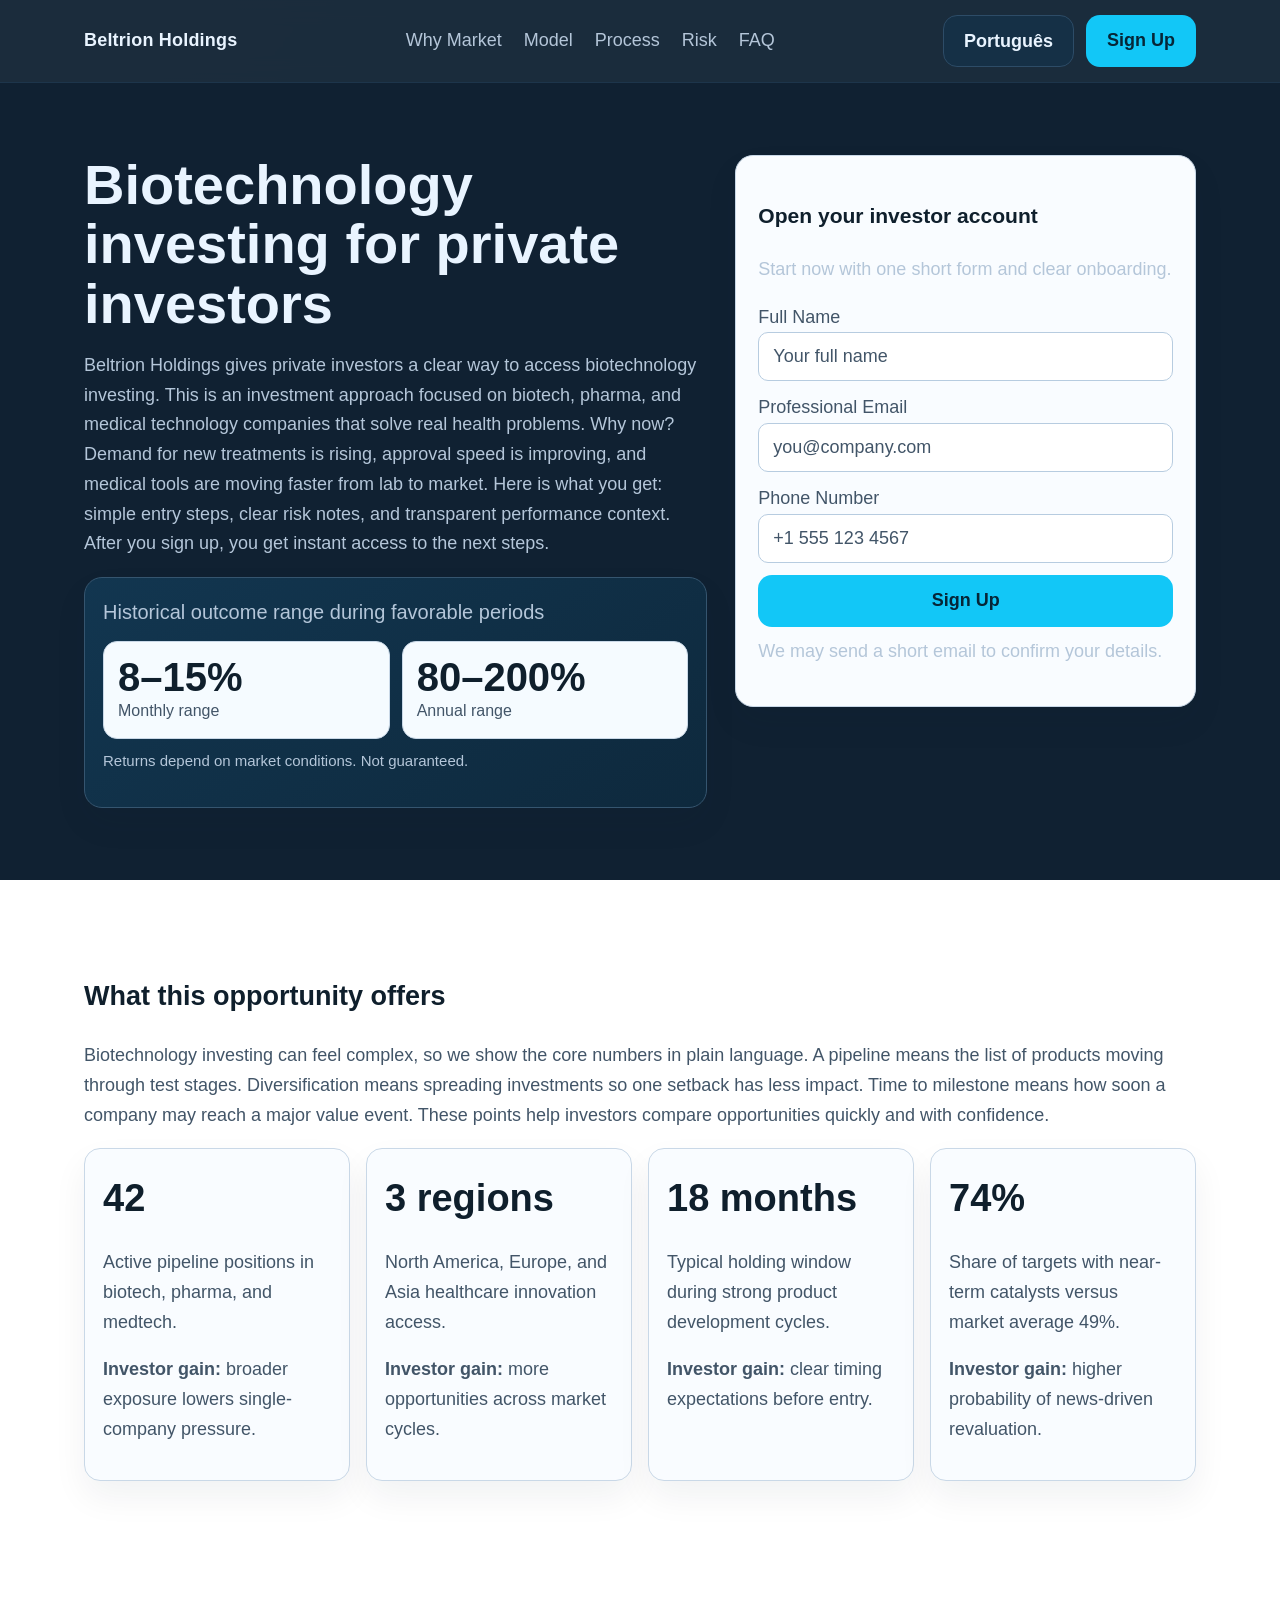
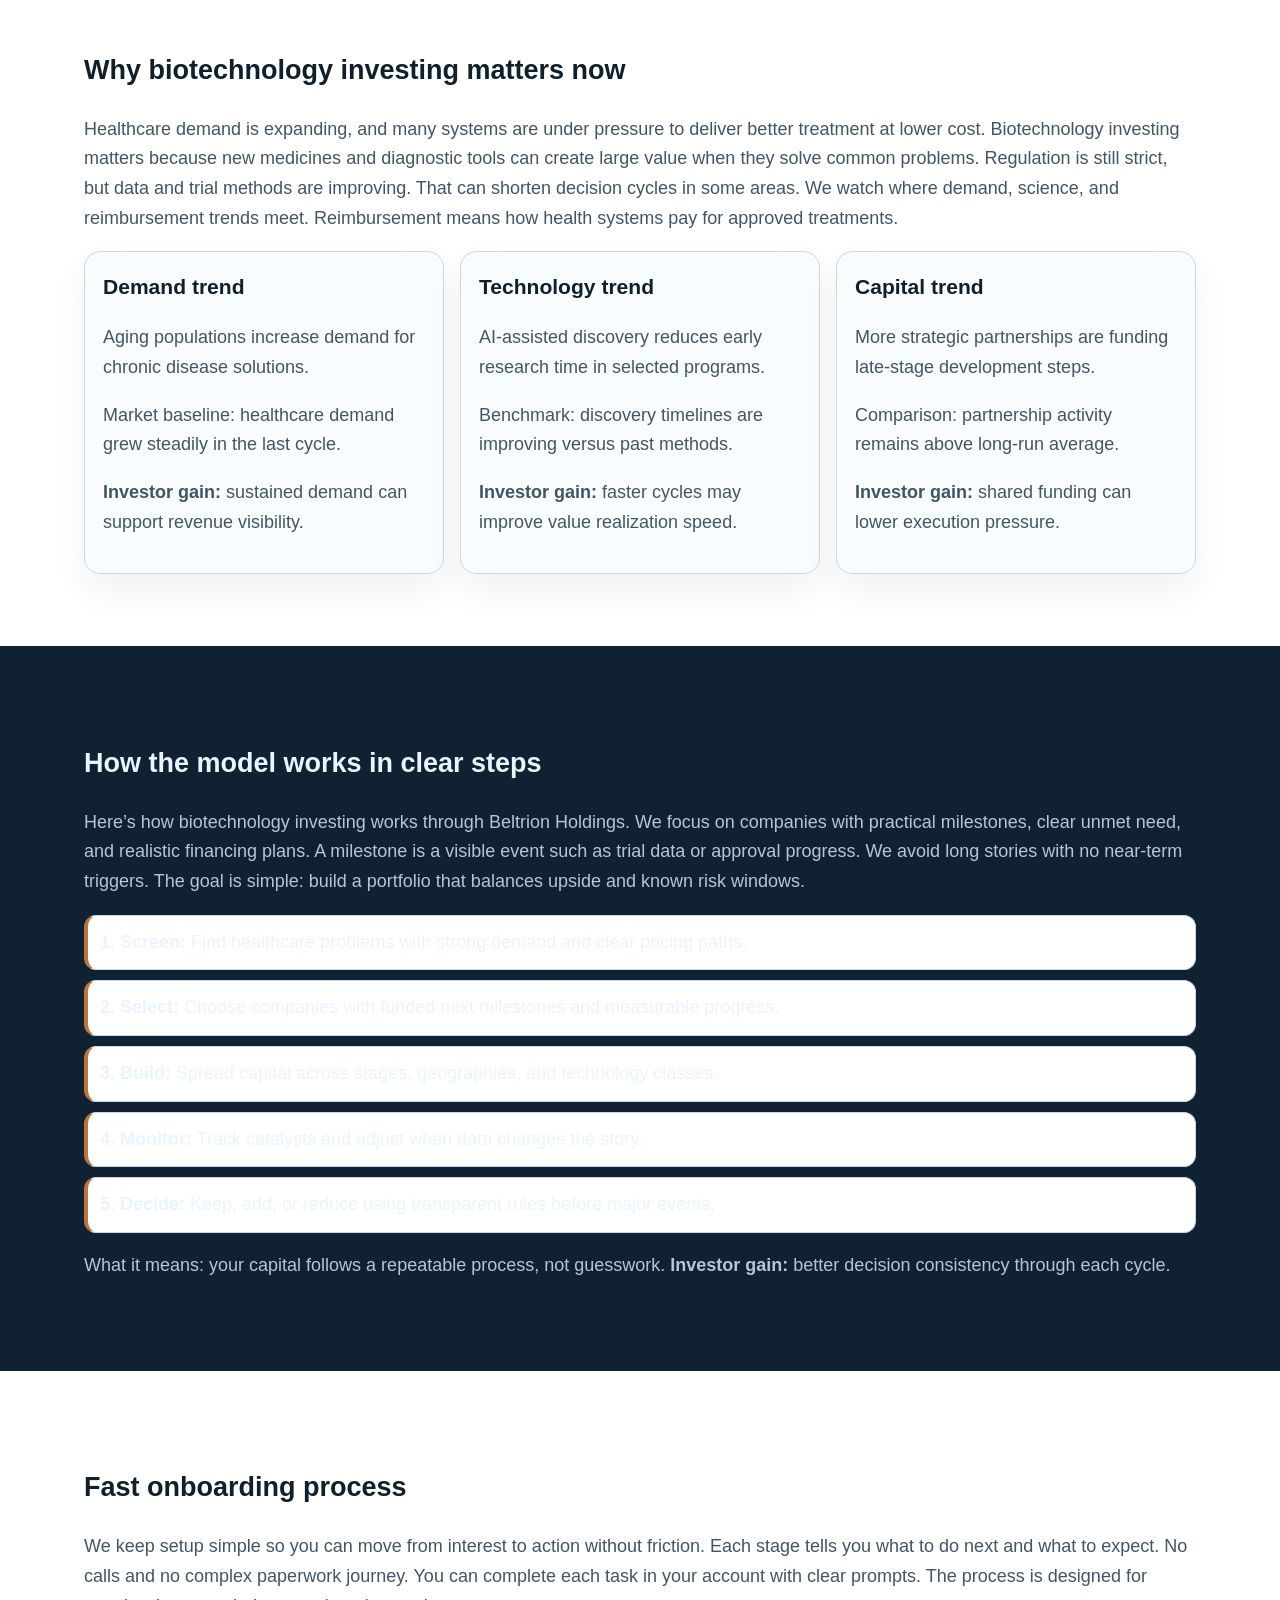
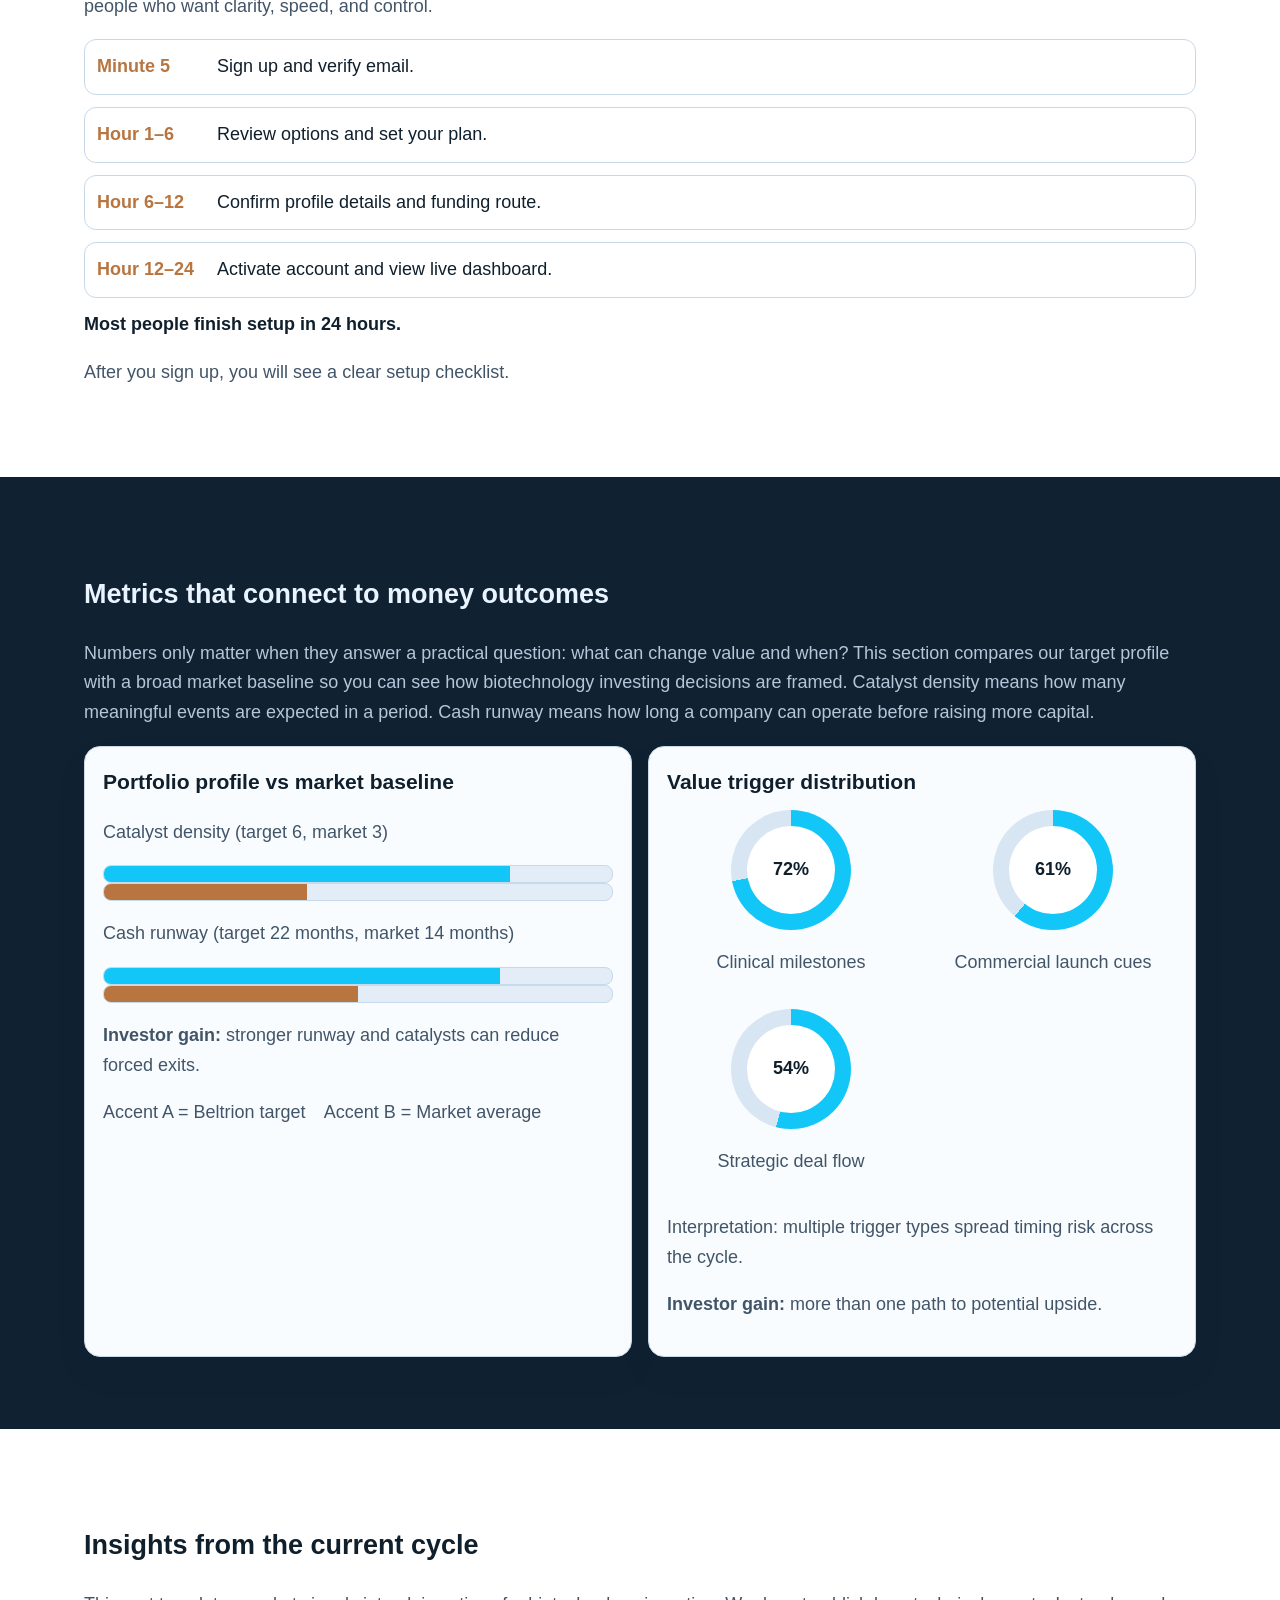
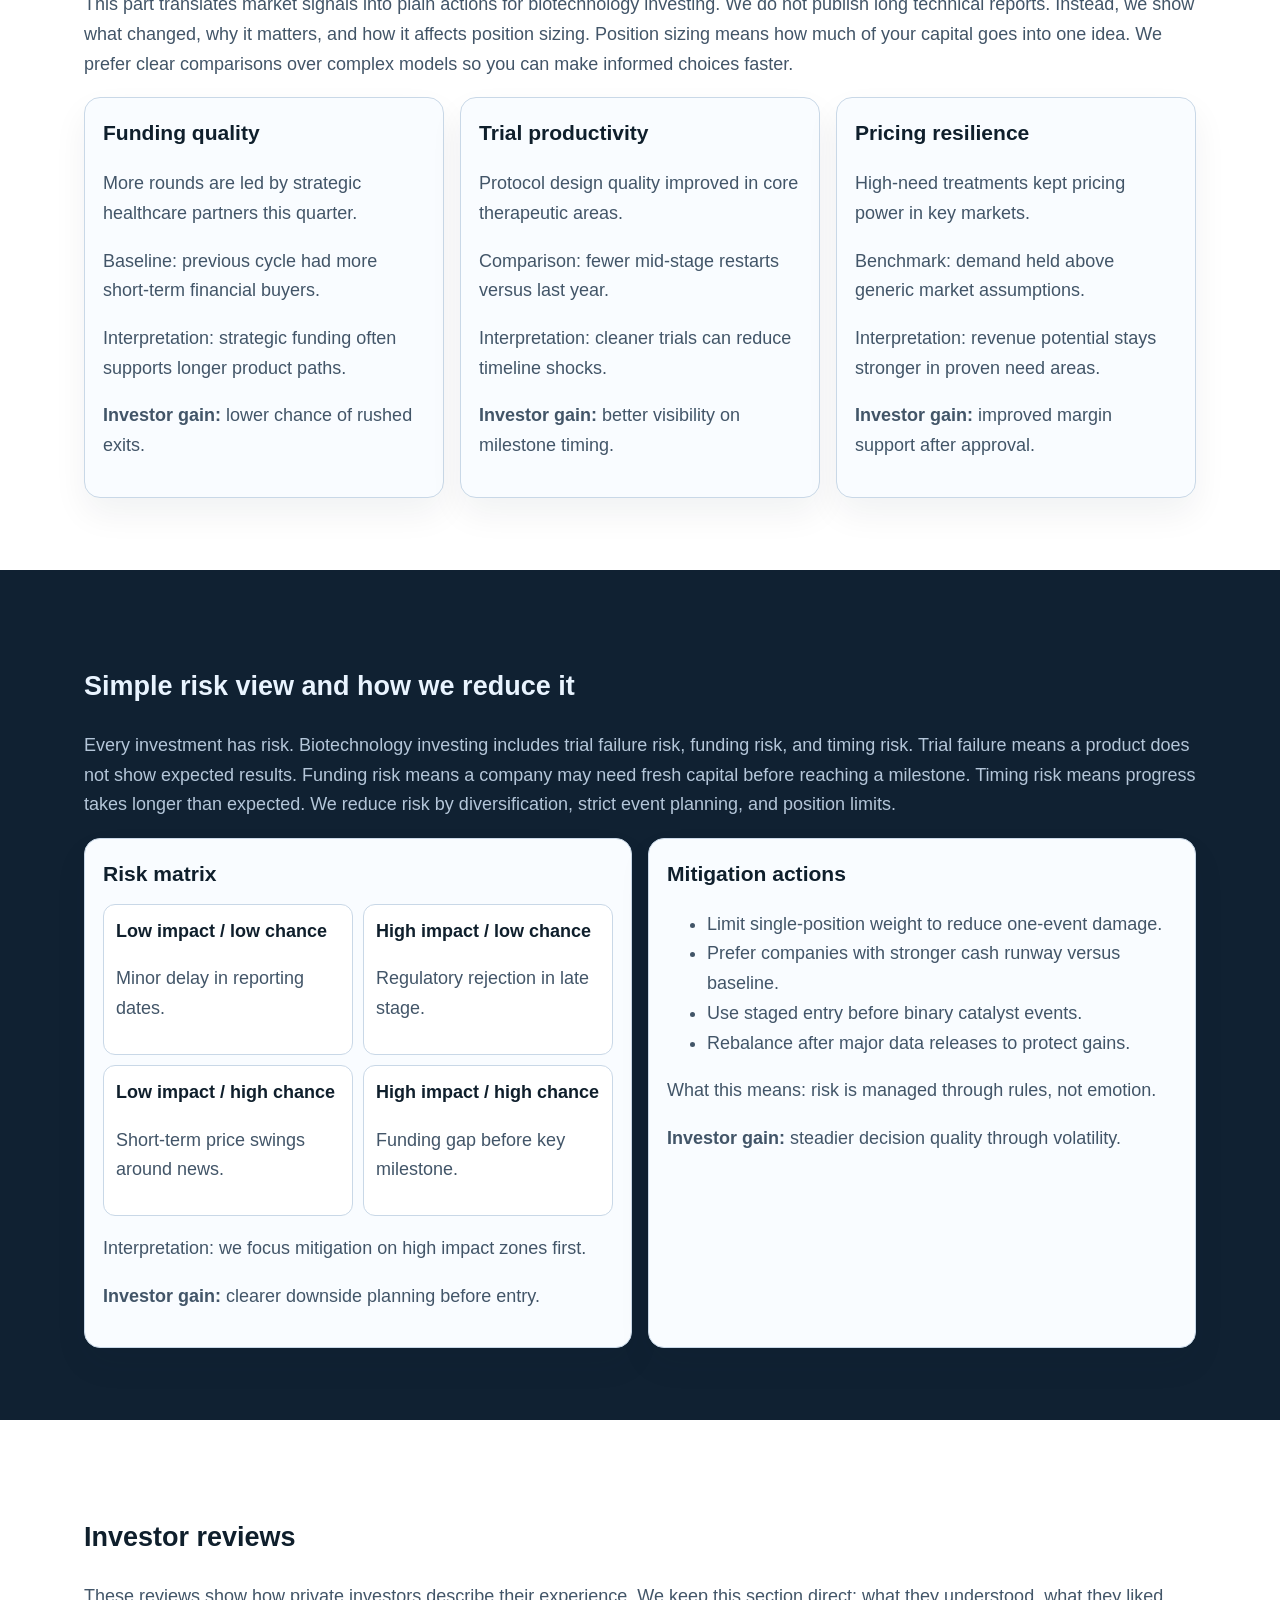
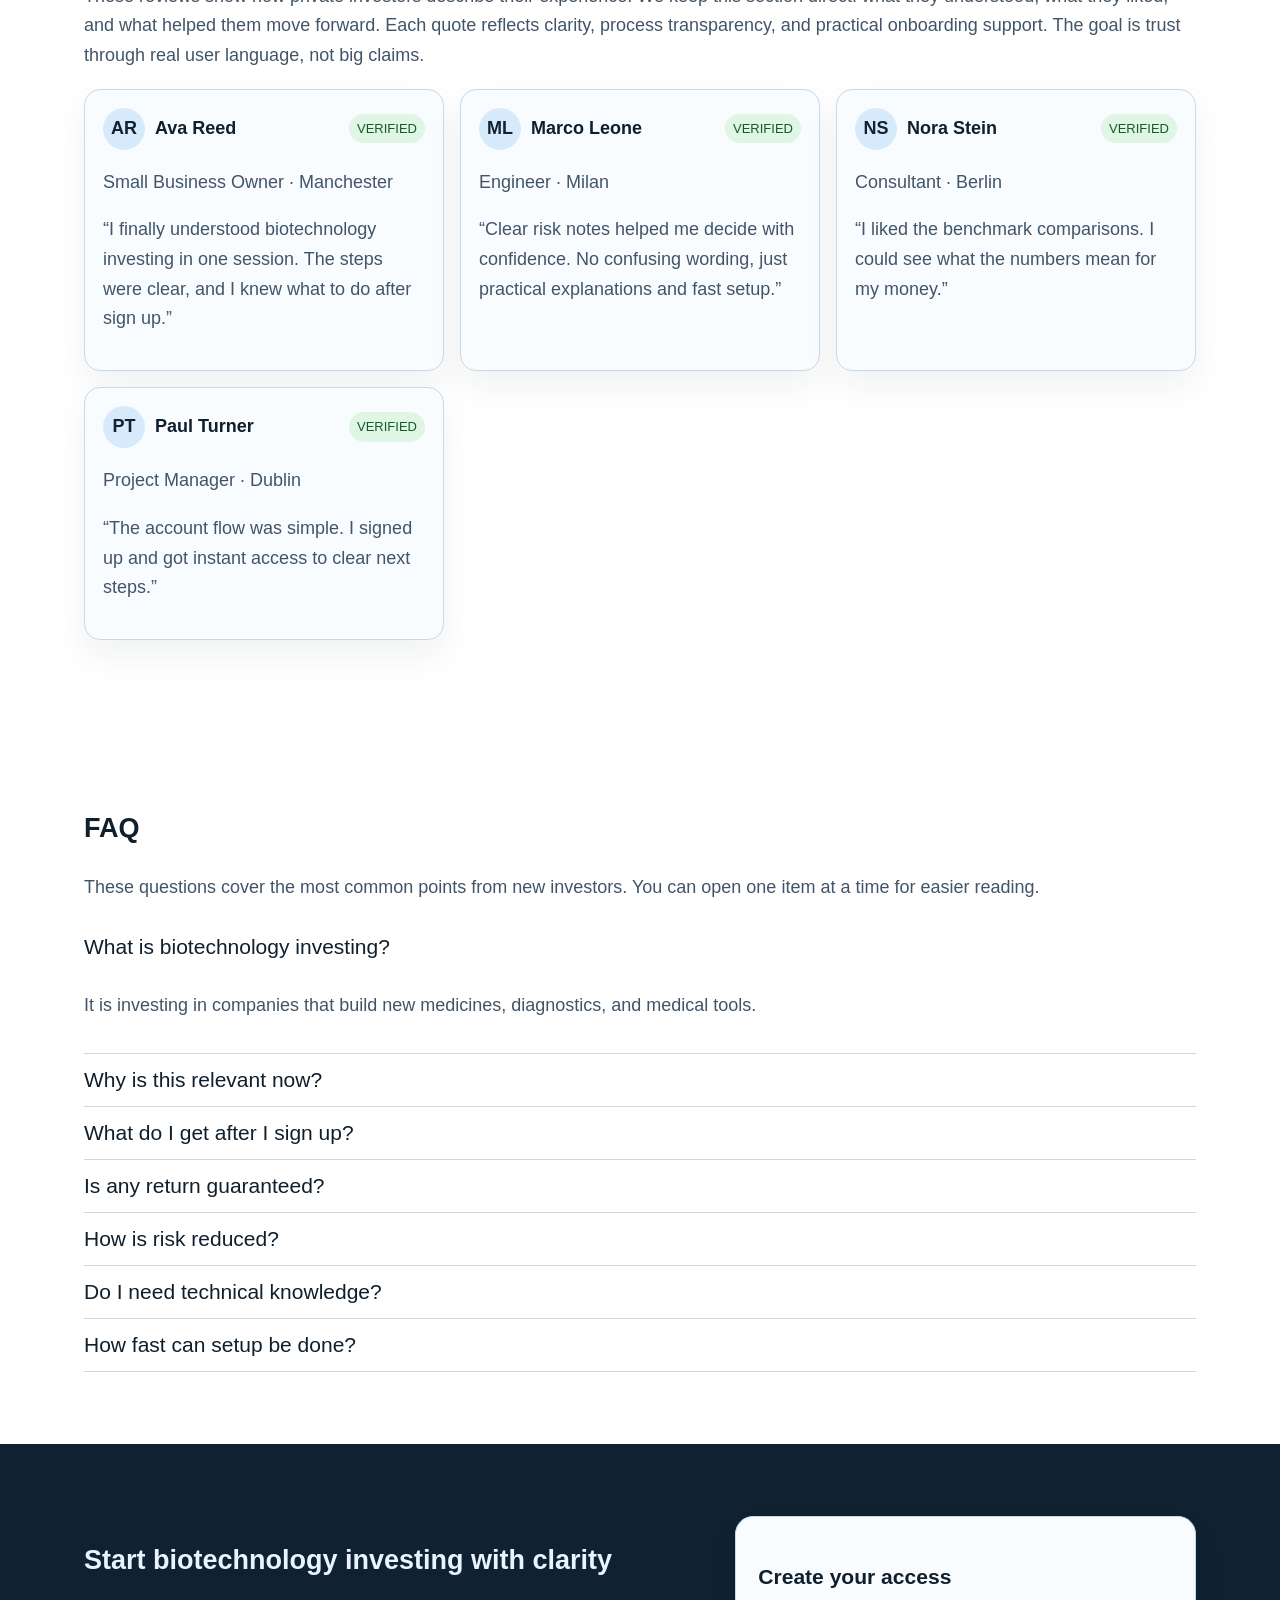
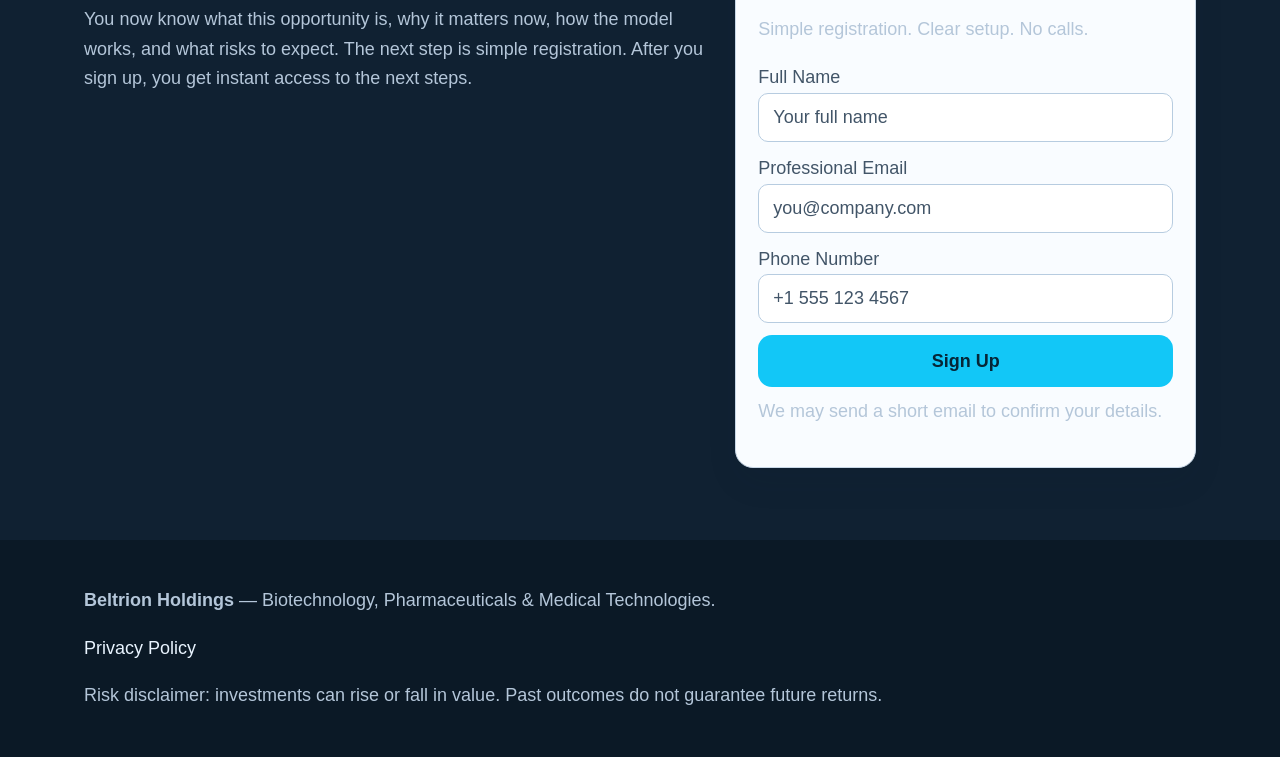
<file: pt/index.html>
<!doctype html>
<html lang="en">
<head>
  <meta charset="utf-8">
  <meta name="viewport" content="width=device-width, initial-scale=1">
  <title>Beltrion Holdings | Biotechnology investing for private investors | Português</title>
  <meta name="description" content="Beltrion Holdings explains biotechnology investing in simple English with clear steps, risks, and sign up flow for private investors (Português page).">
  <link rel="canonical" href="../index.html">
  <link rel="alternate" hreflang="en" href="../index.html">
<link rel="alternate" hreflang="de" href="../de/index.html">
<link rel="alternate" hreflang="fr" href="../fr/index.html">
<link rel="alternate" hreflang="es" href="../es/index.html">
<link rel="alternate" hreflang="it" href="../it/index.html">
<link rel="alternate" hreflang="tr" href="../tr/index.html">
<link rel="alternate" hreflang="pt" href="../pt/index.html">
<link rel="alternate" hreflang="ja" href="../jp/index.html">
<link rel="alternate" hreflang="sk" href="../sk/index.html">
<link rel="alternate" hreflang="nl-BE" href="../be/index.html">
<link rel="alternate" hreflang="x-default" href="../index.html">
  <meta property="og:title" content="Beltrion Holdings | Biotechnology investing for private investors | Português">
  <meta property="og:description" content="Beltrion Holdings explains biotechnology investing in simple English with clear steps, risks, and sign up flow for private investors (Português page).">
  <meta property="og:type" content="website">
  <meta property="og:url" content="../index.html">
  <meta name="twitter:card" content="summary_large_image">
  <meta name="twitter:title" content="Beltrion Holdings | Biotechnology investing for private investors | Português">
  <meta name="twitter:description" content="Beltrion Holdings explains biotechnology investing in simple English with clear steps, risks, and sign up flow for private investors (Português page).">
  <link rel="stylesheet" href="../assets/style.css">
</head>
<body>
<header class="site-header">
  <div class="container header-inner">
    <a class="brand" href="../index.html">Beltrion Holdings</a>
    <nav class="main-nav" aria-label="Main">
      <a href="#why">Why Market</a><a href="#model">Model</a><a href="#process">Process</a><a href="#risk">Risk</a><a href="#faq">FAQ</a>
    </nav>
    <div class="header-actions">
      <div class="lang-switcher">
        <button class="lang-trigger" data-lang-trigger aria-haspopup="true" aria-expanded="false">Português</button>
        <div class="lang-menu" data-lang-menu><a href="../index.html"><svg class="flag" viewBox="0 0 20 20"><circle cx="10" cy="10" r="10" fill="#0a53a8"/><text x="10" y="13" text-anchor="middle" font-size="7" fill="#fff">GB</text></svg>English</a>
<a href="../de/index.html"><svg class="flag" viewBox="0 0 20 20"><circle cx="10" cy="10" r="10" fill="#111"/><text x="10" y="13" text-anchor="middle" font-size="7" fill="#fff">DE</text></svg>Deutsch</a>
<a href="../fr/index.html"><svg class="flag" viewBox="0 0 20 20"><circle cx="10" cy="10" r="10" fill="#1543b8"/><text x="10" y="13" text-anchor="middle" font-size="7" fill="#fff">FR</text></svg>Français</a>
<a href="../es/index.html"><svg class="flag" viewBox="0 0 20 20"><circle cx="10" cy="10" r="10" fill="#b4342e"/><text x="10" y="13" text-anchor="middle" font-size="7" fill="#fff">ES</text></svg>Español</a>
<a href="../it/index.html"><svg class="flag" viewBox="0 0 20 20"><circle cx="10" cy="10" r="10" fill="#2d8d56"/><text x="10" y="13" text-anchor="middle" font-size="7" fill="#fff">IT</text></svg>Italiano</a>
<a href="../tr/index.html"><svg class="flag" viewBox="0 0 20 20"><circle cx="10" cy="10" r="10" fill="#b11722"/><text x="10" y="13" text-anchor="middle" font-size="7" fill="#fff">TR</text></svg>Türkçe</a>
<a href="../pt/index.html"><svg class="flag" viewBox="0 0 20 20"><circle cx="10" cy="10" r="10" fill="#15613b"/><text x="10" y="13" text-anchor="middle" font-size="7" fill="#fff">PT</text></svg>Português</a>
<a href="../jp/index.html"><svg class="flag" viewBox="0 0 20 20"><circle cx="10" cy="10" r="10" fill="#fff"/><text x="10" y="13" text-anchor="middle" font-size="7" fill="#b30022">JP</text></svg>日本語</a>
<a href="../sk/index.html"><svg class="flag" viewBox="0 0 20 20"><circle cx="10" cy="10" r="10" fill="#2f5db2"/><text x="10" y="13" text-anchor="middle" font-size="7" fill="#fff">SK</text></svg>Slovak</a>
<a href="../be/index.html"><svg class="flag" viewBox="0 0 20 20"><circle cx="10" cy="10" r="10" fill="#1f1f1f"/><text x="10" y="13" text-anchor="middle" font-size="7" fill="#ffd54f">BE</text></svg>Nederlands (BE)</a></div>
      </div>
      <a href="#signup-final" class="btn btn-primary">Sign Up</a>
    </div>
    <button class="menu-toggle" data-open-drawer aria-label="Open menu">☰</button>
  </div>
</header>

<div class="mobile-drawer" data-drawer>
  <div class="drawer-panel" role="dialog" aria-modal="true" aria-label="Mobile menu">
    <div class="drawer-header"><strong>Menu</strong><button data-close-drawer aria-label="Close menu">✕</button></div>
    <p><a href="#why">Why Market</a></p><p><a href="#model">Model</a></p><p><a href="#process">Process</a></p><p><a href="#risk">Risk</a></p><p><a href="#faq">FAQ</a></p>
    <div class="lang-switcher"><button class="lang-trigger">Português</button><div class="lang-menu open"><a href="../index.html"><svg class="flag" viewBox="0 0 20 20"><circle cx="10" cy="10" r="10" fill="#0a53a8"/><text x="10" y="13" text-anchor="middle" font-size="7" fill="#fff">GB</text></svg>English</a>
<a href="../de/index.html"><svg class="flag" viewBox="0 0 20 20"><circle cx="10" cy="10" r="10" fill="#111"/><text x="10" y="13" text-anchor="middle" font-size="7" fill="#fff">DE</text></svg>Deutsch</a>
<a href="../fr/index.html"><svg class="flag" viewBox="0 0 20 20"><circle cx="10" cy="10" r="10" fill="#1543b8"/><text x="10" y="13" text-anchor="middle" font-size="7" fill="#fff">FR</text></svg>Français</a>
<a href="../es/index.html"><svg class="flag" viewBox="0 0 20 20"><circle cx="10" cy="10" r="10" fill="#b4342e"/><text x="10" y="13" text-anchor="middle" font-size="7" fill="#fff">ES</text></svg>Español</a>
<a href="../it/index.html"><svg class="flag" viewBox="0 0 20 20"><circle cx="10" cy="10" r="10" fill="#2d8d56"/><text x="10" y="13" text-anchor="middle" font-size="7" fill="#fff">IT</text></svg>Italiano</a>
<a href="../tr/index.html"><svg class="flag" viewBox="0 0 20 20"><circle cx="10" cy="10" r="10" fill="#b11722"/><text x="10" y="13" text-anchor="middle" font-size="7" fill="#fff">TR</text></svg>Türkçe</a>
<a href="../pt/index.html"><svg class="flag" viewBox="0 0 20 20"><circle cx="10" cy="10" r="10" fill="#15613b"/><text x="10" y="13" text-anchor="middle" font-size="7" fill="#fff">PT</text></svg>Português</a>
<a href="../jp/index.html"><svg class="flag" viewBox="0 0 20 20"><circle cx="10" cy="10" r="10" fill="#fff"/><text x="10" y="13" text-anchor="middle" font-size="7" fill="#b30022">JP</text></svg>日本語</a>
<a href="../sk/index.html"><svg class="flag" viewBox="0 0 20 20"><circle cx="10" cy="10" r="10" fill="#2f5db2"/><text x="10" y="13" text-anchor="middle" font-size="7" fill="#fff">SK</text></svg>Slovak</a>
<a href="../be/index.html"><svg class="flag" viewBox="0 0 20 20"><circle cx="10" cy="10" r="10" fill="#1f1f1f"/><text x="10" y="13" text-anchor="middle" font-size="7" fill="#ffd54f">BE</text></svg>Nederlands (BE)</a></div></div>
    <p><a href="#signup-final" class="btn btn-primary">Sign Up</a></p>
  </div>
</div>

<main>
<section class="section dark">
  <div class="container hero-grid reveal">
    <div>
      <h1>Biotechnology investing for private investors</h1>
      <p class="hero-intro">Beltrion Holdings gives private investors a clear way to access biotechnology investing. This is an investment approach focused on biotech, pharma, and medical technology companies that solve real health problems. Why now? Demand for new treatments is rising, approval speed is improving, and medical tools are moving faster from lab to market. Here is what you get: simple entry steps, clear risk notes, and transparent performance context. After you sign up, you get instant access to the next steps.</p>
      <div class="performance-panel">
        <p class="performance-title">Historical outcome range during favorable periods</p>
        <div class="perf-grid">
          <div class="perf-item"><div class="perf-value">8–15%</div><div class="perf-label">Monthly range</div></div>
          <div class="perf-item"><div class="perf-value">80–200%</div><div class="perf-label">Annual range</div></div>
        </div>
        <p class="perf-note">Returns depend on market conditions. Not guaranteed.</p>
      </div>
    </div>
    <form class="form-card" id="signup-hero">
      <h3 class="form-title">Open your investor account</h3>
      <p class="form-sub">Start now with one short form and clear onboarding.</p>
      <div class="form-stack">
        <label>Full Name<input type="text" placeholder="Your full name" required></label>
        <label>Professional Email<input type="email" placeholder="you@company.com" required></label>
        <label>Phone Number<input type="tel" placeholder="+1 555 123 4567" required></label>
        <button class="btn btn-primary" type="submit">Sign Up</button>
      </div>
      <p class="form-note">We may send a short email to confirm your details.</p>
    </form>
  </div>
</section>

<section class="section light kpi-strip"><div class="container reveal"><h2>What this opportunity offers</h2><p>Biotechnology investing can feel complex, so we show the core numbers in plain language. A pipeline means the list of products moving through test stages. Diversification means spreading investments so one setback has less impact. Time to milestone means how soon a company may reach a major value event. These points help investors compare opportunities quickly and with confidence.</p><div class="grid-4"><article class="card"><h3>42</h3><p>Active pipeline positions in biotech, pharma, and medtech.</p><p><strong>Investor gain:</strong> broader exposure lowers single-company pressure.</p></article><article class="card"><h3>3 regions</h3><p>North America, Europe, and Asia healthcare innovation access.</p><p><strong>Investor gain:</strong> more opportunities across market cycles.</p></article><article class="card"><h3>18 months</h3><p>Typical holding window during strong product development cycles.</p><p><strong>Investor gain:</strong> clear timing expectations before entry.</p></article><article class="card"><h3>74%</h3><p>Share of targets with near-term catalysts versus market average 49%.</p><p><strong>Investor gain:</strong> higher probability of news-driven revaluation.</p></article></div></div></section>

<section id="why" class="section light"><div class="container reveal"><h2>Why biotechnology investing matters now</h2><p>Healthcare demand is expanding, and many systems are under pressure to deliver better treatment at lower cost. Biotechnology investing matters because new medicines and diagnostic tools can create large value when they solve common problems. Regulation is still strict, but data and trial methods are improving. That can shorten decision cycles in some areas. We watch where demand, science, and reimbursement trends meet. Reimbursement means how health systems pay for approved treatments.</p><div class="grid-3"><article class="card"><h3>Demand trend</h3><p>Aging populations increase demand for chronic disease solutions.</p><p class="muted">Market baseline: healthcare demand grew steadily in the last cycle.</p><p><strong>Investor gain:</strong> sustained demand can support revenue visibility.</p></article><article class="card"><h3>Technology trend</h3><p>AI-assisted discovery reduces early research time in selected programs.</p><p class="muted">Benchmark: discovery timelines are improving versus past methods.</p><p><strong>Investor gain:</strong> faster cycles may improve value realization speed.</p></article><article class="card"><h3>Capital trend</h3><p>More strategic partnerships are funding late-stage development steps.</p><p class="muted">Comparison: partnership activity remains above long-run average.</p><p><strong>Investor gain:</strong> shared funding can lower execution pressure.</p></article></div></div></section>

<section id="model" class="section dark"><div class="container reveal"><h2>How the model works in clear steps</h2><p>Here’s how biotechnology investing works through Beltrion Holdings. We focus on companies with practical milestones, clear unmet need, and realistic financing plans. A milestone is a visible event such as trial data or approval progress. We avoid long stories with no near-term triggers. The goal is simple: build a portfolio that balances upside and known risk windows.</p><div class="diagram"><div class="diagram-step"><strong>1. Screen:</strong> Find healthcare problems with strong demand and clear pricing paths.</div><div class="diagram-step"><strong>2. Select:</strong> Choose companies with funded next milestones and measurable progress.</div><div class="diagram-step"><strong>3. Build:</strong> Spread capital across stages, geographies, and technology classes.</div><div class="diagram-step"><strong>4. Monitor:</strong> Track catalysts and adjust when data changes the story.</div><div class="diagram-step"><strong>5. Decide:</strong> Keep, add, or reduce using transparent rules before major events.</div></div><p>What it means: your capital follows a repeatable process, not guesswork. <strong>Investor gain:</strong> better decision consistency through each cycle.</p></div></section>

<section id="process" class="section light"><div class="container reveal"><h2>Fast onboarding process</h2><p>We keep setup simple so you can move from interest to action without friction. Each stage tells you what to do next and what to expect. No calls and no complex paperwork journey. You can complete each task in your account with clear prompts. The process is designed for people who want clarity, speed, and control.</p><div class="process-steps"><div class="process-step"><span class="process-time">Minute 5</span><span>Sign up and verify email.</span></div><div class="process-step"><span class="process-time">Hour 1–6</span><span>Review options and set your plan.</span></div><div class="process-step"><span class="process-time">Hour 6–12</span><span>Confirm profile details and funding route.</span></div><div class="process-step"><span class="process-time">Hour 12–24</span><span>Activate account and view live dashboard.</span></div></div><p class="process-proof">Most people finish setup in 24 hours.</p><p>After you sign up, you will see a clear setup checklist.</p></div></section>

<section class="section dark"><div class="container reveal"><h2>Metrics that connect to money outcomes</h2><p>Numbers only matter when they answer a practical question: what can change value and when? This section compares our target profile with a broad market baseline so you can see how biotechnology investing decisions are framed. Catalyst density means how many meaningful events are expected in a period. Cash runway means how long a company can operate before raising more capital.</p><div class="grid-2"><article class="card compare-bars"><h3>Portfolio profile vs market baseline</h3><div class="row"><p>Catalyst density (target 6, market 3)</p><div class="bar-track"><span class="bar-a" style="width:80%"></span></div><div class="bar-track"><span class="bar-b" style="width:40%"></span></div></div><div class="row"><p>Cash runway (target 22 months, market 14 months)</p><div class="bar-track"><span class="bar-a" style="width:78%"></span></div><div class="bar-track"><span class="bar-b" style="width:50%"></span></div></div><p><strong>Investor gain:</strong> stronger runway and catalysts can reduce forced exits.</p><div class="legend"><span>Accent A = Beltrion target</span><span>Accent B = Market average</span></div></article><article class="card"><h3>Value trigger distribution</h3><div class="ring-wrap"><div class="ring-card"><div class="ring" style="--value:72%" data-label="72%"></div><p>Clinical milestones</p></div><div class="ring-card"><div class="ring" style="--value:61%" data-label="61%"></div><p>Commercial launch cues</p></div><div class="ring-card"><div class="ring" style="--value:54%" data-label="54%"></div><p>Strategic deal flow</p></div></div><p>Interpretation: multiple trigger types spread timing risk across the cycle.</p><p><strong>Investor gain:</strong> more than one path to potential upside.</p></article></div></div></section>

<section class="section light"><div class="container reveal"><h2>Insights from the current cycle</h2><p>This part translates market signals into plain actions for biotechnology investing. We do not publish long technical reports. Instead, we show what changed, why it matters, and how it affects position sizing. Position sizing means how much of your capital goes into one idea. We prefer clear comparisons over complex models so you can make informed choices faster.</p><div class="grid-3"><article class="card"><h3>Funding quality</h3><p>More rounds are led by strategic healthcare partners this quarter.</p><p class="muted">Baseline: previous cycle had more short-term financial buyers.</p><p>Interpretation: strategic funding often supports longer product paths.</p><p><strong>Investor gain:</strong> lower chance of rushed exits.</p></article><article class="card"><h3>Trial productivity</h3><p>Protocol design quality improved in core therapeutic areas.</p><p class="muted">Comparison: fewer mid-stage restarts versus last year.</p><p>Interpretation: cleaner trials can reduce timeline shocks.</p><p><strong>Investor gain:</strong> better visibility on milestone timing.</p></article><article class="card"><h3>Pricing resilience</h3><p>High-need treatments kept pricing power in key markets.</p><p class="muted">Benchmark: demand held above generic market assumptions.</p><p>Interpretation: revenue potential stays stronger in proven need areas.</p><p><strong>Investor gain:</strong> improved margin support after approval.</p></article></div></div></section>

<section id="risk" class="section dark"><div class="container reveal"><h2>Simple risk view and how we reduce it</h2><p>Every investment has risk. Biotechnology investing includes trial failure risk, funding risk, and timing risk. Trial failure means a product does not show expected results. Funding risk means a company may need fresh capital before reaching a milestone. Timing risk means progress takes longer than expected. We reduce risk by diversification, strict event planning, and position limits.</p><div class="grid-2"><article class="card"><h3>Risk matrix</h3><div class="matrix"><div><strong>Low impact / low chance</strong><p>Minor delay in reporting dates.</p></div><div><strong>High impact / low chance</strong><p>Regulatory rejection in late stage.</p></div><div><strong>Low impact / high chance</strong><p>Short-term price swings around news.</p></div><div><strong>High impact / high chance</strong><p>Funding gap before key milestone.</p></div></div><p>Interpretation: we focus mitigation on high impact zones first.</p><p><strong>Investor gain:</strong> clearer downside planning before entry.</p></article><article class="card"><h3>Mitigation actions</h3><ul><li>Limit single-position weight to reduce one-event damage.</li><li>Prefer companies with stronger cash runway versus baseline.</li><li>Use staged entry before binary catalyst events.</li><li>Rebalance after major data releases to protect gains.</li></ul><p>What this means: risk is managed through rules, not emotion.</p><p><strong>Investor gain:</strong> steadier decision quality through volatility.</p></article></div></div></section>

<section class="section light"><div class="container reveal"><h2>Investor reviews</h2><p>These reviews show how private investors describe their experience. We keep this section direct: what they understood, what they liked, and what helped them move forward. Each quote reflects clarity, process transparency, and practical onboarding support. The goal is trust through real user language, not big claims.</p><div class="grid-2"><article class="card"><div class="review-head"><div class="avatar">AR</div><strong>Ava Reed</strong><span class="verified">VERIFIED</span></div><p class="muted">Small Business Owner · Manchester</p><p>“I finally understood biotechnology investing in one session. The steps were clear, and I knew what to do after sign up.”</p></article><article class="card"><div class="review-head"><div class="avatar">ML</div><strong>Marco Leone</strong><span class="verified">VERIFIED</span></div><p class="muted">Engineer · Milan</p><p>“Clear risk notes helped me decide with confidence. No confusing wording, just practical explanations and fast setup.”</p></article><article class="card"><div class="review-head"><div class="avatar">NS</div><strong>Nora Stein</strong><span class="verified">VERIFIED</span></div><p class="muted">Consultant · Berlin</p><p>“I liked the benchmark comparisons. I could see what the numbers mean for my money.”</p></article><article class="card"><div class="review-head"><div class="avatar">PT</div><strong>Paul Turner</strong><span class="verified">VERIFIED</span></div><p class="muted">Project Manager · Dublin</p><p>“The account flow was simple. I signed up and got instant access to clear next steps.”</p></article></div></div></section>

<section id="faq" class="section light"><div class="container reveal"><h2>FAQ</h2><p>These questions cover the most common points from new investors. You can open one item at a time for easier reading.</p><div class="faq-list"><div class="faq-item open"><button class="faq-q">What is biotechnology investing?</button><div class="faq-answer"><p>It is investing in companies that build new medicines, diagnostics, and medical tools.</p></div></div><div class="faq-item"><button class="faq-q">Why is this relevant now?</button><div class="faq-answer"><p>Healthcare demand is rising and innovation cycles are moving faster in key areas.</p></div></div><div class="faq-item"><button class="faq-q">What do I get after I sign up?</button><div class="faq-answer"><p>After you sign up, you can review the options and choose what to do next.</p></div></div><div class="faq-item"><button class="faq-q">Is any return guaranteed?</button><div class="faq-answer"><p>No. Returns depend on market conditions, company progress, and timing.</p></div></div><div class="faq-item"><button class="faq-q">How is risk reduced?</button><div class="faq-answer"><p>Through diversification, position limits, and milestone-based monitoring.</p></div></div><div class="faq-item"><button class="faq-q">Do I need technical knowledge?</button><div class="faq-answer"><p>No. We explain key terms in plain language and keep steps simple.</p></div></div><div class="faq-item"><button class="faq-q">How fast can setup be done?</button><div class="faq-answer"><p>Most people finish setup in 24 hours with the account checklist.</p></div></div></div></div></section>

<section id="signup-final" class="section dark"><div class="container hero-grid reveal"><div><h2>Start biotechnology investing with clarity</h2><p>You now know what this opportunity is, why it matters now, how the model works, and what risks to expect. The next step is simple registration. After you sign up, you get instant access to the next steps.</p></div><form class="form-card"><h3 class="form-title">Create your access</h3><p class="form-sub">Simple registration. Clear setup. No calls.</p><div class="form-stack"><label>Full Name<input type="text" placeholder="Your full name" required></label><label>Professional Email<input type="email" placeholder="you@company.com" required></label><label>Phone Number<input type="tel" placeholder="+1 555 123 4567" required></label><button class="btn btn-primary" type="submit">Sign Up</button></div><p class="form-note">We may send a short email to confirm your details.</p></form></div></section>
</main>

<footer class="site-footer"><div class="container"><p><strong>Beltrion Holdings</strong> — Biotechnology, Pharmaceuticals & Medical Technologies.</p><p><a href="#" data-open-modal>Privacy Policy</a></p><p>Risk disclaimer: investments can rise or fall in value. Past outcomes do not guarantee future returns.</p></div></footer>

<div class="modal" data-modal><div class="modal-box" role="dialog" aria-modal="true" aria-label="Privacy Policy"><div class="modal-head"><h3>Privacy Policy</h3><button data-close-modal aria-label="Close policy">✕</button></div><div class="modal-body"><h4>Introduction</h4><p>We explain data use in plain language so you can make informed choices.</p><h4>Data collection</h4><p>We collect name, email, phone, and account activity needed for onboarding.</p><h4>Legal basis</h4><p>We process data to deliver requested services and meet legal obligations.</p><h4>Cookies</h4><p>Cookies keep your session secure and help us improve page performance.</p><h4>Retention</h4><p>We keep data only as long as needed for service and legal records.</p><h4>Third-party sharing</h4><p>We share limited data with trusted providers for hosting and communication.</p><h4>Security</h4><p>We use access controls, monitoring, and encryption to protect personal data.</p><h4>User rights</h4><p>You may request access, correction, deletion, or export of your data.</p><h4>International transfers</h4><p>When data crosses borders, we apply contractual safeguards for protection.</p><h4>Industry risk disclosure</h4><p>Healthcare investing carries volatility and timing risk. Returns are never guaranteed.</p><h4>Contact</h4><p>Email privacy@beltrion-holdings.example for data requests or policy questions.</p></div><div class="modal-foot"><button class="btn" data-close-modal>Close</button></div></div></div>

<script type="application/ld+json">{"@context":"https://schema.org","@type":"Organization","name":"Beltrion Holdings","url":"../index.html"}</script>
<script type="application/ld+json">{"@context":"https://schema.org","@type":"WebSite","name":"Beltrion Holdings","url":"../index.html"}</script>
<script type="application/ld+json">{"@context":"https://schema.org","@type":"FAQPage","mainEntity":[{"@type":"Question","name":"What is biotechnology investing?","acceptedAnswer":{"@type":"Answer","text":"It is investing in companies that build medicines, diagnostics, and medical tools."}},{"@type":"Question","name":"What do I get after I sign up?","acceptedAnswer":{"@type":"Answer","text":"After you sign up, you can review the options and choose what to do next."}}]}</script>
<script type="application/ld+json">{"@context":"https://schema.org","@type":"Review","author":{"@type":"Person","name":"Ava Reed"},"reviewBody":"I finally understood biotechnology investing in one session.","itemReviewed":{"@type":"Service","name":"Beltrion Holdings Investor Access"}}</script>
<script src="../assets/app.js" defer></script>
</body>
</html>
</file>
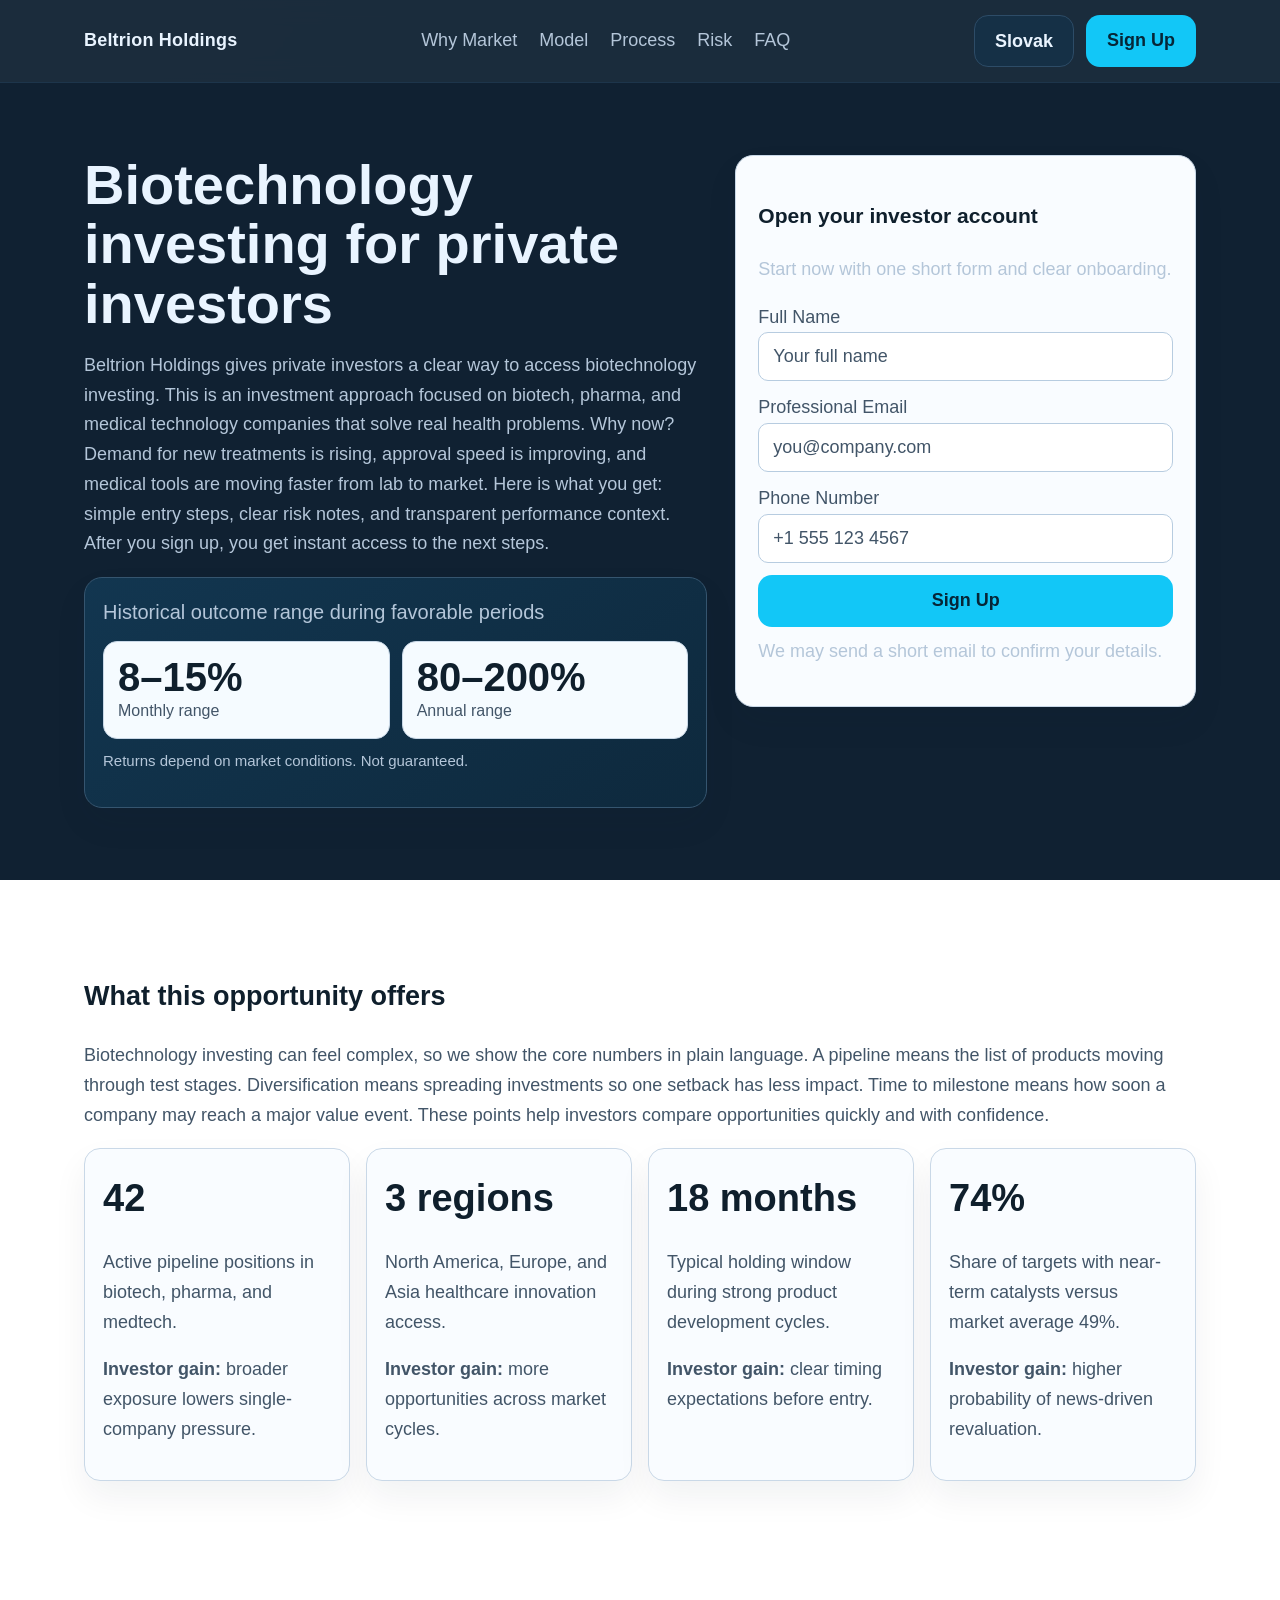
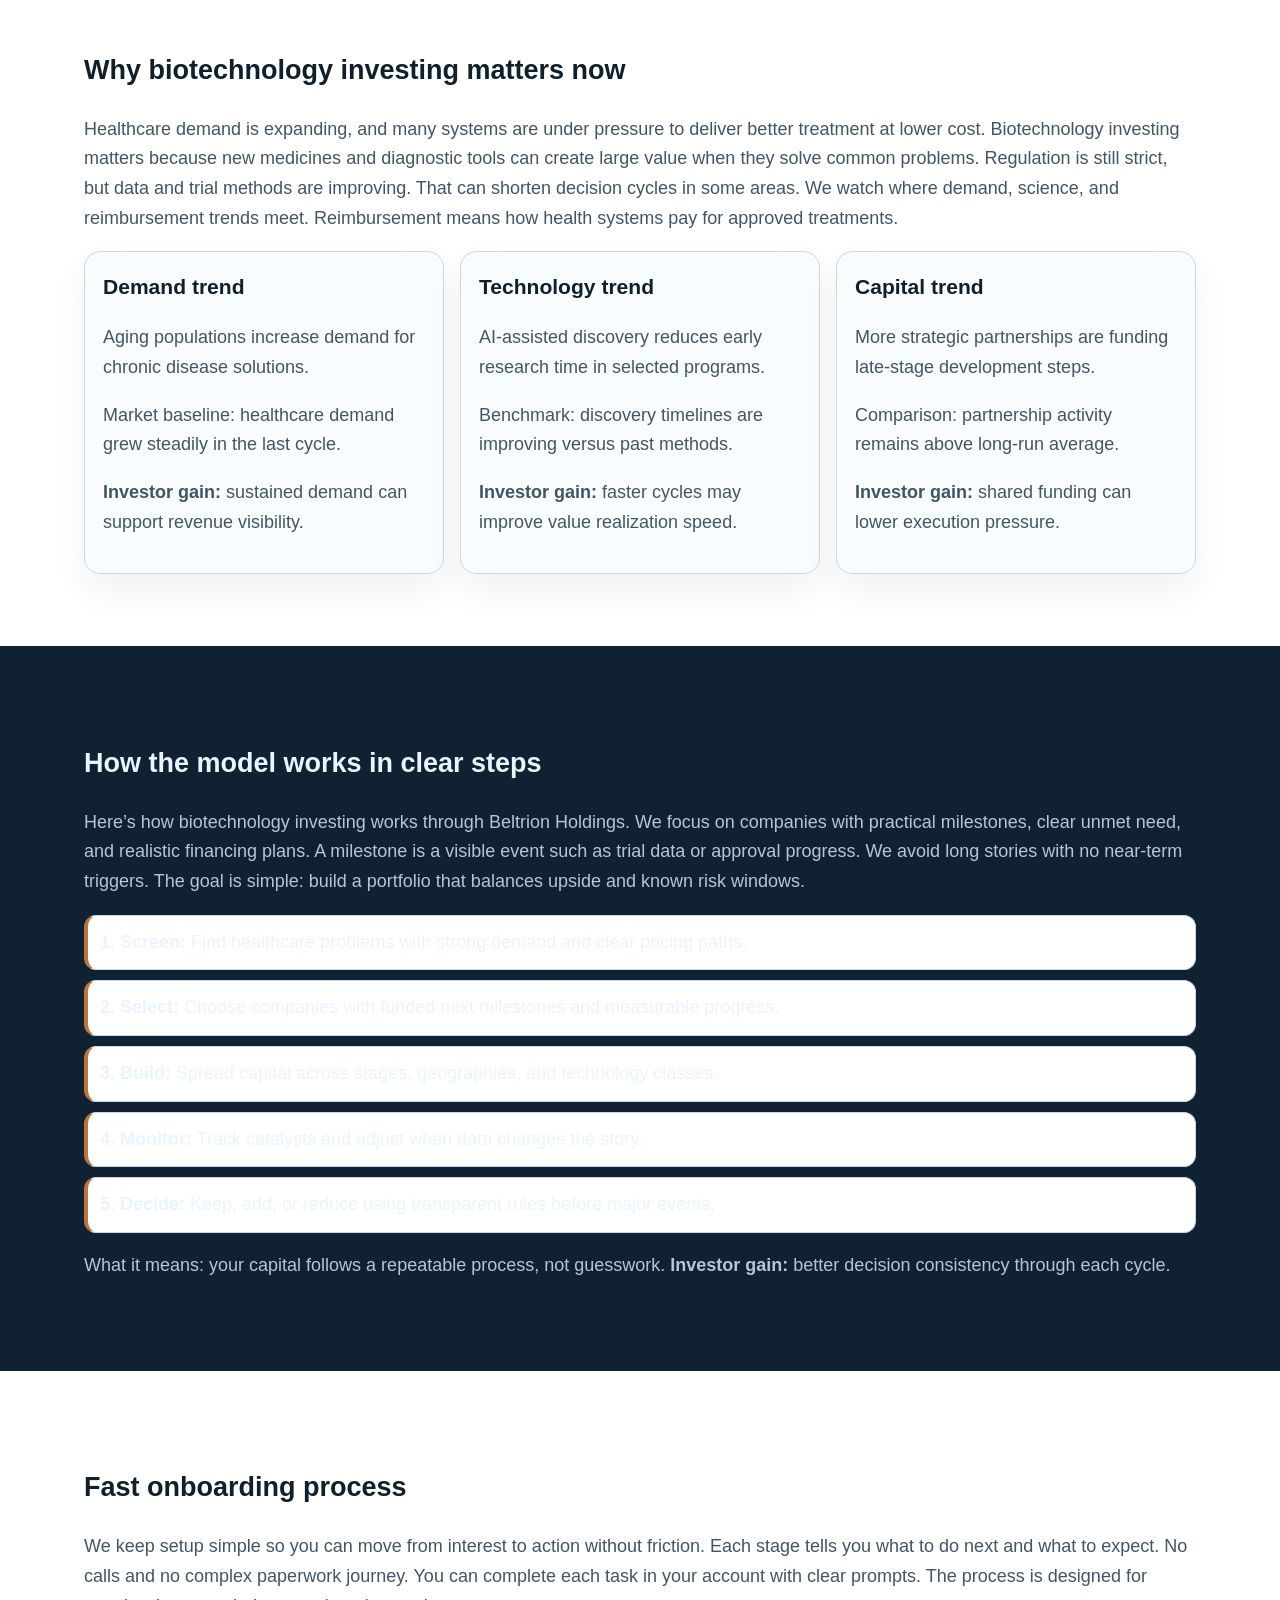
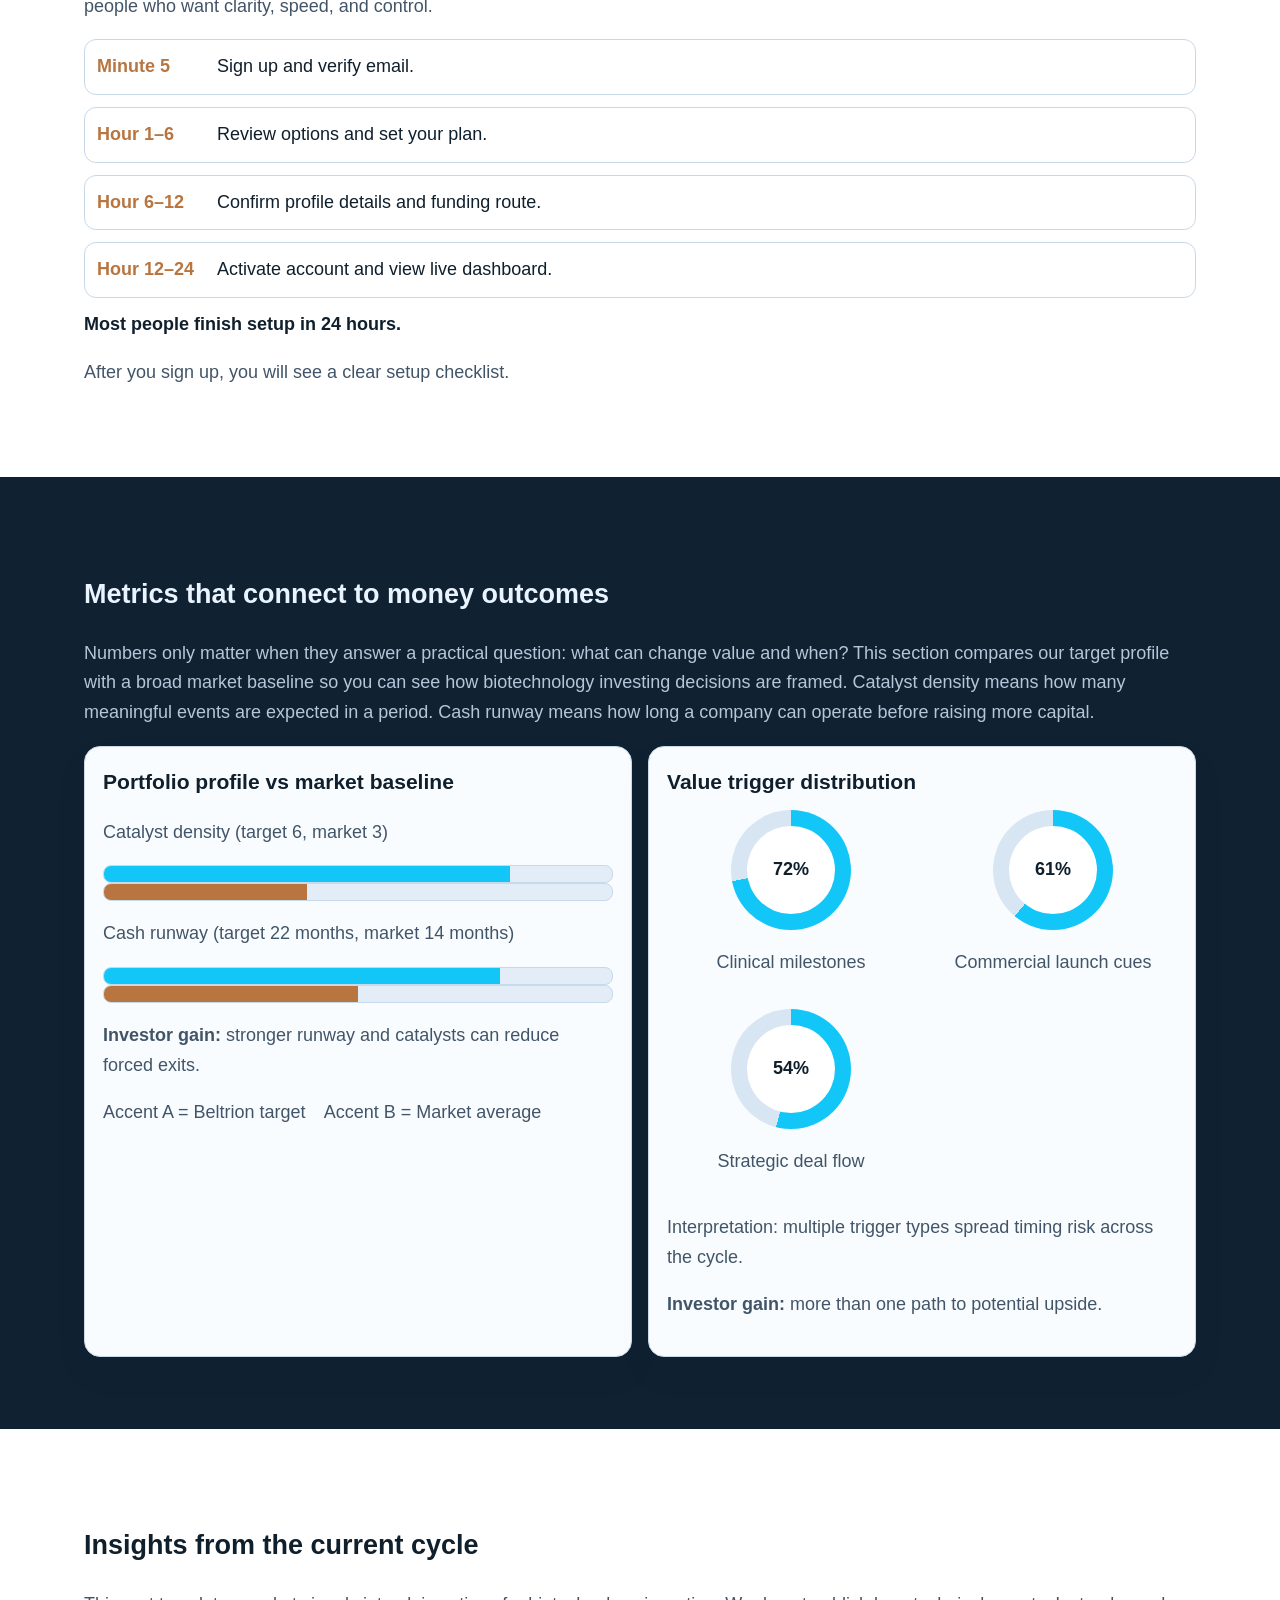
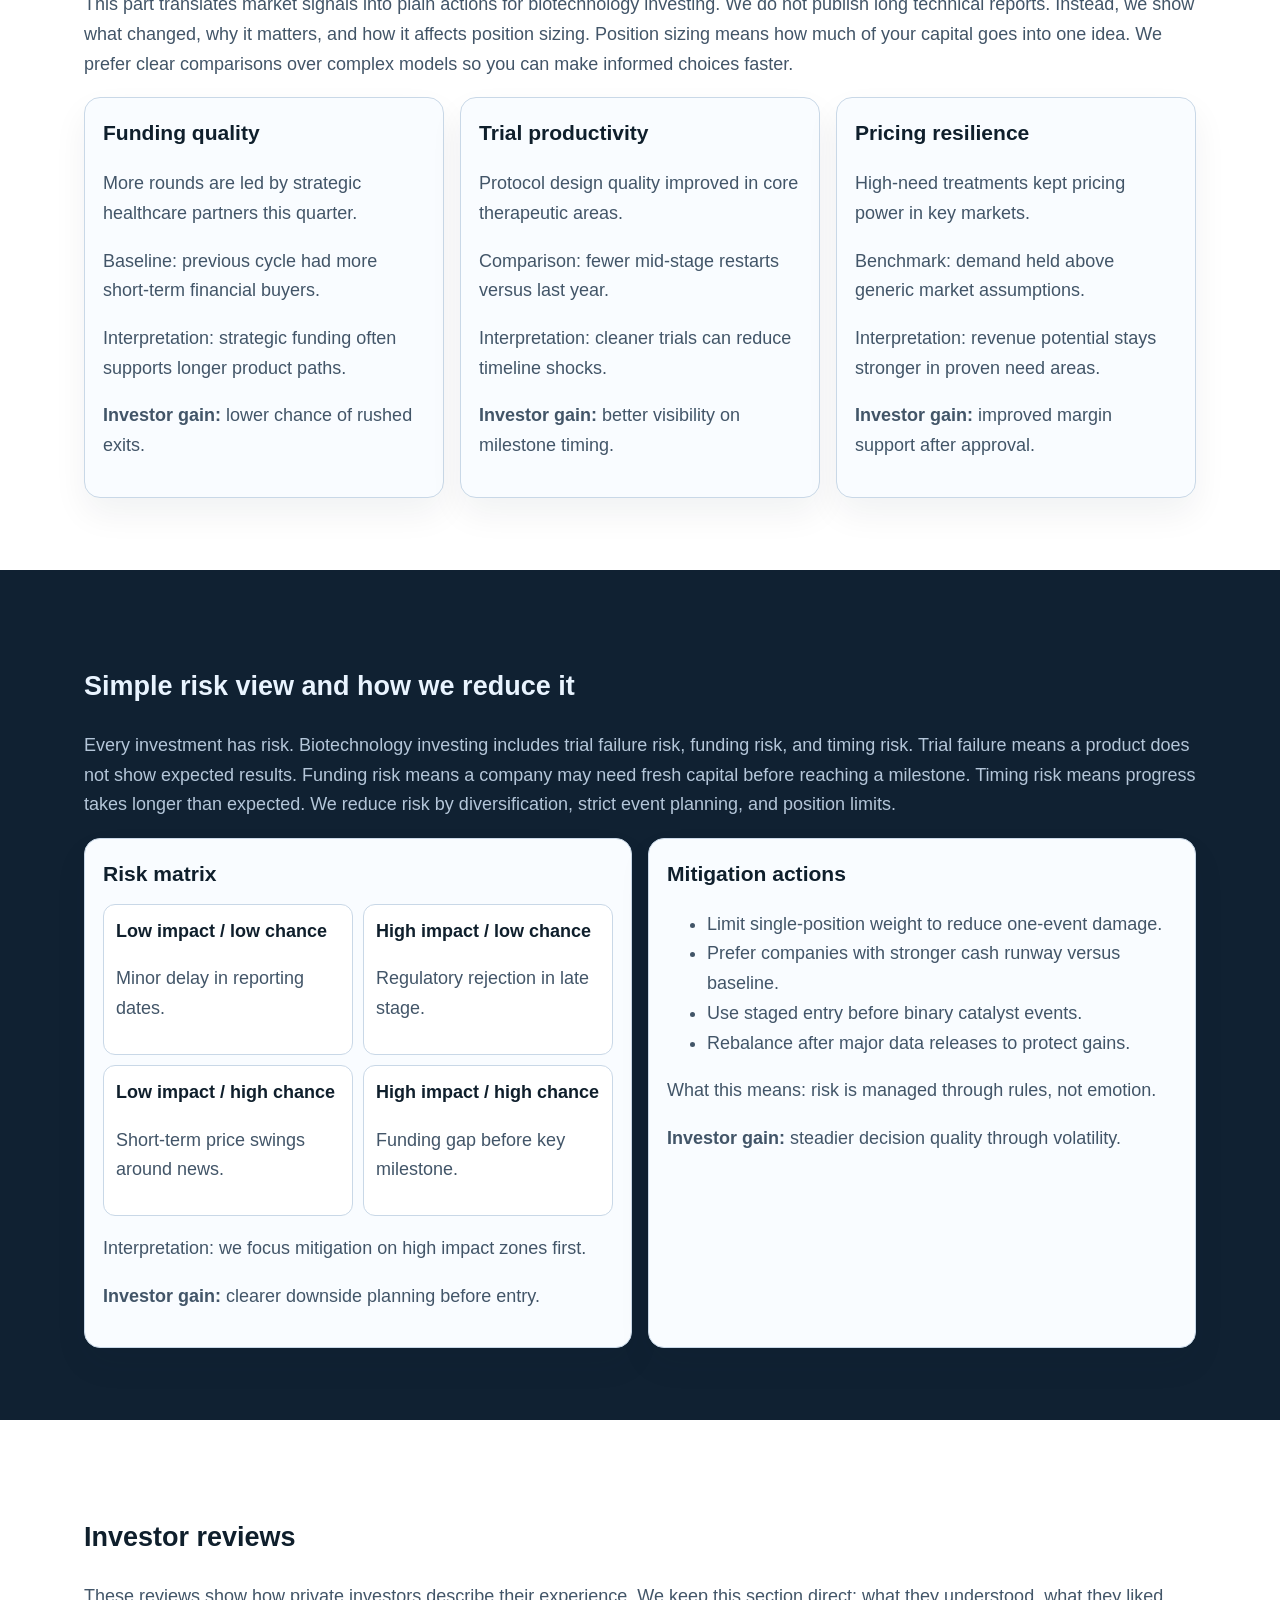
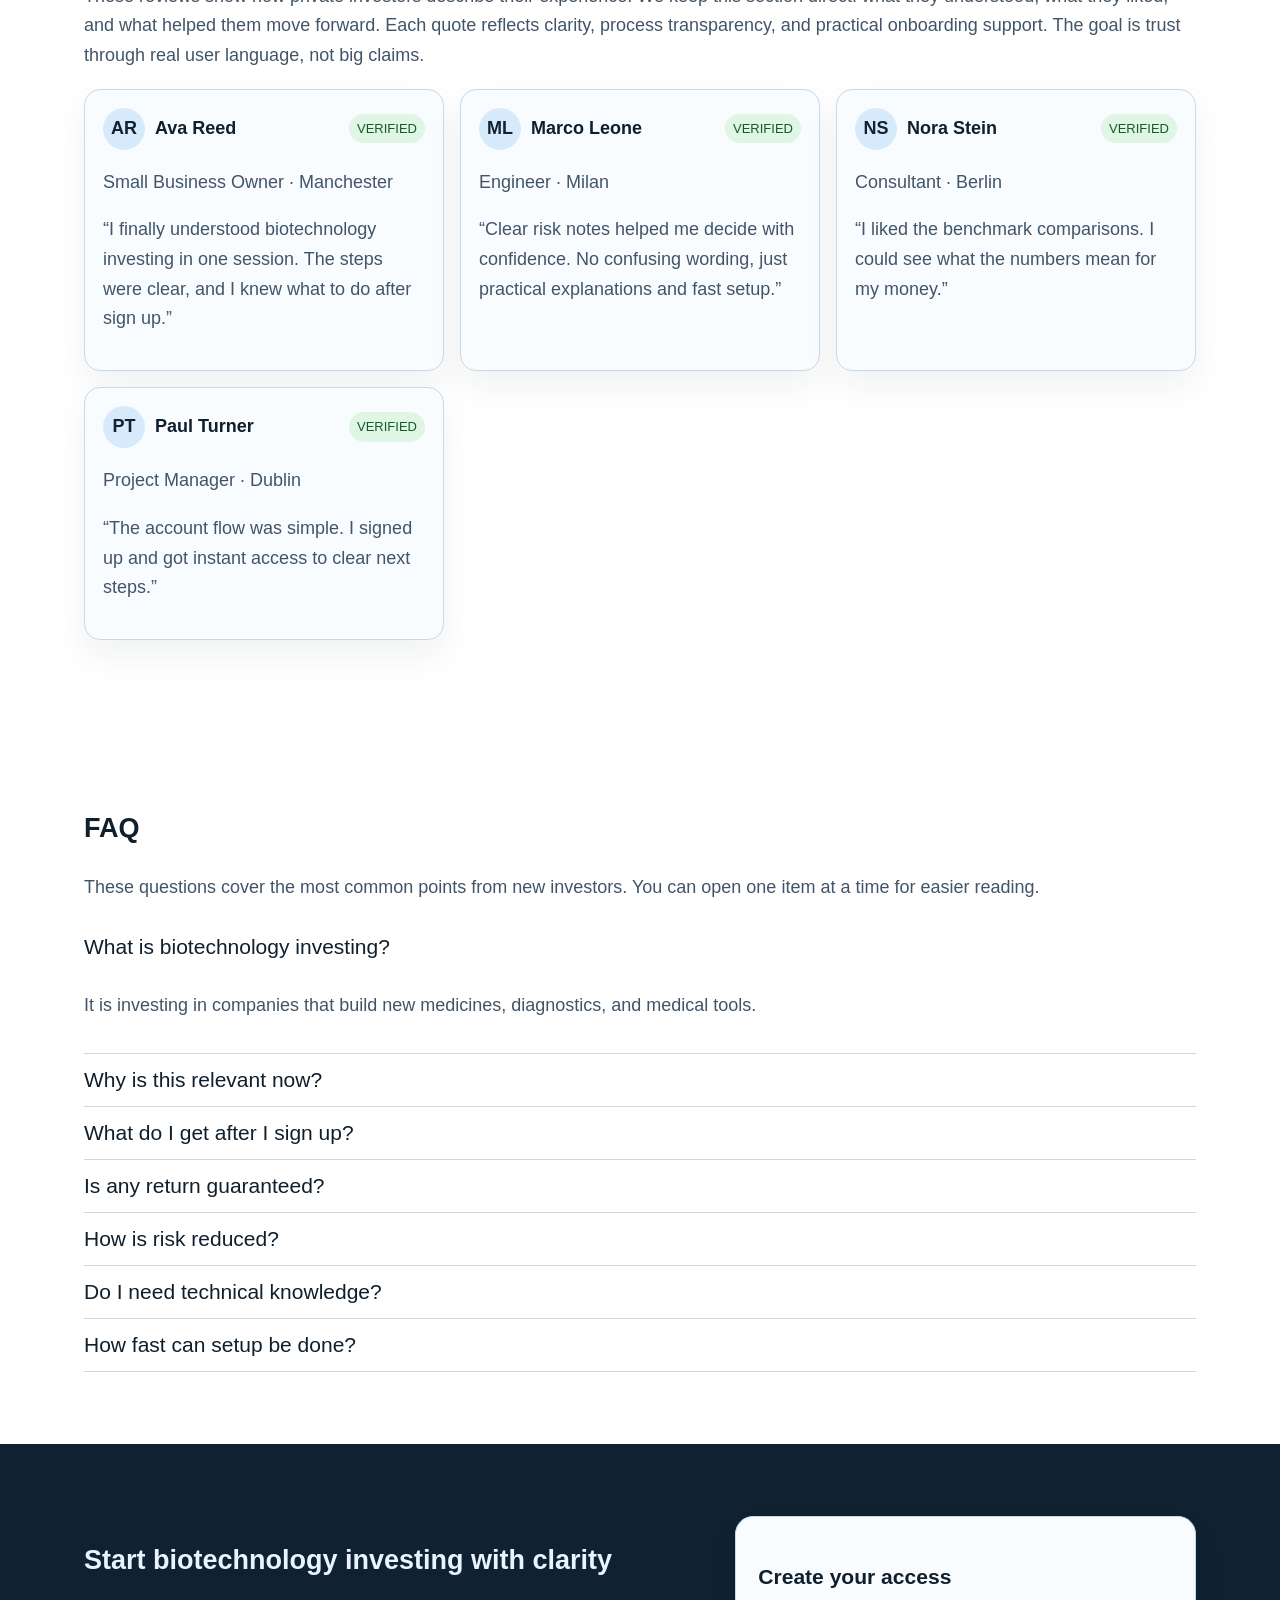
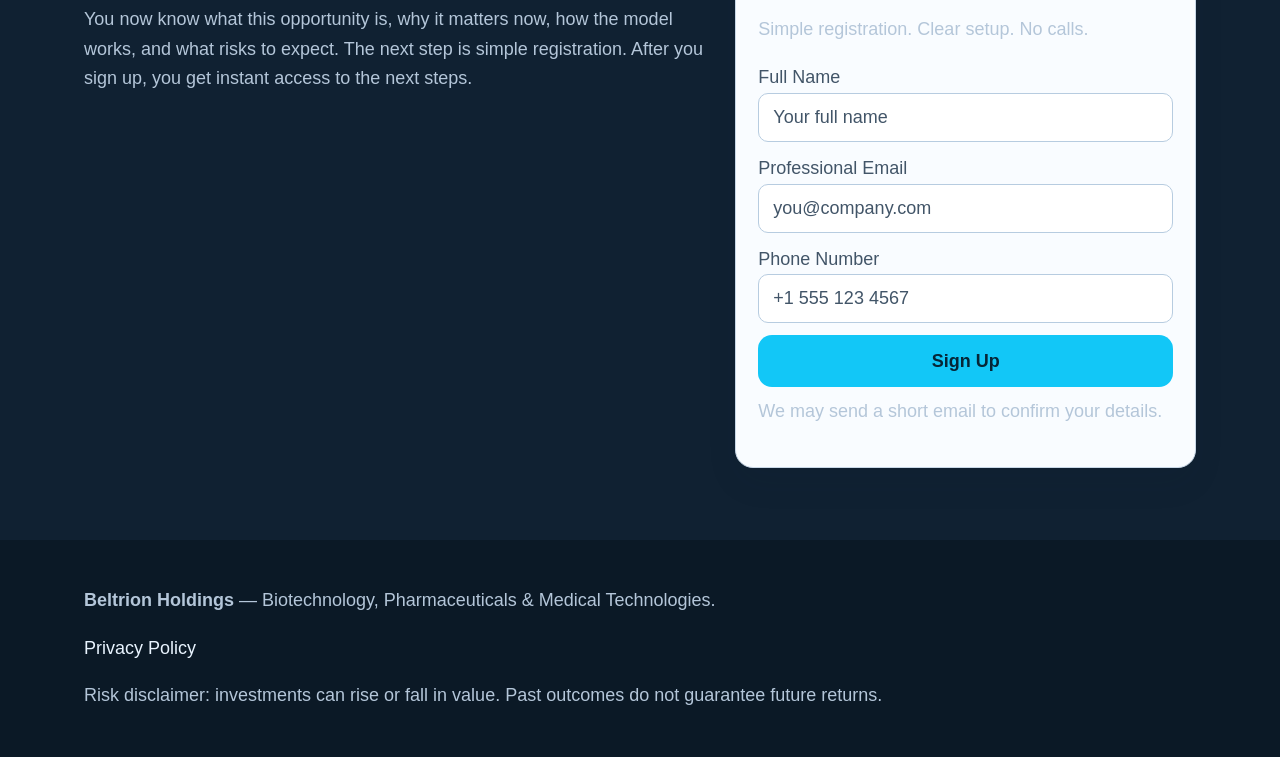
<file: sk/index.html>
<!doctype html>
<html lang="en">
<head>
  <meta charset="utf-8">
  <meta name="viewport" content="width=device-width, initial-scale=1">
  <title>Beltrion Holdings | Biotechnology investing for private investors | Slovak</title>
  <meta name="description" content="Beltrion Holdings explains biotechnology investing in simple English with clear steps, risks, and sign up flow for private investors (Slovak page).">
  <link rel="canonical" href="../index.html">
  <link rel="alternate" hreflang="en" href="../index.html">
<link rel="alternate" hreflang="de" href="../de/index.html">
<link rel="alternate" hreflang="fr" href="../fr/index.html">
<link rel="alternate" hreflang="es" href="../es/index.html">
<link rel="alternate" hreflang="it" href="../it/index.html">
<link rel="alternate" hreflang="tr" href="../tr/index.html">
<link rel="alternate" hreflang="pt" href="../pt/index.html">
<link rel="alternate" hreflang="ja" href="../jp/index.html">
<link rel="alternate" hreflang="sk" href="../sk/index.html">
<link rel="alternate" hreflang="nl-BE" href="../be/index.html">
<link rel="alternate" hreflang="x-default" href="../index.html">
  <meta property="og:title" content="Beltrion Holdings | Biotechnology investing for private investors | Slovak">
  <meta property="og:description" content="Beltrion Holdings explains biotechnology investing in simple English with clear steps, risks, and sign up flow for private investors (Slovak page).">
  <meta property="og:type" content="website">
  <meta property="og:url" content="../index.html">
  <meta name="twitter:card" content="summary_large_image">
  <meta name="twitter:title" content="Beltrion Holdings | Biotechnology investing for private investors | Slovak">
  <meta name="twitter:description" content="Beltrion Holdings explains biotechnology investing in simple English with clear steps, risks, and sign up flow for private investors (Slovak page).">
  <link rel="stylesheet" href="../assets/style.css">
</head>
<body>
<header class="site-header">
  <div class="container header-inner">
    <a class="brand" href="../index.html">Beltrion Holdings</a>
    <nav class="main-nav" aria-label="Main">
      <a href="#why">Why Market</a><a href="#model">Model</a><a href="#process">Process</a><a href="#risk">Risk</a><a href="#faq">FAQ</a>
    </nav>
    <div class="header-actions">
      <div class="lang-switcher">
        <button class="lang-trigger" data-lang-trigger aria-haspopup="true" aria-expanded="false">Slovak</button>
        <div class="lang-menu" data-lang-menu><a href="../index.html"><svg class="flag" viewBox="0 0 20 20"><circle cx="10" cy="10" r="10" fill="#0a53a8"/><text x="10" y="13" text-anchor="middle" font-size="7" fill="#fff">GB</text></svg>English</a>
<a href="../de/index.html"><svg class="flag" viewBox="0 0 20 20"><circle cx="10" cy="10" r="10" fill="#111"/><text x="10" y="13" text-anchor="middle" font-size="7" fill="#fff">DE</text></svg>Deutsch</a>
<a href="../fr/index.html"><svg class="flag" viewBox="0 0 20 20"><circle cx="10" cy="10" r="10" fill="#1543b8"/><text x="10" y="13" text-anchor="middle" font-size="7" fill="#fff">FR</text></svg>Français</a>
<a href="../es/index.html"><svg class="flag" viewBox="0 0 20 20"><circle cx="10" cy="10" r="10" fill="#b4342e"/><text x="10" y="13" text-anchor="middle" font-size="7" fill="#fff">ES</text></svg>Español</a>
<a href="../it/index.html"><svg class="flag" viewBox="0 0 20 20"><circle cx="10" cy="10" r="10" fill="#2d8d56"/><text x="10" y="13" text-anchor="middle" font-size="7" fill="#fff">IT</text></svg>Italiano</a>
<a href="../tr/index.html"><svg class="flag" viewBox="0 0 20 20"><circle cx="10" cy="10" r="10" fill="#b11722"/><text x="10" y="13" text-anchor="middle" font-size="7" fill="#fff">TR</text></svg>Türkçe</a>
<a href="../pt/index.html"><svg class="flag" viewBox="0 0 20 20"><circle cx="10" cy="10" r="10" fill="#15613b"/><text x="10" y="13" text-anchor="middle" font-size="7" fill="#fff">PT</text></svg>Português</a>
<a href="../jp/index.html"><svg class="flag" viewBox="0 0 20 20"><circle cx="10" cy="10" r="10" fill="#fff"/><text x="10" y="13" text-anchor="middle" font-size="7" fill="#b30022">JP</text></svg>日本語</a>
<a href="../sk/index.html"><svg class="flag" viewBox="0 0 20 20"><circle cx="10" cy="10" r="10" fill="#2f5db2"/><text x="10" y="13" text-anchor="middle" font-size="7" fill="#fff">SK</text></svg>Slovak</a>
<a href="../be/index.html"><svg class="flag" viewBox="0 0 20 20"><circle cx="10" cy="10" r="10" fill="#1f1f1f"/><text x="10" y="13" text-anchor="middle" font-size="7" fill="#ffd54f">BE</text></svg>Nederlands (BE)</a></div>
      </div>
      <a href="#signup-final" class="btn btn-primary">Sign Up</a>
    </div>
    <button class="menu-toggle" data-open-drawer aria-label="Open menu">☰</button>
  </div>
</header>

<div class="mobile-drawer" data-drawer>
  <div class="drawer-panel" role="dialog" aria-modal="true" aria-label="Mobile menu">
    <div class="drawer-header"><strong>Menu</strong><button data-close-drawer aria-label="Close menu">✕</button></div>
    <p><a href="#why">Why Market</a></p><p><a href="#model">Model</a></p><p><a href="#process">Process</a></p><p><a href="#risk">Risk</a></p><p><a href="#faq">FAQ</a></p>
    <div class="lang-switcher"><button class="lang-trigger">Slovak</button><div class="lang-menu open"><a href="../index.html"><svg class="flag" viewBox="0 0 20 20"><circle cx="10" cy="10" r="10" fill="#0a53a8"/><text x="10" y="13" text-anchor="middle" font-size="7" fill="#fff">GB</text></svg>English</a>
<a href="../de/index.html"><svg class="flag" viewBox="0 0 20 20"><circle cx="10" cy="10" r="10" fill="#111"/><text x="10" y="13" text-anchor="middle" font-size="7" fill="#fff">DE</text></svg>Deutsch</a>
<a href="../fr/index.html"><svg class="flag" viewBox="0 0 20 20"><circle cx="10" cy="10" r="10" fill="#1543b8"/><text x="10" y="13" text-anchor="middle" font-size="7" fill="#fff">FR</text></svg>Français</a>
<a href="../es/index.html"><svg class="flag" viewBox="0 0 20 20"><circle cx="10" cy="10" r="10" fill="#b4342e"/><text x="10" y="13" text-anchor="middle" font-size="7" fill="#fff">ES</text></svg>Español</a>
<a href="../it/index.html"><svg class="flag" viewBox="0 0 20 20"><circle cx="10" cy="10" r="10" fill="#2d8d56"/><text x="10" y="13" text-anchor="middle" font-size="7" fill="#fff">IT</text></svg>Italiano</a>
<a href="../tr/index.html"><svg class="flag" viewBox="0 0 20 20"><circle cx="10" cy="10" r="10" fill="#b11722"/><text x="10" y="13" text-anchor="middle" font-size="7" fill="#fff">TR</text></svg>Türkçe</a>
<a href="../pt/index.html"><svg class="flag" viewBox="0 0 20 20"><circle cx="10" cy="10" r="10" fill="#15613b"/><text x="10" y="13" text-anchor="middle" font-size="7" fill="#fff">PT</text></svg>Português</a>
<a href="../jp/index.html"><svg class="flag" viewBox="0 0 20 20"><circle cx="10" cy="10" r="10" fill="#fff"/><text x="10" y="13" text-anchor="middle" font-size="7" fill="#b30022">JP</text></svg>日本語</a>
<a href="../sk/index.html"><svg class="flag" viewBox="0 0 20 20"><circle cx="10" cy="10" r="10" fill="#2f5db2"/><text x="10" y="13" text-anchor="middle" font-size="7" fill="#fff">SK</text></svg>Slovak</a>
<a href="../be/index.html"><svg class="flag" viewBox="0 0 20 20"><circle cx="10" cy="10" r="10" fill="#1f1f1f"/><text x="10" y="13" text-anchor="middle" font-size="7" fill="#ffd54f">BE</text></svg>Nederlands (BE)</a></div></div>
    <p><a href="#signup-final" class="btn btn-primary">Sign Up</a></p>
  </div>
</div>

<main>
<section class="section dark">
  <div class="container hero-grid reveal">
    <div>
      <h1>Biotechnology investing for private investors</h1>
      <p class="hero-intro">Beltrion Holdings gives private investors a clear way to access biotechnology investing. This is an investment approach focused on biotech, pharma, and medical technology companies that solve real health problems. Why now? Demand for new treatments is rising, approval speed is improving, and medical tools are moving faster from lab to market. Here is what you get: simple entry steps, clear risk notes, and transparent performance context. After you sign up, you get instant access to the next steps.</p>
      <div class="performance-panel">
        <p class="performance-title">Historical outcome range during favorable periods</p>
        <div class="perf-grid">
          <div class="perf-item"><div class="perf-value">8–15%</div><div class="perf-label">Monthly range</div></div>
          <div class="perf-item"><div class="perf-value">80–200%</div><div class="perf-label">Annual range</div></div>
        </div>
        <p class="perf-note">Returns depend on market conditions. Not guaranteed.</p>
      </div>
    </div>
    <form class="form-card" id="signup-hero">
      <h3 class="form-title">Open your investor account</h3>
      <p class="form-sub">Start now with one short form and clear onboarding.</p>
      <div class="form-stack">
        <label>Full Name<input type="text" placeholder="Your full name" required></label>
        <label>Professional Email<input type="email" placeholder="you@company.com" required></label>
        <label>Phone Number<input type="tel" placeholder="+1 555 123 4567" required></label>
        <button class="btn btn-primary" type="submit">Sign Up</button>
      </div>
      <p class="form-note">We may send a short email to confirm your details.</p>
    </form>
  </div>
</section>

<section class="section light kpi-strip"><div class="container reveal"><h2>What this opportunity offers</h2><p>Biotechnology investing can feel complex, so we show the core numbers in plain language. A pipeline means the list of products moving through test stages. Diversification means spreading investments so one setback has less impact. Time to milestone means how soon a company may reach a major value event. These points help investors compare opportunities quickly and with confidence.</p><div class="grid-4"><article class="card"><h3>42</h3><p>Active pipeline positions in biotech, pharma, and medtech.</p><p><strong>Investor gain:</strong> broader exposure lowers single-company pressure.</p></article><article class="card"><h3>3 regions</h3><p>North America, Europe, and Asia healthcare innovation access.</p><p><strong>Investor gain:</strong> more opportunities across market cycles.</p></article><article class="card"><h3>18 months</h3><p>Typical holding window during strong product development cycles.</p><p><strong>Investor gain:</strong> clear timing expectations before entry.</p></article><article class="card"><h3>74%</h3><p>Share of targets with near-term catalysts versus market average 49%.</p><p><strong>Investor gain:</strong> higher probability of news-driven revaluation.</p></article></div></div></section>

<section id="why" class="section light"><div class="container reveal"><h2>Why biotechnology investing matters now</h2><p>Healthcare demand is expanding, and many systems are under pressure to deliver better treatment at lower cost. Biotechnology investing matters because new medicines and diagnostic tools can create large value when they solve common problems. Regulation is still strict, but data and trial methods are improving. That can shorten decision cycles in some areas. We watch where demand, science, and reimbursement trends meet. Reimbursement means how health systems pay for approved treatments.</p><div class="grid-3"><article class="card"><h3>Demand trend</h3><p>Aging populations increase demand for chronic disease solutions.</p><p class="muted">Market baseline: healthcare demand grew steadily in the last cycle.</p><p><strong>Investor gain:</strong> sustained demand can support revenue visibility.</p></article><article class="card"><h3>Technology trend</h3><p>AI-assisted discovery reduces early research time in selected programs.</p><p class="muted">Benchmark: discovery timelines are improving versus past methods.</p><p><strong>Investor gain:</strong> faster cycles may improve value realization speed.</p></article><article class="card"><h3>Capital trend</h3><p>More strategic partnerships are funding late-stage development steps.</p><p class="muted">Comparison: partnership activity remains above long-run average.</p><p><strong>Investor gain:</strong> shared funding can lower execution pressure.</p></article></div></div></section>

<section id="model" class="section dark"><div class="container reveal"><h2>How the model works in clear steps</h2><p>Here’s how biotechnology investing works through Beltrion Holdings. We focus on companies with practical milestones, clear unmet need, and realistic financing plans. A milestone is a visible event such as trial data or approval progress. We avoid long stories with no near-term triggers. The goal is simple: build a portfolio that balances upside and known risk windows.</p><div class="diagram"><div class="diagram-step"><strong>1. Screen:</strong> Find healthcare problems with strong demand and clear pricing paths.</div><div class="diagram-step"><strong>2. Select:</strong> Choose companies with funded next milestones and measurable progress.</div><div class="diagram-step"><strong>3. Build:</strong> Spread capital across stages, geographies, and technology classes.</div><div class="diagram-step"><strong>4. Monitor:</strong> Track catalysts and adjust when data changes the story.</div><div class="diagram-step"><strong>5. Decide:</strong> Keep, add, or reduce using transparent rules before major events.</div></div><p>What it means: your capital follows a repeatable process, not guesswork. <strong>Investor gain:</strong> better decision consistency through each cycle.</p></div></section>

<section id="process" class="section light"><div class="container reveal"><h2>Fast onboarding process</h2><p>We keep setup simple so you can move from interest to action without friction. Each stage tells you what to do next and what to expect. No calls and no complex paperwork journey. You can complete each task in your account with clear prompts. The process is designed for people who want clarity, speed, and control.</p><div class="process-steps"><div class="process-step"><span class="process-time">Minute 5</span><span>Sign up and verify email.</span></div><div class="process-step"><span class="process-time">Hour 1–6</span><span>Review options and set your plan.</span></div><div class="process-step"><span class="process-time">Hour 6–12</span><span>Confirm profile details and funding route.</span></div><div class="process-step"><span class="process-time">Hour 12–24</span><span>Activate account and view live dashboard.</span></div></div><p class="process-proof">Most people finish setup in 24 hours.</p><p>After you sign up, you will see a clear setup checklist.</p></div></section>

<section class="section dark"><div class="container reveal"><h2>Metrics that connect to money outcomes</h2><p>Numbers only matter when they answer a practical question: what can change value and when? This section compares our target profile with a broad market baseline so you can see how biotechnology investing decisions are framed. Catalyst density means how many meaningful events are expected in a period. Cash runway means how long a company can operate before raising more capital.</p><div class="grid-2"><article class="card compare-bars"><h3>Portfolio profile vs market baseline</h3><div class="row"><p>Catalyst density (target 6, market 3)</p><div class="bar-track"><span class="bar-a" style="width:80%"></span></div><div class="bar-track"><span class="bar-b" style="width:40%"></span></div></div><div class="row"><p>Cash runway (target 22 months, market 14 months)</p><div class="bar-track"><span class="bar-a" style="width:78%"></span></div><div class="bar-track"><span class="bar-b" style="width:50%"></span></div></div><p><strong>Investor gain:</strong> stronger runway and catalysts can reduce forced exits.</p><div class="legend"><span>Accent A = Beltrion target</span><span>Accent B = Market average</span></div></article><article class="card"><h3>Value trigger distribution</h3><div class="ring-wrap"><div class="ring-card"><div class="ring" style="--value:72%" data-label="72%"></div><p>Clinical milestones</p></div><div class="ring-card"><div class="ring" style="--value:61%" data-label="61%"></div><p>Commercial launch cues</p></div><div class="ring-card"><div class="ring" style="--value:54%" data-label="54%"></div><p>Strategic deal flow</p></div></div><p>Interpretation: multiple trigger types spread timing risk across the cycle.</p><p><strong>Investor gain:</strong> more than one path to potential upside.</p></article></div></div></section>

<section class="section light"><div class="container reveal"><h2>Insights from the current cycle</h2><p>This part translates market signals into plain actions for biotechnology investing. We do not publish long technical reports. Instead, we show what changed, why it matters, and how it affects position sizing. Position sizing means how much of your capital goes into one idea. We prefer clear comparisons over complex models so you can make informed choices faster.</p><div class="grid-3"><article class="card"><h3>Funding quality</h3><p>More rounds are led by strategic healthcare partners this quarter.</p><p class="muted">Baseline: previous cycle had more short-term financial buyers.</p><p>Interpretation: strategic funding often supports longer product paths.</p><p><strong>Investor gain:</strong> lower chance of rushed exits.</p></article><article class="card"><h3>Trial productivity</h3><p>Protocol design quality improved in core therapeutic areas.</p><p class="muted">Comparison: fewer mid-stage restarts versus last year.</p><p>Interpretation: cleaner trials can reduce timeline shocks.</p><p><strong>Investor gain:</strong> better visibility on milestone timing.</p></article><article class="card"><h3>Pricing resilience</h3><p>High-need treatments kept pricing power in key markets.</p><p class="muted">Benchmark: demand held above generic market assumptions.</p><p>Interpretation: revenue potential stays stronger in proven need areas.</p><p><strong>Investor gain:</strong> improved margin support after approval.</p></article></div></div></section>

<section id="risk" class="section dark"><div class="container reveal"><h2>Simple risk view and how we reduce it</h2><p>Every investment has risk. Biotechnology investing includes trial failure risk, funding risk, and timing risk. Trial failure means a product does not show expected results. Funding risk means a company may need fresh capital before reaching a milestone. Timing risk means progress takes longer than expected. We reduce risk by diversification, strict event planning, and position limits.</p><div class="grid-2"><article class="card"><h3>Risk matrix</h3><div class="matrix"><div><strong>Low impact / low chance</strong><p>Minor delay in reporting dates.</p></div><div><strong>High impact / low chance</strong><p>Regulatory rejection in late stage.</p></div><div><strong>Low impact / high chance</strong><p>Short-term price swings around news.</p></div><div><strong>High impact / high chance</strong><p>Funding gap before key milestone.</p></div></div><p>Interpretation: we focus mitigation on high impact zones first.</p><p><strong>Investor gain:</strong> clearer downside planning before entry.</p></article><article class="card"><h3>Mitigation actions</h3><ul><li>Limit single-position weight to reduce one-event damage.</li><li>Prefer companies with stronger cash runway versus baseline.</li><li>Use staged entry before binary catalyst events.</li><li>Rebalance after major data releases to protect gains.</li></ul><p>What this means: risk is managed through rules, not emotion.</p><p><strong>Investor gain:</strong> steadier decision quality through volatility.</p></article></div></div></section>

<section class="section light"><div class="container reveal"><h2>Investor reviews</h2><p>These reviews show how private investors describe their experience. We keep this section direct: what they understood, what they liked, and what helped them move forward. Each quote reflects clarity, process transparency, and practical onboarding support. The goal is trust through real user language, not big claims.</p><div class="grid-2"><article class="card"><div class="review-head"><div class="avatar">AR</div><strong>Ava Reed</strong><span class="verified">VERIFIED</span></div><p class="muted">Small Business Owner · Manchester</p><p>“I finally understood biotechnology investing in one session. The steps were clear, and I knew what to do after sign up.”</p></article><article class="card"><div class="review-head"><div class="avatar">ML</div><strong>Marco Leone</strong><span class="verified">VERIFIED</span></div><p class="muted">Engineer · Milan</p><p>“Clear risk notes helped me decide with confidence. No confusing wording, just practical explanations and fast setup.”</p></article><article class="card"><div class="review-head"><div class="avatar">NS</div><strong>Nora Stein</strong><span class="verified">VERIFIED</span></div><p class="muted">Consultant · Berlin</p><p>“I liked the benchmark comparisons. I could see what the numbers mean for my money.”</p></article><article class="card"><div class="review-head"><div class="avatar">PT</div><strong>Paul Turner</strong><span class="verified">VERIFIED</span></div><p class="muted">Project Manager · Dublin</p><p>“The account flow was simple. I signed up and got instant access to clear next steps.”</p></article></div></div></section>

<section id="faq" class="section light"><div class="container reveal"><h2>FAQ</h2><p>These questions cover the most common points from new investors. You can open one item at a time for easier reading.</p><div class="faq-list"><div class="faq-item open"><button class="faq-q">What is biotechnology investing?</button><div class="faq-answer"><p>It is investing in companies that build new medicines, diagnostics, and medical tools.</p></div></div><div class="faq-item"><button class="faq-q">Why is this relevant now?</button><div class="faq-answer"><p>Healthcare demand is rising and innovation cycles are moving faster in key areas.</p></div></div><div class="faq-item"><button class="faq-q">What do I get after I sign up?</button><div class="faq-answer"><p>After you sign up, you can review the options and choose what to do next.</p></div></div><div class="faq-item"><button class="faq-q">Is any return guaranteed?</button><div class="faq-answer"><p>No. Returns depend on market conditions, company progress, and timing.</p></div></div><div class="faq-item"><button class="faq-q">How is risk reduced?</button><div class="faq-answer"><p>Through diversification, position limits, and milestone-based monitoring.</p></div></div><div class="faq-item"><button class="faq-q">Do I need technical knowledge?</button><div class="faq-answer"><p>No. We explain key terms in plain language and keep steps simple.</p></div></div><div class="faq-item"><button class="faq-q">How fast can setup be done?</button><div class="faq-answer"><p>Most people finish setup in 24 hours with the account checklist.</p></div></div></div></div></section>

<section id="signup-final" class="section dark"><div class="container hero-grid reveal"><div><h2>Start biotechnology investing with clarity</h2><p>You now know what this opportunity is, why it matters now, how the model works, and what risks to expect. The next step is simple registration. After you sign up, you get instant access to the next steps.</p></div><form class="form-card"><h3 class="form-title">Create your access</h3><p class="form-sub">Simple registration. Clear setup. No calls.</p><div class="form-stack"><label>Full Name<input type="text" placeholder="Your full name" required></label><label>Professional Email<input type="email" placeholder="you@company.com" required></label><label>Phone Number<input type="tel" placeholder="+1 555 123 4567" required></label><button class="btn btn-primary" type="submit">Sign Up</button></div><p class="form-note">We may send a short email to confirm your details.</p></form></div></section>
</main>

<footer class="site-footer"><div class="container"><p><strong>Beltrion Holdings</strong> — Biotechnology, Pharmaceuticals & Medical Technologies.</p><p><a href="#" data-open-modal>Privacy Policy</a></p><p>Risk disclaimer: investments can rise or fall in value. Past outcomes do not guarantee future returns.</p></div></footer>

<div class="modal" data-modal><div class="modal-box" role="dialog" aria-modal="true" aria-label="Privacy Policy"><div class="modal-head"><h3>Privacy Policy</h3><button data-close-modal aria-label="Close policy">✕</button></div><div class="modal-body"><h4>Introduction</h4><p>We explain data use in plain language so you can make informed choices.</p><h4>Data collection</h4><p>We collect name, email, phone, and account activity needed for onboarding.</p><h4>Legal basis</h4><p>We process data to deliver requested services and meet legal obligations.</p><h4>Cookies</h4><p>Cookies keep your session secure and help us improve page performance.</p><h4>Retention</h4><p>We keep data only as long as needed for service and legal records.</p><h4>Third-party sharing</h4><p>We share limited data with trusted providers for hosting and communication.</p><h4>Security</h4><p>We use access controls, monitoring, and encryption to protect personal data.</p><h4>User rights</h4><p>You may request access, correction, deletion, or export of your data.</p><h4>International transfers</h4><p>When data crosses borders, we apply contractual safeguards for protection.</p><h4>Industry risk disclosure</h4><p>Healthcare investing carries volatility and timing risk. Returns are never guaranteed.</p><h4>Contact</h4><p>Email privacy@beltrion-holdings.example for data requests or policy questions.</p></div><div class="modal-foot"><button class="btn" data-close-modal>Close</button></div></div></div>

<script type="application/ld+json">{"@context":"https://schema.org","@type":"Organization","name":"Beltrion Holdings","url":"../index.html"}</script>
<script type="application/ld+json">{"@context":"https://schema.org","@type":"WebSite","name":"Beltrion Holdings","url":"../index.html"}</script>
<script type="application/ld+json">{"@context":"https://schema.org","@type":"FAQPage","mainEntity":[{"@type":"Question","name":"What is biotechnology investing?","acceptedAnswer":{"@type":"Answer","text":"It is investing in companies that build medicines, diagnostics, and medical tools."}},{"@type":"Question","name":"What do I get after I sign up?","acceptedAnswer":{"@type":"Answer","text":"After you sign up, you can review the options and choose what to do next."}}]}</script>
<script type="application/ld+json">{"@context":"https://schema.org","@type":"Review","author":{"@type":"Person","name":"Ava Reed"},"reviewBody":"I finally understood biotechnology investing in one session.","itemReviewed":{"@type":"Service","name":"Beltrion Holdings Investor Access"}}</script>
<script src="../assets/app.js" defer></script>
</body>
</html>
</file>
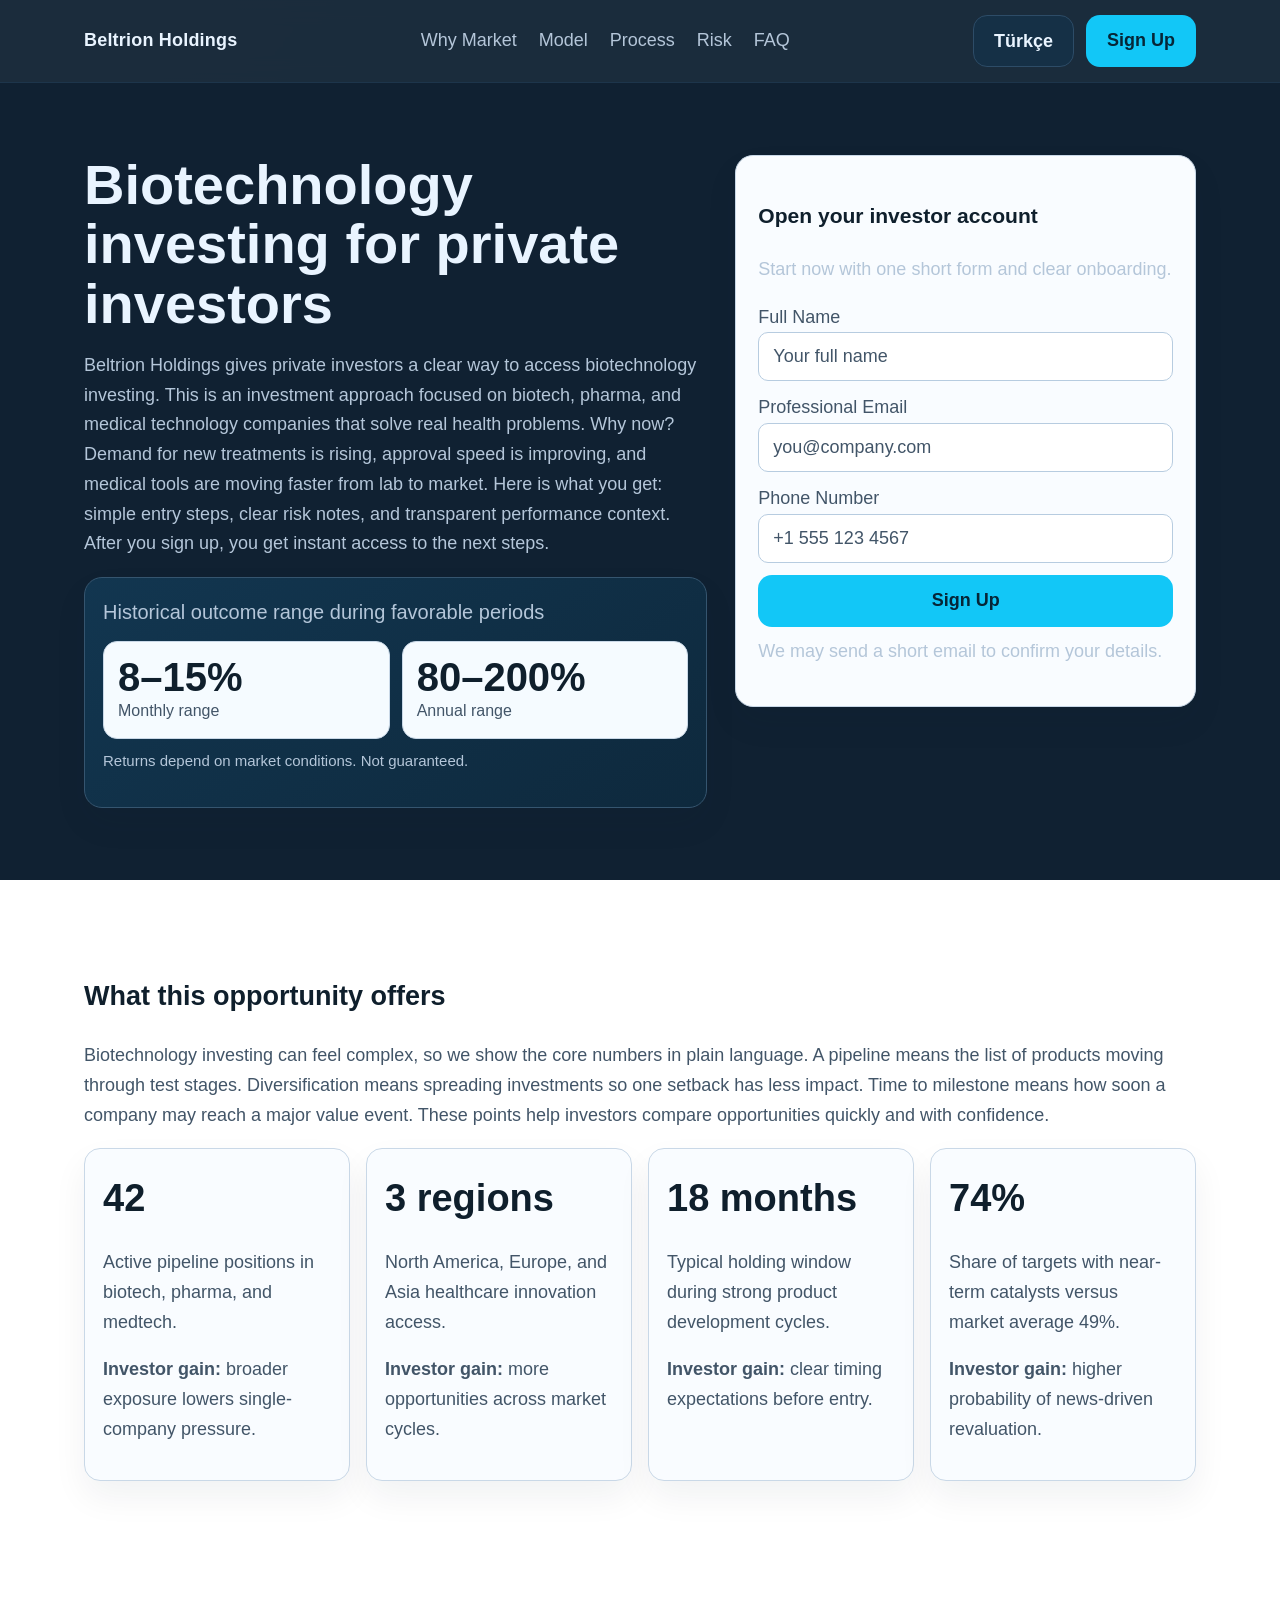
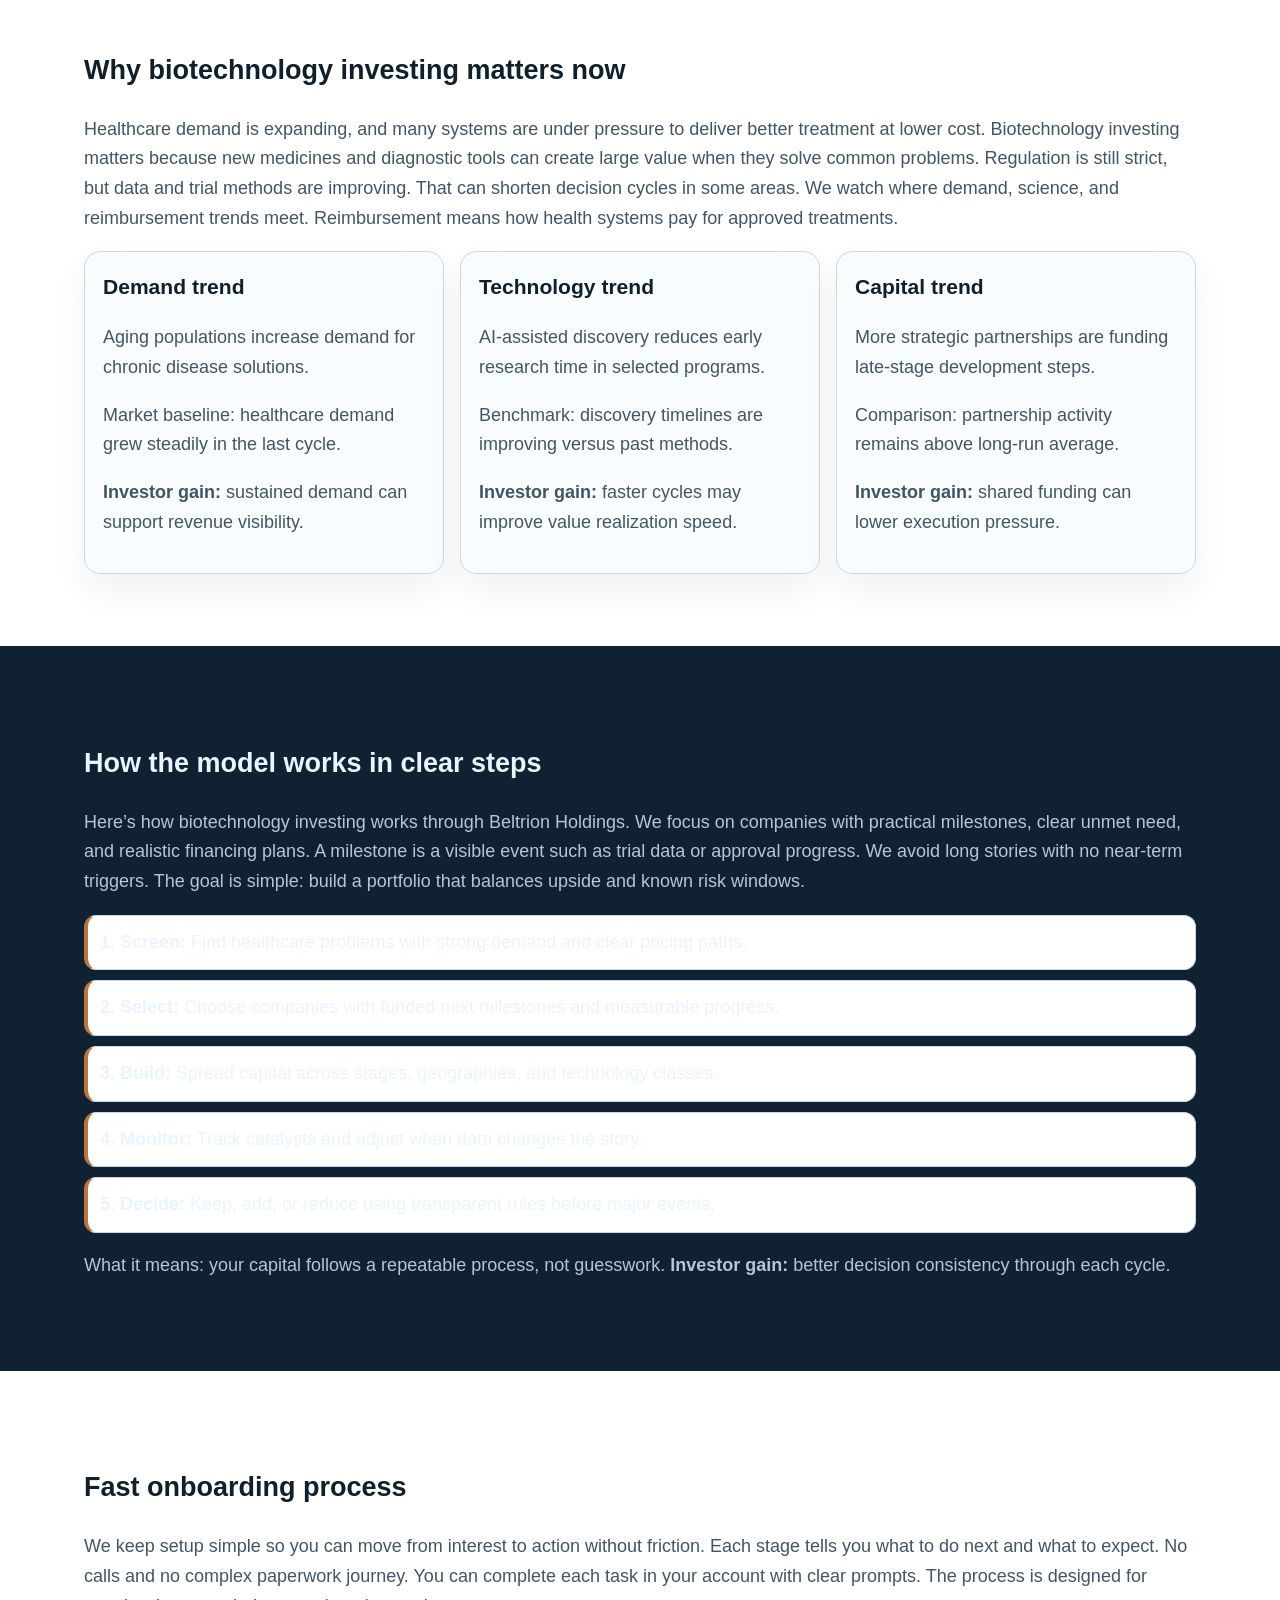
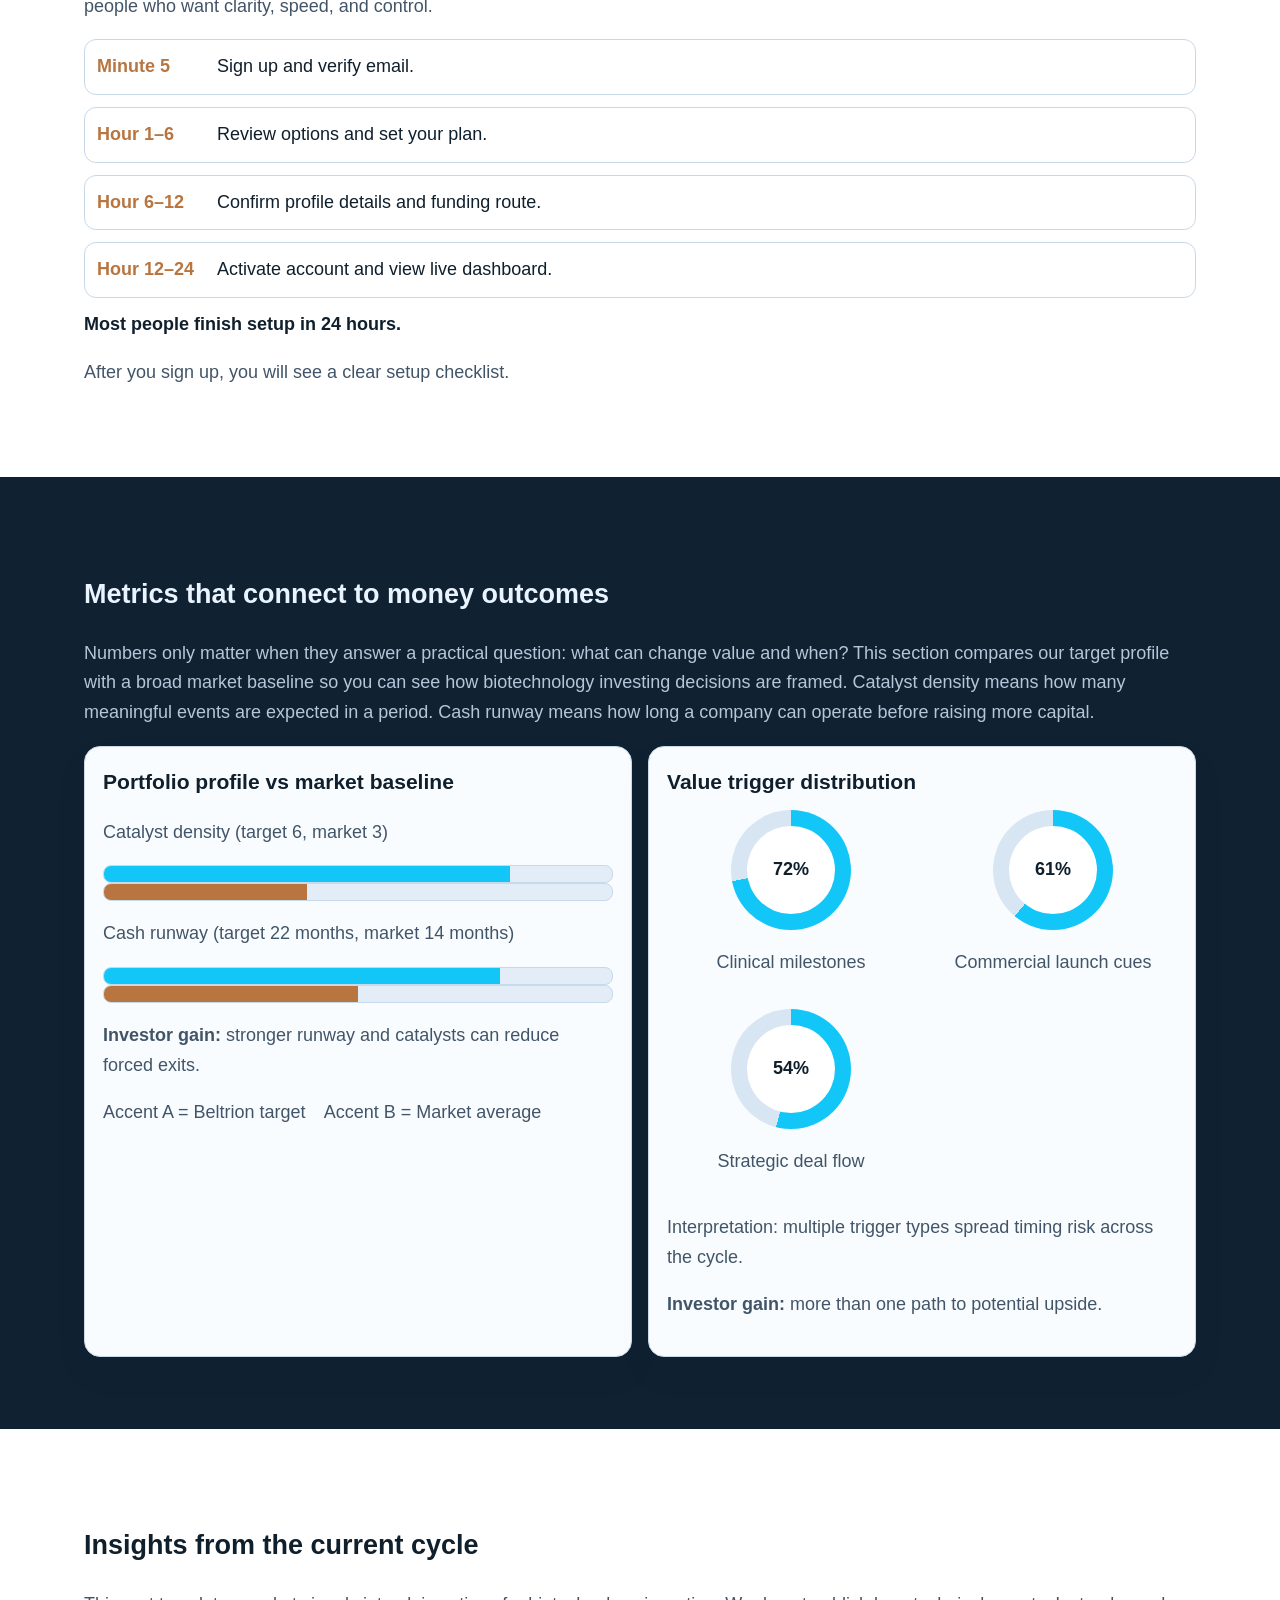
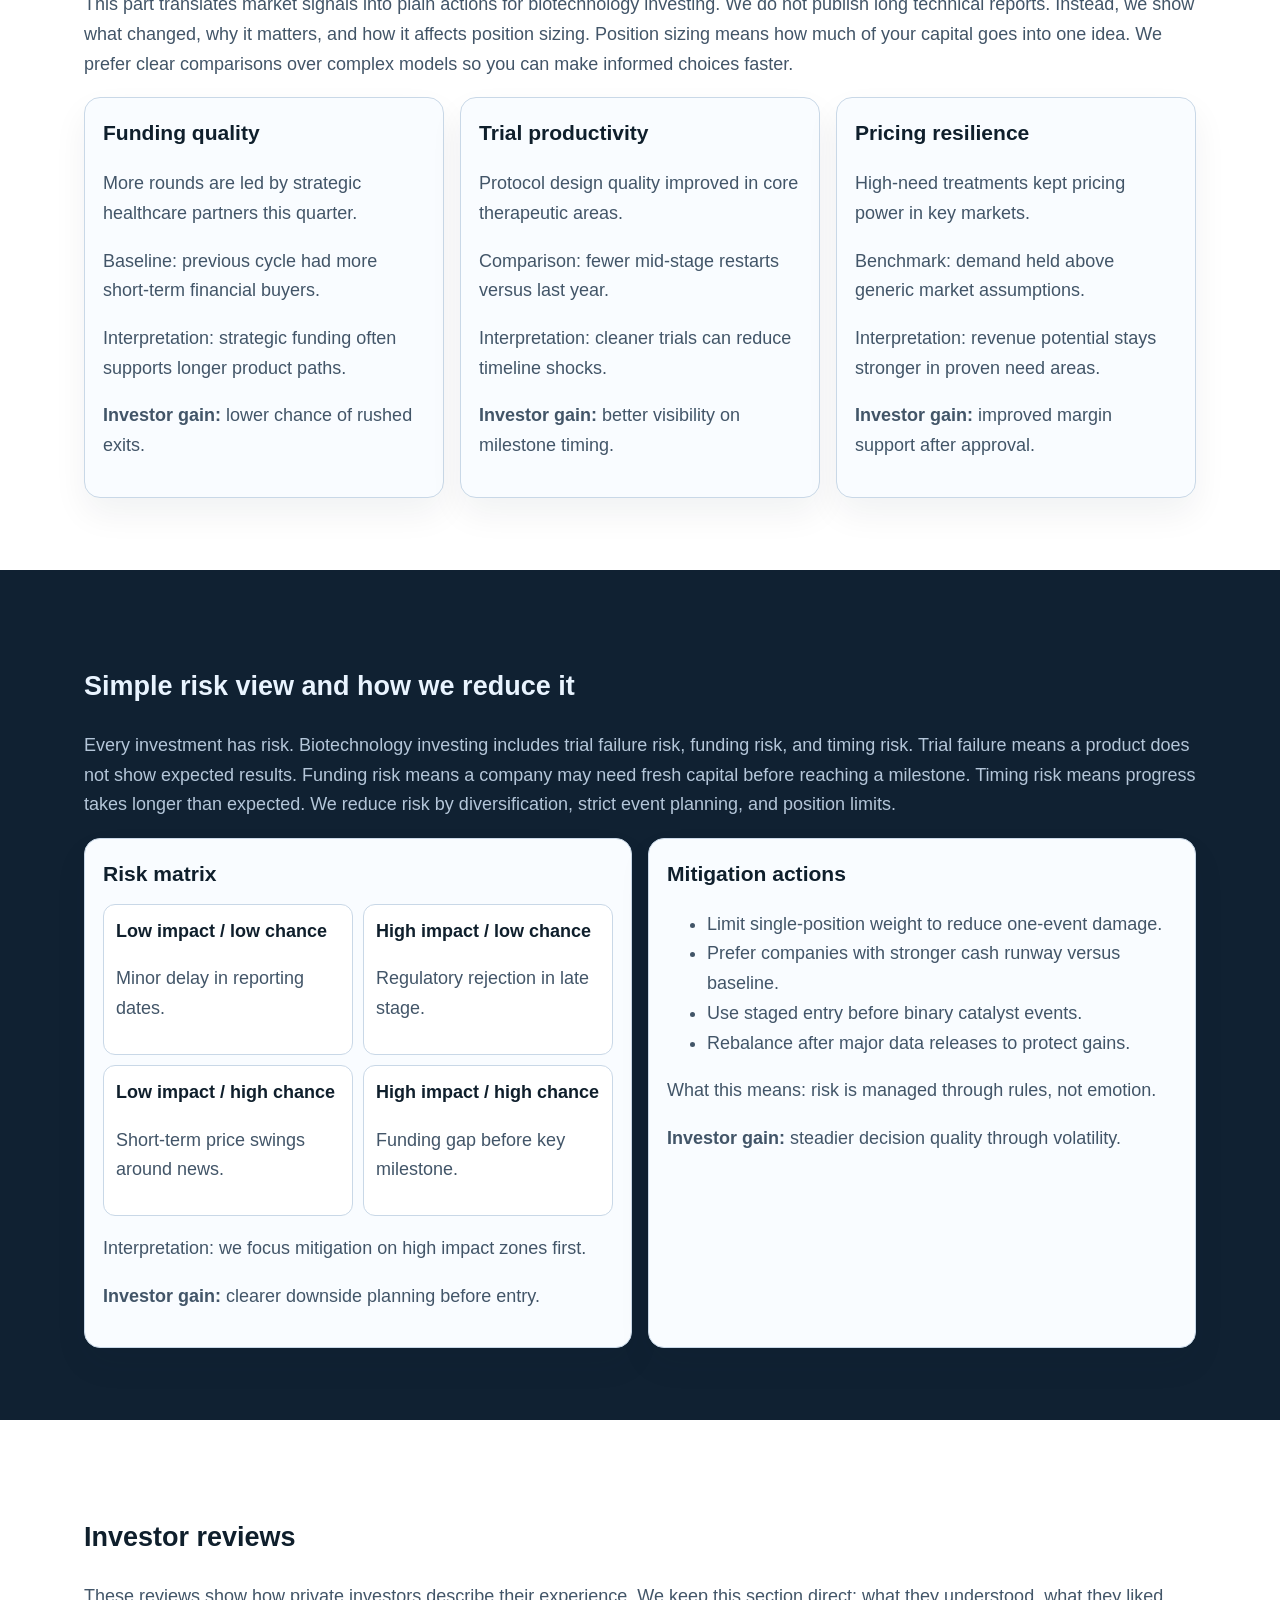
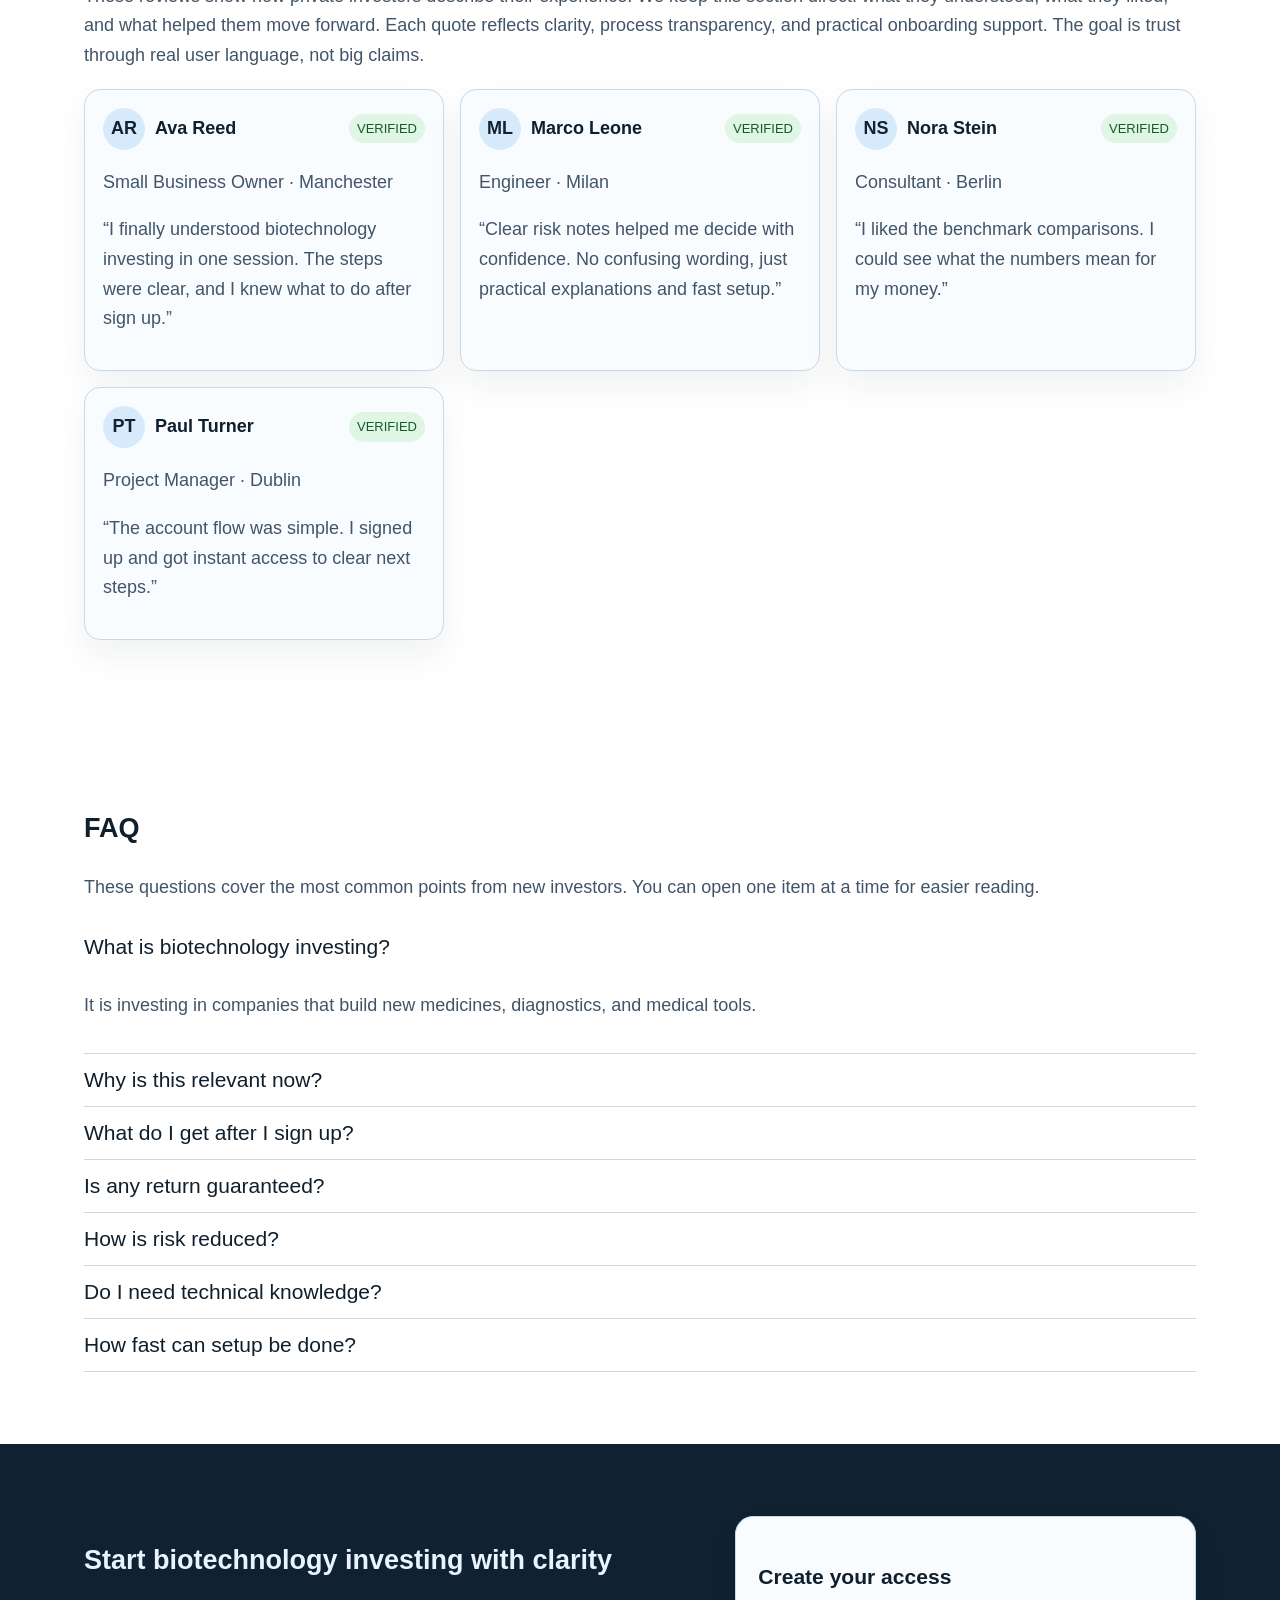
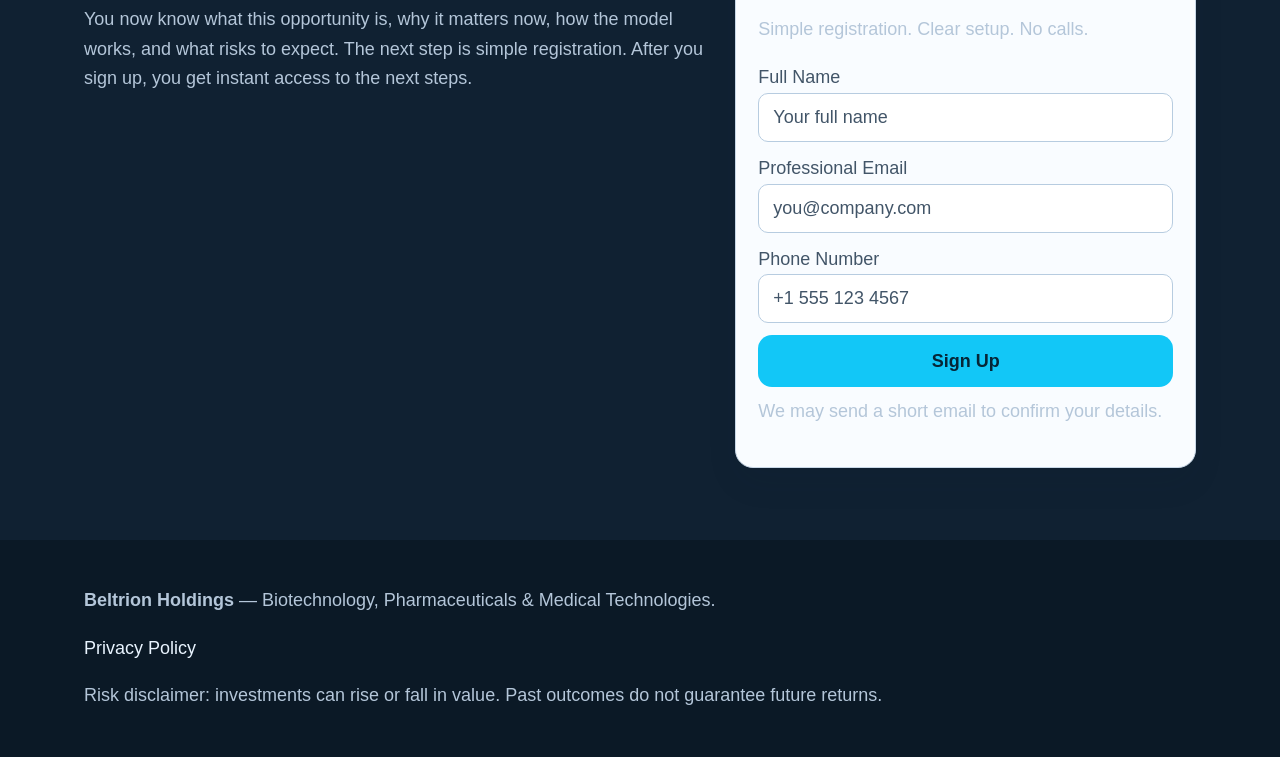
<file: tr/index.html>
<!doctype html>
<html lang="en">
<head>
  <meta charset="utf-8">
  <meta name="viewport" content="width=device-width, initial-scale=1">
  <title>Beltrion Holdings | Biotechnology investing for private investors | Türkçe</title>
  <meta name="description" content="Beltrion Holdings explains biotechnology investing in simple English with clear steps, risks, and sign up flow for private investors (Türkçe page).">
  <link rel="canonical" href="../index.html">
  <link rel="alternate" hreflang="en" href="../index.html">
<link rel="alternate" hreflang="de" href="../de/index.html">
<link rel="alternate" hreflang="fr" href="../fr/index.html">
<link rel="alternate" hreflang="es" href="../es/index.html">
<link rel="alternate" hreflang="it" href="../it/index.html">
<link rel="alternate" hreflang="tr" href="../tr/index.html">
<link rel="alternate" hreflang="pt" href="../pt/index.html">
<link rel="alternate" hreflang="ja" href="../jp/index.html">
<link rel="alternate" hreflang="sk" href="../sk/index.html">
<link rel="alternate" hreflang="nl-BE" href="../be/index.html">
<link rel="alternate" hreflang="x-default" href="../index.html">
  <meta property="og:title" content="Beltrion Holdings | Biotechnology investing for private investors | Türkçe">
  <meta property="og:description" content="Beltrion Holdings explains biotechnology investing in simple English with clear steps, risks, and sign up flow for private investors (Türkçe page).">
  <meta property="og:type" content="website">
  <meta property="og:url" content="../index.html">
  <meta name="twitter:card" content="summary_large_image">
  <meta name="twitter:title" content="Beltrion Holdings | Biotechnology investing for private investors | Türkçe">
  <meta name="twitter:description" content="Beltrion Holdings explains biotechnology investing in simple English with clear steps, risks, and sign up flow for private investors (Türkçe page).">
  <link rel="stylesheet" href="../assets/style.css">
</head>
<body>
<header class="site-header">
  <div class="container header-inner">
    <a class="brand" href="../index.html">Beltrion Holdings</a>
    <nav class="main-nav" aria-label="Main">
      <a href="#why">Why Market</a><a href="#model">Model</a><a href="#process">Process</a><a href="#risk">Risk</a><a href="#faq">FAQ</a>
    </nav>
    <div class="header-actions">
      <div class="lang-switcher">
        <button class="lang-trigger" data-lang-trigger aria-haspopup="true" aria-expanded="false">Türkçe</button>
        <div class="lang-menu" data-lang-menu><a href="../index.html"><svg class="flag" viewBox="0 0 20 20"><circle cx="10" cy="10" r="10" fill="#0a53a8"/><text x="10" y="13" text-anchor="middle" font-size="7" fill="#fff">GB</text></svg>English</a>
<a href="../de/index.html"><svg class="flag" viewBox="0 0 20 20"><circle cx="10" cy="10" r="10" fill="#111"/><text x="10" y="13" text-anchor="middle" font-size="7" fill="#fff">DE</text></svg>Deutsch</a>
<a href="../fr/index.html"><svg class="flag" viewBox="0 0 20 20"><circle cx="10" cy="10" r="10" fill="#1543b8"/><text x="10" y="13" text-anchor="middle" font-size="7" fill="#fff">FR</text></svg>Français</a>
<a href="../es/index.html"><svg class="flag" viewBox="0 0 20 20"><circle cx="10" cy="10" r="10" fill="#b4342e"/><text x="10" y="13" text-anchor="middle" font-size="7" fill="#fff">ES</text></svg>Español</a>
<a href="../it/index.html"><svg class="flag" viewBox="0 0 20 20"><circle cx="10" cy="10" r="10" fill="#2d8d56"/><text x="10" y="13" text-anchor="middle" font-size="7" fill="#fff">IT</text></svg>Italiano</a>
<a href="../tr/index.html"><svg class="flag" viewBox="0 0 20 20"><circle cx="10" cy="10" r="10" fill="#b11722"/><text x="10" y="13" text-anchor="middle" font-size="7" fill="#fff">TR</text></svg>Türkçe</a>
<a href="../pt/index.html"><svg class="flag" viewBox="0 0 20 20"><circle cx="10" cy="10" r="10" fill="#15613b"/><text x="10" y="13" text-anchor="middle" font-size="7" fill="#fff">PT</text></svg>Português</a>
<a href="../jp/index.html"><svg class="flag" viewBox="0 0 20 20"><circle cx="10" cy="10" r="10" fill="#fff"/><text x="10" y="13" text-anchor="middle" font-size="7" fill="#b30022">JP</text></svg>日本語</a>
<a href="../sk/index.html"><svg class="flag" viewBox="0 0 20 20"><circle cx="10" cy="10" r="10" fill="#2f5db2"/><text x="10" y="13" text-anchor="middle" font-size="7" fill="#fff">SK</text></svg>Slovak</a>
<a href="../be/index.html"><svg class="flag" viewBox="0 0 20 20"><circle cx="10" cy="10" r="10" fill="#1f1f1f"/><text x="10" y="13" text-anchor="middle" font-size="7" fill="#ffd54f">BE</text></svg>Nederlands (BE)</a></div>
      </div>
      <a href="#signup-final" class="btn btn-primary">Sign Up</a>
    </div>
    <button class="menu-toggle" data-open-drawer aria-label="Open menu">☰</button>
  </div>
</header>

<div class="mobile-drawer" data-drawer>
  <div class="drawer-panel" role="dialog" aria-modal="true" aria-label="Mobile menu">
    <div class="drawer-header"><strong>Menu</strong><button data-close-drawer aria-label="Close menu">✕</button></div>
    <p><a href="#why">Why Market</a></p><p><a href="#model">Model</a></p><p><a href="#process">Process</a></p><p><a href="#risk">Risk</a></p><p><a href="#faq">FAQ</a></p>
    <div class="lang-switcher"><button class="lang-trigger">Türkçe</button><div class="lang-menu open"><a href="../index.html"><svg class="flag" viewBox="0 0 20 20"><circle cx="10" cy="10" r="10" fill="#0a53a8"/><text x="10" y="13" text-anchor="middle" font-size="7" fill="#fff">GB</text></svg>English</a>
<a href="../de/index.html"><svg class="flag" viewBox="0 0 20 20"><circle cx="10" cy="10" r="10" fill="#111"/><text x="10" y="13" text-anchor="middle" font-size="7" fill="#fff">DE</text></svg>Deutsch</a>
<a href="../fr/index.html"><svg class="flag" viewBox="0 0 20 20"><circle cx="10" cy="10" r="10" fill="#1543b8"/><text x="10" y="13" text-anchor="middle" font-size="7" fill="#fff">FR</text></svg>Français</a>
<a href="../es/index.html"><svg class="flag" viewBox="0 0 20 20"><circle cx="10" cy="10" r="10" fill="#b4342e"/><text x="10" y="13" text-anchor="middle" font-size="7" fill="#fff">ES</text></svg>Español</a>
<a href="../it/index.html"><svg class="flag" viewBox="0 0 20 20"><circle cx="10" cy="10" r="10" fill="#2d8d56"/><text x="10" y="13" text-anchor="middle" font-size="7" fill="#fff">IT</text></svg>Italiano</a>
<a href="../tr/index.html"><svg class="flag" viewBox="0 0 20 20"><circle cx="10" cy="10" r="10" fill="#b11722"/><text x="10" y="13" text-anchor="middle" font-size="7" fill="#fff">TR</text></svg>Türkçe</a>
<a href="../pt/index.html"><svg class="flag" viewBox="0 0 20 20"><circle cx="10" cy="10" r="10" fill="#15613b"/><text x="10" y="13" text-anchor="middle" font-size="7" fill="#fff">PT</text></svg>Português</a>
<a href="../jp/index.html"><svg class="flag" viewBox="0 0 20 20"><circle cx="10" cy="10" r="10" fill="#fff"/><text x="10" y="13" text-anchor="middle" font-size="7" fill="#b30022">JP</text></svg>日本語</a>
<a href="../sk/index.html"><svg class="flag" viewBox="0 0 20 20"><circle cx="10" cy="10" r="10" fill="#2f5db2"/><text x="10" y="13" text-anchor="middle" font-size="7" fill="#fff">SK</text></svg>Slovak</a>
<a href="../be/index.html"><svg class="flag" viewBox="0 0 20 20"><circle cx="10" cy="10" r="10" fill="#1f1f1f"/><text x="10" y="13" text-anchor="middle" font-size="7" fill="#ffd54f">BE</text></svg>Nederlands (BE)</a></div></div>
    <p><a href="#signup-final" class="btn btn-primary">Sign Up</a></p>
  </div>
</div>

<main>
<section class="section dark">
  <div class="container hero-grid reveal">
    <div>
      <h1>Biotechnology investing for private investors</h1>
      <p class="hero-intro">Beltrion Holdings gives private investors a clear way to access biotechnology investing. This is an investment approach focused on biotech, pharma, and medical technology companies that solve real health problems. Why now? Demand for new treatments is rising, approval speed is improving, and medical tools are moving faster from lab to market. Here is what you get: simple entry steps, clear risk notes, and transparent performance context. After you sign up, you get instant access to the next steps.</p>
      <div class="performance-panel">
        <p class="performance-title">Historical outcome range during favorable periods</p>
        <div class="perf-grid">
          <div class="perf-item"><div class="perf-value">8–15%</div><div class="perf-label">Monthly range</div></div>
          <div class="perf-item"><div class="perf-value">80–200%</div><div class="perf-label">Annual range</div></div>
        </div>
        <p class="perf-note">Returns depend on market conditions. Not guaranteed.</p>
      </div>
    </div>
    <form class="form-card" id="signup-hero">
      <h3 class="form-title">Open your investor account</h3>
      <p class="form-sub">Start now with one short form and clear onboarding.</p>
      <div class="form-stack">
        <label>Full Name<input type="text" placeholder="Your full name" required></label>
        <label>Professional Email<input type="email" placeholder="you@company.com" required></label>
        <label>Phone Number<input type="tel" placeholder="+1 555 123 4567" required></label>
        <button class="btn btn-primary" type="submit">Sign Up</button>
      </div>
      <p class="form-note">We may send a short email to confirm your details.</p>
    </form>
  </div>
</section>

<section class="section light kpi-strip"><div class="container reveal"><h2>What this opportunity offers</h2><p>Biotechnology investing can feel complex, so we show the core numbers in plain language. A pipeline means the list of products moving through test stages. Diversification means spreading investments so one setback has less impact. Time to milestone means how soon a company may reach a major value event. These points help investors compare opportunities quickly and with confidence.</p><div class="grid-4"><article class="card"><h3>42</h3><p>Active pipeline positions in biotech, pharma, and medtech.</p><p><strong>Investor gain:</strong> broader exposure lowers single-company pressure.</p></article><article class="card"><h3>3 regions</h3><p>North America, Europe, and Asia healthcare innovation access.</p><p><strong>Investor gain:</strong> more opportunities across market cycles.</p></article><article class="card"><h3>18 months</h3><p>Typical holding window during strong product development cycles.</p><p><strong>Investor gain:</strong> clear timing expectations before entry.</p></article><article class="card"><h3>74%</h3><p>Share of targets with near-term catalysts versus market average 49%.</p><p><strong>Investor gain:</strong> higher probability of news-driven revaluation.</p></article></div></div></section>

<section id="why" class="section light"><div class="container reveal"><h2>Why biotechnology investing matters now</h2><p>Healthcare demand is expanding, and many systems are under pressure to deliver better treatment at lower cost. Biotechnology investing matters because new medicines and diagnostic tools can create large value when they solve common problems. Regulation is still strict, but data and trial methods are improving. That can shorten decision cycles in some areas. We watch where demand, science, and reimbursement trends meet. Reimbursement means how health systems pay for approved treatments.</p><div class="grid-3"><article class="card"><h3>Demand trend</h3><p>Aging populations increase demand for chronic disease solutions.</p><p class="muted">Market baseline: healthcare demand grew steadily in the last cycle.</p><p><strong>Investor gain:</strong> sustained demand can support revenue visibility.</p></article><article class="card"><h3>Technology trend</h3><p>AI-assisted discovery reduces early research time in selected programs.</p><p class="muted">Benchmark: discovery timelines are improving versus past methods.</p><p><strong>Investor gain:</strong> faster cycles may improve value realization speed.</p></article><article class="card"><h3>Capital trend</h3><p>More strategic partnerships are funding late-stage development steps.</p><p class="muted">Comparison: partnership activity remains above long-run average.</p><p><strong>Investor gain:</strong> shared funding can lower execution pressure.</p></article></div></div></section>

<section id="model" class="section dark"><div class="container reveal"><h2>How the model works in clear steps</h2><p>Here’s how biotechnology investing works through Beltrion Holdings. We focus on companies with practical milestones, clear unmet need, and realistic financing plans. A milestone is a visible event such as trial data or approval progress. We avoid long stories with no near-term triggers. The goal is simple: build a portfolio that balances upside and known risk windows.</p><div class="diagram"><div class="diagram-step"><strong>1. Screen:</strong> Find healthcare problems with strong demand and clear pricing paths.</div><div class="diagram-step"><strong>2. Select:</strong> Choose companies with funded next milestones and measurable progress.</div><div class="diagram-step"><strong>3. Build:</strong> Spread capital across stages, geographies, and technology classes.</div><div class="diagram-step"><strong>4. Monitor:</strong> Track catalysts and adjust when data changes the story.</div><div class="diagram-step"><strong>5. Decide:</strong> Keep, add, or reduce using transparent rules before major events.</div></div><p>What it means: your capital follows a repeatable process, not guesswork. <strong>Investor gain:</strong> better decision consistency through each cycle.</p></div></section>

<section id="process" class="section light"><div class="container reveal"><h2>Fast onboarding process</h2><p>We keep setup simple so you can move from interest to action without friction. Each stage tells you what to do next and what to expect. No calls and no complex paperwork journey. You can complete each task in your account with clear prompts. The process is designed for people who want clarity, speed, and control.</p><div class="process-steps"><div class="process-step"><span class="process-time">Minute 5</span><span>Sign up and verify email.</span></div><div class="process-step"><span class="process-time">Hour 1–6</span><span>Review options and set your plan.</span></div><div class="process-step"><span class="process-time">Hour 6–12</span><span>Confirm profile details and funding route.</span></div><div class="process-step"><span class="process-time">Hour 12–24</span><span>Activate account and view live dashboard.</span></div></div><p class="process-proof">Most people finish setup in 24 hours.</p><p>After you sign up, you will see a clear setup checklist.</p></div></section>

<section class="section dark"><div class="container reveal"><h2>Metrics that connect to money outcomes</h2><p>Numbers only matter when they answer a practical question: what can change value and when? This section compares our target profile with a broad market baseline so you can see how biotechnology investing decisions are framed. Catalyst density means how many meaningful events are expected in a period. Cash runway means how long a company can operate before raising more capital.</p><div class="grid-2"><article class="card compare-bars"><h3>Portfolio profile vs market baseline</h3><div class="row"><p>Catalyst density (target 6, market 3)</p><div class="bar-track"><span class="bar-a" style="width:80%"></span></div><div class="bar-track"><span class="bar-b" style="width:40%"></span></div></div><div class="row"><p>Cash runway (target 22 months, market 14 months)</p><div class="bar-track"><span class="bar-a" style="width:78%"></span></div><div class="bar-track"><span class="bar-b" style="width:50%"></span></div></div><p><strong>Investor gain:</strong> stronger runway and catalysts can reduce forced exits.</p><div class="legend"><span>Accent A = Beltrion target</span><span>Accent B = Market average</span></div></article><article class="card"><h3>Value trigger distribution</h3><div class="ring-wrap"><div class="ring-card"><div class="ring" style="--value:72%" data-label="72%"></div><p>Clinical milestones</p></div><div class="ring-card"><div class="ring" style="--value:61%" data-label="61%"></div><p>Commercial launch cues</p></div><div class="ring-card"><div class="ring" style="--value:54%" data-label="54%"></div><p>Strategic deal flow</p></div></div><p>Interpretation: multiple trigger types spread timing risk across the cycle.</p><p><strong>Investor gain:</strong> more than one path to potential upside.</p></article></div></div></section>

<section class="section light"><div class="container reveal"><h2>Insights from the current cycle</h2><p>This part translates market signals into plain actions for biotechnology investing. We do not publish long technical reports. Instead, we show what changed, why it matters, and how it affects position sizing. Position sizing means how much of your capital goes into one idea. We prefer clear comparisons over complex models so you can make informed choices faster.</p><div class="grid-3"><article class="card"><h3>Funding quality</h3><p>More rounds are led by strategic healthcare partners this quarter.</p><p class="muted">Baseline: previous cycle had more short-term financial buyers.</p><p>Interpretation: strategic funding often supports longer product paths.</p><p><strong>Investor gain:</strong> lower chance of rushed exits.</p></article><article class="card"><h3>Trial productivity</h3><p>Protocol design quality improved in core therapeutic areas.</p><p class="muted">Comparison: fewer mid-stage restarts versus last year.</p><p>Interpretation: cleaner trials can reduce timeline shocks.</p><p><strong>Investor gain:</strong> better visibility on milestone timing.</p></article><article class="card"><h3>Pricing resilience</h3><p>High-need treatments kept pricing power in key markets.</p><p class="muted">Benchmark: demand held above generic market assumptions.</p><p>Interpretation: revenue potential stays stronger in proven need areas.</p><p><strong>Investor gain:</strong> improved margin support after approval.</p></article></div></div></section>

<section id="risk" class="section dark"><div class="container reveal"><h2>Simple risk view and how we reduce it</h2><p>Every investment has risk. Biotechnology investing includes trial failure risk, funding risk, and timing risk. Trial failure means a product does not show expected results. Funding risk means a company may need fresh capital before reaching a milestone. Timing risk means progress takes longer than expected. We reduce risk by diversification, strict event planning, and position limits.</p><div class="grid-2"><article class="card"><h3>Risk matrix</h3><div class="matrix"><div><strong>Low impact / low chance</strong><p>Minor delay in reporting dates.</p></div><div><strong>High impact / low chance</strong><p>Regulatory rejection in late stage.</p></div><div><strong>Low impact / high chance</strong><p>Short-term price swings around news.</p></div><div><strong>High impact / high chance</strong><p>Funding gap before key milestone.</p></div></div><p>Interpretation: we focus mitigation on high impact zones first.</p><p><strong>Investor gain:</strong> clearer downside planning before entry.</p></article><article class="card"><h3>Mitigation actions</h3><ul><li>Limit single-position weight to reduce one-event damage.</li><li>Prefer companies with stronger cash runway versus baseline.</li><li>Use staged entry before binary catalyst events.</li><li>Rebalance after major data releases to protect gains.</li></ul><p>What this means: risk is managed through rules, not emotion.</p><p><strong>Investor gain:</strong> steadier decision quality through volatility.</p></article></div></div></section>

<section class="section light"><div class="container reveal"><h2>Investor reviews</h2><p>These reviews show how private investors describe their experience. We keep this section direct: what they understood, what they liked, and what helped them move forward. Each quote reflects clarity, process transparency, and practical onboarding support. The goal is trust through real user language, not big claims.</p><div class="grid-2"><article class="card"><div class="review-head"><div class="avatar">AR</div><strong>Ava Reed</strong><span class="verified">VERIFIED</span></div><p class="muted">Small Business Owner · Manchester</p><p>“I finally understood biotechnology investing in one session. The steps were clear, and I knew what to do after sign up.”</p></article><article class="card"><div class="review-head"><div class="avatar">ML</div><strong>Marco Leone</strong><span class="verified">VERIFIED</span></div><p class="muted">Engineer · Milan</p><p>“Clear risk notes helped me decide with confidence. No confusing wording, just practical explanations and fast setup.”</p></article><article class="card"><div class="review-head"><div class="avatar">NS</div><strong>Nora Stein</strong><span class="verified">VERIFIED</span></div><p class="muted">Consultant · Berlin</p><p>“I liked the benchmark comparisons. I could see what the numbers mean for my money.”</p></article><article class="card"><div class="review-head"><div class="avatar">PT</div><strong>Paul Turner</strong><span class="verified">VERIFIED</span></div><p class="muted">Project Manager · Dublin</p><p>“The account flow was simple. I signed up and got instant access to clear next steps.”</p></article></div></div></section>

<section id="faq" class="section light"><div class="container reveal"><h2>FAQ</h2><p>These questions cover the most common points from new investors. You can open one item at a time for easier reading.</p><div class="faq-list"><div class="faq-item open"><button class="faq-q">What is biotechnology investing?</button><div class="faq-answer"><p>It is investing in companies that build new medicines, diagnostics, and medical tools.</p></div></div><div class="faq-item"><button class="faq-q">Why is this relevant now?</button><div class="faq-answer"><p>Healthcare demand is rising and innovation cycles are moving faster in key areas.</p></div></div><div class="faq-item"><button class="faq-q">What do I get after I sign up?</button><div class="faq-answer"><p>After you sign up, you can review the options and choose what to do next.</p></div></div><div class="faq-item"><button class="faq-q">Is any return guaranteed?</button><div class="faq-answer"><p>No. Returns depend on market conditions, company progress, and timing.</p></div></div><div class="faq-item"><button class="faq-q">How is risk reduced?</button><div class="faq-answer"><p>Through diversification, position limits, and milestone-based monitoring.</p></div></div><div class="faq-item"><button class="faq-q">Do I need technical knowledge?</button><div class="faq-answer"><p>No. We explain key terms in plain language and keep steps simple.</p></div></div><div class="faq-item"><button class="faq-q">How fast can setup be done?</button><div class="faq-answer"><p>Most people finish setup in 24 hours with the account checklist.</p></div></div></div></div></section>

<section id="signup-final" class="section dark"><div class="container hero-grid reveal"><div><h2>Start biotechnology investing with clarity</h2><p>You now know what this opportunity is, why it matters now, how the model works, and what risks to expect. The next step is simple registration. After you sign up, you get instant access to the next steps.</p></div><form class="form-card"><h3 class="form-title">Create your access</h3><p class="form-sub">Simple registration. Clear setup. No calls.</p><div class="form-stack"><label>Full Name<input type="text" placeholder="Your full name" required></label><label>Professional Email<input type="email" placeholder="you@company.com" required></label><label>Phone Number<input type="tel" placeholder="+1 555 123 4567" required></label><button class="btn btn-primary" type="submit">Sign Up</button></div><p class="form-note">We may send a short email to confirm your details.</p></form></div></section>
</main>

<footer class="site-footer"><div class="container"><p><strong>Beltrion Holdings</strong> — Biotechnology, Pharmaceuticals & Medical Technologies.</p><p><a href="#" data-open-modal>Privacy Policy</a></p><p>Risk disclaimer: investments can rise or fall in value. Past outcomes do not guarantee future returns.</p></div></footer>

<div class="modal" data-modal><div class="modal-box" role="dialog" aria-modal="true" aria-label="Privacy Policy"><div class="modal-head"><h3>Privacy Policy</h3><button data-close-modal aria-label="Close policy">✕</button></div><div class="modal-body"><h4>Introduction</h4><p>We explain data use in plain language so you can make informed choices.</p><h4>Data collection</h4><p>We collect name, email, phone, and account activity needed for onboarding.</p><h4>Legal basis</h4><p>We process data to deliver requested services and meet legal obligations.</p><h4>Cookies</h4><p>Cookies keep your session secure and help us improve page performance.</p><h4>Retention</h4><p>We keep data only as long as needed for service and legal records.</p><h4>Third-party sharing</h4><p>We share limited data with trusted providers for hosting and communication.</p><h4>Security</h4><p>We use access controls, monitoring, and encryption to protect personal data.</p><h4>User rights</h4><p>You may request access, correction, deletion, or export of your data.</p><h4>International transfers</h4><p>When data crosses borders, we apply contractual safeguards for protection.</p><h4>Industry risk disclosure</h4><p>Healthcare investing carries volatility and timing risk. Returns are never guaranteed.</p><h4>Contact</h4><p>Email privacy@beltrion-holdings.example for data requests or policy questions.</p></div><div class="modal-foot"><button class="btn" data-close-modal>Close</button></div></div></div>

<script type="application/ld+json">{"@context":"https://schema.org","@type":"Organization","name":"Beltrion Holdings","url":"../index.html"}</script>
<script type="application/ld+json">{"@context":"https://schema.org","@type":"WebSite","name":"Beltrion Holdings","url":"../index.html"}</script>
<script type="application/ld+json">{"@context":"https://schema.org","@type":"FAQPage","mainEntity":[{"@type":"Question","name":"What is biotechnology investing?","acceptedAnswer":{"@type":"Answer","text":"It is investing in companies that build medicines, diagnostics, and medical tools."}},{"@type":"Question","name":"What do I get after I sign up?","acceptedAnswer":{"@type":"Answer","text":"After you sign up, you can review the options and choose what to do next."}}]}</script>
<script type="application/ld+json">{"@context":"https://schema.org","@type":"Review","author":{"@type":"Person","name":"Ava Reed"},"reviewBody":"I finally understood biotechnology investing in one session.","itemReviewed":{"@type":"Service","name":"Beltrion Holdings Investor Access"}}</script>
<script src="../assets/app.js" defer></script>
</body>
</html>
</file>
<file: assets/style.css>
/* DESIGN SEED: 731 */
/*
ID: IC-7312
Background family: Cool
Surface style: Sharp panels
Accent A (CTA): Electric cyan
Accent B: Copper
Text strategy: Mixed
Section rhythm: Dark hero → Light KPI → Light why → Dark model → Light process → Dark metrics → Light insights → Dark risk → Light reviews → Light FAQ → Dark CTA
Glow strategy: Cyan glow top-right + copper glow bottom-left
*/
:root {
  --text-strong: #0f1f2c;
  --text-muted: #425568;
  --text-on-dark: #e9f4ff;
  --text-muted-on-dark: #b4c6d9;
  --surface-0: #f2f6fb;
  --surface-1: #ffffff;
  --surface-2: #102132;
  --surface-card: #f9fcff;
  --border-subtle: #c9d8e7;
  --input-bg: #ffffff;
  --input-border: #b7cce0;
  --focus-ring: #52d8ff;
  --shadow-soft: 0 16px 34px #0d22330f;
  --accent-a: #12c7f7;
  --accent-a-hover: #0aa6d1;
  --accent-b: #b9753f;
  --btn-height: 52px;
}

* { box-sizing: border-box; }
html, body { margin: 0; padding: 0; overflow-x: hidden; }
body {
  font-family: Inter, "Segoe UI", sans-serif;
  font-size: 18px;
  line-height: 1.65;
  color: var(--text-strong);
  background: radial-gradient(circle at 90% 8%, #18c4ee2b, transparent 34%),
              radial-gradient(circle at 8% 88%, #b9753f21, transparent 28%),
              linear-gradient(140deg, #f2f6fb 0%, #e9f1f9 100%);
}
p, li, label, small, .faq-answer, footer { font-size: 18px; line-height: 1.65; }
a { color: var(--accent-a); text-decoration: none; }
a:hover { text-decoration: underline; }
img { max-width: 100%; display: block; }

.container { max-width: 1160px; margin: 0 auto; padding-inline: 24px; }
.section { padding: 72px 0; overflow: hidden; }
.section.light { background: var(--surface-1); color: var(--text-strong); }
.section.light p, .section.light li { color: var(--text-muted); }

.section.dark { background: var(--surface-2); color: var(--text-on-dark); }
.section.dark p, .section.dark li { color: var(--text-muted-on-dark); }

.site-header {
  position: sticky; top: 0; z-index: 20;
  backdrop-filter: blur(10px);
  background: #102132f2;
  border-bottom: 1px solid #1d354b;
}
.header-inner {
  display: flex; justify-content: space-between; align-items: center; gap: 20px;
  min-height: 82px;
}
.brand { color: var(--text-on-dark); font-weight: 700; letter-spacing: 0.2px; }
.main-nav { display: flex; gap: 22px; flex-wrap: wrap; }
.main-nav a { color: var(--text-muted-on-dark); }
.main-nav a:hover { color: var(--text-on-dark); text-decoration: none; }
.header-actions { display: flex; align-items: center; gap: 12px; }

.btn, .lang-trigger {
  height: var(--btn-height);
  padding: 0 20px;
  border-radius: 14px;
  border: 1px solid transparent;
  font-size: 18px;
  font-weight: 600;
  display: inline-flex;
  align-items: center;
  justify-content: center;
}
.btn-primary { background: var(--accent-a); color: #062637; }
.btn-primary:hover { background: var(--accent-a-hover); text-decoration: none; }
.btn-primary:focus-visible, .lang-trigger:focus-visible, .menu-toggle:focus-visible {
  outline: none;
  box-shadow: 0 0 0 4px var(--focus-ring);
}

.lang-switcher { position: relative; }
.lang-trigger { background: #153046; color: var(--text-on-dark); border-color: #2d4c67; }
.lang-menu {
  position: absolute; right: 0; top: calc(100% + 8px);
  background: var(--surface-1); color: var(--text-strong);
  border: 1px solid var(--border-subtle); border-radius: 14px;
  min-width: 238px; box-shadow: var(--shadow-soft); padding: 10px;
  display: none;
}
.lang-menu.open { display: block; }
.lang-menu a { display: flex; align-items: center; gap: 10px; padding: 8px 10px; color: var(--text-strong); border-radius: 10px; }
.lang-menu a:hover { background: #ebf5ff; text-decoration: none; }
.flag { width: 18px; height: 18px; border-radius: 50%; border: 1px solid #b8ccde; }

.hero-grid { display: grid; grid-template-columns: 1.15fr .85fr; gap: 28px; align-items: start; }
.hero-grid > * { min-width: 0; }
h1 { font-size: clamp(34px, 5vw, 56px); line-height: 1.06; margin: 0 0 16px; }
.hero-intro { margin-bottom: 18px; }
.performance-panel {
  background: linear-gradient(145deg, #123650, #0e293d);
  border: 1px solid #35556f;
  border-radius: 18px;
  padding: 18px;
  box-shadow: var(--shadow-soft);
}
.performance-title { color: var(--text-on-dark); margin: 0 0 12px; font-size: 20px; }
.perf-grid { display: grid; grid-template-columns: 1fr 1fr; gap: 12px; }
.perf-item { background: #f5fbff; border-radius: 14px; padding: 14px; color: var(--text-strong); border: 1px solid #c9d8e7; }
.perf-value { font-size: 40px; line-height: 1.05; font-weight: 700; }
.perf-label { color: var(--text-muted); font-size: 16px; }
.perf-note { margin-top: 10px; color: #aac5dc; font-size: 15px; }

.form-card { 
  background: var(--surface-card); 
  color: var(--text-strong); 
  border: 1px solid var(--border-subtle);
}

.form-card h3, .form-card .form-title { color: var(--text-strong); }
.form-card p, .form-card .form-sub { color: var(--text-muted); }

.form-card label { color: var(--text-muted); }
.form-card input {
  background: var(--input-bg);
  color: var(--text-strong);
  border: 1px solid var(--input-border);
}
.form-card input::placeholder { color: var(--text-muted); }

.form-card input:focus {
  outline: none;
  box-shadow: 0 0 0 4px var(--focus-ring);
  border-color: transparent;
}

.form-card { border-radius: 18px; padding: 22px; box-shadow: var(--shadow-soft); }
.form-stack { display: grid; gap: 12px; }
.form-stack input { width: 100%; padding: 13px 14px; border-radius: 10px; font-size: 18px; }
.form-note { margin-top: 10px; }

.grid-3, .grid-4, .grid-2 { display: grid; gap: 16px; }
.grid-3 { grid-template-columns: repeat(auto-fit, minmax(260px,1fr)); }
.grid-4 { grid-template-columns: repeat(auto-fit, minmax(250px,1fr)); }
.grid-2 { grid-template-columns: repeat(auto-fit, minmax(300px,1fr)); }
.grid-3 > *, .grid-4 > *, .grid-2 > * { min-width: 0; max-width: 100%; }

/* CARD CONTRAST LOCK */
.card{
  background: var(--surface-card);
  color: var(--text-strong);
  border: 1px solid var(--border-subtle);
}
.card p, .card li, .card .muted{
  color: var(--text-muted);
}
.section.dark .card{
  background: var(--surface-card);
  color: var(--text-strong);
}
.section.dark .card p, .section.dark .card li, .section.dark .card .muted{
  color: var(--text-muted);
}

/* Absolute bans */
.card, .card * { opacity: 1 !important; }
.card p, .card li { opacity: 1 !important; }

.card { border-radius: 16px; padding: 18px; box-shadow: var(--shadow-soft); }
.card h3 { margin-top: 0; margin-bottom: 10px; }

.kpi-strip .card h3 { font-size: 38px; margin-bottom: 4px; }
.matrix {
  display: grid; grid-template-columns: 1fr 1fr; gap: 10px; margin-top: 12px;
}
.matrix div { padding: 12px; border: 1px solid var(--border-subtle); border-radius: 12px; background: #fff; }

.diagram { display: grid; gap: 10px; }
.diagram-step {
  border: 1px solid var(--border-subtle);
  border-left: 4px solid var(--accent-b);
  background: #fff;
  border-radius: 12px;
  padding: 12px;
}

.process-steps { display: grid; gap: 12px; }
.process-step { display: grid; grid-template-columns: 110px 1fr; gap: 10px; align-items: center; padding: 12px; border: 1px solid var(--border-subtle); border-radius: 12px; background: #fff; color: var(--text-strong); }
.process-time { color: var(--accent-b); font-weight: 700; }
.process-proof { margin-top: 12px; font-weight: 600; color: var(--text-strong) !important; }

.compare-bars .row { margin-bottom: 12px; }
.bar-track { background: #e3edf7; border-radius: 8px; overflow: hidden; border: 1px solid #c7d9ea; }
.bar-a, .bar-b { height: 16px; display: block; }
.bar-a { background: var(--accent-a); }
.bar-b { background: var(--accent-b); }
.legend { display: flex; gap: 18px; margin-top: 12px; color: var(--text-muted); }

.ring-wrap { display: grid; grid-template-columns: repeat(auto-fit, minmax(170px,1fr)); gap: 14px; }
.ring-card { text-align: center; }
.ring {
  width: 120px; height: 120px; margin: 0 auto 10px; border-radius: 50%;
  background: conic-gradient(var(--accent-a) var(--value), #d8e5f2 0);
  display: grid; place-items: center;
}
.ring::after { content: attr(data-label); width: 88px; height: 88px; border-radius: 50%; background: #fff; display: grid; place-items: center; font-weight: 700; }

.review-head { display: flex; align-items: center; gap: 10px; margin-bottom: 8px; }
.avatar { width: 42px; height: 42px; border-radius: 50%; background: #d7eafc; color: #123; display: grid; place-items: center; font-weight: 700; }
.verified { font-size: 13px; background: #dff6e5; color: #165a2a; padding: 4px 8px; border-radius: 999px; margin-left: auto; }

.faq-item { border-bottom: 1px solid var(--border-subtle); }
.faq-q { width: 100%; text-align: left; background: transparent; color: inherit; border: 0; font-size: 21px; padding: 14px 0; }
.faq-answer { max-height: 0; overflow: hidden; transition: max-height .3s ease; }
.faq-item.open .faq-answer { max-height: 160px; padding-bottom: 14px; }

.site-footer { background: #0b1926; color: var(--text-muted-on-dark); padding: 28px 0; }
.site-footer a { color: var(--text-on-dark); }

.menu-toggle { display: none; background: transparent; color: var(--text-on-dark); border: 1px solid #35556f; border-radius: 10px; width: 46px; height: 46px; }
.mobile-drawer { position: fixed; inset: 0; background: #08131fec; display: none; z-index: 30; }
.mobile-drawer.open { display: block; }
.drawer-panel {
  width: min(90%, 360px); height: 100%; background: var(--surface-1);
  margin-left: auto; padding: 18px; overflow: auto;
}
.drawer-header { display: flex; justify-content: space-between; align-items: center; margin-bottom: 16px; }
body.no-scroll { overflow: hidden; }

.modal { position: fixed; inset: 0; background: #0a1623d9; display: none; z-index: 40; }
.modal.open { display: grid; place-items: center; }
.modal-box { width: min(940px, 92%); max-height: 86vh; overflow: auto; background: var(--surface-1); color: var(--text-strong); border-radius: 16px; border: 1px solid var(--border-subtle); }
.modal-head { display: flex; justify-content: space-between; align-items: center; padding: 20px; border-bottom: 1px solid var(--border-subtle); }
.modal-body { padding: 20px; }
.modal-foot { padding: 20px; border-top: 1px solid var(--border-subtle); }

.reveal { opacity: 0; transform: translateY(18px); transition: transform .45s ease, opacity .45s ease; }
.reveal.show { opacity: 1; transform: none; }

@media (max-width: 900px) {
  .main-nav, .header-actions .lang-switcher, .header-actions .btn-primary { display: none; }
  .menu-toggle { display: inline-flex; align-items: center; justify-content: center; }
  .hero-grid { grid-template-columns: 1fr; }
}
</file>
